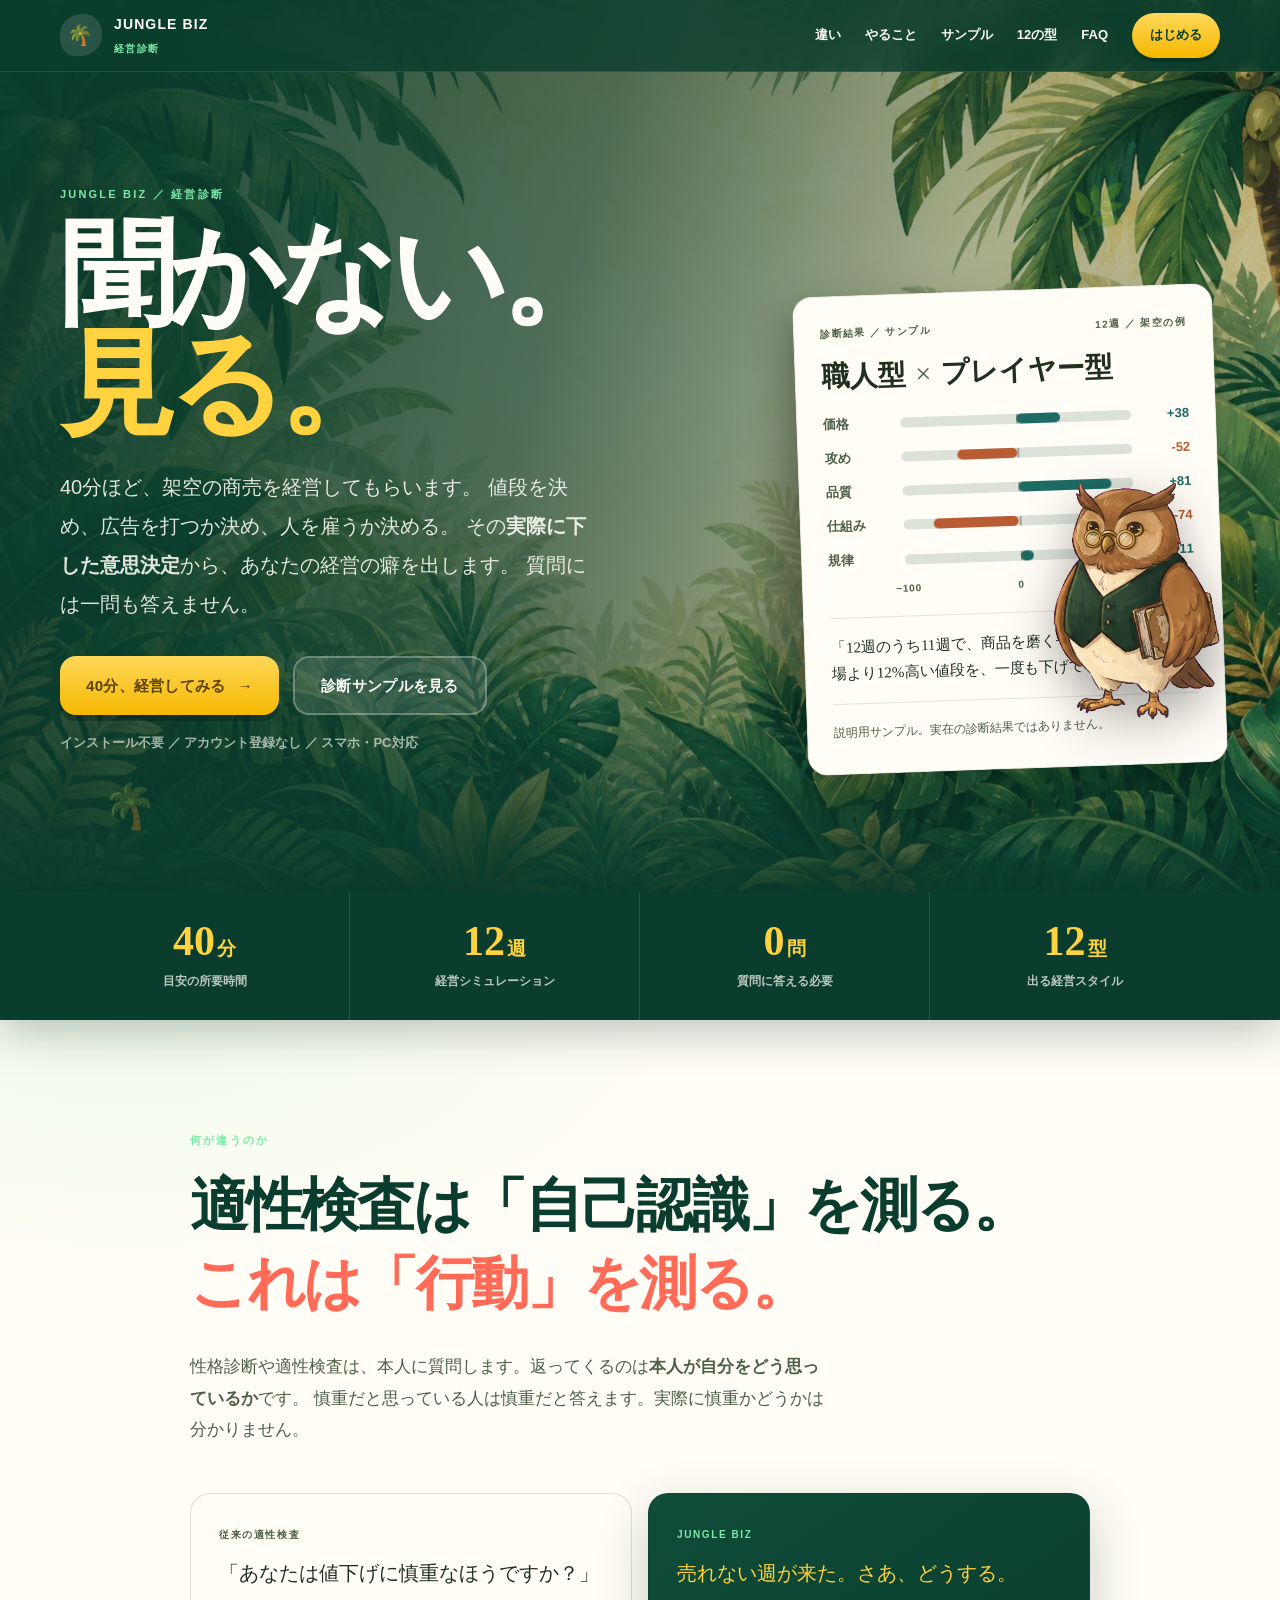
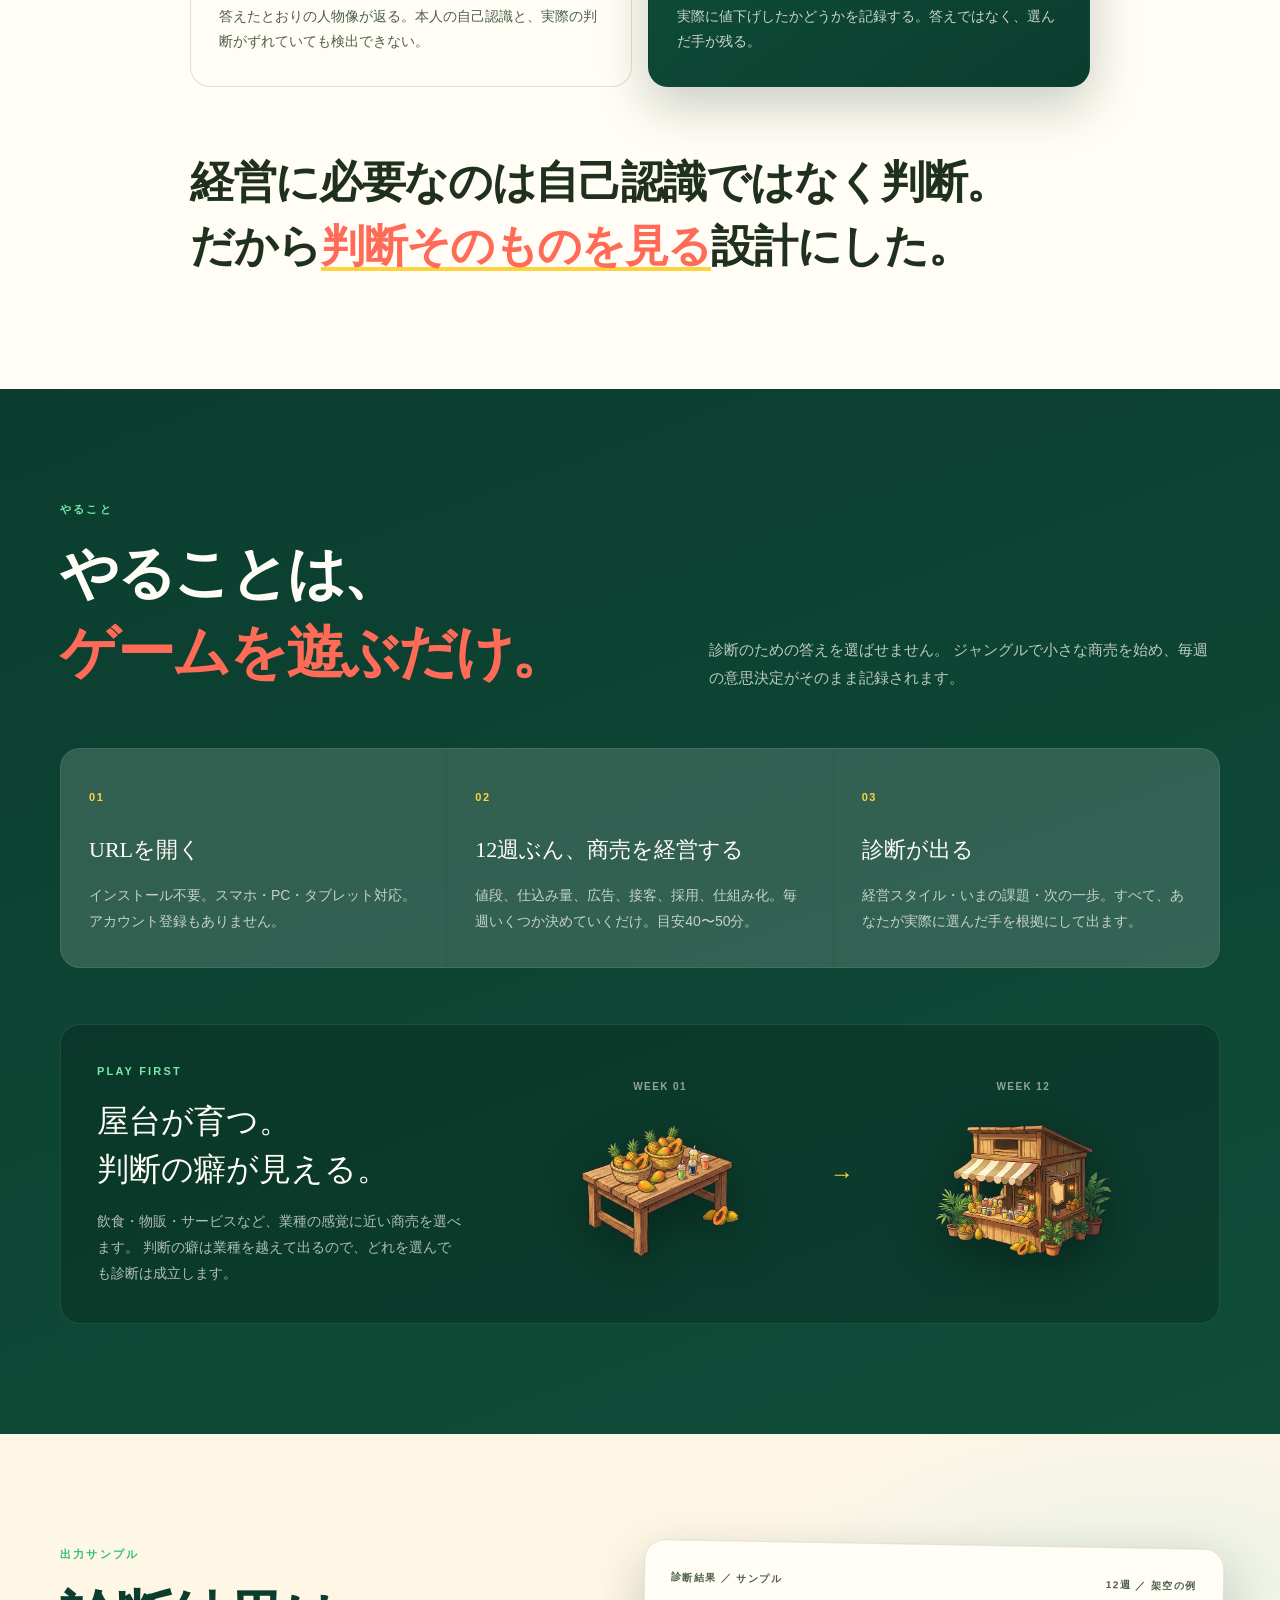
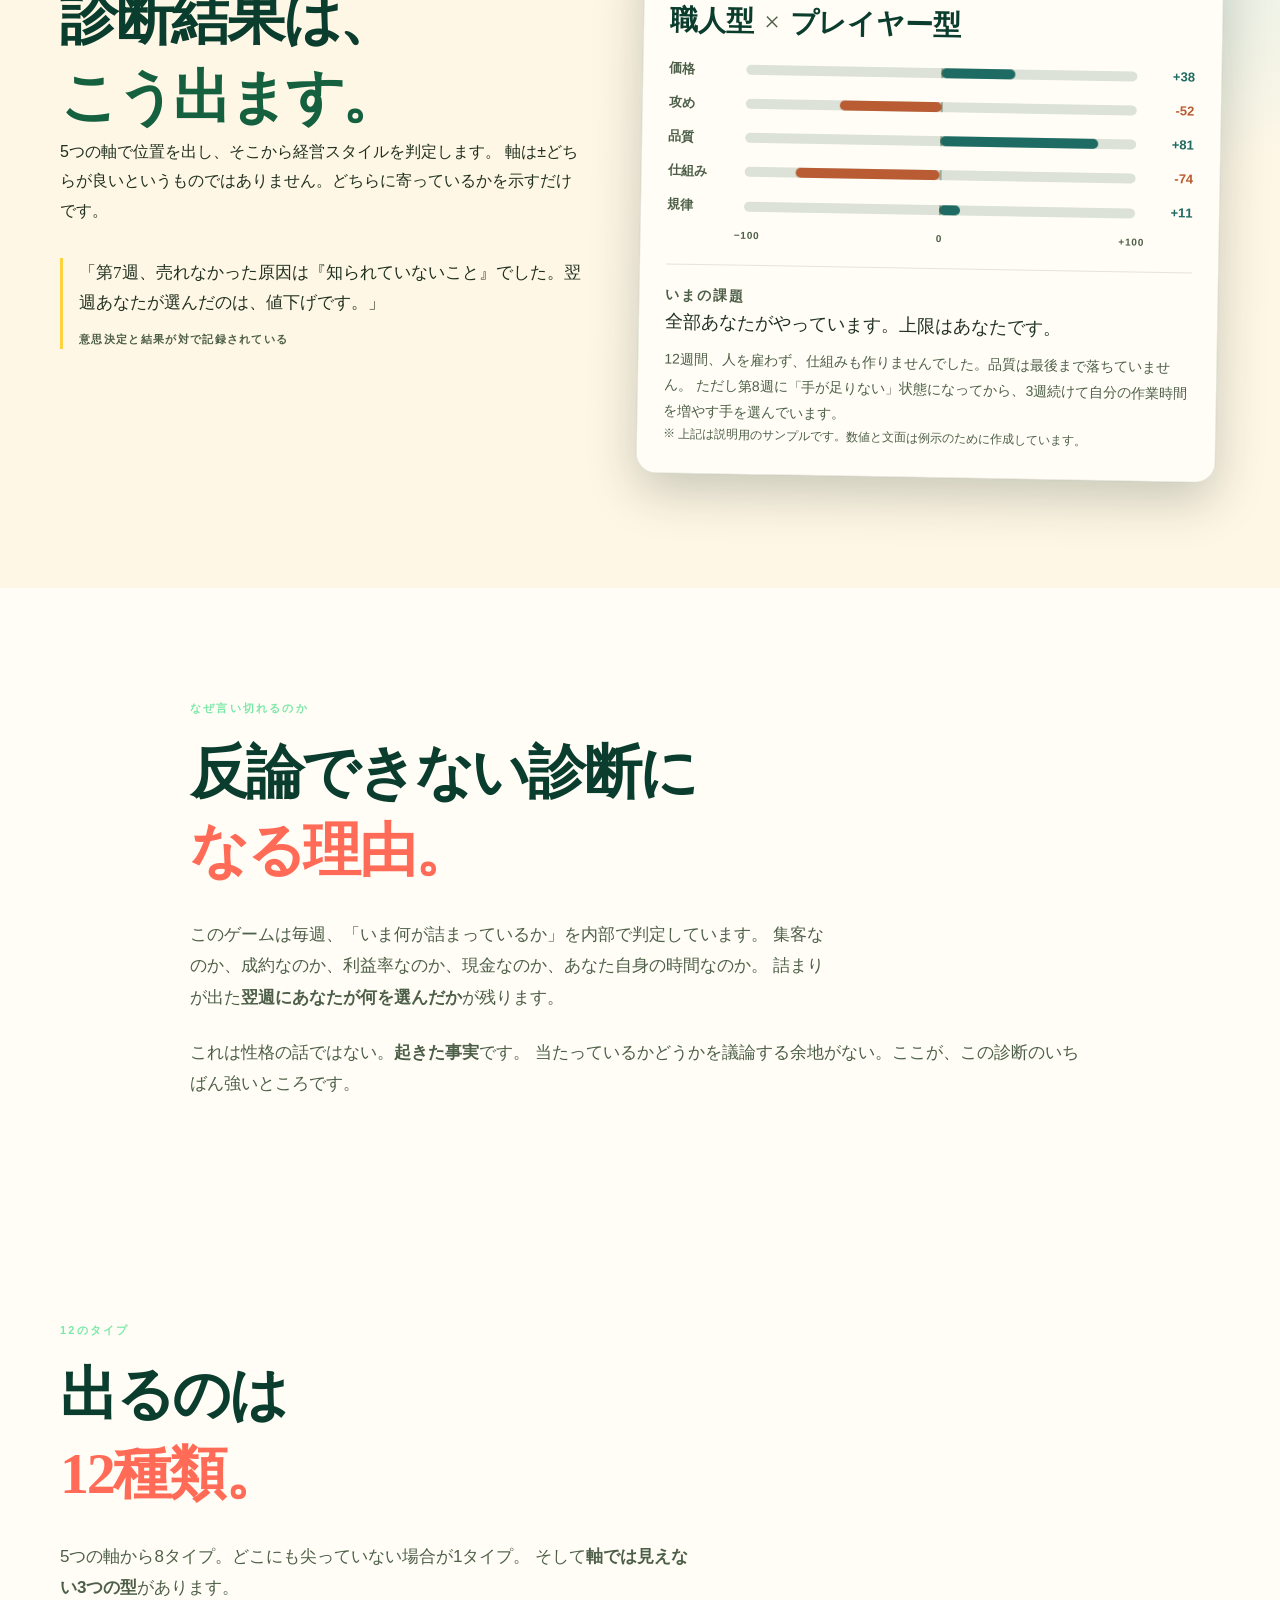
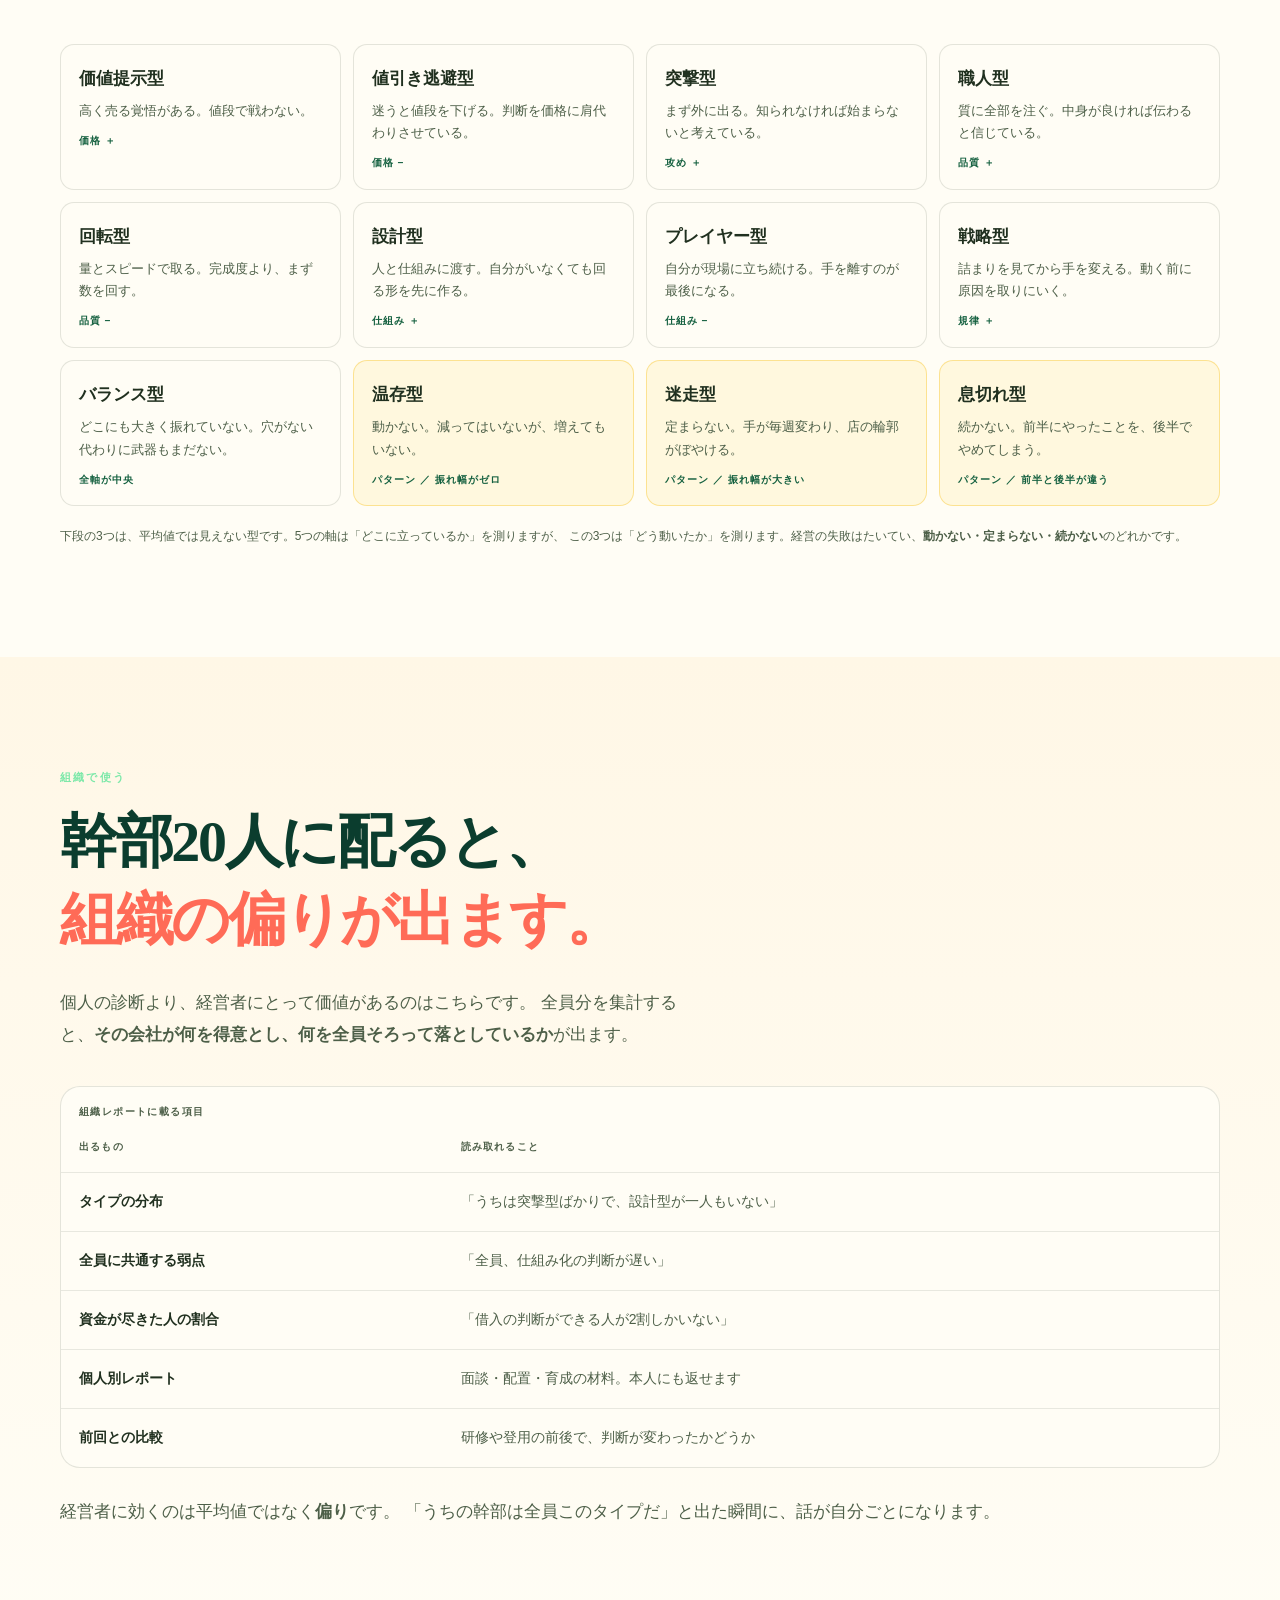
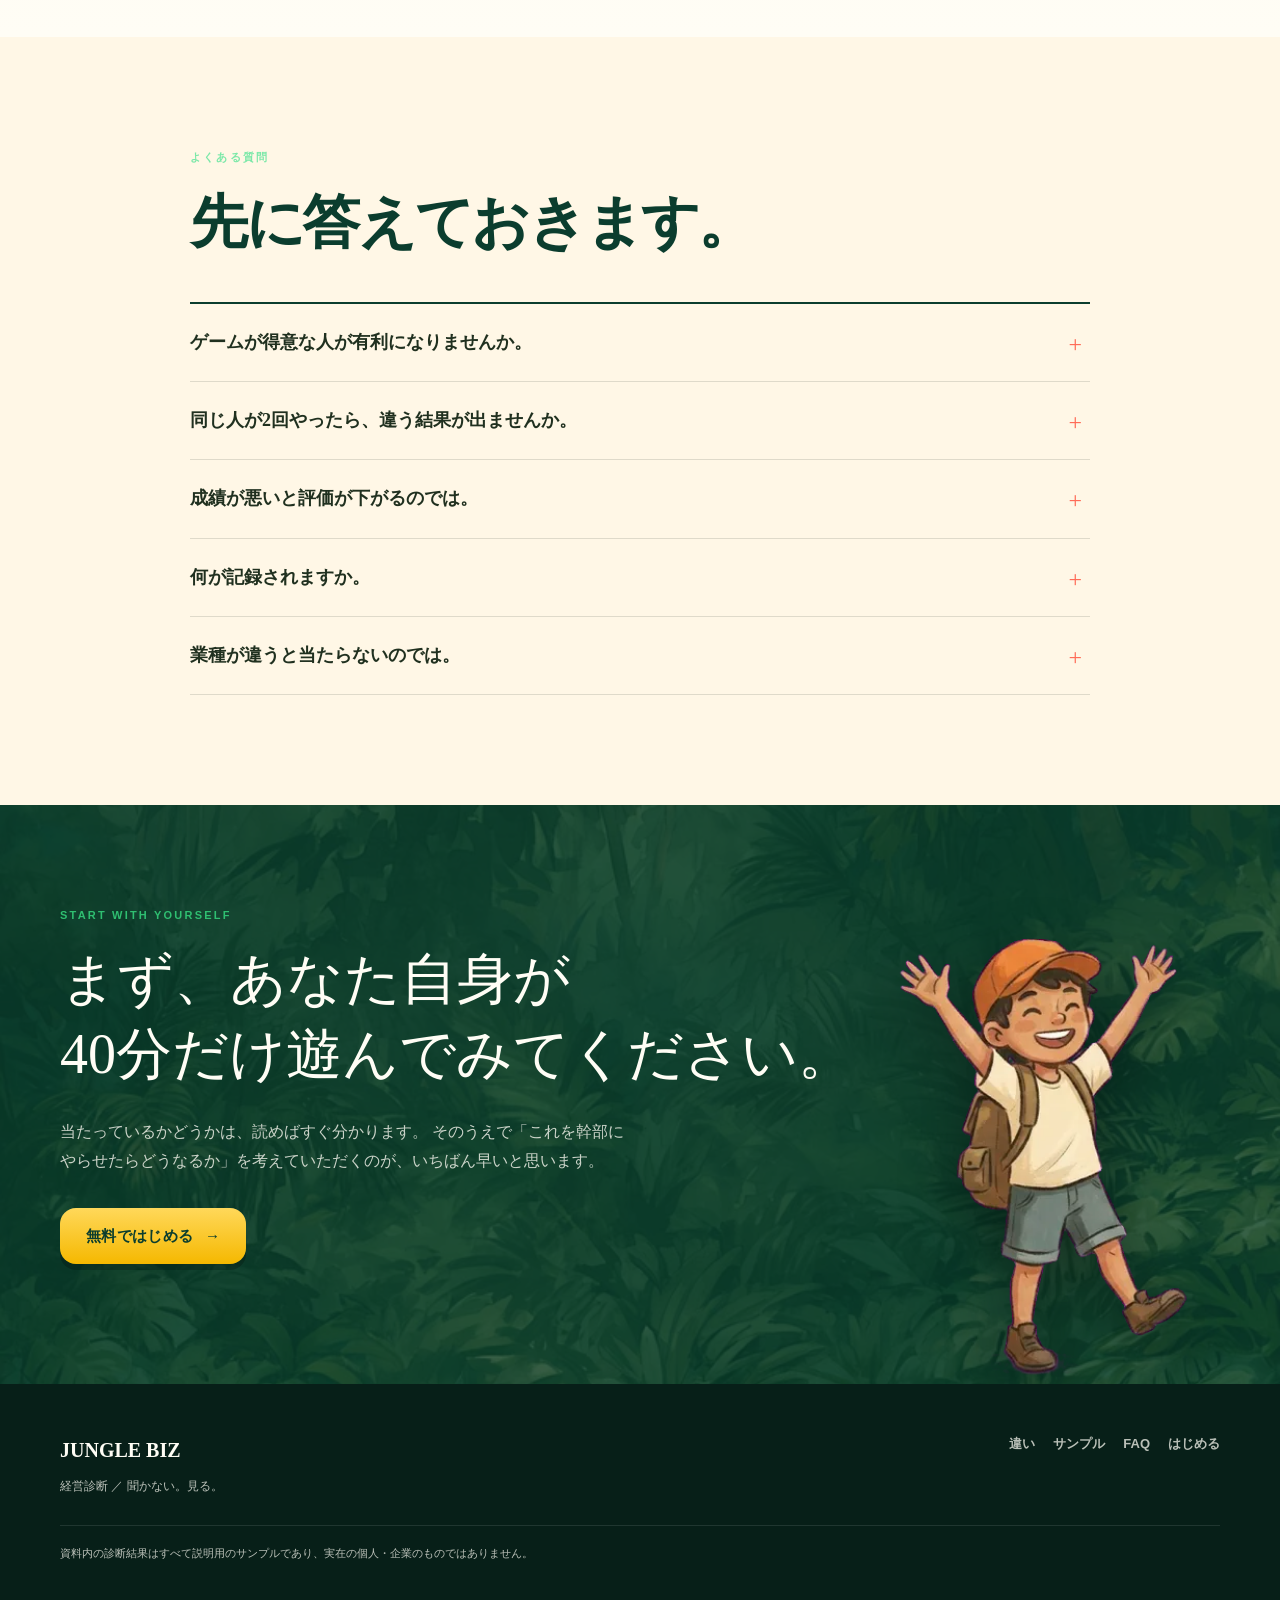
<file: index.html>
<!DOCTYPE html><html lang="ja"><head><meta charSet="utf-8"/><meta name="viewport" content="width=device-width, initial-scale=1"/><link rel="preload" href="./jungle/owl.webp" as="image"/><link rel="preload" href="./jungle/juice-s0.webp" as="image"/><link rel="preload" href="./jungle/juice-s3.webp" as="image"/><link rel="preload" href="./jungle/player-celebrate.webp" as="image"/><link rel="stylesheet" href="./landing.css" data-rsc-css-href="/_next/static/css/index.WfmlkJHw.css" data-precedence="vite-rsc/importer-resources"/><title>JUNGLE BIZ 経営診断 — 聞かない。見る。</title><meta name="description" content="40分、架空の商売を経営するだけ。質問に答えず、実際に選んだ意思決定から経営の癖を可視化する経営診断ゲーム。"/><meta property="og:title" content="JUNGLE BIZ 経営診断 — 聞かない。見る。"/><meta property="og:description" content="適性検査は自己認識を測る。これは行動を測る。"/><meta property="og:type" content="website"/><meta property="og:locale" content="ja_JP"/><meta property="og:image" content="https://tommy0369.github.io/jungle-biz/jungle/title-bg.webp"/><meta name="twitter:card" content="summary_large_image"/><meta name="twitter:title" content="JUNGLE BIZ 経営診断 — 聞かない。見る。"/><meta name="twitter:description" content="適性検査は自己認識を測る。これは行動を測る。"/><meta name="twitter:image" content="https://tommy0369.github.io/jungle-biz/jungle/title-bg.webp"/><link rel="icon" href="./jungle/owl.webp"/>
</head><body><a class="skip-link" href="#main-content">本文へ移動</a><header class="site-header"><a class="brand" href="#main-content" aria-label="JUNGLE BIZ トップへ"><span class="brand-mark" aria-hidden="true">🌴</span><span>JUNGLE BIZ<small>経営診断</small></span></a><nav aria-label="ページ内ナビゲーション"><a href="#difference">違い</a><a href="#flow">やること</a><a href="#sample">サンプル</a><a href="#types">12の型</a><a href="#faq">FAQ</a><a class="nav-cta" href="./play.html">はじめる</a></nav></header><main id="main-content"><section class="hero" aria-labelledby="hero-title"><div class="hero-bg" aria-hidden="true"><img src="./jungle/title-bg.webp" alt="" class="hero-bg-img" fetchPriority="high" decoding="async"/><div class="hero-bg-shade"></div><div class="hero-leaf hero-leaf-a">🌿</div><div class="hero-leaf hero-leaf-b">🍃</div><div class="hero-leaf hero-leaf-c">🌴</div></div><div class="hero-inner wrap"><div class="hero-copy"><p class="eyebrow">JUNGLE BIZ ／ 経営診断</p><h1 id="hero-title"><span class="ln">聞かない。</span><em class="ln accent">見る。</em></h1><p class="hero-lead">40分ほど、架空の商売を経営してもらいます。 値段を決め、広告を打つか決め、人を雇うか決める。 その<strong>実際に下した意思決定</strong>から、あなたの経営の癖を出します。 質問には一問も答えません。</p><div class="hero-actions"><a class="button primary" href="./play.html">40分、経営してみる<span aria-hidden="true">→</span></a><a class="button ghost" href="#sample">診断サンプルを見る</a></div><p class="microcopy">インストール不要 ／ アカウント登録なし ／ スマホ・PC対応</p></div><div class="hero-visual" aria-hidden="true"><div class="ticket-shadow"></div><article class="diagnosis-ticket"><div class="ticket-head"><span>診断結果 ／ サンプル</span><span>12週 ／ 架空の例</span></div><p class="ticket-verdict"><span>職人型</span><span class="x">×</span><span>プレイヤー型</span></p><div class="axes"><div class="axis"><div class="axis-name">価格</div><div class="axis-track"><div class="axis-fill p" style="left:50%;width:19%;transform-origin:left center"></div><div class="axis-zero"></div></div><div class="axis-val p">+38</div></div><div class="axis"><div class="axis-name">攻め</div><div class="axis-track"><div class="axis-fill n" style="right:50%;width:26%;transform-origin:right center"></div><div class="axis-zero"></div></div><div class="axis-val n">-52</div></div><div class="axis"><div class="axis-name">品質</div><div class="axis-track"><div class="axis-fill p" style="left:50%;width:40.5%;transform-origin:left center"></div><div class="axis-zero"></div></div><div class="axis-val p">+81</div></div><div class="axis"><div class="axis-name">仕組み</div><div class="axis-track"><div class="axis-fill n" style="right:50%;width:37%;transform-origin:right center"></div><div class="axis-zero"></div></div><div class="axis-val n">-74</div></div><div class="axis"><div class="axis-name">規律</div><div class="axis-track"><div class="axis-fill p" style="left:50%;width:5.5%;transform-origin:left center"></div><div class="axis-zero"></div></div><div class="axis-val p">+11</div></div></div><div class="poles" aria-hidden="true"><span>−100</span><span>0</span><span>+100</span></div><blockquote>「12週のうち11週で、商品を磨く手を選びました。相場より12%高い値段を、一度も下げていません。」</blockquote><small>説明用サンプル。実在の診断結果ではありません。</small></article><img class="owl" src="./jungle/owl.webp" width="338" height="454" alt=""/></div></div></section><section class="proof-bar" aria-label="概要"><div class="wrap proof-grid"><div><strong>40<small>分</small></strong><span>目安の所要時間</span></div><div><strong>12<small>週</small></strong><span>経営シミュレーション</span></div><div><strong>0<small>問</small></strong><span>質問に答える必要</span></div><div><strong>12<small>型</small></strong><span>出る経営スタイル</span></div></div></section><section class="section difference-section" id="difference"><div class="wrap narrow"><p class="section-label">何が違うのか</p><h2>適性検査は「自己認識」を測る。<br/><span>これは「行動」を測る。</span></h2><p class="section-lead left-lead">性格診断や適性検査は、本人に質問します。返ってくるのは<strong>本人が自分をどう思っているか</strong>です。 慎重だと思っている人は慎重だと答えます。実際に慎重かどうかは分かりません。</p><div class="versus"><article><p class="who">従来の適性検査</p><p class="quote">「あなたは値下げに慎重なほうですか？」</p><p class="note">答えたとおりの人物像が返る。本人の自己認識と、実際の判断がずれていても検出できない。</p></article><article class="this"><p class="who">JUNGLE BIZ</p><p class="quote">売れない週が来た。さあ、どうする。</p><p class="note">実際に値下げしたかどうかを記録する。答えではなく、選んだ手が残る。</p></article></div><p class="big-idea">経営に必要なのは自己認識ではなく判断。<br/>だから<span>判断そのものを見る</span>設計にした。</p></div></section><section class="section flow-section" id="flow"><div class="wrap"><div class="split-heading"><div><p class="section-label">やること</p><h2>やることは、<br/><span>ゲームを遊ぶだけ。</span></h2></div><p class="split-note">診断のための答えを選ばせません。 ジャングルで小さな商売を始め、毎週の意思決定がそのまま記録されます。</p></div><div class="steps"><article><span>01</span><h3>URLを開く</h3><p>インストール不要。スマホ・PC・タブレット対応。アカウント登録もありません。</p></article><article><span>02</span><h3>12週ぶん、商売を経営する</h3><p>値段、仕込み量、広告、接客、採用、仕組み化。毎週いくつか決めていくだけ。目安40〜50分。</p></article><article><span>03</span><h3>診断が出る</h3><p>経営スタイル・いまの課題・次の一歩。すべて、あなたが実際に選んだ手を根拠にして出ます。</p></article></div><div class="growth-panel"><div class="growth-copy"><p class="mini-label">PLAY FIRST</p><h3>屋台が育つ。<br/>判断の癖が見える。</h3><p>飲食・物販・サービスなど、業種の感覚に近い商売を選べます。 判断の癖は業種を越えて出るので、どれを選んでも診断は成立します。</p></div><div class="stall-stage"><div><span>WEEK 01</span><img src="./jungle/juice-s0.webp" width="1024" height="559" alt="小さなジュース屋台"/></div><b aria-hidden="true">→</b><div><span>WEEK 12</span><img src="./jungle/juice-s3.webp" width="1024" height="559" alt="成長したジュース店舗"/></div></div></div></div></section><section class="section sample-section" id="sample"><div class="wrap sample-layout"><div class="sample-copy"><p class="section-label light">出力サンプル</p><h2>診断結果は、<br/><span>こう出ます。</span></h2><p>5つの軸で位置を出し、そこから経営スタイルを判定します。 軸は±どちらが良いというものではありません。どちらに寄っているかを示すだけです。</p><div class="evidence"><p>「第7週、売れなかった原因は『知られていないこと』でした。翌週あなたが選んだのは、値下げです。」</p><span class="src">意思決定と結果が対で記録されている</span></div></div><article class="sample-card"><div class="ticket-head"><span>診断結果 ／ サンプル</span><span>12週 ／ 架空の例</span></div><p class="ticket-verdict dark"><span>職人型</span><span class="x">×</span><span>プレイヤー型</span></p><div class="axes"><div class="axis"><div class="axis-name">価格</div><div class="axis-track"><div class="axis-fill p" style="left:50%;width:19%;transform-origin:left center"></div><div class="axis-zero"></div></div><div class="axis-val p">+38</div></div><div class="axis"><div class="axis-name">攻め</div><div class="axis-track"><div class="axis-fill n" style="right:50%;width:26%;transform-origin:right center"></div><div class="axis-zero"></div></div><div class="axis-val n">-52</div></div><div class="axis"><div class="axis-name">品質</div><div class="axis-track"><div class="axis-fill p" style="left:50%;width:40.5%;transform-origin:left center"></div><div class="axis-zero"></div></div><div class="axis-val p">+81</div></div><div class="axis"><div class="axis-name">仕組み</div><div class="axis-track"><div class="axis-fill n" style="right:50%;width:37%;transform-origin:right center"></div><div class="axis-zero"></div></div><div class="axis-val n">-74</div></div><div class="axis"><div class="axis-name">規律</div><div class="axis-track"><div class="axis-fill p" style="left:50%;width:5.5%;transform-origin:left center"></div><div class="axis-zero"></div></div><div class="axis-val p">+11</div></div></div><div class="poles" aria-hidden="true"><span>−100</span><span>0</span><span>+100</span></div><div class="finding"><p class="finding-label">いまの課題</p><h4>全部あなたがやっています。上限はあなたです。</h4><p>12週間、人を雇わず、仕組みも作りませんでした。品質は最後まで落ちていません。 ただし第8週に「手が足りない」状態になってから、3週続けて自分の作業時間を増やす手を選んでいます。</p></div><p class="fine">※ 上記は説明用のサンプルです。数値と文面は例示のために作成しています。</p></article></div></section><section class="section evidence-section"><div class="wrap narrow"><p class="section-label">なぜ言い切れるのか</p><h2>反論できない診断に<br/><span>なる理由。</span></h2><p class="section-lead left-lead">このゲームは毎週、「いま何が詰まっているか」を内部で判定しています。 集客なのか、成約なのか、利益率なのか、現金なのか、あなた自身の時間なのか。 詰まりが出た<strong>翌週にあなたが何を選んだか</strong>が残ります。</p><p class="closing-line">これは性格の話ではない。<strong>起きた事実</strong>です。 当たっているかどうかを議論する余地がない。ここが、この診断のいちばん強いところです。</p></div></section><section class="section types-section" id="types"><div class="wrap"><p class="section-label">12のタイプ</p><h2>出るのは<br/><span>12種類。</span></h2><p class="section-lead left-lead">5つの軸から8タイプ。どこにも尖っていない場合が1タイプ。 そして<strong>軸では見えない3つの型</strong>があります。</p><div class="types-grid"><article><p class="type-name">価値提示型</p><p class="type-desc">高く売る覚悟がある。値段で戦わない。</p><p class="type-axis">価格 ＋</p></article><article><p class="type-name">値引き逃避型</p><p class="type-desc">迷うと値段を下げる。判断を価格に肩代わりさせている。</p><p class="type-axis">価格 −</p></article><article><p class="type-name">突撃型</p><p class="type-desc">まず外に出る。知られなければ始まらないと考えている。</p><p class="type-axis">攻め ＋</p></article><article><p class="type-name">職人型</p><p class="type-desc">質に全部を注ぐ。中身が良ければ伝わると信じている。</p><p class="type-axis">品質 ＋</p></article><article><p class="type-name">回転型</p><p class="type-desc">量とスピードで取る。完成度より、まず数を回す。</p><p class="type-axis">品質 −</p></article><article><p class="type-name">設計型</p><p class="type-desc">人と仕組みに渡す。自分がいなくても回る形を先に作る。</p><p class="type-axis">仕組み ＋</p></article><article><p class="type-name">プレイヤー型</p><p class="type-desc">自分が現場に立ち続ける。手を離すのが最後になる。</p><p class="type-axis">仕組み −</p></article><article><p class="type-name">戦略型</p><p class="type-desc">詰まりを見てから手を変える。動く前に原因を取りにいく。</p><p class="type-axis">規律 ＋</p></article><article><p class="type-name">バランス型</p><p class="type-desc">どこにも大きく振れていない。穴がない代わりに武器もまだない。</p><p class="type-axis">全軸が中央</p></article><article class="pattern"><p class="type-name">温存型</p><p class="type-desc">動かない。減ってはいないが、増えてもいない。</p><p class="type-axis">パターン ／ 振れ幅がゼロ</p></article><article class="pattern"><p class="type-name">迷走型</p><p class="type-desc">定まらない。手が毎週変わり、店の輪郭がぼやける。</p><p class="type-axis">パターン ／ 振れ幅が大きい</p></article><article class="pattern"><p class="type-name">息切れ型</p><p class="type-desc">続かない。前半にやったことを、後半でやめてしまう。</p><p class="type-axis">パターン ／ 前半と後半が違う</p></article></div><p class="fine types-note">下段の3つは、平均値では見えない型です。5つの軸は「どこに立っているか」を測りますが、 この3つは「どう動いたか」を測ります。経営の失敗はたいてい、<strong>動かない・定まらない・続かない</strong>のどれかです。</p></div></section><section class="section org-section"><div class="wrap"><p class="section-label">組織で使う</p><h2>幹部20人に配ると、<br/><span>組織の偏りが出ます。</span></h2><p class="section-lead left-lead">個人の診断より、経営者にとって価値があるのはこちらです。 全員分を集計すると、<strong>その会社が何を得意とし、何を全員そろって落としているか</strong>が出ます。</p><div class="table-wrap"><table><caption>組織レポートに載る項目</caption><thead><tr><th>出るもの</th><th>読み取れること</th></tr></thead><tbody><tr><td>タイプの分布</td><td>「うちは突撃型ばかりで、設計型が一人もいない」</td></tr><tr><td>全員に共通する弱点</td><td>「全員、仕組み化の判断が遅い」</td></tr><tr><td>資金が尽きた人の割合</td><td>「借入の判断ができる人が2割しかいない」</td></tr><tr><td>個人別レポート</td><td>面談・配置・育成の材料。本人にも返せます</td></tr><tr><td>前回との比較</td><td>研修や登用の前後で、判断が変わったかどうか</td></tr></tbody></table></div><p class="org-closer">経営者に効くのは平均値ではなく<strong>偏り</strong>です。 「うちの幹部は全員このタイプだ」と出た瞬間に、話が自分ごとになります。</p></div></section><section class="section faq-section" id="faq"><div class="wrap narrow"><p class="section-label">よくある質問</p><h2>先に答えておきます。</h2><div class="faq-list"><details><summary>ゲームが得意な人が有利になりませんか。</summary><p>操作の速さや反射神経は一切関係ありません。毎週いくつか選ぶだけで、時間制限もありません。測っているのは上手さではなく、選び方の偏りです。</p></details><details><summary>同じ人が2回やったら、違う結果が出ませんか。</summary><p>そこは重視して作っています。12種類の戦略パターンを機械で何百回も走らせ、同じ戦略なら同じタイプが出るかを毎回測りながら調整しています。ぶれる軸は出さない方針です。</p></details><details><summary>成績が悪いと評価が下がるのでは。</summary><p>これは優劣をつける道具ではありません。軸に良い側・悪い側はなく、職人型が設計型より優れているということもありません。人事評価そのものに直結させることは想定していません。</p></details><details><summary>何が記録されますか。</summary><p>毎週の意思決定（値段・仕込み・広告・選んだ行動）と、その結果です。個人を特定する情報は、法人としてお使いいただく場合に、企業側と本人へ用途を明示したうえでのみ結びつけます。個人でお試しの場合は、既定で記録は共有されません。</p></details><details><summary>業種が違うと当たらないのでは。</summary><p>判断の癖は業種を越えます。値段を下げて逃げるか、人に任せられるか、詰まりを見てから動くか。どの商売でも同じことを問われます。業種に合わせた専用版の制作も可能です。</p></details></div></div></section><section class="final-cta"><img src="./jungle/player-celebrate.webp" width="308" height="454" alt="" aria-hidden="true" class="final-char"/><div class="wrap final-inner"><p class="section-label light">START WITH YOURSELF</p><h2>まず、あなた自身が<br/>40分だけ遊んでみてください。</h2><p>当たっているかどうかは、読めばすぐ分かります。 そのうえで「これを幹部にやらせたらどうなるか」を考えていただくのが、いちばん早いと思います。</p><a class="button primary bright" href="./play.html">無料ではじめる<span aria-hidden="true">→</span></a></div></section></main><footer><div class="wrap footer-grid"><div><strong>JUNGLE BIZ</strong><p>経営診断 ／ 聞かない。見る。</p></div><div class="footer-links"><a href="#difference">違い</a><a href="#sample">サンプル</a><a href="#faq">FAQ</a><a href="./play.html">はじめる</a></div></div><div class="wrap footer-note">資料内の診断結果はすべて説明用のサンプルであり、実在の個人・企業のものではありません。</div></footer><div class="mobile-sticky" aria-label="クイックアクション"><a class="button primary bright" href="./play.html">40分、経営してみる</a></div></body></html>
</file>
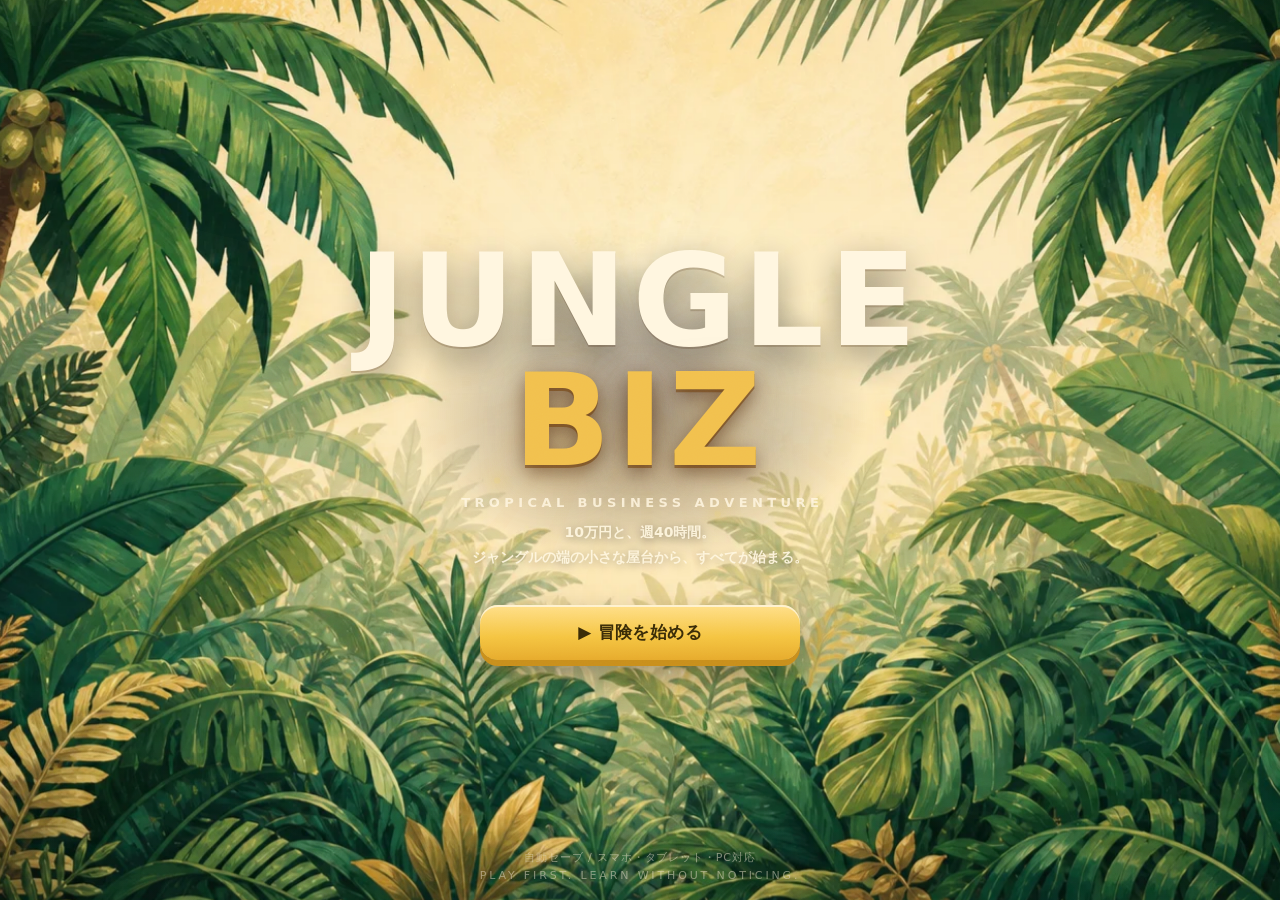
<file: game.html>
<!DOCTYPE html>
<html lang="ja">
<head>
<meta charset="UTF-8" />
<!-- viewport-fit=cover が無いと env(safe-area-inset-*) が常に 0 になり、
     セーフエリアを避けている13箇所の指定がすべて無効化される（ホームインジケータや
     ノッチに下部UIが潜り込む）。cover を付けて初めてそれらが機能する。 -->
<meta name="viewport" content="width=device-width, initial-scale=1.0, viewport-fit=cover" />
<meta name="theme-color" content="#0b3d2e" />
<title>🌴 JUNGLE BIZ — ゼロから始めるジャングル経営サバイバル</title>
<style>
/* =========================================================================
   JUNGLE BIZ — スタイル
   デザイン方針: Tropical / Casual / Playful / Premium。
   「難しい経営シミュレーター」ではなく「かわいいジャングルゲーム」に見せる。
   ========================================================================= */
:root{
  --leaf-900:#0b3d2e; --leaf-800:#0f4d39; --leaf-700:#14603f;
  --leaf-500:#2fbf71; --leaf-400:#3ddc84; --leaf-300:#7be8a8;
  --banana:#ffd23f; --banana-600:#f5b800;
  --coral:#ff6b57; --coral-600:#e6503c;
  --sky:#4cc9f0; --sky-600:#2aa9d6;
  --grape:#9d7bff;
  --cream:#fffdf5; --cream-2:#fff7e6;
  --ink:#20301f; --ink-soft:#4d5f48;
  --card-shadow:0 10px 26px rgba(3,30,18,.28);
  --radius:20px;
  --good:#2fbf71; --warn:#f5a623; --danger:#ff5252;
  --font: -apple-system, BlinkMacSystemFont, "Hiragino Sans", "Hiragino Kaku Gothic ProN", "Noto Sans JP", "Yu Gothic", Meiryo, sans-serif;
}
*{box-sizing:border-box; -webkit-tap-highlight-color:transparent;}
html,body{margin:0; padding:0;}
body{
  font-family:var(--font);
  color:var(--ink);
  background:
    radial-gradient(1200px 600px at 15% -10%, rgba(61,220,132,.18), transparent 60%),
    radial-gradient(900px 500px at 110% 10%, rgba(76,201,240,.12), transparent 55%),
    linear-gradient(160deg, var(--leaf-900), var(--leaf-800) 55%, #0a2c22);
  min-height:100vh;
  -webkit-font-smoothing:antialiased;
  overflow-x:hidden;
}
/* うっすら葉っぱ模様 */
body::before{
  content:""; position:fixed; inset:0; pointer-events:none; opacity:.06; z-index:0;
  background-image:radial-gradient(circle at 20% 30%, #fff 2px, transparent 3px),
    radial-gradient(circle at 70% 60%, #fff 2px, transparent 3px),
    radial-gradient(circle at 45% 85%, #fff 2px, transparent 3px);
  background-size:180px 180px, 220px 220px, 260px 260px;
}
#app,#modal-root{position:relative; z-index:1;}
.wrap{max-width:720px; margin:0 auto; padding:16px 14px 120px;}
.hidden{display:none !important;}

/* ---- 汎用 ---- */
.card{background:var(--cream); border-radius:var(--radius); box-shadow:var(--card-shadow); padding:16px;}
.btn{
  appearance:none; border:none; cursor:pointer; font-family:var(--font);
  font-weight:800; border-radius:16px; padding:14px 18px; font-size:16px;
  background:var(--leaf-500); color:#fff; box-shadow:0 5px 0 rgba(0,0,0,.18); transition:transform .08s, box-shadow .08s, filter .1s;
  touch-action:manipulation;
}
.btn:active{transform:translateY(3px); box-shadow:0 2px 0 rgba(0,0,0,.18);}
.btn:disabled{filter:grayscale(.6) brightness(.9); opacity:.6; cursor:not-allowed;}
.btn.big{width:100%; padding:18px; font-size:19px; border-radius:20px;}
.btn.banana{background:linear-gradient(180deg,#ffd85a,#f5b800); color:#5b4200; box-shadow:0 5px 0 #cf9b00;}
.btn.coral{background:linear-gradient(180deg,#ff7d6b,#e6503c); box-shadow:0 5px 0 #b83a29;}
/* B-3 水色は明るいので白文字だとコントラスト1.66。banana と同じく濃い文字を載せる（最悪5.47） */
.btn.sky{background:linear-gradient(180deg,#6fd6f5,#2aa9d6); color:#052b3c; box-shadow:0 5px 0 #1f86ab;}
/* .ghost は「暗い背景の上」専用。明るいカードに置くと白文字が消える（B-4 の原因） */
.btn.ghost{background:rgba(255,255,255,.14); color:#fff; box-shadow:none; border:2px solid rgba(255,255,255,.25);}
/* B-4 明るいカードの上に置く控えめボタン。.ghost の明背景版（比14.1） */
.btn.outline{background:#fff; color:var(--ink); box-shadow:0 3px 0 rgba(0,0,0,.10);
  border:2px solid rgba(32,48,31,.22);}
/* モーダルの地は cream。この中の .ghost は白文字が消える（比1.02＝「閉じる」が見えない）。
   個別に張り替えるのではなく、明るい地の側で面倒を見る。 */
.modal .btn.ghost, .card .btn.ghost{
  background:#fff; color:var(--ink); border-color:rgba(32,48,31,.22);
  box-shadow:0 3px 0 rgba(0,0,0,.10);}
.btn.small{padding:9px 12px; font-size:14px; border-radius:12px; box-shadow:0 3px 0 rgba(0,0,0,.18);}
.btn.small:active{transform:translateY(2px); box-shadow:0 1px 0 rgba(0,0,0,.18);}
.row{display:flex; gap:10px;} .row.wrap{flex-wrap:wrap;}
.center{text-align:center;}
.muted{color:var(--ink-soft);}
.pill{display:inline-flex; align-items:center; gap:6px; padding:5px 11px; border-radius:999px; font-weight:800; font-size:12px; background:var(--cream-2); color:var(--ink-soft);}
h1,h2,h3{margin:0;}
.tabnum{font-variant-numeric:tabular-nums; font-feature-settings:"tnum";}

/* ---- タイトル ---- */
.title-screen{min-height:100vh; display:flex; flex-direction:column; justify-content:center; align-items:center; text-align:center; padding:24px 18px 60px;}
.logo{font-size:clamp(44px,13vw,88px); font-weight:900; letter-spacing:-2px; color:#fff; line-height:.95;
  text-shadow:0 4px 0 rgba(0,0,0,.25), 0 0 30px rgba(61,220,132,.5);}
.logo .biz{color:var(--banana);}
.sub{color:var(--leaf-300); font-weight:800; margin-top:10px; font-size:clamp(14px,4vw,19px);}
.tagline{color:#e9fff2; opacity:.85; margin:22px auto 0; max-width:420px; line-height:1.7; font-size:15px;}
.float-emoji{position:absolute; font-size:34px; opacity:.5; animation:floaty 6s ease-in-out infinite;}
@keyframes floaty{0%,100%{transform:translateY(0) rotate(-6deg)} 50%{transform:translateY(-18px) rotate(6deg)}}

/* ---- KPIグリッド ---- */
.kpi-grid{display:grid; grid-template-columns:repeat(3,1fr); gap:10px;}
.kpi{background:var(--cream); border-radius:16px; padding:12px 10px; text-align:center; box-shadow:var(--card-shadow); position:relative; overflow:hidden;}
.kpi .lbl{font-size:11px; font-weight:800; color:var(--ink-soft); letter-spacing:.04em; display:flex; gap:4px; justify-content:center; align-items:center;}
.kpi .val{font-size:clamp(18px,5.4vw,24px); font-weight:900; margin-top:3px; line-height:1;}
.kpi .val small{font-size:13px; font-weight:800;}
.kpi .trend{font-size:11px; font-weight:800; margin-top:3px;}
.up{color:var(--good);} .down{color:var(--danger);} .flat{color:var(--ink-soft);}
.kpi.hero{grid-column:span 3; display:flex; justify-content:space-around; align-items:center; background:linear-gradient(120deg,#12603f,#0f4d39); color:#fff;}
.kpi.hero .val{color:#fff;} .kpi.hero .lbl{color:var(--leaf-300);}
.kpi.hero .sep{width:1px; align-self:stretch; background:rgba(255,255,255,.15);}

/* ---- ヘッダーバー ---- */
.topbar{display:flex; align-items:center; justify-content:space-between; margin-bottom:12px; color:#fff;}
.week-badge{font-weight:900; font-size:20px; display:flex; align-items:center; gap:8px;}
.week-badge .area{font-size:11px; font-weight:800; color:var(--leaf-300); display:block; margin-top:-2px;}
.lvl-chip{background:var(--banana); color:#5b4200; font-weight:900; padding:5px 11px; border-radius:999px; font-size:12px;}
.xpbar{height:7px; background:rgba(255,255,255,.16); border-radius:99px; overflow:hidden; margin-top:6px;}
.xpbar>i{display:block; height:100%; background:linear-gradient(90deg,var(--banana),var(--leaf-400)); border-radius:99px; transition:width .5s;}

/* ---- セクション見出し ---- */
.sec-h{color:#fff; font-weight:900; font-size:15px; margin:18px 4px 8px; display:flex; align-items:center; gap:7px;}
.sec-h .hint{font-size:11px; font-weight:800; color:var(--leaf-300); margin-left:auto;}

/* ---- 時間バジェット ---- */
.time-wrap{background:linear-gradient(120deg,#173d2c,#12331f); border-radius:16px; padding:12px 14px; color:#fff; box-shadow:var(--card-shadow);}
.time-top{display:flex; justify-content:space-between; align-items:baseline; font-weight:900;}
.time-top b{font-size:22px;} .time-top small{color:var(--leaf-300); font-weight:800;}
.time-bar{height:14px; background:rgba(0,0,0,.3); border-radius:99px; overflow:hidden; margin-top:8px; display:flex;}
.time-bar>i{height:100%; transition:width .3s;}
.time-bar>i.used{background:repeating-linear-gradient(45deg,var(--banana),var(--banana) 8px,#f5b800 8px,#f5b800 16px);}
.time-bar>i.over{background:var(--danger);}

/* ---- アクションカード ---- */
.act-grid{display:grid; grid-template-columns:repeat(2,1fr); gap:10px;}
.act{background:var(--cream); border-radius:16px; padding:12px; box-shadow:var(--card-shadow); text-align:left; position:relative; border:3px solid transparent; transition:border-color .12s, transform .08s;}
.act .emo{font-size:26px;}
.act .nm{font-weight:900; font-size:15px; margin-top:2px;}
.act .ds{font-size:11px; color:var(--ink-soft); line-height:1.35; margin-top:2px; min-height:29px;}
.act .cost{display:inline-block; margin-top:6px; font-size:11px; font-weight:900; color:var(--leaf-700); background:var(--cream-2); padding:3px 8px; border-radius:8px;}
.act.on{border-color:var(--leaf-400); background:#f2fff7;}
.act.on::after{content:"✓"; position:absolute; top:8px; right:10px; background:var(--leaf-500); color:#fff; width:24px; height:24px; border-radius:50%; display:grid; place-items:center; font-weight:900; font-size:14px;}
.act.locked{opacity:.5; filter:grayscale(.7);}
.act .stepper{display:flex; align-items:center; gap:8px; margin-top:8px;}
/* B-1 仕込み回数の増減は最頻操作。タップ下限44pxを満たす（Fitts's Law）。
      flex で潰されると 44 を割るので、縮まないよう固定する。 */
.act .stepper button{flex:0 0 44px; width:44px; height:44px; border-radius:13px; border:none; font-weight:900; font-size:20px; background:var(--leaf-500); color:#fff;}
.act .stepper .cnt{flex:1 1 auto; min-width:0; font-weight:900; text-align:center; font-size:13px; line-height:1.2;}

/* 価格・広告コントロール */
.ctrl{background:var(--cream); border-radius:16px; padding:14px; box-shadow:var(--card-shadow); margin-bottom:10px;}
.ctrl .hd{display:flex; justify-content:space-between; align-items:center; font-weight:900;}
.ctrl .hd .big{font-size:22px; color:var(--leaf-700);}
/* 価格の直接入力。スライダーで大づかみ、ここで詰める */
.price-edit{display:inline-flex; align-items:baseline; gap:2px; font-size:18px;
  font-weight:900; color:var(--leaf-700);}
.pinput{
  width:5.2em; min-height:44px;          /* B-2と同じくタップ下限44pxを満たす */
  font:inherit; font-size:22px; font-weight:900; color:var(--leaf-700);
  text-align:right; background:#fff; border:2px solid var(--leaf-300); border-radius:10px;
  padding:2px 8px; -moz-appearance:textfield;
}
.pinput:focus{outline:none; border-color:var(--leaf-700); box-shadow:0 0 0 3px rgba(47,158,95,.18);}
.pinput::-webkit-outer-spin-button, .pinput::-webkit-inner-spin-button{
  -webkit-appearance:none; margin:0;
}
/* B-2 見た目の帯は10pxのまま、当たり判定だけ44pxに広げる。
      トラックは擬似要素で描くので、input 自身の高さは触れる面積として使える。 */
.slider{width:100%; margin-top:6px; -webkit-appearance:none; height:44px;
  background:transparent; outline:none; cursor:pointer;}
.slider::-webkit-slider-runnable-track{height:10px; border-radius:99px;
  background:linear-gradient(90deg,var(--sky),var(--banana),var(--coral));}
.slider::-moz-range-track{height:10px; border-radius:99px;
  background:linear-gradient(90deg,var(--sky),var(--banana),var(--coral));}
.slider::-webkit-slider-thumb{-webkit-appearance:none; width:30px; height:30px; border-radius:50%; background:#fff; border:4px solid var(--leaf-500); box-shadow:0 3px 8px rgba(0,0,0,.3); cursor:pointer; margin-top:-10px;}
.slider::-moz-range-thumb{width:26px; height:26px; border-radius:50%; background:#fff; border:4px solid var(--leaf-500);}
.slider:focus-visible::-webkit-slider-thumb{outline:3px solid var(--leaf-700); outline-offset:2px;}
.tiers{display:grid; grid-template-columns:repeat(4,1fr); gap:8px; margin-top:10px;}
.tier{padding:12px 4px; border-radius:12px; border:3px solid #e7e0cf; background:#fff; font-weight:900; font-size:13px; text-align:center; cursor:pointer;}
.tier small{display:block; font-size:10px; color:var(--ink-soft); font-weight:800;}
.tier.on{border-color:var(--coral); background:#fff2ef; color:var(--coral-600);}

/* ---- キャラ吹き出し ---- */
.speech{display:flex; gap:10px; align-items:flex-start; background:var(--cream); border-radius:16px; padding:12px 14px; box-shadow:var(--card-shadow); animation:pop .3s ease;}
.speech .ava{font-size:34px; flex:0 0 auto; line-height:1;}
/* OWL は絵文字ではなく立ち絵で出す。決算のように感情が動く場面に絵文字が座っていると、
   プレイヤーはそこへ感情を預けられない。素材は正規化済みで表情を変えても位置がズレない。
   ——立ち絵側は width:100% を持つので、寸法はこのラッパーで決める（!important を使わない）。 */
.speech .ava .avaimg{display:block; width:54px; margin:-8px -2px -6px;
  filter:drop-shadow(1px 4px 6px rgba(40,28,12,.28));
  /* 立ち絵が完全に止まっていると人形に見える。呼吸だけ入れる（足元を軸にして浮かせない）。
     CHARACTER_PACK：プレイヤーが見ている時間の8割はアイドル。 */
  transform-origin:50% 94%; animation:jzBreath 3.4s ease-in-out infinite;}
@media (prefers-reduced-motion: reduce){ .speech .ava .avaimg{animation:none;} }
.speech .bub{font-size:13.5px; line-height:1.55;}
.speech .bub b{color:var(--leaf-700);}

/* ---- モーダル ---- */
.overlay{position:fixed; inset:0; background:rgba(4,20,12,.62); backdrop-filter:blur(3px); display:flex; align-items:center; justify-content:center; padding:16px; z-index:50;}
.modal{background:var(--cream); border-radius:26px; width:100%; max-width:460px; max-height:92vh; overflow-y:auto; box-shadow:0 20px 60px rgba(0,0,0,.5); animation:pop .28s cubic-bezier(.2,1.2,.4,1);}
.modal .mhead{padding:20px 20px 6px; text-align:center;}
.modal .mbig{font-size:44px; line-height:1; margin-bottom:6px;}
.modal .mtit{font-size:20px; font-weight:900;}
.modal .mbody{padding:8px 20px 20px;}
@keyframes pop{from{transform:scale(.9); opacity:0} to{transform:scale(1); opacity:1}}

/* イベント選択肢 */
.choice{width:100%; text-align:left; background:#fff; border:3px solid #e7e0cf; border-radius:14px; padding:13px 14px; margin-top:9px; font-weight:800; font-size:14.5px; cursor:pointer; transition:border-color .1s, transform .06s;}
.choice:active{transform:scale(.99);}
.choice:hover{border-color:var(--leaf-400);}
.choice .cd{font-size:12px; font-weight:700; color:var(--ink-soft); margin-top:3px;}
.choice .k{display:inline-block; background:var(--leaf-500); color:#fff; width:22px; height:22px; border-radius:7px; text-align:center; line-height:22px; margin-right:8px; font-weight:900;}

/* 決算表 */
.pl{margin-top:6px;}
.pl .r{display:flex; justify-content:space-between; padding:8px 2px; border-bottom:1px dashed #e6dfce; font-size:15px;}
.pl .r b{font-weight:900;} .pl .r .tabnum{font-weight:800;}
.pl .r.total{border-bottom:none; border-top:3px solid var(--ink); margin-top:4px; padding-top:11px; font-size:18px;}
.pl .r.sub{color:var(--ink-soft); font-size:13.5px;}
.deltapill{font-size:12px; font-weight:900; padding:2px 7px; border-radius:8px; margin-left:6px;}
.deltapill.up{background:#e4f8ed; color:var(--good);} .deltapill.down{background:#ffe9e9; color:var(--danger);}

/* バッジ */
.badge-pop{font-size:64px; animation:badgepop .6s cubic-bezier(.2,1.4,.4,1);}
@keyframes badgepop{0%{transform:scale(0) rotate(-30deg)}70%{transform:scale(1.25) rotate(8deg)}100%{transform:scale(1) rotate(0)}}

/* レーダーチャート最終画面 */
.final-score{display:grid; grid-template-columns:repeat(3,1fr); gap:8px; margin-top:14px;}
.fs{background:#fff; border-radius:12px; padding:10px 6px; text-align:center; box-shadow:0 4px 10px rgba(0,0,0,.08);}
.fs .n{font-size:11px; font-weight:800; color:var(--ink-soft);}
.fs .v{font-size:22px; font-weight:900;}

/* 小さなラインチャート */
.chart{width:100%; height:120px; display:block; background:#fff; border-radius:12px; margin-top:6px;}

/* フローティング下部バー */
.gobar{position:fixed; left:0; right:0; bottom:0; z-index:30; padding:12px 14px calc(12px + var(--sab)); background:linear-gradient(180deg, rgba(11,61,46,0), #0b3d2e 40%);}
.gobar .inner{max-width:720px; margin:0 auto;}

/* コイン演出 */
.coin{position:fixed; z-index:60; font-size:26px; pointer-events:none; animation:coinfly 1s ease forwards;}
@keyframes coinfly{0%{transform:translateY(0) scale(.6); opacity:0}20%{opacity:1}100%{transform:translateY(-120px) scale(1.2); opacity:0}}

/* トースト */
.toast{position:fixed; left:50%; top:16px; transform:translateX(-50%); background:#20301f; color:#fff; padding:11px 18px; border-radius:14px; font-weight:800; font-size:14px; z-index:70; box-shadow:0 8px 24px rgba(0,0,0,.4); animation:toastin .3s ease;}
@keyframes toastin{from{transform:translate(-50%,-14px); opacity:0}to{transform:translate(-50%,0); opacity:1}}

/* 事業選択カード */
/* ---- 市場・競合バー（§19 §47）---- */
.marketbar{background:var(--cream); border-radius:14px; padding:9px 11px; margin-bottom:10px;
  box-shadow:var(--card-shadow); font-size:12px; color:var(--ink);}
.marketbar .mb-row{display:flex; align-items:center; gap:7px; flex-wrap:wrap;}
.marketbar .mb-tag{font-weight:900; font-size:10.5px; letter-spacing:.03em;
  background:var(--leaf-900); color:var(--cream); border-radius:7px; padding:2px 7px;}
.marketbar .mb-reg{font-weight:900; font-size:12.5px;}
.marketbar .mb-fc{margin-left:auto; font-size:11.5px; color:var(--ink-soft);}
.marketbar .mb-sub{font-size:11px; color:var(--ink-soft); margin-top:4px; line-height:1.45;}
.marketbar .mb-warn{font-size:11px; font-weight:800; color:var(--coral-600); margin-top:4px;}
/* ---- 難易度選択（§4 難易度は「世界の違い」）---- */
.sec-label{font-weight:900; font-size:14px; color:var(--cream); margin:0 2px 8px; letter-spacing:.02em;
  text-shadow:0 2px 8px rgba(0,0,0,.45);}
.diff-grid{display:grid; grid-template-columns:repeat(2,minmax(0,1fr)); gap:10px; margin-bottom:6px;}
@media (max-width:400px){ .diff-grid{grid-template-columns:1fr;} }
.diff-card{text-align:left; background:var(--cream); border-radius:16px; padding:12px;
  box-shadow:var(--card-shadow); border:3px solid transparent; cursor:pointer;
  transition:border-color .12s, transform .08s;}
.diff-card:active{transform:scale(.99);}
.diff-card.on{border-color:var(--banana);}
.diff-card .dhead{display:flex; align-items:center; gap:8px;}
.diff-card .de{font-size:26px;}
.diff-card .dn{font-weight:900; font-size:15px; line-height:1.15; display:flex; flex-direction:column;}
.diff-card .dn em{font-style:normal; font-weight:800; font-size:10.5px; color:var(--ink-soft); letter-spacing:.04em;}
.diff-card .dcon{font-weight:800; font-size:12.5px; color:var(--leaf-700); margin:6px 0 3px;}
.diff-card .dtx{font-size:11.5px; line-height:1.5; color:var(--ink-soft);}
.diff-card .daxes{margin-top:8px; display:grid; gap:3px;}
.diff-card .dax{display:flex; align-items:center; gap:6px; font-size:10px; color:var(--ink-soft);}
.diff-card .dax span{flex:0 0 74px;}
.diff-card .dax i{flex:1; height:5px; border-radius:3px; background:rgba(0,0,0,.09); overflow:hidden;}
.diff-card .dax b{display:block; height:100%; border-radius:3px;
  background:linear-gradient(90deg, var(--leaf-500), var(--banana-600));}
.biz-card{width:100%; text-align:left; background:var(--cream); border-radius:18px; padding:15px; box-shadow:var(--card-shadow); border:4px solid transparent; margin-bottom:12px; cursor:pointer; display:flex; gap:13px; align-items:center; transition:border-color .12s, transform .08s;}
.biz-card:active{transform:scale(.99);}
.biz-card.on{border-color:var(--banana);}
.biz-card .be{font-size:40px; flex:0 0 auto;}
.biz-card .bn{font-weight:900; font-size:17px;}
.biz-card .bt{font-size:12px; color:var(--ink-soft); line-height:1.4; margin-top:2px;}
.biz-card .bstats{display:flex; gap:6px; flex-wrap:wrap; margin-top:7px;}
.mini{font-size:10.5px; font-weight:800; background:var(--cream-2); color:var(--ink-soft); padding:3px 7px; border-radius:7px;}

/* スタッフ */
.staff-card{display:flex; gap:12px; align-items:center; background:#fff; border-radius:14px; padding:12px; margin-top:10px; border:3px solid #eee5d3;}
.staff-card .se{font-size:36px;}
.staff-card .sn{font-weight:900;}
.staff-card .sd{font-size:11.5px; color:var(--ink-soft); line-height:1.4;}

.helpline{font-size:12px; color:var(--leaf-300); text-align:center; margin-top:8px; line-height:1.5;}
.footer-note{color:rgba(255,255,255,.4); font-size:11px; text-align:center; margin-top:28px; line-height:1.6;}
a.link{color:var(--sky); font-weight:800;}

/* ===== 診断カード（Lite完走） ===== */
.dg{ text-align:left; }
.dg-tag{ font-size:11px; font-weight:900; letter-spacing:.2em; color:#8a7b4f; }
.dg-type{ font-size:22px; font-weight:900; margin:4px 0 14px; line-height:1.35; }
.dg-type .dg-x{ color:#9aa39c; font-weight:600; padding:0 4px; }
.dg-axes{ display:grid; gap:8px; }
.dg-ax{ display:grid; grid-template-columns:52px 1fr 46px; align-items:center; gap:8px; }
.dg-nm{ font-size:12px; color:#5d6b62; }
.dg-tr{ position:relative; display:block; height:10px; border-radius:2px;
        background:rgba(20,32,26,.10); overflow:hidden; }
.dg-tr i{ position:absolute; top:0; bottom:0; border-radius:2px; }
.dg-tr u{ position:absolute; left:50%; top:0; bottom:0; width:1px;
          background:rgba(20,32,26,.35); }
.dg-v{ font-size:12px; font-weight:800; text-align:right; }
.dg-poles{ display:flex; justify-content:space-between; font-size:10px; color:#9aa39c;
           padding:6px 46px 0 52px; letter-spacing:.08em; }
.dg-body{ margin-top:14px; padding-top:12px; border-top:1px solid rgba(20,32,26,.10); }
.dg-h{ font-weight:900; font-size:14px; margin-top:12px; line-height:1.6; }
.dg-h:first-child{ margin-top:0; }
.dg-ev{ font-size:12.5px; line-height:1.75; color:#5d6b62; margin-top:5px;
        padding-left:10px; border-left:2px solid #cbb98a; }
.dg-note{ margin-top:14px; font-size:11px; color:#9aa39c; }
@media (prefers-reduced-motion:no-preference){
  .dg-tr i{ animation:dgGrow .7s cubic-bezier(.22,.7,.3,1) both; }
  @keyframes dgGrow{ from{ transform:scaleX(0); } to{ transform:scaleX(1); } }
}
</style>
<link rel="stylesheet" href="scenes.css">
</head>
<body>
<div id="app"></div>
<div id="modal-root"></div>

<script src="scenes.js"></script>
<script>
/* =========================================================================
   JUNGLE BIZ — ゲーム本体（単一ファイル / ビルド不要 / vanilla JS）
   -------------------------------------------------------------------------
   構成（論理的にレイヤー分離）:
     CONFIG   … ゲームバランスの定数（ここを触ればバランス調整できる）
     DATA     … 事業・イベント・スタッフ・バッジ・レベル・キャラ定義
     Economy  … 純粋関数の経済エンジン（1週間の計算。UIに依存しない）
     Engine   … ゲーム状態・セーブ/ロード・進行
     UI       … 画面描画（状態→HTML）
   設計思想: プレイヤーの経営判断 → KPI変化 → 売上 → 利益 → キャッシュ、
   という因果を必ず通す。乱数は「市場の不確実性」だけに使う。
   ========================================================================= */
(function(){
"use strict";

/* ========================= CONFIG ========================= */
const CONFIG = {
  /* 自己資金。日本政策金融公庫「2025年度新規開業実態調査」では、開業時の資金調達額に
     占める自己資金は平均 24.5%（金融機関からの借入が 65.2%）。
     ＝ 手持ちだけで始める人はほとんどいない。ここもその比率に寄せる。 */
  startCash: 28000,
  mode: "full",            // "full" | "lite"
  lite: {
    totalWeeks: 12,
    unlock: { sns:2, sales:3, improve:4, account:5, research:6, recruit:6, manual:8 },
    autoUnlockWeek: 8,
    /* 6.6 実測で最適点を確定（12ペルソナ×5事業×10seed）。
       38k: clear 55.4% / 一致10 / 安定77.6   ← 資金が薄く仕組み化が不安定
       50k: clear 49.7% / 一致10 / 安定78.8   ← 採用
       62k: clear 47.0% / 一致 8 / 安定82.3   ← 資金が潤沢すぎて全ペルソナが仕組み化し、
       78k: clear 43.1% / 一致 8 / 安定84.8      SYSTEM 軸で差がつかなくなる
       安定率と一致率は逆相関する。一致率を優先して 50k。 */
    startCash: 50000,
    /* 融資は不可。small/full だと返済でクリア率が 18.4% / 6.1% まで落ちる（実測）。 */
    financePlan: "none",
  },
  totalWeeks: 24,        // STARTUP ERA の週数（旧「ゲーム全体の長さ」。§1 24週は終了ではなく節目）
  baseHours: 40,
  saveKey: "junglebiz_save_v2",
  // ---- 事業ライフサイクル v0.3（§2 §76）----
  startupWeeks: 24,      // W1-24    STARTUP ERA
  survivalWeeks: 48,     // W25-48   SURVIVAL & SCALE ERA / W49- OWNER・INVESTOR
  saveVersion: 4,        // セーブ構造のバージョン（旧 v2/v3 セーブは load 時に移行する）
  severancePerStaff: 50000,   // §13 1人あたりの退職金
};

/* ===== 経済エンジン設定 v0.1（数値はロジックに直書きせずここで管理 §103）===== */
const ECON = {
  // 認知（§8）
  awarenessDecay: 0.03,        // 毎週3%忘れられる
  /* §24 開店前に声をかけた知り合い。W1の固定費のこの割合ぶんだけ、最初から客がいる。
     ——認知ゼロから始めると序盤が構造的に最も苦しくなり、テンション曲線が設計と逆行する。
     ただし彼らは「普通のリピート客」として扱う。満足させられなければ、そのまま消えていく。 */
  openingSupportRatio: 1.95,
  openingAwareMult: 1.6,       // 開店を知らせた分だけ、初期認知も少し高い
  priceTrustBrand: 55,         // このブランドに届けば「高くても納得」される（§8 値上げ耐性）
  /* §7 固定費の内訳（表示専用の配分比。実在する小規模店舗の構成比に寄せた。
     合計は必ず実費 res.fixed と一致させる——端数は「雑費」で吸収するので計算に影響しない）。
     家賃50%・光熱22%・通信10%・残り（保険/消耗品等）＝雑費。設備維持費は別枠で足す。 */
  fixedSplit: { rent:0.50, utility:0.22, comm:0.10 },
  /* ===== 創業融資 =====
     出典: 日本政策金融公庫「2025年度新規開業実態調査」／新規開業・スタートアップ支援資金
     ・資金調達に占める自己資金は 24.5%、金融機関からの借入が 65.2%
     ・無担保の基準利率は年 3.25〜4.65%（創業期の引き下げで2%台になることもある）
     ・据置期間あり（現実は1〜5年。ここでは24週スケールに畳んで4週）
     教材としての要点は金利ではなく「元金返済はコストではないのに現金が出ていく」こと。
     利益（PL）には出ないのに現金（CF）が減る——§30 §31 の核心をここで体験させる。 */
  loanGraceWeeks: 4,           // 据置。この間は利息だけ払う
  loanTermWeeks: 20,           // 据置後、この週数で元金を返しきる
  loanRateBase: 0.050,         // 年利の上限側（信用が低いとこちら）
  loanRateBest: 0.030,         // 年利の下限側（信用を積むとここまで下がる）
  bankTrustStart: 50,          // 銀行との関係。実績で育ち、延滞で壊れる
  bankTrustRepay: 0.5,         // きちんと返した週に積む
  bankTrustProfit: 0.25,       // 黒字を続けても少し積む
  bankTrustLate: -15,          // 返せなかった週の傷は深い
  bankTrustDone: 20,           // 完済したときの信頼
  bankTrustCrisis: -6,         // 資金ショートを起こすと下がる
  salesAwareGain: 8,           // 営業はSNSに頼らない集客経路（§43 単一経路に依存させない）
  wordOfMouthFloor: 62,        // この満足度を超えて初めて口コミが起きる（普通は語られない §36）
  wordOfMouthGain: 9.0,        // 超えた分に対する認知の伸び
  systemAwareGain: 1.5,        // 仕組み化そのものが生む認知はごく小さい
  brandDecayShield: 0.00015,   // ブランド1につき減衰-0.015%（brand100で約1.5%）
  // 市場（§6 §69）
  seasonAmplitude: 0.12,
  marketVariance: 0.10,        // 乱数の影響は±10%に限定（判断で説明できる範囲を残す）
  // 広告（§10 §11）
  baseCPC: 200,                // 1アクセスの基本単価
  adFatiguePerUse: 10,         // 連続出稿で疲労蓄積
  adFatigueRecover: 14,        // 休むと回復
  adImproveRelief: 30,         // 広告改善(商品改善)で回復
  // SNSの飽き（§5 無料の手にも逓減がある。連打を支配戦略にしないため）
  snsFatiguePerUse: 7,        // 毎週投稿すると飽きられていく
  snsFatigueRecover: 13,       // 間を空けると戻る
  snsFatigueDiv: 260,          // 疲労がこの値に近づくほど効きが落ちる
  snsFatigueFloor: 0.55,       // 連打しても最低これだけは効く
  // 価値・成約（§13〜§18）
  pvBaseline: 80,              // 知覚価値の基準値（ここで成約倍率1.0）
  // 満足度（§33〜§35）
  expectationBase: 50,
  brandExpectation: 0.30,      // ブランドが上がると期待値も上がる
  waitPenaltyPerLoad: 15,      // 供給不足1.0超過あたりの満足度ペナルティ
  // 口コミ・リピート（§36〜§39）
  baseReviewRate: 0.10,
  purchaseFrequency: 0.45,     // リピートプールの週次購入率
  poolRetention: 0.86,         // プールの週次維持率
  // 疲労・仕組み（§46 §55 §72）
  fatigueThreshold: 70,
  complexityPerStaff: 9,
  complexityPerSalesStep: 0.00006, // 売上規模による複雑性
  // 規模の経済（§24）
  scaleTiers: [ {upTo:30, mult:1.00}, {upTo:100, mult:0.95}, {upTo:Infinity, mult:0.90} ],
  bankruptcyThreshold: 0,
  // 商圏の拡大（24週で事業規模そのものが変わる / バランス設計書§7）
  reputationBaseline: 50,     // 世間並みの評判。ここを超えた分だけ商圏が広がる（§7）
  reachExpansionDiv: 26,      // (ブランド+評判超過分) をこの値で割って倍率に加算
  systemExpansionDiv: 35,     // 仕組み化による拡大
  staffExpansion: 0.38,       // 仲間1人あたりの商圏拡大
  staffSystemLeverage: 1.10,  // 仕組み化はスタッフ1人の捌ける量も増やす
};

/* ===== 難易度 v0.4（§57）=====
   Difficulty = Decision Complexity × Economic Pressure × Uncertainty × Adaptive Competition
   単一倍率で「同じ坂を急にする」のではなく、世界そのものを変える。
   axes は表示用の6軸。実際に効くのはその下の派生パラメータ。 */
const DIFFICULTY = {
  EASY: {
    id:"EASY", name:"GROWING MARKET", emoji:"🌱", jp:"成長する市場",
    concept:"失敗しながら学ぶ",
    desc:"市場が伸びている。2〜3回つまずいても立て直せる。まず商売の基本を体で覚える難易度。",
    axes:{ resourcePressure:20, marketUncertainty:15, competitorIntelligence:10,
           executionFriction:15, informationOpacity:10, recoveryHarshness:15 },
    demandVolatility:0.60,   demandDrift:+0.011,  regimeStickiness:0.86,
    cpcBase:0.85,            cpcVolatility:0.12,  adSaturation:0.55,
    priceElasticityMultiplier:0.80,
    fixedCostMultiplier:1.28, startCashMultiplier:1.25,
    competitorReactionSpeed:0.25, competitorAggression:0.30, competitorMemory:2,
    staffTurnoverMultiplier:0.40, eventSeverity:0.70,
    forecastAccuracy:0.92,   creditAvailability:1.30, emergencySupport:1.00,
    recoverySpeed:1.30,      awarenessDecayMult:0.85,
    loanGrace:3, loanTerm:18,          // 支援は手厚いが、返済は早く始まる（赤字の実感を残す）
    clearTarget:[75,90],
  },
  NORMAL: {
    id:"NORMAL", name:"COMPETITIVE MARKET", emoji:"⚖️", jp:"競争のある市場",
    concept:"数字を見ないと勝てない",
    desc:"需要は動き、広告は飽和し、価格には反応がある。数字を読んでバランスを取る難易度。",
    axes:{ resourcePressure:45, marketUncertainty:40, competitorIntelligence:40,
           executionFriction:40, informationOpacity:35, recoveryHarshness:40 },
    demandVolatility:1.00,   demandDrift:+0.002,  regimeStickiness:0.74,
    cpcBase:1.00,            cpcVolatility:0.25,  adSaturation:1.00,
    priceElasticityMultiplier:1.00,
    fixedCostMultiplier:1.62, startCashMultiplier:1.00,
    competitorReactionSpeed:0.55, competitorAggression:0.55, competitorMemory:4,
    staffTurnoverMultiplier:1.00, eventSeverity:1.00,
    forecastAccuracy:0.75,   creditAvailability:1.00, emergencySupport:0.70,
    recoverySpeed:1.00,      awarenessDecayMult:1.00,
    loanGrace:4, loanTerm:20,
    clearTarget:[50,70],
  },
  HARD: {
    id:"HARD", name:"VOLATILE MARKET", emoji:"🌊", jp:"荒れる市場",
    concept:"正しい戦略を続けるだけでは勝てない",
    desc:"需要もCPCも揺れる。競合はこちらの弱点を突く。昨日の正解が来週の正解とは限らない。",
    axes:{ resourcePressure:70, marketUncertainty:75, competitorIntelligence:65,
           executionFriction:65, informationOpacity:60, recoveryHarshness:70 },
    demandVolatility:1.70,   demandDrift:-0.004,  regimeStickiness:0.62,
    cpcBase:1.20,            cpcVolatility:0.45,  adSaturation:1.45,
    priceElasticityMultiplier:1.25,
    fixedCostMultiplier:1.88, startCashMultiplier:0.85,
    competitorReactionSpeed:0.80, competitorAggression:0.80, competitorMemory:6,
    staffTurnoverMultiplier:1.60, eventSeverity:1.40,
    forecastAccuracy:0.55,   creditAvailability:0.70, emergencySupport:0.35,
    recoverySpeed:0.75,      awarenessDecayMult:1.20,
    loanGrace:4, loanTerm:19,
    clearTarget:[25,45],
  },
  EXPERT: {
    id:"EXPERT", name:"ADAPTIVE MARKET", emoji:"🧠", jp:"適応する市場",
    concept:"市場がこちらの戦略を学習する",
    desc:"競合が過去の行動から戦略を推定して先回りする。同じ手を繰り返すほど market が対策してくる。",
    axes:{ resourcePressure:88, marketUncertainty:90, competitorIntelligence:95,
           executionFriction:80, informationOpacity:85, recoveryHarshness:88 },
    demandVolatility:2.20,   demandDrift:-0.005,  regimeStickiness:0.52,
    cpcBase:1.40,            cpcVolatility:0.60,  adSaturation:1.90,
    priceElasticityMultiplier:1.45,
    fixedCostMultiplier:1.86, startCashMultiplier:0.90,
    competitorReactionSpeed:1.00, competitorAggression:1.00, competitorMemory:8,
    staffTurnoverMultiplier:2.10, eventSeverity:1.75,
    forecastAccuracy:0.30,   creditAvailability:0.62, emergencySupport:0.10,
    recoverySpeed:0.60,      awarenessDecayMult:1.40,
    loanGrace:5, loanTerm:24,          // 返済は軽い。EXPERTの厳しさは市場と競合で作る
    clearTarget:[8,20],
  },
};
const DIFF_ORDER = ["EASY","NORMAL","HARD","EXPERT"];
// 6軸の表示名（§2 難易度は「罰の大きさ」ではなく環境の違い）
const DIFF_AXIS_LABEL = {
  resourcePressure:"資金圧力", marketUncertainty:"市場の不確実性",
  competitorIntelligence:"競合の賢さ", executionFriction:"実行の摩擦",
  informationOpacity:"情報の見えにくさ", recoveryHarshness:"失敗の重さ",
};

/* ========================= DATA ========================= */
// --- 事業（週単位の経済パラメータ） ---
// price=基準価格 / cost=基本原価 / market=週の基本市場需要 / baseConv=基本成約率
// capPerBlock=仕込み10hあたりの供給能力 / elas=価格感応度(§17) / repeat=基本リピート率
// spoil=廃棄率(§25) / sns=SNS効果係数 / fixed=週の固定費
const BUSINESSES = {
  juice: { id:"juice", name:"ジャングルジュース", emoji:"🍹",
    tagline:"南国フルーツの絞りたてジュース",
    desc:"原価ふつう・利益率ふつう。まず商売の基本を体験したい人へ。",
    difficulty:"かんたん",
    price:1000, minP:400, maxP:2500, cost:350,
    market:150, baseConv:0.20, capPerBlock:26, aware:10, fixed:8000,
    sns:1.1, repeat:0.25, elas:1.40, spoil:0.20 },
  coco: { id:"coco", name:"ココスイーツ", emoji:"🥥",
    tagline:"SNS映えするココナッツスイーツ",
    desc:"原価低め・SNSに強い。ただし流行の波が大きい。",
    difficulty:"ふつう",
    price:900, minP:350, maxP:2400, cost:280,
    market:135, baseConv:0.19, capPerBlock:21, aware:9, fixed:8500,
    sns:1.45, repeat:0.22, elas:1.25, spoil:0.25 },
  photo: { id:"photo", name:"サファリフォト", emoji:"📸",
    tagline:"観光客向け記念写真サービス",
    desc:"原価が低く利益率が高い。ただし自分の時間を大量に使う。",
    difficulty:"ふつう",
    price:3500, minP:1200, maxP:9000, cost:400,
    market:52, baseConv:0.18, capPerBlock:9, aware:8, fixed:13000,
    sns:1.2, repeat:0.16, elas:0.95, spoil:0 },
  guide: { id:"guide", name:"ジャングルガイド", emoji:"🗺️",
    tagline:"高単価のジャングルツアー",
    desc:"1回の単価が高い。でも1週間に対応できる人数が少ない。満足度が命。",
    difficulty:"むずかしい",
    price:9000, minP:3000, maxP:22000, cost:1800,
    market:24, baseConv:0.17, capPerBlock:4.5, aware:7, fixed:14000,
    sns:1.1, repeat:0.14, elas:0.70, spoil:0 },
  brand: { id:"brand", name:"ジャングルブランド", emoji:"🧢",
    tagline:"オリジナルグッズ（EC相性◎）",
    desc:"在庫リスクあり。でもブランド化できればリピートが強い。",
    difficulty:"むずかしい",
    price:2800, minP:1000, maxP:7000, cost:1000,
    market:90, baseConv:0.16, capPerBlock:16, aware:8, fixed:15000,
    sns:1.35, repeat:0.30, elas:1.05, spoil:0.05 },
};

// --- キャラクター ---
const CHARS = {
  owl:  { name:"OWL",     emoji:"🦉", role:"財務・会計", color:"#7a4f2b" },
  mark: { name:"MARK",    emoji:"🐒", role:"マーケティング", color:"#e6503c" },
  tiger:{ name:"TIGER",   emoji:"🐯", role:"営業", color:"#f5b800" },
  pchan:{ name:"P-CHAN",  emoji:"🦜", role:"SNS", color:"#2aa9d6" },
  ele:  { name:"ELEPHANT",emoji:"🐘", role:"オペレーション", color:"#6b7280" },
};

/* キャラの顔。立ち絵があればそれを、無ければ絵文字を返す。
   ——OWL は char/owl_* の画像を持っているのに、本編UIでは全て絵文字だった。
   感情が動く場面（決算・助言・正誤）に絵文字が座っていると、そこへ感情を預けられない。
   MARK/TIGER/P-CHAN/ELEPHANT はまだ画像が無いので、自動的に絵文字へ落ちる。 */
function ava(who, mood){
  try{
    if(window.Scenes && Scenes.actorArt){
      const html = Scenes.actorArt(who, mood || "normal");
      if(html) return `<span class="avaimg">${html}</span>`;
    }
  }catch(e){}
  return (CHARS[who] && CHARS[who].emoji) || "🦉";
}

// --- アクション定義（時間を消費する行動） ---
// unlock: このレベル以上で解放
// unlockWeek: この週から選べるようになる（§15 理解の順番を崩さない）
const ACTIONS = {
  operate:{ id:"operate", emoji:"🍳", name:"仕込み・営業", hours:10, unlockWeek:1, repeatable:3,
    desc:"商品を作って売る土台。対応できるお客さんの数（生産能力）が増える。" },
  service:{ id:"service", emoji:"🙋", name:"接客に力を入れる", hours:10, unlockWeek:1,
    desc:"丁寧な接客で顧客満足がぐっと上がる。リピートの源。" },
  sns:{ id:"sns", emoji:"📱", name:"SNS投稿", hours:5, unlockWeek:2,
    desc:"お金をかけずに認知を広げる。コツコツ効く。" },
  sales:{ id:"sales", emoji:"🤝", name:"営業する", hours:8, unlockWeek:3,
    desc:"直接お客さんに価値を伝える。今週の成約率と認知が上がる。" },
  improve:{ id:"improve", emoji:"🛠", name:"商品改善", hours:10, unlockWeek:6,
    desc:"商品の質を上げる。成約率・満足度・つけられる価格が上がる。" },
  account:{ id:"account", emoji:"🧾", name:"経理を整える", hours:3, unlockWeek:7,
    desc:"数字を正確に把握。固定費のムダに気づきやすくなる。" },
  research:{ id:"research", emoji:"🔍", name:"市場調査", hours:5, unlockWeek:10,
    desc:"市場を調べて次の一手の精度を上げる。成約率が少し上がる。" },
  recruit:{ id:"recruit", emoji:"🧑‍🤝‍🧑", name:"採用活動", hours:8, unlockWeek:17,
    desc:"仲間を探す。人を雇えば自分の手が空く（＝時間という資源が増える）。" },
  manual:{ id:"manual", emoji:"📋", name:"マニュアル作成", hours:10, unlockWeek:20,
    desc:"仕組み化。自分がいなくても回る度合いが上がり、同じ時間で回せる量が増える。" },
};
function unlockOf(actionId){
  if(CONFIG.mode==="lite" && CONFIG.lite.unlock[actionId]!=null) return CONFIG.lite.unlock[actionId];
  return ACTIONS[actionId].unlockWeek;
}
function autoUnlockWeek(){
  return CONFIG.mode==="lite" ? CONFIG.lite.autoUnlockWeek : 21;
}
/* URL で Lite を起動できるようにする（?lite または ?mode=lite）。
   既定は従来どおりフル版。URLに何も付けなければ挙動は一切変わらない。 */
(function applyModeFromURL(){
  try{
    const q=new URLSearchParams(location.search);
    if(q.has("lite") || q.get("mode")==="lite") CONFIG.mode="lite";
    if(q.get("mode")==="full") CONFIG.mode="full";
  }catch(e){}
})();
function totalWeeks(){
  return CONFIG.mode==="lite" ? CONFIG.lite.totalWeeks : CONFIG.totalWeeks;
}
function gameStartCash(){
  return (CONFIG.mode==="lite" && CONFIG.lite.startCash!=null) ? CONFIG.lite.startCash : CONFIG.startCash;
}

// --- スタッフ候補 ---
// 給与は「増える粗利で回収できるかギリギリ」に設定する。
// 需要があれば投資になり、無ければただの固定費になる——これが人件費の本質（§13）。
const STAFF = [
  { id:"ele", name:"ELEPHANT", emoji:"🐘", salary:18000, cap:30, sysUp:2,
    desc:"生産力おばけ。給与は高いが、対応できる客数を大きく増やす。" },
  { id:"cheetah", name:"CHEETAH", emoji:"🐆", salary:13000, cap:16, conv:0.03, sysUp:1,
    desc:"接客・営業が速い。客数増＋成約率も少し上げる。" },
  { id:"beaver", name:"BEAVER", emoji:"🦫", salary:10000, cap:10, sysUp:4,
    desc:"まじめで仕組み化が得意。安めの給与で自動化を進めてくれる。" },
  // §47-48 GORI：生産のスペシャリスト。作る力は最強だが、接客は得意ではない
  { id:"gorilla", name:"GORI", emoji:"🦍", salary:22000, cap:38, sysUp:1,
    conv:-0.015, role:"production", fatigueRelief:6,
    desc:"生産の専門家。圧倒的に作れるが接客は不得手（成約率−1.5%）。給与も相応で、需要がなければただの固定費。" },
  { id:"parrot", name:"PARROT", emoji:"🦜", salary:11000, cap:8, conv:0.04, aware:2.2, sysUp:1,
    desc:"発信が得意。認知と成約をじわじわ底上げする。" },
  { id:"ant", name:"ANT", emoji:"🐜", salary:8000, cap:9, sysUp:3,
    desc:"コツコツ堅実。安い給与で、着実に現場を回してくれる。" },
];

// --- 自動化・設備（§21 W21解放／§23 投資先）---
// 初期費用(cash)と毎週の固定費(fixed)を払い、能力・リピート・認知・仕組みを買う。
// ただし入れすぎると「人の手ざわり」が減る（§57 自動化の罠）。
const AUTOMATIONS = [
  { id:"pos", emoji:"🧾", name:"POSレジ", cost:60000, fixed:2000, cap:0.10, sys:8,
    desc:"会計が速くなる。同じ時間で捌ける数が増える。" },
  { id:"booking", emoji:"📅", name:"予約システム", cost:90000, fixed:3000, cap:0.15, sys:10, sat:3,
    desc:"待ち時間が減り、取りこぼしも減る。満足度にも効く。" },
  { id:"mail", emoji:"✉️", name:"自動フォロー", cost:70000, fixed:2500, repeat:0.05, sys:6,
    desc:"買ってくれた人へ自動で連絡。リピートが積み上がる。" },
  { id:"snsauto", emoji:"🤖", name:"SNS予約投稿", cost:50000, fixed:1500, aware:2.5, sys:5,
    desc:"投稿を自動化。あなたが寝ていても認知が増える。" },
  { id:"ai", emoji:"🧠", name:"AIサポート", cost:150000, fixed:6000, cap:0.25, sys:15,
    desc:"問い合わせ対応を任せる。強力だが、月額も重い。" },
];

// --- 6つのフェーズ（24週を「同じことの繰り返し」にしない）---
const PHASES = [
  { no:1, from:1,  to:4,  title:"商売を知る",           emoji:"🌱", bottleneck:"TRAFFIC",
    sub:"商品を売るという体験" },
  { no:2, from:5,  to:8,  title:"利益を知る",           emoji:"💰", bottleneck:"MARGIN",
    sub:"売れてるのに儲からない" },
  { no:3, from:9,  to:12, title:"マーケティングを知る", emoji:"📣", bottleneck:"CONVERSION",
    sub:"集客 ≠ 売上" },
  { no:4, from:13, to:16, title:"成長の壁を知る",       emoji:"🧱", bottleneck:"CAPACITY",
    sub:"売れ始めると別の問題が起きる" },
  { no:5, from:17, to:20, title:"人と仕組みを知る",     emoji:"🏔", bottleneck:"PEOPLE",
    sub:"自分でやる人から、経営する人へ" },
  { no:6, from:21, to:24, title:"経営者になる",         emoji:"👑", bottleneck:"CAPITAL",
    sub:"経営者の仕事とは何か" },
  // --- v0.3 STARTUP を越えた先（§39 経営者の役割そのものが変わっていく）---
  { no:7, from:25, to:32, title:"市場を知る",           emoji:"🌊", bottleneck:"MARKET",
    sub:"自分は正しい。それでも売れなくなる時がある" },
  { no:8, from:33, to:40, title:"事業を選ぶ",           emoji:"🔀", bottleneck:"MODEL",
    sub:"守るか、変えるか、手放すか" },
  { no:9, from:41, to:48, title:"事業を育て直す",       emoji:"🌳", bottleneck:"REBUILD",
    sub:"一度壊れた商売を、もう一度立てる" },
  { no:10, from:49, to:9999, title:"資本を配る",        emoji:"🏛", bottleneck:"ALLOCATION",
    sub:"どの事業に、自分の資本を置くか" },
];
function phaseOf(week){ return PHASES.find(p=> week>=p.from && week<=p.to) || PHASES[PHASES.length-1]; }

// --- 週ごとの解放スケジュール（§6）。必要になった瞬間に、必要な数字だけ渡す ---
// lv はアクション解放の目安（体験→理論の順を崩さない）
const WEEK_UNLOCKS = {
  1:  { lv:1, reveal:["CASH","SALES","CUSTOMERS","FREE"], title:"商売を知る", emoji:"🌱",
        lesson:"まずは売ってみよう。売上 = 客数 × 客単価。この一番シンプルな式から始まる。" },
  2:  { lv:1, reveal:["AWARE"], title:"認知", emoji:"📣",
        lesson:"良い商品でも、知られていなければ存在していないのと同じ。まず「知ってもらう」ことから商売は始まる。" },
  3:  { lv:2, reveal:["PRICE"], title:"価格", emoji:"🏷",
        lesson:"値段は自分で決められる。下げれば買う人は増え、1個あたりの儲けは減る。上げればその逆。さて、どうする？" },
  5:  { lv:3, reveal:["COST","GROSS"], title:"原価と粗利", emoji:"💰",
        lesson:"売れた金額が全部あなたのお金ではない。材料費を引いて残るのが粗利益だ。" },
  6:  { lv:3, reveal:["MARGIN"], title:"利益率", emoji:"📐",
        lesson:"「売れる商品」と「儲かる商品」は違う。原価を下げれば品質も落ちる。そのバランスを決めるのが経営だ。" },
  7:  { lv:4, reveal:["FIXED"], title:"固定費", emoji:"🏠",
        lesson:"売れなくても毎週出ていくお金がある。固定費は、売上が小さい時ほど牙をむく。" },
  8:  { lv:4, reveal:["PROFIT"], title:"利益", emoji:"🧮",
        lesson:"売上から原価も経費も引いて、最後に残るのが利益。売上記録を更新しても、利益が減ることがある。" },
  9:  { lv:5, reveal:["ADS"], title:"広告", emoji:"📢",
        lesson:"お金を払って客を集められる。ただし払った以上に返ってくるかは、別の話だ。" },
  10: { lv:5, reveal:["TRAFFIC","FUNNEL"], title:"アクセスと成約率", emoji:"🎯",
        lesson:"来た人のうち何人が買ったか——それが成約率。客を集める前に、買ってもらえる状態を作る必要があるかもしれない。" },
  12: { lv:5, reveal:["NEWREPEAT"], title:"新規とリピート", emoji:"🔁",
        lesson:"新規客の獲得にはお金がかかる。もう一度来てくれる客は、広告費ゼロで売上を作ってくれる。" },
  13: { lv:6, reveal:["SATISFACTION"], title:"顧客満足", emoji:"❤️",
        lesson:"売った後が商売の始まり。満足した客だけが、もう一度来て、誰かを連れてくる。" },
  14: { lv:6, reveal:["REPUTATION"], title:"口コミ・評判", emoji:"🗣",
        lesson:"顧客が次の顧客を連れてくる。マーケティングは、広告だけではない。" },
  15: { lv:6, reveal:["CAPACITY","LOST"], title:"供給能力", emoji:"📦",
        lesson:"需要が供給を超えると、売れずに逃げた客が生まれる。「売れれば売れるほど良い」ではない。" },
  16: { lv:6, reveal:["FATIGUE"], title:"オーナーの限界", emoji:"😵",
        lesson:"最大のボトルネックは競合ではない。自分自身が、事業の上限になっていることだ。" },
  17: { lv:7, reveal:["SALARY","STAFF"], title:"採用", emoji:"🧑‍🤝‍🧑",
        lesson:"人件費はコストか、投資か。答えは「その人が生む粗利が給与を超えるか」で決まる。" },
  20: { lv:8, reveal:["SYSTEM","DEPENDENCY"], title:"仕組み化", emoji:"⚙️",
        lesson:"あなたがいなくても回る形にすること。マニュアルと標準化が、時間と再現性を生む。" },
  21: { lv:8, reveal:["AUTOMATION"], title:"自動化", emoji:"🤖",
        lesson:"人がやらなくていい仕事は、機械に渡せる。ただし初期費用と毎週の固定費がついてくる。何でも自動化すればいい、わけじゃない。" },
  22: { lv:8, reveal:["CASHFLOW"], title:"キャッシュフロー", emoji:"🌊",
        lesson:"利益が出ていても、現金が尽きれば終わる。利益とキャッシュは、別物だ。" },
  23: { lv:8, reveal:["ROI"], title:"投資・資本配分", emoji:"🏝",
        lesson:"余ったお金を何に使うか。正解は「今のボトルネック」によって変わる。" },
};
// その週までに解放されているレベル
function levelForWeek(week){
  let lv=1; Object.keys(WEEK_UNLOCKS).forEach(w=>{ if(+w<=week) lv=Math.max(lv, WEEK_UNLOCKS[w].lv); });
  return lv;
}

// --- エリア（RPG的な進行の演出） ---
const AREAS = [
  {w:1,name:"START CAMP",emoji:"🏕"},{w:3,name:"SALES JUNGLE",emoji:"🌿"},
  {w:6,name:"MARKETING FOREST",emoji:"📣"},{w:9,name:"PROFIT VALLEY",emoji:"💰"},
  {w:12,name:"CASHFLOW RIVER",emoji:"🌊"},{w:15,name:"TEAM MOUNTAIN",emoji:"🏔"},
  {w:18,name:"SYSTEM TEMPLE",emoji:"⚙️"},{w:21,name:"INVESTMENT ISLAND",emoji:"🏝"},
  // v0.3 STARTUP の外側
  {w:25,name:"OPEN SEA",emoji:"🌊"},{w:33,name:"CROSSROADS",emoji:"🔀"},
  {w:41,name:"SECOND GROWTH",emoji:"🌳"},{w:49,name:"CAPITAL HARBOR",emoji:"🏛"},
];

// --- バッジ（称号） ---
const BADGES = {
  first_sale:{emoji:"🏅",name:"初売上",desc:"はじめて商品が売れた"},
  first_profit:{emoji:"💰",name:"初利益",desc:"はじめて黒字を出した"},
  margin_master:{emoji:"📈",name:"粗利マスター",desc:"粗利率60%超えの週を達成"},
  ad_king:{emoji:"📣",name:"広告王",desc:"広告費を上回る利益を広告週に達成"},
  repeat50:{emoji:"🔁",name:"リピーター軍団",desc:"リピート客が1週で40人超"},
  first_hire:{emoji:"🐘",name:"初採用",desc:"はじめて仲間を雇った"},
  system_up:{emoji:"⚙️",name:"仕組み化",desc:"自動化レベル50到達"},
  cash_mil:{emoji:"💵",name:"100万キャッシュ",desc:"現金100万円を突破"},
  freedom:{emoji:"⏰",name:"自由人",desc:"労働10時間以下で黒字の週を達成"},
  survivor:{emoji:"🏆",name:"完走",desc:"24週間を走り切った"},
};

// --- ランダムイベント（30種以上。effectで状態に因果を返す） ---
// choices[].apply(ctx) は「今週の計算に効く一時効果」を ctx に載せる。
// ctx フィールド: reachMult, convMult, costMult, capMult, marketMult,
//   priceOverride, awareBonus, satBonus, brandBonus, cashIn, cashOut, note, char
// §44 カテゴリの色分け（一瞬で「何の話か」を伝える）
const EVENT_CATS = {
  market:    { label:"外部環境", emoji:"🌪", color:"#6b7280" },
  marketing: { label:"集客",     emoji:"📣", color:"#e6503c" },
  customer:  { label:"顧客",     emoji:"❤️", color:"#ff6b57" },
  money:     { label:"お金",     emoji:"💰", color:"#d99b00" },
  finance:   { label:"資金",     emoji:"🌊", color:"#2aa9d6" },
  operations:{ label:"現場",     emoji:"📦", color:"#8a6d3b" },
  staff:     { label:"チーム",   emoji:"👥", color:"#7a5cc0" },
  growth:    { label:"仕組み",   emoji:"⚙️", color:"#2f9e5f" },
};
const RARITY_LABEL = { common:"", uncommon:"◆ UNCOMMON", rare:"★ RARE", boss:"⚔️ BOSS" };

const EVENTS = [
  { id:"monkey_ad", emoji:"🐒", title:"モンキー広告代理店",
    text:"「2万円で広告出したら100人来るぜ！集客は正義だろ？」とMARKが勧めてくる。",
    cat:"marketing", minWeek:9, rarity:"common", weight:10,
    choices:[
      {label:"広告を出す（−¥20,000）", detail:"リーチは増える。でも成約率が低いと赤字になる。",
        apply:(c)=>{ c.cashOut+=20000; c.reachBonus=(c.reachBonus||0)+62; c.note="広告で約62人にリーチ。買うかは成約率しだい。"; c.char="mark"; }},
      {label:"今回はやめる", detail:"まず自分の商品と成約率を見直す。",
        apply:(c)=>{ c.note="集客を増やす前に、来た人が買う状態か？を考えた。"; c.char="owl"; }},
      {label:"先に商品ページを改善（+質）", detail:"集客より前に成約率を上げにいく。",
        apply:(c)=>{ c.qualityBonus=(c.qualityBonus||0)+6; c.note="成約率を上げてから集客する作戦。順番が大事。"; c.char="tiger"; }},
    ],
    insight:"集客だけ増やしても、商品や成約率が悪ければ儲からない。ファネルの下から直すのが定石。" },

  { id:"half_sale", emoji:"🐯", title:"半額SALEしようぜ！",
    text:"「安くすれば人が殺到する！今週だけ半額でいこう！」熱くなるTIGER。",
    cat:"money", minWeek:5, rarity:"common", weight:8,
    choices:[
      {label:"今週だけ半額にする", detail:"客数は増える。でも1個あたりの粗利は激減する。",
        apply:(c)=>{ c.priceMult=0.5; c.note="半額で客数は増えた。さて、利益は増えた？減った？"; c.char="tiger"; }},
      {label:"やめて価値を伝える", detail:"値下げの前に、なぜ高くても買う価値があるかを伝える。",
        apply:(c)=>{ c.convMult=(c.convMult||1)*1.08; c.note="価格を下げる前に、価値を伝えた。TIGERの本来の得意技。"; c.char="tiger"; }},
    ],
    insight:"値下げは客数を増やすが粗利を削る。売上が増えても利益が減ることは普通に起きる。" },

  { id:"rival", emoji:"🐍", title:"ライバル出現！",
    text:"となりに競合が現れ、20%安い価格で売り始めた。お客さんが少し流れていく…。",
    cat:"market", minWeek:4, rarity:"common", weight:9,
    choices:[
      {label:"品質で勝負する（+質）", detail:"安さではなく良さで選ばれる道。",
        apply:(c)=>{ c.qualityBonus=(c.qualityBonus||0)+8; c.convMult=(c.convMult||1)*0.95; c.note="安売り合戦を避け、品質で差別化した。"; c.char="tiger"; }},
      {label:"ブランドを強くする（+ブランド）", detail:"時間はかかるが価格競争から抜けられる。",
        apply:(c)=>{ c.brandBonus=(c.brandBonus||0)+7; c.convMult=(c.convMult||1)*0.95; c.note="ブランドで選ばれれば、価格を下げなくていい。"; c.char="pchan"; }},
      {label:"つられて値下げする", detail:"客数は守れるが利益を削る。",
        apply:(c)=>{ c.priceMult=0.85; c.note="値下げで対抗。客数は守れたが、粗利は？"; c.char="mark"; }},
    ],
    insight:"競合が来たとき、安易な値下げは体力勝負。品質やブランドで戦う道もある。正解は状況次第。" },

  { id:"squall", emoji:"🌧️", title:"スコール発生！",
    text:"突然の大雨。屋台の前を通る人がぐっと減ってしまった。",
    cat:"market", minWeek:2, rarity:"common", weight:7,
    choices:[
      {label:"仕方ない、耐える", detail:"今週の来店（リーチ）が40%減。天候は経営リスク。",
        apply:(c)=>{ c.reachMult=(c.reachMult||1)*0.6; c.note="外的要因で客足が減少。コントロールできない変数もある。"; c.char="owl"; }},
    ],
    insight:"天候のような外部要因は避けられない。だからこそ複数の集客経路や固定客が効いてくる。" },

  { id:"influencer", emoji:"🤳", title:"インフルエンサー来店！",
    text:"フォロワー10万人のインフルエンサーが来た。「無料でくれたら紹介するよ！」",
    cat:"marketing", minWeek:3, rarity:"uncommon", weight:6,
    choices:[
      {label:"無料提供する（原価1個ぶん）", detail:"高確率でSNSがバズり、認知が大きく伸びる。",
        apply:(c)=>{ c.cashOut+=1000; if(Math.random()<0.7){ c.awareBonus=(c.awareBonus||0)+22; c.note="バズった！認知が一気に拡大。少しの投資が大きな認知に。"; } else { c.awareBonus=(c.awareBonus||0)+5; c.note="そこそこの反応。マーケは確率のゲームでもある。"; } c.char="pchan"; }},
      {label:"丁重にお断りする", detail:"確実だが、伸びるチャンスも逃す。",
        apply:(c)=>{ c.note="堅実にいった。機会損失も一つの判断。"; c.char="owl"; }},
    ],
    insight:"少額の投資が大きな認知を生むことがある。ただし確実ではない。マーケは確率で考える。" },

  { id:"viral", emoji:"🔥", title:"SNSで大バズり！",
    text:"投稿が爆発的に拡散！注文が殺到している。でも…作る手が足りるか？",
    cat:"customer", minWeek:6, rarity:"rare", weight:4,
    choices:[
      {label:"できる限りさばく", detail:"リーチ激増。ただし生産能力を超えた分は逃す＆疲弊する。",
        apply:(c)=>{ c.reachMult=(c.reachMult||1)*3.0; c.note="需要は3倍。でも能力を超えたら？売れ「すぎ」もリスク。"; c.char="ele"; }},
    ],
    insight:"売れすぎも経営リスク。生産能力・在庫・人手が追いつかないと、機会損失と信頼低下が起きる。" },

  { id:"bad_review", emoji:"🦜", title:"悪い口コミ！",
    text:"「対応が雑だった」とネガティブな口コミが。放っておくと満足度が下がる。",
    cat:"customer", minWeek:13, rarity:"common", weight:9,
    choices:[
      {label:"すぐ謝罪し原因を改善（+質）", detail:"時間はかかるが信頼を取り戻す。",
        apply:(c)=>{ c.qualityBonus=(c.qualityBonus||0)+5; c.satBonus=(c.satBonus||0)+6; c.note="誠実な対応で信頼を回復。満足度は未来の売上。"; c.char="ele"; }},
      {label:"返金で対応（−¥5,000）", detail:"お金で素早く火消し。",
        apply:(c)=>{ c.cashOut+=5000; c.satBonus=(c.satBonus||0)+3; c.note="返金で沈静化。コストはかかるが炎上は防いだ。"; c.char="owl"; }},
      {label:"無視する", detail:"今は楽だが、満足度とリピートに響く。",
        apply:(c)=>{ c.satBonus=(c.satBonus||0)-12; c.note="放置した。目先は楽でも、満足度が落ちリピートが減る。"; c.char="owl"; }},
    ],
    insight:"顧客満足は未来のリピート＝LTVに直結する。目先の手間を惜しむと長期で損をする。" },

  { id:"vip", emoji:"🦁", title:"超VIP来店！",
    text:"大口の注文をしたいという上客が現れた。ただ、対応に時間を取られ通常客が減りそう。",
    cat:"customer", minWeek:13, rarity:"uncommon", weight:6,
    choices:[
      {label:"VIP対応を優先（+現金 −通常客）", detail:"大きな売上。ただし今週の生産能力が少し削られる。",
        apply:(c)=>{ c.cashIn+=(c.avgPrice*6)||18000; c.capMult=(c.capMult||1)*0.85; c.note="大口を取った。ただし通常客への対応力は落ちた。トレードオフ。"; c.char="tiger"; }},
      {label:"通常営業を優先", detail:"日々の客を大事にする。",
        apply:(c)=>{ c.note="目の前の常連を優先。安定を選んだ。"; c.char="ele"; }},
    ],
    insight:"限られた生産能力をどの客に配分するか。大口も、時間という資源を消費する。" },

  { id:"cost_up", emoji:"💸", title:"仕入れ値が高騰",
    text:"材料の値段が急に上がった。今週の原価が2割アップ。",
    cat:"money", minWeek:5, rarity:"common", weight:8,
    choices:[
      {label:"耐える", detail:"今週の原価が+20%。粗利が圧迫される。",
        apply:(c)=>{ c.costMult=(c.costMult||1)*1.2; c.note="原価高騰。変動費は利益を静かに削る。原価管理は経営の基本。"; c.char="owl"; }},
    ],
    insight:"原価（変動費）は売上に比例して増える。仕入れの変動は粗利に直撃する。" },

  { id:"harvest", emoji:"🍋", title:"フルーツ豊作！",
    text:"今年は豊作で仕入れが安い。今週の原価が2割ダウン。",
    cat:"money", minWeek:3, rarity:"common", weight:7,
    choices:[
      {label:"ラッキー！", detail:"今週の原価が−20%。粗利が改善。",
        apply:(c)=>{ c.costMult=(c.costMult||1)*0.8; c.note="原価が下がった週。粗利が伸びる。追い風は活かす。"; c.char="owl"; }},
    ],
    insight:"原価が下がれば粗利は増える。売上を変えずに利益を増やす道もある。" },

  { id:"season_up", emoji:"🎪", title:"観光シーズン到来",
    text:"大型連休でジャングルに観光客が押し寄せている！",
    cat:"market", minWeek:3, rarity:"common", weight:7,
    choices:[
      {label:"チャンスを活かす", detail:"今週の市場（見込み客）が大きく増える。生産能力があれば売上増。",
        apply:(c)=>{ c.marketMult=(c.marketMult||1)*1.5; c.note="市場が拡大。ただし作れる量がなければ取りこぼす。"; c.char="mark"; }},
    ],
    insight:"追い風（市場拡大）が来ても、生産能力が伴わなければ機会を逃す。準備が結果を分ける。" },

  { id:"season_down", emoji:"📉", title:"オフシーズン",
    text:"観光客が減る時期に入った。人通りが少ない。",
    cat:"market", minWeek:5, rarity:"common", weight:7,
    choices:[
      {label:"耐える", detail:"今週の市場が縮小。固定客の大切さが分かる。",
        apply:(c)=>{ c.marketMult=(c.marketMult||1)*0.7; c.note="市場縮小。こういう時こそリピーターが支えになる。"; c.char="owl"; }},
    ],
    insight:"市場は増減する。新規に頼りすぎず、リピーターという安定収益を育てておくと波に強い。" },

  { id:"owner_sick", emoji:"🤒", title:"オーナー体調不良",
    text:"あなたが熱を出してしまった。今週使える時間が10時間減る。",
    cat:"operations", minWeek:6, rarity:"uncommon", weight:5,
    choices:[
      {label:"無理せず休む", detail:"今週の生産能力が少し落ちる。自分依存のリスクが露呈。",
        apply:(c)=>{ c.capMult=(c.capMult||1)*0.8; c.note="自分が倒れると回らない。これが「オーナー依存」のリスク。"; c.char="ele"; }},
    ],
    insight:"自分しかできない状態は事業の弱点。仕組み化と仲間で、自分が抜けても回る形を作る。" },

  { id:"tax", emoji:"🧾", title:"税金・支払いの通知",
    text:"まとまった支払いの通知が届いた。利益ではなく現金が出ていく。",
    cat:"finance", minWeek:17, rarity:"common", weight:7,
    choices:[
      {label:"支払う（−¥30,000）", detail:"利益が出ていても現金は減る。キャッシュ管理の現実。",
        apply:(c)=>{ c.cashOut+=30000; c.note="利益＝現金ではない。支払いのタイミングで手元は減る。"; c.char="owl"; }},
    ],
    insight:"利益とキャッシュは別物。黒字でも支払いが重なれば現金は減る。手元資金を切らさないこと。" },

  { id:"referral", emoji:"🌟", title:"常連さんの紹介",
    text:"満足してくれた常連が友達を連れてきてくれた！",
    cat:"customer", minWeek:5, rarity:"common", weight:8, cond:(s)=> s.satisfaction>=60,
    choices:[
      {label:"ありがとう！", detail:"満足度が高いほど、紹介という無料の集客が生まれる。",
        apply:(c)=>{ c.reachBonus=(c.reachBonus||0)+14; c.awareBonus=(c.awareBonus||0)+4; c.note="満足が紹介を生んだ。広告費ゼロの集客。これが理想形。"; c.char="pchan"; }},
    ],
    insight:"満足した顧客は無料で人を連れてくる。満足度への投資は、集客コストを下げる。" },

  { id:"bulk", emoji:"🛒", title:"まとめ買いの相談",
    text:"「たくさん買うから安くして」と交渉された。数は出るが単価は下がる。",
    cat:"money", minWeek:7, rarity:"common", weight:7,
    choices:[
      {label:"値引きして受ける", detail:"客数増・単価減。粗利率は下がるが数量は稼げる。",
        apply:(c)=>{ c.priceMult=0.8; c.reachBonus=(c.reachBonus||0)+10; c.note="薄利多売の判断。総額の利益で見て、得か損か。"; c.char="tiger"; }},
      {label:"定価を守る", detail:"単価は守るが、この商談は逃す。",
        apply:(c)=>{ c.note="値引き要求を断り、価格の一貫性を守った。"; c.char="owl"; }},
    ],
    insight:"数量が増えても単価が下がれば、総利益は増えるとは限らない。金額ベースで判断する。" },

  { id:"seminar", emoji:"🎓", title:"経営セミナーの誘い",
    text:"ジャングル商工会の勉強会。時間とお金はかかるが、学びが力になる。",
    cat:"growth", minWeek:9, rarity:"uncommon", weight:5,
    choices:[
      {label:"参加する（−¥8,000）", detail:"成約率が恒久的に少し上がる。学びは投資。",
        apply:(c)=>{ c.cashOut+=8000; c.convPermanent=(c.convPermanent||0)+0.03; c.xp=(c.xp||0)+30; c.note="学びに投資した。効果はすぐには見えにくいが、じわじわ効く。"; c.char="owl"; }},
      {label:"今は目の前の仕事", detail:"時間を守る判断。",
        apply:(c)=>{ c.note="今は現場を優先。学びの時間は後で作る。"; c.char="ele"; }},
    ],
    insight:"自己投資は効果が見えにくいが、長期で成約率や判断力に効く。短期と長期のバランス。" },

  { id:"equip_break", emoji:"🧊", title:"冷蔵設備が故障",
    text:"設備が壊れた。修理にお金がかかるが、直さないと今週の能力が落ちる。",
    cat:"operations", minWeek:7, rarity:"common", weight:7,
    choices:[
      {label:"修理する（−¥15,000）", detail:"現金は減るが能力を維持。",
        apply:(c)=>{ c.cashOut+=15000; c.note="設備投資は現金を減らすが、生産能力を守る。"; c.char="owl"; }},
      {label:"だましだまし使う", detail:"現金は守るが今週の能力ダウン。",
        apply:(c)=>{ c.capMult=(c.capMult||1)*0.7; c.note="出費は抑えたが能力ダウン。ケチって機会損失、もありうる。"; c.char="ele"; }},
    ],
    insight:"設備＝固定資産への支出は現金を減らすが、能力を生む。どちらが得かは状況で変わる。" },

  { id:"pchan_followers", emoji:"📈", title:"フォロワー急増！",
    text:"P-CHANが「フォロワー1000人超えたー！！」と大はしゃぎ。でも…売上は？",
    cat:"marketing", minWeek:9, rarity:"common", weight:8,
    choices:[
      {label:"認知として活かす", detail:"認知は少し上がる。でもフォロワー＝売上ではない。",
        apply:(c)=>{ c.awareBonus=(c.awareBonus||0)+8; c.note="フォロワーは認知の一部。でも「買う」まで繋げないと売上にならない。"; c.char="pchan"; }},
    ],
    insight:"フォロワー数と売上は必ずしも比例しない。認知は入口。成約と客単価まで設計してはじめて売上になる。" },

  { id:"loyal_request", emoji:"💡", title:"常連さんの要望",
    text:"「こんな商品もあったら嬉しい」と常連が教えてくれた。改善のヒントだ。",
    cat:"customer", minWeek:5, rarity:"common", weight:8,
    choices:[
      {label:"要望を反映する（+質）", detail:"顧客の声で商品が良くなる。満足度も上がる。",
        apply:(c)=>{ c.qualityBonus=(c.qualityBonus||0)+6; c.satBonus=(c.satBonus||0)+4; c.note="顧客の声は最高の改善ネタ。満足度も質も上がる。"; c.char="ele"; }},
      {label:"今のやり方を貫く", detail:"軸は守るが、改善機会は見送る。",
        apply:(c)=>{ c.note="現状維持を選んだ。時に一貫性も価値になる。"; c.char="tiger"; }},
    ],
    insight:"改善のヒントは顧客が持っている。声を聞ける関係そのものが資産になる。" },

  { id:"festival", emoji:"🎡", title:"お祭り出店のチャンス",
    text:"大きなお祭りに出店できる枠が出た。出店料はかかるが、爆発的なリーチが狙える。",
    cat:"marketing", minWeek:7, rarity:"uncommon", weight:5,
    choices:[
      {label:"出店する（−¥25,000）", detail:"大量リーチ。ただし生産能力がないと取りこぼす。",
        apply:(c)=>{ c.cashOut+=25000; c.reachBonus=(c.reachBonus||0)+80; c.awareBonus=(c.awareBonus||0)+10; c.note="祭りで大量リーチ。作れる量があれば大きな売上に。"; c.char="mark"; }},
      {label:"見送る", detail:"堅実に日常営業。",
        apply:(c)=>{ c.note="投資リスクを取らず日常を選んだ。"; c.char="owl"; }},
    ],
    insight:"大きな集客投資は、受け皿（生産能力）とセットで初めて回収できる。片方だけでは損になる。" },

  { id:"copycat", emoji:"🙈", title:"パクリ商品が登場",
    text:"あなたの商品をマネした店が現れた。ブランドの強さが試される。",
    cat:"market", minWeek:9, rarity:"common", weight:6, cond:(s)=> s.brand<50,
    choices:[
      {label:"独自性を磨く（+ブランド+質）", detail:"マネできない価値を作る。",
        apply:(c)=>{ c.brandBonus=(c.brandBonus||0)+6; c.qualityBonus=(c.qualityBonus||0)+4; c.note="マネされたら、マネできない所で戦う。ブランドは堀になる。"; c.char="pchan"; }},
      {label:"気にしない", detail:"影響を受け流す。",
        apply:(c)=>{ c.convMult=(c.convMult||1)*0.95; c.note="静観。ブランドが弱いと、少し客を持っていかれる。"; c.char="owl"; }},
    ],
    insight:"ブランドは模倣に対する防御壁。弱いと価格やアイデアを簡単にマネされる。" },

  { id:"staff_morale", emoji:"😮‍💨", title:"スタッフが疲れ気味",
    text:"忙しさが続き、雇っている仲間に疲れが見える。",
    cat:"staff", minWeek:17, rarity:"common", weight:8, cond:(s)=> s.staff.length>0,
    choices:[
      {label:"休みと感謝を（−¥5,000）", detail:"少し出費するが、生産性と定着を守る。",
        apply:(c)=>{ c.cashOut+=5000; c.satBonus=(c.satBonus||0)+3; c.note="仲間を大事にした。人は数字じゃない。定着は最強のコスト削減。"; c.char="ele"; }},
      {label:"もっと働いてもらう", detail:"目先は稼げるが、離職リスク。",
        apply:(c)=>{ c.capMult=(c.capMult||1)*1.05; c.note="無理をさせた。短期は増えても、辞められたら痛い。"; c.char="ele"; }},
    ],
    insight:"人件費はコストだが、人は投資対象。疲弊させて辞められると採用コストがまた掛かる。" },

  { id:"auto_win", emoji:"🤖", title:"仕組みが効いてきた",
    text:"作ったマニュアルのおかげで、あなたがいなくても現場が回り始めた。",
    cat:"growth", minWeek:20, rarity:"uncommon", weight:5, cond:(s)=> s.systemLevel>=30,
    choices:[
      {label:"いいぞ、任せよう", detail:"自動化が進み、認知が自然に維持される。",
        apply:(c)=>{ c.awareBonus=(c.awareBonus||0)+6; c.satBonus=(c.satBonus||0)+2; c.note="仕組みが働き始めた。オーナーが手を動かさなくても回る、が近づく。"; c.char="ele"; }},
    ],
    insight:"仕組み化が進むと、あなたの時間を使わずに事業が回る。これが「自由」の正体。" },

  /* ===== 追加カード（設計書テーマの穴埋め・§49 §50 状態依存の結果）===== */

  // §50 の目玉：同じカードでも Cash によって正解が真逆になる
  { id:"talent", emoji:"🐘", title:"優秀な人材が現れた", cat:"staff", minWeek:9, rarity:"uncommon", weight:6,
    cond:(s)=> s.staff.length<3,
    text:"「ここで働きたい」と、明らかに腕のいい人物が訪ねてきた。即戦力。ただし給与は月8万円と高い。",
    choices:[
      {label:"採用する（週¥22,000の固定費が続く）", detail:"能力は大きい。ただし需要と現金がなければ、ただの重い固定費になる。",
        apply:(c)=>{ const s=Engine.state;
          s.staff.push({id:"gorilla", weeks:1, motivation:90});   // 本物の継続雇用（給与は毎週かかる）
          markExp("hire");
          // 状態依存の結果テキスト（§49 §50）
          if(s.cash<80000) c.note="現金が薄いのに高給を抱えた。この週¥22,000が、これから毎週のしかかる。売上が続かなければ資金繰りを直撃する。";
          else if(s.awareness<35) c.note="能力は増えた。でもまだ客が少ない。空いたままの生産能力に、毎週の給与だけが出ていくかもしれない。";
          else c.note="需要のある今、増えた生産能力がそのまま売上に変わる。人件費が投資になる好例だ。";
          c.char="ele"; }},
      {label:"今は見送る", detail:"チャンスは逃すが、身軽さと現金を守る。",
        apply:(c)=>{ c.note="採用を見送った。人は資源だが、抱えるには体力（現金と需要）がいる。"; c.char="owl"; }},
    ],
    insight:"「人を雇う」に絶対の正解はない。需要と現金があれば投資、なければ倒産の入口。今の会社の状態が正解を決める。" },

  { id:"big_order", emoji:"📦", title:"大口注文が舞い込んだ", cat:"customer", minWeek:13, rarity:"uncommon", weight:6,
    text:"企業から「通常の3倍まとめて欲しい」と打診。大きな売上。ただし今週の生産能力を大量に食う。",
    choices:[
      {label:"全部受ける", detail:"大きな現金。ただし通常客をさばく力がごっそり削られる。",
        apply:(c)=>{ const s=Engine.state, price=BUSINESSES[s.bizId].price;
          c.cashIn+=price*10; c.capMult=(c.capMult||1)*0.55;
          c.note="大口を優先した。売上は大きい。でも普段の客を待たせたなら、それは未来の損かもしれない。"; c.char="tiger"; }},
      {label:"納期を分けて受ける", detail:"売上は少し減るが、通常営業も守る。バランス型。",
        apply:(c)=>{ const s=Engine.state, price=BUSINESSES[s.bizId].price;
          c.cashIn+=price*5; c.capMult=(c.capMult||1)*0.85; c.satBonus=(c.satBonus||0)+2;
          c.note="納期を交渉して両立させた。全部受けるのが正解とは限らない。"; c.char="ele"; }},
      {label:"断る", detail:"日常の顧客に集中する。",
        apply:(c)=>{ c.note="大口を断り、普段の客を大切にした。すべての売上を受ける必要はない。"; c.char="owl"; }},
    ],
    insight:"すべての売上を受ける必要はない。大口も「時間と生産能力」という有限の資源を消費する。" },

  { id:"cheap_material", emoji:"🥭", title:"激安仕入れ発見！", cat:"money", minWeek:5, rarity:"common", weight:7,
    text:"知り合いの業者が「大量に買うなら破格でいいよ」と。原価は下がる。でも現金が一気に出ていく。",
    choices:[
      {label:"大量に仕入れる", detail:"原価−25%。ただし現金が減り、使い切れなければ廃棄リスク。",
        apply:(c)=>{ const s=Engine.state; c.costMult=(c.costMult||1)*0.75; c.cashOut+=Math.round(Math.min(s.cash*0.4,60000));
          c.note= s.cash<60000 ? "現金が薄い中で仕入れに突っ込んだ。安さは、現金を失うリスクと裏表だ。"
                               : "まとめ買いで原価を下げた。売り切れれば得。売れ残れば、廃棄と資金繰りの二重苦。";
          c.char="owl"; }},
      {label:"少しだけ買う", detail:"原価−8%。堅実に。",
        apply:(c)=>{ c.costMult=(c.costMult||1)*0.92; c.cashOut+=12000; c.note="必要な分だけ。安さより、現金と在庫の健全さを優先した。"; c.char="ele"; }},
      {label:"買わない", detail:"今のやり方を続ける。",
        apply:(c)=>{ c.note="見送り。安さは魅力だが、それだけで飛びつかなかった。"; c.char="owl"; }},
    ],
    insight:"安く仕入れることと、キャッシュを守ることは別問題。安さの裏に、現金流出と在庫リスクがある。" },

  { id:"coupon", emoji:"🎟", title:"初回クーポンを配る？", cat:"marketing", minWeek:9, rarity:"common", weight:6,
    text:"新規客を呼ぶために、初回割引を配る案。集客は増える。ただし利益は削れる。",
    choices:[
      {label:"20%OFFクーポン", detail:"新規は増える。でも1人あたりの利益は薄くなる。",
        apply:(c)=>{ c.reachBonus=(c.reachBonus||0)+30; c.priceMult=0.8; c.note="割引で新規を集めた。この客がリピートしてくれて、はじめて元が取れる。"; c.char="mark"; }},
      {label:"割引でなく特典をつける", detail:"価格は守りつつ、価値で惹く。",
        apply:(c)=>{ c.convMult=(c.convMult||1)*1.12; c.costMult=(c.costMult||1)*1.03; c.note="値引きせず、おまけで魅力を足した。価格を守るオファー設計。"; c.char="tiger"; }},
      {label:"やらない", detail:"通常営業。",
        apply:(c)=>{ c.note="安売りに頼らない判断。"; c.char="owl"; }},
    ],
    insight:"割引は集客の手段のひとつ。でも「割引以外のオファー」で価格を守る道もある。" },

  { id:"loan_offer", emoji:"🏦", title:"銀行から融資の提案", cat:"finance", minWeek:17, rarity:"uncommon", weight:5,
    text:"「事業拡大に、いかがですか」と融資の案内。現金は増える。ただし、借金と利息もついてくる。",
    choices:[
      {label:"借りて成長に使う（+¥150,000・負債+）", detail:"利益を生む使い道があるなら、借金は加速装置になる。",
        apply:(c)=>{ const s=Engine.state; c.cashIn+=150000; s.debt=(s.debt||0)+150000;
          c.note= (s.awareness>50||s.systemLevel>30) ? "伸びる余地のある今、資金を入れた。良い借金は成長を前倒しする。"
                                                      : "まだ土台が固まらぬうちに借りた。使い道を誤れば、利息だけが残る。";
          c.char="owl"; }},
      {label:"断る", detail:"借金を負わない。堅実だが、成長は自己資金の速度に。",
        apply:(c)=>{ c.note="融資を断った。無借金の安心。ただし成長のスピードは、手元資金しだいになる。"; c.char="owl"; }},
    ],
    insight:"借金は善でも悪でもない。問題は使い道。利益を生む投資に使えば加速し、穴埋めに使えば重しになる。" },

  { id:"system_sales", emoji:"💻", title:"高額システムの営業", cat:"growth", minWeek:21, rarity:"uncommon", weight:5,
    text:"「これさえ入れれば全部自動化できます！」——威勢のいい営業。値段は10万円。本当に必要だろうか？",
    choices:[
      {label:"高機能版を買う（−¥100,000）", detail:"仕組みは大きく進む。でも高機能＝高ROIとは限らない。",
        apply:(c)=>{ const s=Engine.state; c.cashOut+=100000; s.systemLevel=Economy.clamp(s.systemLevel+15,0,100);
          c.note= s.systemLevel>50 ? "元々仕組みが整っていた所に重ねた。効果は限定的。高機能は、使いこなせて初めて価値になる。"
                                    : "一気に仕組みが進んだ。ただし、この金額に見合う使い方ができるかは、これから次第。";
          c.char="ele"; }},
      {label:"安いツールで十分（−¥20,000）", detail:"身の丈に合った投資。",
        apply:(c)=>{ const s=Engine.state; c.cashOut+=20000; s.systemLevel=Economy.clamp(s.systemLevel+5,0,100);
          c.note="背伸びせず、必要な分だけ。多くの場合、これで足りる。"; c.char="owl"; }},
      {label:"買わない", detail:"営業トークに乗らない。",
        apply:(c)=>{ c.note="立ち止まった。本当に必要か？を問えるのは、経営者の力だ。"; c.char="owl"; }},
    ],
    insight:"高機能なツールが、いつも高いROIを生むわけではない。必要なのは機能ではなく、解きたい課題。" },

  /* ===== 隠しイベント（§48）＝ 一定条件を満たすと現れる特別カード ===== */
  { id:"legendary_review", emoji:"🏆", title:"伝説のレビュー", cat:"customer", minWeek:10, rarity:"rare", weight:20, hidden:true,
    cond:(s)=> s.satisfaction>90 && s.brand>60,
    text:"影響力のある評論家が、最高評価をつけて記事にした。「ジャングル一の体験」と。",
    choices:[
      {label:"この波に乗る", detail:"認知・ブランド・成約が同時に跳ねる。積み上げた品質の、ごほうび。",
        apply:(c)=>{ c.awareBonus=(c.awareBonus||0)+18; c.brandBonus=(c.brandBonus||0)+8; c.convMult=(c.convMult||1)*1.15;
          c.note="満足度とブランドを積み上げた者だけが手にする、無料で最強の宣伝。"; c.char="pchan"; }},
    ],
    insight:"最高の顧客体験は、どんな広告より強い。これは運ではなく、積み上げた品質の必然だ。" },

  { id:"cult_brand", emoji:"❤️", title:"熱狂的なファンダム", cat:"customer", minWeek:14, rarity:"rare", weight:20, hidden:true,
    cond:(s)=> s.brand>75 && s.satisfaction>80,
    text:"あなたの商品に、熱狂的なファンがついた。彼らは値段では動かない。ただ「好き」で買い続ける。",
    choices:[
      {label:"ファンを大切にする", detail:"リピートが強化され、値上げにも強くなる。ブランドが堀になる。",
        apply:(c)=>{ c.brandBonus=(c.brandBonus||0)+6; c.satBonus=(c.satBonus||0)+5; c.convPermanent=(c.convPermanent||0)+0.04;
          c.note="価格ではなく「好き」で選ばれる状態。これがブランドの到達点だ。"; c.char="ele"; }},
    ],
    insight:"最強の参入障壁は、安さでも機能でもなく「好き」。ファンは、あなたを価格競争から解放する。" },

  { id:"owner_free", emoji:"⚙️", title:"あなたがいなくても回る日", cat:"growth", minWeek:20, rarity:"rare", weight:20, hidden:true,
    cond:(s)=> s.ownerDependency<30 && s.systemLevel>50,
    text:"ふと気づく。今週、あなたはほとんど現場にいなかった。それでも、店は回っていた。",
    choices:[
      {label:"その意味をかみしめる", detail:"仕組みと仲間が、あなたの代わりに価値を生んでいる。これが目的地だった。",
        apply:(c)=>{ c.awareBonus=(c.awareBonus||0)+5; c.satBonus=(c.satBonus||0)+3;
          c.note="「自分が働く」から「仕組みが働く」へ。あなたはもう、労働者ではなく経営者だ。"; c.char="owl"; }},
    ],
    insight:"経営者の完成形は、自分がいなくても回る事業。オーナー依存度を下げた先に、本当の自由がある。" },
];

/* ========================= Economy（純粋な計算エンジン） ========================= */
/* ===== 24週で必ず通したい20の体験（§26 最終完成条件）===== */
const EXPERIENCES = {
  sales_up:    "売上が増えた",      first_loss:   "赤字を経験した",
  discount:    "値下げをした",      ads:          "広告を出した",
  ads_fail:    "広告で損をした",    conv_up:      "成約率を改善した",
  repeat:      "リピーターがついた", good_review:  "良い口コミが出た",
  bad_review:  "悪い口コミが出た",  oversell:     "売れすぎで捌けなかった",
  stockout:    "供給が足りなくなった", no_time:    "時間が足りなくなった",
  fatigue:     "疲労を抱えた",      hire:         "人を採用した",
  training:    "新人を育てた",      staff_issue:  "スタッフの問題に直面した",
  system:      "仕組み化した",      automation:   "自動化を導入した",
  cash_crisis: "資金危機を経験した", investment:   "投資判断をした",
};
// 体験を記録する。初回のみ 🎓 BUSINESS LESSON を出す（§9 失敗は罰ではなく学習イベント）
function markExp(key){
  const s=Engine.state; if(!s) return;
  s.exp = s.exp || {};
  if(s.exp[key]) return;
  s.exp[key]=true;
  if(LESSONS[key]) pendingLessons.push(key);
}
// 20体験の判定を一箇所に集約（§26）。本番(resolveWeek)もテスト(checkExperiences)もこれを呼ぶ。
// 判定を二重に書くと「テストは通るのに本番で立たない」順序バグが生まれるため、必ずここに集約する。
// 呼び出し規約：状態を今週ぶん更新し、今週の履歴を push した「後」に呼ぶ。
//   m = { prevRep, hadTrainee, prevSales, prevConv, eventId }（前4つは更新前の値。eventId は今週遭遇したイベントの id / なければ null）
function detectExperiences(s, res, m){
  const B=BUSINESSES[s.bizId];
  if(m.prevSales!=null && res.sales>m.prevSales) markExp("sales_up");
  if(res.opProfit<0) markExp("first_loss");
  if(res.price < B.price*0.9) markExp("discount");
  if(res.adCost>0){ markExp("ads");
    if(res.adReach*res.conversion*res.price < res.adCost || res.lost>0) markExp("ads_fail"); }
  if(m.prevConv!=null && res.conversion > m.prevConv*1.08) markExp("conv_up");
  if(res.repeatCustomers>=5) markExp("repeat");
  if(res.next.reputation > m.prevRep) markExp("good_review");     // 更新前の評判と比較
  if(res.next.reputation < m.prevRep-1.5) markExp("bad_review");
  if(res.lost>0){ markExp("stockout"); if(res.loadRatio>1.3) markExp("oversell"); }
  if(res.freeHours<=2) markExp("no_time");
  if(res.next.ownerFatigue>=60) markExp("fatigue");
  if((s.staff||[]).length>0){ markExp("hire"); if(m.hadTrainee) markExp("training"); }
  // スタッフ問題は状態からは検出できず、staff_morale イベント遭遇でのみ起きる
  // （同じ cat:"staff" でも talent は「チャンス」なので含めない）
  if(m.eventId==="staff_morale") markExp("staff_issue");
  if(res.next.systemLevel>=25) markExp("system");
  if((s.autos||[]).length>0) markExp("automation");
  // §31 資金の危うさは2つの形：①あと3週で尽きる ②黒字なのに現金が大きく減る
  if(s.cash < (res.fixed + res.salaries)*3
     || (res.opProfit>0 && res.cashDelta < -res.opProfit*0.5)) markExp("cash_crisis");
}
let pendingLessons=[];
// §9 失敗した瞬間に、その概念を言葉にして渡す
const LESSONS = {
  first_loss:  { emoji:"📕", title:"売上と利益", body:"売上があっても、原価と経費を引いたら手元に残らないことがある。<b>売上は「通過したお金」、利益は「残ったお金」</b>だ。" },
  ads_fail:    { emoji:"📕", title:"広告は投資であって魔法ではない", body:"広告は客を「連れてくる」だけ。<b>買うかどうかは商品と価格が決める。</b>1人あたりの獲得コストが、1人が生む利益を超えたら赤字だ。" },
  oversell:    { emoji:"📕", title:"売れすぎも経営リスク", body:"需要が供給を超えると、待たされた客は<b>「二度と来ない客」</b>に変わる。売れることと、売れ続けることは違う。" },
  cash_crisis: { emoji:"📕", title:"在庫は現金が姿を変えたもの", body:"帳簿が黒字でも、現金が尽きれば事業は止まる。<b>利益 ≠ キャッシュ。</b>会社は赤字では死なない。現金が尽きた時に死ぬ。" },
  bad_review:  { emoji:"📕", title:"顧客満足は未来の売上", body:"悪い評判は、これから来るはずだった客を静かに減らす。<b>満足度は「今週の数字」ではなく「来月の集客費」</b>だ。" },
  no_time:     { emoji:"📕", title:"時間は最も希少な経営資源", body:"お金は借りられる。人も雇える。<b>だが1週間は40時間しかない。</b>あなたの時間の使い道が、事業の形を決める。" },
  discount:    { emoji:"📕", title:"値下げの本当のコスト", body:"1割の値下げを埋めるには、たいてい<b>3割以上の客数増</b>が必要になる。安くするのは一瞬、利益を戻すのは何ヶ月だ。" },
  system:      { emoji:"📕", title:"仕組み化とは、人が欠けても回ること", body:"あなたの頭の中にしかない手順は、事業ではなく<b>属人技</b>だ。書き出した瞬間、それは資産に変わる。" },
};

/* ===== PHASE BOSS（§13）＝ 4週ごとに確定発生し、プレイヤーの常識を壊す =====
   ランダムイベントとは別枠。必ずこの週に出る。 */
const PHASE_BOSSES = {
  4: { id:"boss_rival", boss:true, emoji:"🐗", title:"WILD BOAR、現る",
    text:"向かいに競合が店を出した。「うちは20%安いよ！」——客が、少しずつ流れはじめている。",
    choices:[
      {label:"こちらも値下げする", detail:"客は戻るかもしれない。ただし1個あたりの利益は削れる。",
        apply:(c)=>{ c.priceMult=0.8; c.note="値下げで対抗した。客数は守れた。粗利は、薄くなった。"; c.char="tiger"; }},
      {label:"商品の質を上げて戦う", detail:"すぐには効かない。でも「安さ以外の理由」を作れる。",
        apply:(c)=>{ c.qualityBonus=(c.qualityBonus||0)+9; c.reachMult=0.85; c.note="安さでは勝負しない。選ばれる理由を作りにいった。"; c.char="ele"; }},
      {label:"営業して価値を伝える", detail:"今週の成約率が上がる。ただし時間を食う。",
        apply:(c)=>{ c.convMult=(c.convMult||1)*1.20; c.reachMult=0.90; c.note="価格を下げる前に、価値を伝えにいった。"; c.char="tiger"; }},
      {label:"何もしない", detail:"様子を見る。客はそれなりに減る。",
        apply:(c)=>{ c.reachMult=0.72; c.note="静観した。競合に客が流れ、来店は減った。"; c.char="owl"; }},
    ],
    insight:"競合が来たとき、値下げは一番かんたんで一番危ない手。価格以外で選ばれる理由が、あなたにあるか？" },

  8: { id:"boss_sale", boss:true, emoji:"🐯", title:"大セール、やるぞ！",
    text:"「今週は勝負だ。50%OFFで一気に売り切る！」止まらないTIGER。たしかに、売上記録は更新できそうだ。",
    choices:[
      {label:"全力で半額SALE", detail:"総動員で捌く。客数は跳ねる。売上記録も出る。ただ——利益は？",
        apply:(c)=>{ c.priceMult=0.5; c.capMult=1.6; c.fatigueBonus=12;
          c.note="売上は伸びた。過去最高かもしれない。でも1個あたりの粗利は、半分以下になった。"; c.char="tiger"; }},
      {label:"20%OFFに抑える", detail:"ほどほどに集めて、利益も少しは守る。",
        apply:(c)=>{ c.priceMult=0.8; c.note="値引きは最小限に。売上と利益のバランスを取りにいった。"; c.char="owl"; }},
      {label:"値下げせず、価値で売る", detail:"客数は伸びない。でも1人あたりの利益は守れる。",
        apply:(c)=>{ c.convMult=(c.convMult||1)*0.85; c.brandBonus=(c.brandBonus||0)+3; c.note="安売りしなかった。客数は伸びない。ブランドは守った。"; c.char="tiger"; }},
    ],
    insight:"売上と利益は別物だ。値引きは売上を作るが、利益はその何倍もの速さで消えていく。" },

  12:{ id:"boss_newrepeat", boss:true, emoji:"⚖️", title:"新規か、常連か",
    text:"🐒MARK「新しい客を取りにいこうぜ！」／🦉OWL「もう買ってくれた人を、大事にしなくていいのか？」——予算は、片方にしか使えない。",
    choices:[
      {label:"広告で新規を取る（−¥30,000）", detail:"認知は伸びる。ただし1人あたりの獲得コストは高い。",
        apply:(c)=>{ c.cashOut+=30000; c.reachBonus=(c.reachBonus||0)+110; c.awareBonus=(c.awareBonus||0)+5; c.note="新規を取りにいった。コストに見合ったかは、次週の数字が答える。"; c.char="mark"; }},
      {label:"常連にお礼をする（−¥8,000）", detail:"派手さはない。でもリピートは積み上がる。",
        apply:(c)=>{ c.cashOut+=8000; c.satBonus=(c.satBonus||0)+10; c.repBonus=(c.repBonus||0)+4; c.note="既存客を大事にした。広告費ゼロで来てくれる人が、増えていく。"; c.char="owl"; }},
      {label:"半々にする（−¥19,000）", detail:"どちらも中途半端になる可能性はある。",
        apply:(c)=>{ c.cashOut+=19000; c.reachBonus=(c.reachBonus||0)+50; c.satBonus=(c.satBonus||0)+4; c.note="両取りを狙った。状況によっては、集中したほうが効く。"; c.char="ele"; }},
    ],
    insight:"新規獲得にはお金がかかる。既存客の再購入は、ほぼ無料。どちらが効くかは今の満足度と認知しだいだ。" },

  16:{ id:"boss_limit", boss:true, emoji:"😵", title:"オーナーの限界",
    text:"注文は増えている。でも、あなたの1週間は40時間のままだ。手が回らない。眠い。ミスも出はじめた。",
    choices:[
      {label:"気合で全部やりきる", detail:"今週は乗り切れる。ただし疲労は必ず残る。",
        apply:(c)=>{ c.capMult=1.15; c.satBonus=(c.satBonus||0)-6; c.fatigueBonus=25; c.note="根性で回した。回った。そしてあなたの消耗だけが残った。"; c.char="tiger"; }},
      {label:"受ける仕事を絞る", detail:"売上は落ちる。でも品質と自分を守れる。",
        apply:(c)=>{ c.capMult=0.85; c.satBonus=(c.satBonus||0)+5; c.fatigueBonus=-15; c.note="断る勇気。売上は落ちたが、品質と自分は守れた。"; c.char="owl"; }},
      {label:"人に任せる準備を始める", detail:"今週は何も解決しない。でも、来月が変わる。",
        apply:(c)=>{ c.capMult=0.92; c.systemBonus=7; c.note="仕組みと仲間の準備を始めた。今週は苦しい。それでいい。"; c.char="ele"; }},
    ],
    insight:"最大のボトルネックは競合ではない。あなた自身が、事業の上限になっていることだ。" },

  20:{ id:"boss_absence", boss:true, emoji:"🤒", title:"仲間が倒れた",
    text:"朝、連絡が入った。「すみません、しばらく休みます」——さて、あなたの店は、回るだろうか。",
    choices:[
      {label:"自分が代わりに入る", detail:"回る。ただし自分の時間と体力を差し出すことになる。",
        apply:(c)=>{ const sys=(Engine.state.systemLevel||0);
          c.capMult = 0.75 + sys/400; c.fatigueBonus = 20 - Math.round(sys/10);
          c.note = sys>=40 ? "マニュアルがあった。穴は、思ったより早く埋まった。"
                           : "全部あなたの頭の中にあった。埋めるのに、丸ごと時間を持っていかれた。"; c.char="ele"; }},
      {label:"今週は縮小して回す", detail:"客は逃す。でも無理はしない。",
        apply:(c)=>{ const sys=(Engine.state.systemLevel||0);
          c.capMult = 0.55 + sys/300; c.satBonus=(c.satBonus||0)-4;
          c.note = sys>=40 ? "仕組みが効いて、縮小幅は小さく済んだ。"
                           : "属人的な現場は、1人抜けるだけで大きく崩れる。"; c.char="owl"; }},
    ],
    insight:"1人抜けただけで崩れる事業は、まだ「仕組み」になっていない。仕組み化とは、人が欠けても回ることだ。" },

  24:{ id:"boss_final", boss:true, emoji:"👑", title:"最終週：全部が同時に来た",
    text:"注文は過去最高。仲間は疲れている。広告の効きは落ちた。現金は薄い。そしてあなたの時間は、やっぱり40時間。——全部はできない。何を捨てる？",
    choices:[
      {label:"注文をさばききる", detail:"売上は最大化。ただし人も自分も削れる。",
        apply:(c)=>{ c.capMult=1.25; c.fatigueBonus=25; c.satBonus=(c.satBonus||0)-5; c.note="売上を取りにいった。数字は残った。消耗も残った。"; c.char="tiger"; }},
      {label:"現金を守る", detail:"支出を止める。成長は鈍るが、生き残る。",
        apply:(c)=>{ c.cashIn+=20000; c.reachMult=0.8; c.note="攻めるより、生き残ることを選んだ。現金は経営の酸素だ。"; c.char="owl"; }},
      {label:"顧客を守る", detail:"1人あたりに時間をかける。客数は減る。",
        apply:(c)=>{ c.capMult=0.8; c.satBonus=(c.satBonus||0)+14; c.repBonus=(c.repBonus||0)+6; c.note="目先の数より、来年も来てくれる人を選んだ。"; c.char="ele"; }},
      {label:"仲間を守る", detail:"休ませる。今週は落ちるが、組織は続く。",
        apply:(c)=>{ c.capMult=0.85; c.fatigueBonus=-25; c.satBonus=(c.satBonus||0)+4; c.note="人を守った。事業は、人が続けてこそ続く。"; c.char="ele"; }},
    ],
    insight:"経営とは、何をやるかより「何をやらないか」を決め続けること。最後の資源配分が、あなたの経営を表す。" },
};

/* ===== 強制失敗イベント（§10）＝ 体験しないと理解できない概念を必ず通す ===== */
const FORCED_EVENTS = {
  15:{ id:"forced_buzz", boss:true, emoji:"🔥", title:"SNSで大バズり！",
    text:"深夜、投稿が跳ねた。通知が止まらない。朝には行列ができている。——嬉しい。けれど、あなたが作れる数は決まっている。",
    choices:[
      {label:"全部受ける！", detail:"できるだけ捌く。捌けなかった分は、そのまま不満になる。",
        apply:(c)=>{ c.reachMult=3.4; c.capMult=1.1; c.fatigueBonus=20; c.note="来られるだけ受けた。それでも捌ききれず、待たせてしまった。"; c.char="pchan"; }},
      {label:"整理券で人数を絞る", detail:"逃す客は増える。でも来た人の体験は守れる。",
        apply:(c)=>{ c.reachMult=2.6; c.satBonus=(c.satBonus||0)+8; c.note="数を絞って、来てくれた人の満足を守った。"; c.char="ele"; }},
      {label:"値上げして需要を調整する", detail:"高くても買う人だけが来る。粗利は守れる。",
        apply:(c)=>{ c.reachMult=3.0; c.priceMult=1.3; c.note="需要が供給を超えたときの値上げは、正当な調整だ。"; c.char="owl"; }},
    ],
    insight:"売れすぎも経営リスク。供給が追いつかないと、せっかく来た客が「二度と来ない客」に変わる。" },

  22:{ id:"forced_cash", boss:true, emoji:"🌊", title:"支払いの波が来た",
    text:"仕入れの請求、設備の更新——まとめて期日が来た。帳簿は黒字だ。それなのに、財布が軽い。",
    choices:[
      // 支出は今の手元現金に比例させる。誰がプレイしても「黒字なのに現金が薄い」を必ず通る（§10）
      // 事業が大きいほど支払いも大きい。手元にどれだけ運転資金を残すかで選択が分かれる。
      {label:"まとめて仕入れる（手元はほぼ空になる）", detail:"単価は下がる。でも現金はほぼ全部、在庫に変わる。",
        apply:(c)=>{ const s=Engine.state, w=weeklyBurn(s);
          c.cashOut += Math.max(130000, Math.round(s.cash - w*0.5)); c.costMult=0.85;
          c.note="安く仕入れられた。ただし現金は在庫に姿を変えた。帳簿は黒字。財布は、空だ。"; c.char="owl"; }},
      {label:"必要な分だけ買う（5週分は残す）", detail:"単価は高い。でも運転資金は守れる。",
        apply:(c)=>{ const s=Engine.state, w=weeklyBurn(s);
          c.cashOut += Math.max(45000, Math.round(s.cash - w*5)); c.costMult=1.06;
          c.note="割高でも、手元の現金を優先した。堅い判断だ。"; c.char="ele"; }},
      {label:"支払いを待ってもらう（信用−）", detail:"今は楽になる。ただし評判に傷がつく。",
        apply:(c)=>{ const s=Engine.state, w=weeklyBurn(s);
          c.cashOut += Math.max(60000, Math.round(s.cash - w*4)); c.repBonus=(c.repBonus||0)-8;
          c.note="支払いを遅らせた。現金は守れたが、信用は減った。"; c.char="owl"; }},
    ],
    insight:"利益とキャッシュは別物。在庫は「現金が姿を変えたもの」。黒字でも、現金が尽きれば終わる。" },
};
function bossFor(week){ return PHASE_BOSSES[week] || FORCED_EVENTS[week] || null; }
// 週あたりの固定的な出費（固定費＋人件費＋自動化）。資金危機の規模を事業サイズに合わせる。
function weeklyBurn(s){
  const b=BUSINESSES[s.bizId];
  let salary=0; (s.staff||[]).forEach(e=>{ const id=(typeof e==="string")?e:e.id;
    const st=STAFF.find(x=>x.id===id); if(st) salary+=st.salary; });
  return b.fixed + salary + Economy.autoEffect(s).fixed;
}

/* 乱数（テスト再現性のためシード可能 §106）。乱数は不確実性の演出に限定する。 */
let _rndSeed = null;
function setSeed(s){ _rndSeed = (s===null||s===undefined) ? null : (s>>>0); }
function rnd(){
  if(_rndSeed===null) return Math.random();
  _rndSeed = (_rndSeed*1664525 + 1013904223) >>> 0;
  return _rndSeed / 4294967296;
}

const Economy = {
  clamp(v,min,max){ return Math.max(min, Math.min(max, v)); },

  // 季節係数（1年≒26週の緩やかな波）
  season(week){ return 1 + Math.sin((week/26)*Math.PI*2)*ECON.seasonAmplitude; },

  // スタッフの合計効果（§50 生産性 / §53 採用直後は戦力にならない）
  staffEffect(state){
    let cap=0, salary=0, conv=0, sys=0, aware=0, count=0, relief=0;
    (state.staff||[]).forEach(entry=>{
      const id = (typeof entry==="string") ? entry : entry.id;
      const weeks = (typeof entry==="string") ? 9 : (entry.weeks||1);
      const s = STAFF.find(x=>x.id===id); if(!s) return;
      const ramp = weeks<=1 ? 0.5 : weeks===2 ? 0.7 : weeks===3 ? 0.9 : 1.0; // §53 教育カーブ
      const motivation = (typeof entry==="object" && entry.motivation!=null) ? entry.motivation : 85;
      const prod = ramp * (0.70 + motivation/100*0.35);
      cap += s.cap*prod; conv += (s.conv||0)*prod; sys += (s.sysUp||0)*ramp;
      aware += (s.aware||0)*ramp;
      relief += (s.fatigueRelief||0)*ramp;   // §48 力仕事を代わってくれる＝オーナーの消耗が減る
      salary += s.salary; count++;
    });
    return {cap,salary,conv,sys,aware,count,relief};
  },

  // 自動化・設備の合計効果（§21）。入れすぎると人の手ざわりが減る（§57）
  autoEffect(state){
    let cap=0, fixed=0, repeat=0, aware=0, sat=0, count=0;
    (state.autos||[]).forEach(id=>{ const a=AUTOMATIONS.find(x=>x.id===id); if(!a) return;
      cap+=(a.cap||0); fixed+=a.fixed; repeat+=(a.repeat||0); aware+=(a.aware||0); sat+=(a.sat||0); count++; });
    // §57 自動化の罠：3つを超えると、機械的すぎて顧客体験が落ちる
    const overload = Math.max(0, count-3) * 4;
    return { cap, fixed, repeat, aware, sat: sat - overload, count, overload };
  },
  /* §7 固定費の内訳（表示専用）。実際に引かれた総額 res.fixed を、実費と1円もズレないように分解する。
     店舗固定費（家賃/光熱/通信/雑費）＋ 設備維持費。倍率は総額から逆算して内訳にも同じだけ効かせる。
     合計は必ず res.fixed に一致（端数は雑費で吸収）——だから計算・バランスには一切影響しない。 */
  fixedBreakdown(res, state){
    const b = BUSINESSES[state.bizId] || {};
    const autoFixed = this.autoEffect(state).fixed || 0;
    const baseSum = (b.fixed||0) + autoFixed;
    const M = baseSum>0 ? res.fixed/baseSum : 1;   // 実際にかかった総合倍率（難易度×テンション×縮小）
    const equip = Math.round(autoFixed * M);       // 設備維持費（導入した自動化の維持）
    const shop  = res.fixed - equip;               // 店舗の固定費（残り全部）
    const sp = ECON.fixedSplit;
    const rent    = Math.round(shop * sp.rent);
    const utility = Math.round(shop * sp.utility);
    const comm    = Math.round(shop * sp.comm);
    const misc    = shop - rent - utility - comm;  // 端数は雑費で吸収（合計＝res.fixed を保証）
    return { rent, utility, comm, misc, equip, total: res.fixed };
  },

  // §24 規模の経済（数が出るほど仕入単価が下がる）
  scaleCostMult(units){ for(const t of ECON.scaleTiers){ if(units<=t.upTo) return t.mult; } return 1; },

  // §14 顧客が感じる価値（価格だけで買わせない）
  perceivedValue(state, quality, serviceQuality){
    return quality + state.brand*0.4 + state.reputation*0.3 + serviceQuality*0.3;
  },

  // §58 §59 限界効用逓減（質を上げるほど、上げにくくなる）
  improveGain(q){ return Math.max(1.5, 9*(1 - q/115)); },

  // §76 いま一番の詰まりはどこか（OWLの問いかけの根拠になる）
  /* 資金繰りは「あと何週もつか」で重みを決める。固定の最強重みにすると、
     24週すべてが CASH になり、フェーズごとに用意した6つの学びが表に出てこない。
     薄いだけの週に、他の詰まりを全部持っていかせないこと。 */
  evaluateBottleneck(r, state){
    const list = [];
    const cashAfter = state.cash + r.cashDelta;
    const burn = Math.max(1, r.fixed + r.salaries);      // 給与も含めた本当の燃焼
    const weeksLeft = cashAfter / burn;
    // 6週分を切ってから効き始め、尽きるほど支配的になる（6週:0.5 → 2週:2.3 → 0週:3.6）
    if(weeksLeft < 6){
      const t = this.clamp((6 - this.clamp(weeksLeft, 0, 6)) / 6, 0, 1);
      list.push({code:"CASH", label:"資金繰り", w: 0.5 + Math.pow(t, 1.4) * 3.1});
    }
    if(r.capacity>0 && r.demandCustomers > r.capacity*1.05) list.push({code:"CAPACITY", label:"供給能力", w:1.2+r.demandCustomers/Math.max(1,r.capacity)});
    if(r.totalProspects < 25) list.push({code:"TRAFFIC", label:"集客", w:2.2 - r.totalProspects/25});
    if(r.conversion < 0.18) list.push({code:"CONVERSION", label:"成約率", w:1.9 - r.conversion*5});
    if(r.sales>0 && r.grossMargin < 0.45) list.push({code:"MARGIN", label:"利益率", w:1.6 - r.grossMargin});
    if(r.freeHours <= 2) list.push({code:"TIME", label:"自分の時間", w:1.7});
    /* §PEOPLE 自分自身が上限になっている。手は足りないのに、任せる先が育っていない。
       PHASES は PEOPLE を宣言しているのに、評価器に存在せず一度も出せなかった。
       ただし「まだ人を雇えない週」に言っても手の打ちようがないので、解放後に限る。 */
    const dep = r.next ? r.next.ownerDependency : (state.ownerDependency||100);
    const canAct = (typeof recruitGate==="function") ? recruitGate(state).ok : (state.week>=unlockOf("recruit"));
    if(canAct && r.freeHours <= 8 && dep >= 70 && r.loadRatio > 0.80)
      list.push({code:"PEOPLE", label:"人と仕組み", w: Math.min(1.6, 1.25 + (dep-70)/75)});
    /* §CAPITAL 現金は足りているのに、次の成長へ配分できていない。
       経営者の仕事＝資源配分そのものが、詰まりとして一度も出てこなかった。 */
    if(state.week >= unlockOf("recruit") && weeksLeft >= 10 && (state.systemLevel||0) < 40
       && (state.autos||[]).length === 0)
      list.push({code:"CAPITAL", label:"資本の配分", w:1.5});
    if(!list.length) return {code:"NONE", label:"大きな詰まりなし"};
    // いまのフェーズが教えようとしている詰まりは、実際に起きているときだけ少し前に出す
    const want = (typeof phaseOf==="function") ? (phaseOf(state.week)||{}).bottleneck : null;
    if(want) list.forEach(x=>{ if(x.code===want) x.w *= 1.25; });
    list.sort((a,b)=>b.w-a.w);
    return list[0];
  },

  // 1週間を計算する。state は変更せず結果を返す（因果の透明性）。順序は設計書 §101。
  computeWeek(state, plan, ctx){
    ctx = ctx||{};
    const b = BUSINESSES[state.bizId];
    const staff = this.staffEffect(state);
    const auto  = this.autoEffect(state);

    /* ── 1. calculateMarket（§6）市場需要 ──
       事業が育つと「届く範囲」そのものが広がる。ブランド・評判・仕組み・仲間が
       商圏を押し広げる（＝24週で規模が変わる）。*/
    const season = this.season(state.week);
    // §11 乱数の配分：序盤ほど「判断が結果を決める」。終盤は不確実性を上げる。
    const varScale = state.week<=8 ? 1.0 : state.week<=16 ? 1.7 : 2.4;
    // §21 難易度は「ブレ幅」そのものを変える（volMult）。1.0で従来と同一。
    const variance = 1 + (rnd()*2-1)*ECON.marketVariance*varScale*(ctx.volMult||1);
    // 商圏が広がるのは「平均より良い」からであって、普通にやっているからではない。
    // 評判50は世間並み＝商圏は広がらない。そこを超えた分だけ届く範囲が増える。
    const marketExpansion = 1
      + (state.brand + Math.max(0, state.reputation - ECON.reputationBaseline))/ECON.reachExpansionDiv
      + (state.systemLevel||0)/ECON.systemExpansionDiv
      + staff.count*ECON.staffExpansion;
    const marketDemand = b.market * marketExpansion * season * variance * (ctx.marketMult||1);

    /* ── 2. 今週の実効パラメータ ── */
    const quality = this.clamp(state.quality + (ctx.qualityBonus||0), 0, 100);
    const price = Math.round(plan.price * (ctx.priceMult||1));
    const fatigued = (state.ownerFatigue||0) > ECON.fatigueThreshold;   // §46
    const serviceQuality = this.clamp(
      (state.serviceQuality!=null?state.serviceQuality:50)
      + (plan.actions.includes("service") ? 18 : 0)
      - (fatigued ? 15 : 0), 0, 100);

    /* ── 3. calculateOrganicTraffic（§7）認知が生む見込み客 ── */
    const organicReach = marketDemand * (state.awareness/100);

    /* ── 4. calculatePaidTraffic（§10 §11）広告は疲労で効率が落ちる ── */
    // §6 広告オークション：競合が同じ枠を買うとCPCが上がる（cpcMult）。
    //    §6 オーディエンス飽和：出稿を続けるほど1円あたりの到達が痩せる（adSatMult）。
    const adEfficiency = Math.max(0.25, 1 - (state.adFatigue||0)/150) * (ctx.adSatMult||1);
    const effCPC = ECON.baseCPC * (1 + (state.complexity||0)/300) * (ctx.cpcMult||1);
    const adCost = plan.adBudget||0;
    const adReach = adCost>0 ? (adCost/effCPC)*adEfficiency : 0;

    /* ── 5. calculateRepeatTraffic（§39）リピートプールから戻ってくる客 ── */
    const returningCustomers = (state.repeatPool||0) * ECON.purchaseFrequency;

    /* ── 6. calculateTotalProspects ── */
    const totalProspects = Math.max(0,
      (organicReach + adReach + (ctx.reachBonus||0)) * (ctx.reachMult||1));

    /* ── 7. calculatePerceivedValue（§14） ── */
    const pv = this.perceivedValue(state, quality, serviceQuality);

    /* ── 8. calculateConversion（§13 §15 §17 §18） ── */
    const valueModifier = 0.55 + (pv/ECON.pvBaseline)*0.50;
    const trustModifier = 0.80 + state.reputation/100*0.40;
    const brandModifier = 1 + state.brand/100*0.25;
    // §18 ブランドは値上げ耐性になる。§7 難易度が上がるほど価格への反応そのものが鋭くなる。
    const effElas = b.elas * (1 - state.brand*0.004) * (ctx.elasMult||1);
    // §7 §8 相場は競合が作る。競合が値下げすれば、同じ価格でも「高い」になる。
    //    値上げに耐えられるかはブランド次第（effElas が下がる）＝価格戦略に対抗策が生まれる。
    const refPrice = b.price * (ctx.marketPriceMult||1);
    const priceRatio = price / refPrice;
    const priceModifier = Math.pow(priceRatio, -effElas);  // 値上げは成約率を下げる（§17）
    const salesBoost = plan.actions.includes("sales") ? 1.18 : 1;
    const researchBoost = plan.actions.includes("research") ? 1.07 : 1;
    let conversion = b.baseConv * valueModifier * trustModifier * brandModifier
                     * priceModifier * salesBoost * researchBoost * (ctx.convMult||1)
                     + staff.conv + (state.convPermanent||0);
    conversion = this.clamp(conversion, 0.01, 0.95);

    /* ── 9. calculateDemand ── */
    const newDemand = totalProspects * conversion;
    const demandCustomers = newDemand + returningCustomers;

    /* ── 10-11. calculateCapacity / ActualCustomers（§19 §20 売り切れ） ── */
    const produceBlocks = plan.produce||0;
    // §55 仕組み化は同じ時間で回せる量を増やす（＝自分の時間を空ける）
    // 仕組みが整った現場では、スタッフ1人が捌ける量も増える
    const systemBoost = 1 + (state.systemLevel||0)/150;
    const staffLeverage = 1 + (state.systemLevel||0)/100*ECON.staffSystemLeverage;
    // §12 営業を絞ると、同じ人数でも捌ける量が落ちる（capPenalty）
    const capacity = Math.floor(
      (produceBlocks * b.capPerBlock * (1 + quality/400) * systemBoost
       + staff.cap * staffLeverage) * (1 + auto.cap) * (ctx.capMult||1)
      * (1 - (state.capPenalty||0)));
    const actual = Math.floor(Math.min(demandCustomers, capacity));
    const lost = Math.max(0, Math.round(demandCustomers - actual));
    const loadRatio = capacity>0 ? demandCustomers/capacity : (demandCustomers>0 ? 9 : 0);

    /* ── 12. calculateSales（§21） ── */
    const sales = Math.round(actual * price);

    /* ── 13. calculateCOGS（§23 §24 §25） ── */
    const scaleMult = this.scaleCostMult(actual);                       // 規模の経済
    const unitCost = Math.round(b.cost * scaleMult * (ctx.costMult||1) * (1 + (quality-50)/500));
    const cogs = Math.round(actual * unitCost);
    const overProduced = Math.max(0, capacity - actual);
    const spoilLoss = Math.round(overProduced * unitCost * (b.spoil||0) * 0.5); // 作りすぎは廃棄

    /* ── 14. calculateCustomerSatisfaction（§33 §34 期待値 §35 待ち時間） ── */
    const expected  = ECON.expectationBase + state.brand*ECON.brandExpectation; // ブランドは期待も上げる
    const delivered = quality*0.7 + serviceQuality*0.3;
    // 係数1.1：質と接客を磨けば満足度90台に届く。手を抜けば一気に落ちる。
    const expectationGap = (delivered - expected)*1.10;
    const waitPenalty = loadRatio>1 ? Math.min(30, (loadRatio-1)*ECON.waitPenaltyPerLoad) : 0;
    const targetSat = this.clamp(50 + expectationGap - waitPenalty + auto.sat + (ctx.satBonus||0), 0, 100);
    const newSat = this.clamp(state.satisfaction + (targetSat - state.satisfaction)*0.40, 0, 100);

    /* ── 15. calculateReviews（§36 §37 §61） ──
       評判は「最近の体験」を映す遅行指標。満足度へ寄っていき、待たせると下がる。
       ブランド（長期資産）と違って、良くも悪くも動きが速い。 */
    const targetRep = this.clamp(
      newSat + (newSat>=85 ? 8 : 0)
      - (lost>0 ? Math.min(12, lost/Math.max(1,demandCustomers)*16) : 0), 0, 100);
    const newRep = this.clamp(
      state.reputation + (targetRep - state.reputation)*0.25 + (ctx.repBonus||0), 0, 100);

    /* ── 16. calculateRepeatCustomers（§38 §39 リピートプール） ── */
    // 満足度がリピートを大きく左右する（低いと毎週ゼロから集客することになる）
    const repeatRate = this.clamp(b.repeat*(0.30 + newSat/100*1.40)*(1 + state.brand/300) + auto.repeat, 0, 0.85);
    // §48 取りこぼした客・不満な客は競合へ流れる（poolDrain）。放置した供給不足は資産を削る。
    const newPool = Math.max(0,
      ((state.repeatPool||0)*ECON.poolRetention - returningCustomers*0.15 + actual*repeatRate)
      * (1 - (ctx.poolDrain||0)));

    /* ── 17. calculateMarketingMetrics（§40 §41 §42 §43） ── */
    const newCustomers = Math.max(0, Math.round(actual - Math.min(actual, returningCustomers)));
    const cac = newCustomers>0 && adCost>0 ? Math.round(adCost/newCustomers) : null;
    const contributionMargin = price - unitCost;                        // §43
    const grossMarginRate = sales>0 ? (sales-cogs)/sales : 0;
    const ltv = Math.round(price * (grossMarginRate||0.5) * (1/(1-Math.min(0.8, repeatRate))));
    const roas = adCost>0 ? (adReach*conversion*price)/adCost : null;
    const breakEvenCAC = Math.round(contributionMargin * (1/(1-Math.min(0.8, repeatRate))));

    /* ── 18-20. コスト・利益（§27 §28 §29） ── */
    const salaries = staff.salary;
    // 自動化は毎週の固定費として効き続ける。§12 縮小すると固定費そのものが下がる
    // §3 固定費は難易度で変わる（diffFixedMult）。state.fixedMult は縮小オペ（§12）の分。
    const fixed = Math.round((b.fixed + auto.fixed)
      * (state.fixedMult!=null ? state.fixedMult : 1) * (ctx.fixedMult||1));
    /* 利息は費用。利益から引かれる（元金の返済は費用ではないので、ここには出さない）。
       週0.3%（年15.6%）は消費者金融の水準で、創業融資（年3.25〜4.65%）とは別物だった。
       信用に応じた実勢の年利を週割りする。 */
    const annual = (typeof Finance!=="undefined" && Finance.rate) ? Finance.rate(state) : 0.04;
    const interest = Math.round(((state.debt||0)+(state.loan||0)) * annual/52);
    const otherOut = (ctx.cashOut||0), otherIn = (ctx.cashIn||0);
    const gross = sales - cogs;
    const opProfit = gross - adCost - salaries - fixed - spoilLoss - interest;

    /* ── 21. calculateCashFlow（§30 §31 利益とキャッシュは別物） ── */
    const cashDelta = opProfit - otherOut + otherIn;

    /* ── 22. calculateFatigue（§45 §46） ── */
    const over = Math.max(0, plan.hoursUsed - CONFIG.baseHours);
    const newFatigue = this.clamp((state.ownerFatigue||0) + over*2
      + (plan.hoursUsed>=38 ? 6 : 0) - (plan.hoursUsed<=25 ? 10 : 2)
      - (staff.relief||0)                      // §48 力仕事を担ってくれる仲間がいると消耗が減る
      + (ctx.fatigueBonus||0), 0, 100);

    /* ── 23. calculateBrand（§60 §61 ブランドはゆっくり動く） ── */
    /* §5 §43 SNSも「打ち続ければ効く」わけではない。同じ発信を毎週続けると飽きられる。
       休めば戻る。無料だからと連打するのではなく、いつ出すかを選ぶ行動にする。 */
    const snsEfficiency = Math.max(ECON.snsFatigueFloor, 1 - (state.snsFatigue||0)/ECON.snsFatigueDiv);
    const snsUsed = plan.actions.includes("sns");
    const snsGain = snsUsed ? 6*b.sns*snsEfficiency : 0;
    const newSnsFatigue = this.clamp((state.snsFatigue||0)
      + (snsUsed ? ECON.snsFatiguePerUse : -ECON.snsFatigueRecover), 0, 100);
    const newBrand = this.clamp(state.brand + snsGain*0.16 + (newSat>75?1.4:0)
      + (ctx.brandBonus||0) - 0.25, 0, 100);

    /* ── 認知の更新（§8 ブランドが高いほど忘れられにくい） ── */
    const decay = Math.max(0.005,
      (ECON.awarenessDecay - state.brand*ECON.brandDecayShield) * (ctx.decayMult||1));
    const adAwareGain = adCost>0 ? Math.min(7, adCost/7000) : 0;
    const newAware = this.clamp(
      state.awareness*(1-decay) + snsGain
      + (plan.actions.includes("sales") ? ECON.salesAwareGain : 0)
      + adAwareGain
      // 普通のサービスは口コミされない。期待を超えたぶんだけ人は人に話す（§36）。
      + (actual>0 ? Math.max(0, (newSat - ECON.wordOfMouthFloor)/100) * ECON.wordOfMouthGain : 0)
      + (state.systemLevel/100)*ECON.systemAwareGain
      + auto.aware + staff.aware + (ctx.awareBonus||0), 0, 100);

    /* ── 広告疲労の更新（§11） ── */
    let newAdFatigue = (state.adFatigue||0)
      + (adCost>0 ? ECON.adFatiguePerUse : -ECON.adFatigueRecover)
      - (plan.actions.includes("improve") ? ECON.adImproveRelief : 0);
    newAdFatigue = this.clamp(newAdFatigue, 0, 100);

    /* ── 品質・サービス・仕組み・複雑性・オーナー依存度 ── */
    const newQuality = this.clamp(
      quality + (plan.actions.includes("improve") ? this.improveGain(quality) : 0) - 0.4, 0, 100);
    const newServiceQ = this.clamp(serviceQuality + (plan.actions.includes("service") ? 3 : -1.5), 0, 100);
    const newSystem = this.clamp(state.systemLevel + (plan.actions.includes("manual")?8:0)
      + staff.sys + (ctx.systemBonus||0), 0, 100);
    const newComplexity = this.clamp(                                    // §71 §72 雪だるま防止
      staff.count*ECON.complexityPerStaff + sales*ECON.complexityPerSalesStep - newSystem*0.5, 0, 100);
    const ownerDependency = this.clamp(100 - newSystem*0.6 - staff.count*12, 0, 100); // §48

    const r = {
      // 今週の結果
      week:state.week, price, unitCost, capacity, conversion,
      marketDemand:Math.round(marketDemand),
      organicReach:Math.round(organicReach), adReach:Math.round(adReach),
      totalProspects:Math.round(totalProspects), totalReach:Math.round(totalProspects),
      newInterested:Math.round(newDemand), repeatCustomers:Math.round(returningCustomers),
      demandCustomers:Math.round(demandCustomers), potential:Math.round(demandCustomers),
      actual, lost, loadRatio, newCustomers,
      sales, cogs, gross, adCost, salaries, fixed, spoilLoss, interest, otherOut, otherIn,
      opProfit, cashDelta, grossMargin:grossMarginRate, avgPrice:price,
      perceivedValue:Math.round(pv), priceModifier, repeatRate,
      cac, ltv, roas, contributionMargin, breakEvenCAC,
      hoursUsed:plan.hoursUsed, freeHours:Math.max(0, CONFIG.baseHours - plan.hoursUsed),
      // 次週へ持ち越す状態
      next:{ awareness:newAware, quality:newQuality, satisfaction:newSat, brand:newBrand,
             reputation:newRep, serviceQuality:newServiceQ, systemLevel:newSystem,
             repeatPool:newPool, activeCustomers:Math.round(newPool),
             adFatigue:newAdFatigue, snsFatigue:newSnsFatigue, ownerFatigue:newFatigue,
             complexity:newComplexity, ownerDependency,
             convPermanent:(state.convPermanent||0)+(ctx.convPermanent||0) },
      ctxNote: ctx.note, ctxChar: ctx.char, ctxXp: ctx.xp||0,
    };
    r.bottleneck = this.evaluateBottleneck(r, state);   // §76
    return r;
  },
};

/* ========================= 市場レジーム（§21〜§23） =========================
   市場は毎週ランダムに変わるのではなく「流れ」を持つ。Markov連鎖で状態遷移し、
   難易度が高いほど転換が増える。ただし転換前には必ず予兆（news）を出す（§23）。 */
const REGIMES = {
  BOOM:      { id:"BOOM",      name:"好況",  emoji:"🔥", demand:1.32, cpc:1.22, elas:0.90,
               news:"街に人が増えている。財布のひもがゆるい。" },
  GROWTH:    { id:"GROWTH",    name:"成長",  emoji:"📈", demand:1.13, cpc:1.07, elas:0.96,
               news:"客足が伸びてきた。市場そのものが広がっている。" },
  NORMAL:    { id:"NORMAL",    name:"平常",  emoji:"☀️", demand:1.00, cpc:1.00, elas:1.00,
               news:"特に大きな動きはない。いつも通りの週。" },
  SLOWDOWN:  { id:"SLOWDOWN",  name:"減速",  emoji:"🌥", demand:0.85, cpc:0.95, elas:1.08,
               news:"客の動きが鈍い。みんな財布を見ている。" },
  RECESSION: { id:"RECESSION", name:"不況",  emoji:"🌧", demand:0.66, cpc:0.88, elas:1.20,
               news:"街から人が消えた。値段を見てから買う人が増えた。" },
};
// 遷移確率（§22 NORMALからの分岐は仕様の値をそのまま使う）
const REGIME_MATRIX = {
  BOOM:      { BOOM:0.45, GROWTH:0.30, NORMAL:0.18, SLOWDOWN:0.05, RECESSION:0.02 },
  GROWTH:    { BOOM:0.08, GROWTH:0.50, NORMAL:0.30, SLOWDOWN:0.10, RECESSION:0.02 },
  NORMAL:    { BOOM:0.03, GROWTH:0.15, NORMAL:0.60, SLOWDOWN:0.20, RECESSION:0.02 },
  SLOWDOWN:  { BOOM:0.01, GROWTH:0.10, NORMAL:0.32, SLOWDOWN:0.42, RECESSION:0.15 },
  RECESSION: { BOOM:0.01, GROWTH:0.06, NORMAL:0.22, SLOWDOWN:0.35, RECESSION:0.36 },
};
const MarketRegime = {
  def(s){ return REGIMES[(s.regime&&s.regime.id)||"NORMAL"]; },

  // 難易度の「粘り」で自己遷移確率を調整してから抽選する
  next(s){
    const p = Difficulty.profile(s);
    const cur = (s.regime&&s.regime.id)||"NORMAL";
    const row = REGIME_MATRIX[cur];
    const w = {}; let sum=0;
    // stickiness 0.74（NORMAL）を中立として、自己遷移の重みを増減する
    Object.keys(row).forEach(k=>{
      w[k] = row[k] * (k===cur ? (p.regimeStickiness/0.74) : 1);
      sum += w[k];
    });
    let r = rnd()*sum, pick = cur;
    for(const k of Object.keys(w)){ r -= w[k]; if(r<=0){ pick=k; break; } }
    return pick;
  },

  // §23 予兆：次に「下」へ向かう確率が高いときだけニュースを出す
  omen(s){
    const cur = (s.regime&&s.regime.id)||"NORMAL";
    const row = REGIME_MATRIX[cur];
    const down = row.SLOWDOWN + row.RECESSION, up = row.BOOM + row.GROWTH;
    if(down>=0.30) return { dir:"down", text:"来週にかけて客足が落ちる兆しがある。" };
    if(up>=0.30)   return { dir:"up",   text:"来週にかけて市場が伸びる兆しがある。" };
    return null;
  },

  tick(s){
    if(!s.regime) s.regime = { id:"NORMAL", weeks:0 };
    const nx = this.next(s);
    const changed = nx !== s.regime.id;
    s.regime = { id:nx, weeks: changed ? 1 : (s.regime.weeks||0)+1, changed };
    return s.regime;
  },
};

/* ========================= 競合AI（§11〜§14 §46〜§49） =========================
   競合は背景の数字ではなく、プレイヤーとの反復ゲーム（repeated game）の相手。
   直近の価格・広告・シェアを記憶し、アーキタイプごとに違う反応を返す。
   HARD は「弱点を突く」、EXPERT は「過去から戦略を推定して先回りする」。 */
const COMPETITOR_TYPES = {
  price_hunter: { id:"price_hunter", name:"安売りハイエナ", emoji:"🏷",
    desc:"こちらが値下げすると、さらに下を取ってくる。価格戦争を仕掛ける相手。",
    counters:"price" },
  brand_builder:{ id:"brand_builder", name:"ブランド志向の老舗", emoji:"💎",
    desc:"価格競争を避け、品質とブランドに投資する。こちらの値上げに耐性を作ってくる。",
    counters:"quality" },
  growth_attacker:{ id:"growth_attacker", name:"攻めの新興", emoji:"🚀",
    desc:"こちらが捌けなかった客を広告で刈り取る。供給不足を放置すると奪われる。",
    counters:"capacity" },
};
const Competitor = {
  init(s){
    const ids = Object.keys(COMPETITOR_TYPES);
    return ids.map(id=>({
      id, price:1.00, ad:0.30, brand:20, share:0.20, aggression:0,
      memory:{ prices:[], ads:[], shares:[], lost:[] },
    }));
  },

  // §47 直近 memory 週ぶんのプレイヤー行動を記録する
  remember(s, r, plan){
    const p = Difficulty.profile(s), keep = p.competitorMemory;
    const b = BUSINESSES[s.bizId];
    const share = r.marketDemand>0 ? Math.min(1, r.actual/Math.max(1,r.marketDemand)) : 0;
    // §14 「今週の打ち手」を1つの指紋にする。これが同じまま続けば、相手に読まれる。
    const sig = [plan.produce, Math.round((plan.price||b.price)/b.price*20),
                 Math.min(5, Math.round((plan.adBudget||0)/10000)),
                 (plan.actions||[]).slice().sort().join("+")].join("/");
    (s.competitors||[]).forEach(c=>{
      const m=c.memory;
      m.prices.push((plan.price||b.price)/b.price);
      m.ads.push(plan.adBudget||0);
      m.shares.push(share);
      m.lost.push(r.lost||0);
      if(!m.sigs) m.sigs=[];
      m.sigs.push(sig);
      ["prices","ads","shares","lost","sigs"].forEach(k=>{ while(m[k].length>keep) m[k].shift(); });
    });
  },

  /* §14 §49 読まれやすさ。直近の打ち手がどれだけ同じかを 0〜1 で返す。
     EASY の競合はこれを見抜けない。EXPERT の競合はここから先回りしてくる。 */
  predictability(s, c){
    const m=c.memory, sg=m.sigs||[];
    if(sg.length<3) return 0;
    const lastSig=sg[sg.length-1];
    let same=0; for(let i=sg.length-1;i>=0 && sg[i]===lastSig;i--) same++;
    return Math.min(1, (same-1)/Math.max(2, sg.length-1));
  },

  // §14 §49 EXPERT はパターンを推定する。「同じ手の連打」を検出して先回りする。
  exploit(s, c){
    const p = Difficulty.profile(s);
    const m = c.memory, n = m.prices.length;
    if(n<3) return null;
    const intel = p.axes.competitorIntelligence/100;      // 0.10〜0.95
    if(intel < 0.55) return null;                         // EASY/NORMAL は見抜けない
    const avgP = m.prices.reduce((a,x)=>a+x,0)/n;
    const avgA = m.ads.reduce((a,x)=>a+x,0)/n;
    const avgL = m.lost.reduce((a,x)=>a+x,0)/n;
    // 連打しているほど exploit が強くなる（同じ戦略の繰り返しが危険 §14）
    const varP = m.prices.reduce((a,x)=>a+Math.abs(x-avgP),0)/n;
    const streak = varP<0.05 ? 1 : 0.4;                   // 価格を動かしていない＝読まれる
    if(avgP<0.88 && c.id==="price_hunter")
      return { kind:"price_war", power:streak*intel, note:"値下げの連打を読まれた" };
    if(avgA>18000 && (c.id==="growth_attacker"||c.id==="price_hunter"))
      return { kind:"ad_auction", power:streak*intel*Math.min(1.6, avgA/30000), note:"広告の連打で入札が競り上がった" };
    if(avgP>1.12 && c.id==="brand_builder")
      return { kind:"undercut_premium", power:intel, note:"高値を続けたので中価格帯を取られた" };
    if(avgL>8 && c.id==="growth_attacker")
      return { kind:"steal_lost", power:intel*Math.min(1.5, avgL/15), note:"取りこぼした客を狙われた" };
    return null;
  },

  // §12 §13 §48 アーキタイプごとの反応。難易度で反応速度と精度が変わる。
  tick(s){
    const p = Difficulty.profile(s);
    const speed = p.competitorReactionSpeed, aggr = p.competitorAggression;
    const notes = [];
    (s.competitors||[]).forEach(c=>{
      const m = c.memory, n = m.prices.length;
      const lastP = n ? m.prices[n-1] : 1;
      const lastA = n ? m.ads[n-1] : 0;
      const lastL = n ? m.lost[n-1] : 0;
      // EASY は判断を間違える（§13 反応遅い・判断ミスあり）
      const mistake = rnd() < (1-p.axes.competitorIntelligence/100)*0.5;
      let tp = c.price, ta = c.ad;

      if(c.id==="price_hunter"){
        // §7 こちらが下げれば、さらに下を取る
        tp = mistake ? c.price : Math.max(0.62, lastP - 0.04*aggr);
        ta = 0.25 + aggr*0.25;
      } else if(c.id==="brand_builder"){
        // §8 価格競争を避け品質へ。こちらの値上げには中価格帯で応じる
        tp = mistake ? c.price : (lastP>1.10 ? 0.98 : 1.06);
        c.brand = Economy.clamp(c.brand + 1.4*aggr, 0, 100);
        ta = 0.20 + aggr*0.15;
      } else {
        // §48 供給不足・シェア急増に反応して広告を増やす
        const hungry = (lastL>5?1:0) + (n>1 && m.shares[n-1]>m.shares[0]+0.05 ? 1:0);
        ta = mistake ? c.ad : Math.min(1.8, 0.25 + aggr*(0.35 + hungry*0.45));
        tp = 0.96;
      }
      // 反応速度ぶんだけ目標へ近づく（EASY は遅い＝すぐには追随してこない）
      c.price += (tp - c.price) * speed;
      c.ad    += (ta - c.ad)    * speed;

      const ex = this.exploit(s, c);
      c.exploit = ex;
      if(ex){
        notes.push({ by:c.id, ...ex });
        if(ex.kind==="price_war")       c.price = Math.max(0.58, c.price - 0.05*ex.power);
        if(ex.kind==="ad_auction")      c.ad    = Math.min(2.2, c.ad + 0.45*ex.power);
        if(ex.kind==="undercut_premium")c.price = Math.min(c.price, 0.95);
        if(ex.kind==="steal_lost")      c.ad    = Math.min(2.2, c.ad + 0.35*ex.power);
      }
      c.aggression = aggr;
    });
    s.competitorNotes = notes;
    return notes;
  },

  // 競合の状態を「世界の係数」に翻訳する
  pressure(s){
    const cs = s.competitors||[];
    if(!cs.length) return { priceLevel:1, adPressure:0, drain:0, reachLoss:0, notes:[] };
    const p = Difficulty.profile(s);
    const B = BUSINESSES[s.bizId];
    const priceLevel = cs.reduce((a,c)=>a+c.price,0)/cs.length;
    const adPressure = cs.reduce((a,c)=>a+c.ad,0)/cs.length;
    const attacker = cs.find(c=>c.id==="growth_attacker");
    // §48 攻めの新興が広告を張っているほど、こちらのリピート資産が削られる
    const drain = Math.min(0.22, (attacker? attacker.ad:0) * 0.09
      + (cs.some(c=>c.exploit&&c.exploit.kind==="steal_lost") ? 0.05 : 0));
    /* §8 値上げへの対抗。相場より高く売るなら、その理由がブランドで説明できなければ
       客は競合へ流れる（＝届く範囲そのものが痩せる）。ブランドが立てば完全に無効化できる。
       「小さく作って高く売るだけ」を最適解にしないための対抗策。 */
    const myRatio = (s.price||B.price)/B.price;
    const gap = Math.max(0, myRatio - priceLevel);
    const brandShield = Math.min(1, (s.brand||0)/ECON.priceTrustBrand);
    const priceLoss = Math.min(0.45, gap * 0.95 * (1-brandShield) * (0.5+p.competitorAggression*0.7));
    /* §14 §49 同じ打ち手の連打は読まれる。読まれた分だけ先回りされ、客を持っていかれる。
       EASY の競合は見抜けない（intel 0.10）。EXPERT はほぼ確実に見抜く（intel 0.95）。
       これが HARD「世界が厳しい」と EXPERT「世界がこちらに適応する」の差になる。 */
    const intel = p.axes.competitorIntelligence/100;
    const pred = cs.reduce((a,c)=>a+this.predictability(s,c),0)/cs.length;
    const readLoss  = pred * intel * 0.30;
    const readDrain = pred * intel * 0.09;
    const reachLoss = Math.min(0.60, priceLoss + readLoss);
    return { priceLevel, adPressure, drain: Math.min(0.30, drain+readDrain),
             reachLoss, priceLoss, readLoss, predictability:pred, gap, brandShield,
             notes:s.competitorNotes||[] };
  },
};

/* ========================= 難易度エンジン（§3〜§5 §24〜§26） ========================= */
// §25 テンション曲線。24週を単調に厳しくせず、4週ごとに山と谷を作る。
const DIFFICULTY_PULSE = [
  0.50,0.60,0.75,1.00,  0.75,0.90,1.05,1.25,  0.85,1.05,1.20,1.40,
  1.00,1.20,1.40,1.60,  1.10,1.35,1.55,1.75,  1.30,1.55,1.75,2.00,
];
// §26 Difficulty Budget の配分先。毎週同じ問題を出さないためのローテーション。
const PRESSURE_KINDS = ["market","competitor","cash","supply","staff"];
const PRESSURE_LABEL = { market:"市場変動", competitor:"競合圧力", cash:"資金圧力",
                         supply:"供給リスク", staff:"人の問題" };
const Difficulty = {
  profile(s){ return DIFFICULTY[(s&&s.difficulty)||"NORMAL"] || DIFFICULTY.NORMAL; },

  // §25 週ごとの圧力の強さ（24週以降は最大値で頭打ち＋わずかに上げ続ける）
  pulse(week){
    const w = Math.max(1, week|0);
    if(w<=24) return DIFFICULTY_PULSE[w-1];
    return Math.min(2.6, 2.00 + (w-24)*0.012);
  },
  // 24週の平均パルス。これで割ると「平常が1.0」になる（総量を変えずに配分だけ変えるため）
  pulseMean: DIFFICULTY_PULSE.reduce((a,b)=>a+b,0) / DIFFICULTY_PULSE.length,

  /* §24 §25 テンション曲線を固定費に効かせる。
     序盤は認知が低く固定費だけが出ていくので、放っておくと「最初の8週が一番苦しい」
     という設計と逆の形になる（実測で赤字率 W1-8 が 76〜98%、相関 −0.94）。
     24週の総額は保ったまま、序盤を軽く・終盤を重くして山と谷を作る。 */
  loadCurve(week){
    const t = this.pulse(week) / this.pulseMean;      // 平常=1.0
    return 0.35 + 0.65 * t;                           // W1≒0.62 → W24≒1.44
  },

  // §26 100点を配分する。どの圧力を高めるかを週ごとに変える。
  budget(s){
    const total = 100 * this.pulse(s.week);
    const i = (s.week-1) % PRESSURE_KINDS.length;
    const primary = PRESSURE_KINDS[i], secondary = PRESSURE_KINDS[(i+2)%PRESSURE_KINDS.length];
    const alloc = {};
    PRESSURE_KINDS.forEach(k=> alloc[k] = total*0.10);
    alloc[primary]   += total*0.30;
    alloc[secondary] += total*0.20;
    return { total, primary, secondary, alloc };
  },

  // 世界の状態（難易度 × レジーム × 競合 × パルス）を computeWeek 用の ctx に翻訳する
  ctx(s){
    const p = this.profile(s);
    const R = MarketRegime.def(s);
    const cp = Competitor.pressure(s);
    const bg = this.budget(s);
    const A = bg.alloc;
    // 市場：レジーム × 難易度ドリフト（EASYは伸び、EXPERTは縮む）
    const drift = Math.pow(1 + p.demandDrift, Math.max(0, s.week-1));
    return {
      marketMult: R.demand * drift,
      volMult:    p.demandVolatility * (0.70 + A.market/50),
      // §6 広告：レジーム × 競合の入札 × 難易度の基準CPC
      cpcMult:    p.cpcBase * R.cpc * (1 + cp.adPressure*0.45*(0.7+A.competitor/60))
                  * (1 + (rnd()*2-1)*p.cpcVolatility),
      // §6 オーディエンス飽和：出稿を続けるほど効率が落ちる
      adSatMult:  1 / (1 + (s.adFatigue||0)/100 * p.adSaturation),
      // §7 §8 相場は競合が作る
      marketPriceMult: cp.priceLevel,
      // §8 ブランドなき高値は、客が競合へ流れて届く範囲が痩せる
      reachMult:  1 - cp.reachLoss,
      elasMult:   p.priceElasticityMultiplier * R.elas,
      // §3 固定費と資金圧力
      fixedMult:  p.fixedCostMultiplier * (1 + (A.cash-10)/400) * this.loadCurve(s.week),
      // §48 競合に奪われるリピート資産
      poolDrain:  cp.drain * (0.7 + A.competitor/60),
      decayMult:  p.awarenessDecayMult,
      _diff:{ regime:R, pressure:cp, budget:bg, profile:p },
    };
  },

  // §19 §20 需要予測。難易度が上がるほどレンジが広く、EXPERTは定性表現だけになる。
  forecast(s, lastDemand){
    const p = this.profile(s);
    const base = lastDemand || 0;
    const acc = p.forecastAccuracy;
    if(acc < 0.40){
      // EXPERT：数字を出さない。ただし推測材料（レジーム予兆）は必ず残す（§20）
      const om = MarketRegime.omen(s);
      return { mode:"qualitative",
        text: om ? om.text : "市場の方向感ははっきりしない。過去データと競合の動きから読むしかない。" };
    }
    const spread = (1-acc) * 1.6;                       // EASY≒0.13 / NORMAL≒0.40 / HARD≒0.72
    return { mode:"range",
      low: Math.max(0, Math.round(base*(1-spread))),
      high: Math.round(base*(1+spread)), acc };
  },

  // 世界を1週ぶん進める（レジーム遷移 → 競合の反応）
  tick(s){
    MarketRegime.tick(s);
    Competitor.tick(s);
  },
};

/* ========================= プレイデータ（教育・分析用） =========================
   何のために records するか：「どんな判断をしたら、何が起きたか」を後から辿れるようにする。
   意思決定と結果を必ず対で持つ。片方だけでは教材にならない。

   設計方針（他人のデータを預かる以上、ここは緩めない）
   - 個人を特定する情報は一切持たない。runId は端末内で生成する乱数のみ。
   - 既定は「端末の中だけ」。外部へ送るのは、プレイヤーが明示的に同意したときに限る。
   - プレイヤーは、いつでも中身を見られる／書き出せる／消せる。
*/
/* 収集先の設定。ここが空のあいだは、データは端末から一歩も出ない。
   Google スプレッドシートに集めるには、docs/DATA_COLLECTION_SETUP.md の手順で
   Apps Script を公開し、その URL をここに貼る。 */
const SHARE = {
  endpoint: "https://script.google.com/macros/s/AKfycbydreDAudP9wcwd_0NtTpco6rVZztro5IUcTED8o94nCrB5wiCN7dgNsABTTY_Ptas6VQ/exec",
  classId: "",                        // 任意。研修・授業を分けたいときのラベル（個人名は入れない）
  configured(){ return !!this.endpoint; },
};

const PLAYLOG_KEY = "junglebiz_playlog_v1";
const PLAYLOG_CONSENT_KEY = "junglebiz_share_consent_v1";
const PlayLog = {
  MAX_RUNS: 60,                       // 端末に貯めすぎない（古いものから捨てる）

  /* ---- 同意の状態。既定は「共有しない」 ---- */
  consent(){ try{ return localStorage.getItem(PLAYLOG_CONSENT_KEY)==="yes"; }catch(e){ return false; } },
  setConsent(yes){ try{ localStorage.setItem(PLAYLOG_CONSENT_KEY, yes?"yes":"no"); }catch(e){} },
  consentAnswered(){ try{ return localStorage.getItem(PLAYLOG_CONSENT_KEY)!=null; }catch(e){ return false; } },

  /* ---- 保存領域 ---- */
  load(){ try{ const s=localStorage.getItem(PLAYLOG_KEY); return s?JSON.parse(s):{runs:[]}; }
          catch(e){ return {runs:[]}; } },
  save(db){ try{ localStorage.setItem(PLAYLOG_KEY, JSON.stringify(db)); }catch(e){} },
  clear(){ try{ localStorage.removeItem(PLAYLOG_KEY); }catch(e){} return "プレイ記録を削除しました"; },

  newId(){ return "r" + Date.now().toString(36) + Math.random().toString(36).slice(2,8); },

  /* ---- 1ラン開始 ---- */
  start(s){
    const db=this.load();
    const run={
      id:this.newId(), v:CONFIG.saveVersion, at:new Date().toISOString().slice(0,10),
      biz:s.bizId, diff:s.difficulty, startCash:s.cash, seedPool:s.repeatPool,
      weeks:[], outcome:null
    };
    db.runs.push(run);
    while(db.runs.length>this.MAX_RUNS) db.runs.shift();
    this.save(db);
    s._runId=run.id;
    return run.id;
  },

  /* ---- 1週ぶんを記録。plan=その週に決めたこと / res=その結果 ---- */
  week(s, plan, res, meta){
    const db=this.load();
    const run=db.runs.find(r=>r.id===s._runId);
    if(!run) return;
    run.weeks.push({
      w:s.week,
      // 決めたこと
      produce:plan.produce, price:plan.price, ad:plan.adBudget||0,
      acts:(plan.actions||[]).slice(), hours:plan.hoursUsed,
      staff:(s.staff||[]).length, autos:(s.autos||[]).length,
      // 起きたこと
      sales:Math.round(res.sales), profit:Math.round(res.opProfit), cash:Math.round(s.cash),
      cust:res.actual, lost:res.lost, conv:+(res.conversion*100).toFixed(1),
      aware:Math.round(s.awareness), sat:Math.round(s.satisfaction),
      brand:Math.round(s.brand), sys:Math.round(s.systemLevel),
      // 世界の状態（同じ判断でも結果が変わる理由）
      bn:res.bottleneck?res.bottleneck.code:null,
      regime:(s.regime&&s.regime.id)||null,
      macro:(s.macro&&s.macro.id)||null,
      ev:(meta&&meta.eventId)||null
    });
    this.save(db);
  },

  /* ---- 終了（クリア/破綻/売却/撤退） ---- */
  end(s, outcome){
    const db=this.load();
    const run=db.runs.find(r=>r.id===s._runId);
    if(!run) return;
    run.outcome={
      type:outcome, week:s.week,
      cash:Math.round(s.cash), loan:Math.round(s.loan||0),
      net:Math.round((s.cash||0)-(s.loan||0)),
      crises:s.crisisCount||0, staff:(s.staff||[]).length, autos:(s.autos||[]).length,
      sat:Math.round(s.satisfaction), brand:Math.round(s.brand), sys:Math.round(s.systemLevel)
    };
    this.save(db);
  },

  /* ---- プレイヤー自身が中身を見るための集計 ---- */
  stats(){
    const db=this.load(), runs=db.runs||[];
    const done=runs.filter(r=>r.outcome);
    return {
      記録数:runs.length, 完了:done.length,
      総週数:runs.reduce((a,r)=>a+r.weeks.length,0),
      難易度別:runs.reduce((a,r)=>{ a[r.diff]=(a[r.diff]||0)+1; return a; },{}),
      事業別:runs.reduce((a,r)=>{ a[r.biz]=(a[r.biz]||0)+1; return a; },{}),
      結末:done.reduce((a,r)=>{ a[r.outcome.type]=(a[r.outcome.type]||0)+1; return a; },{}),
      共有同意:this.consent()?"あり":"なし（端末内のみ）"
    };
  },

  /* ---- 書き出し。分析はここから始まる ---- */
  toJSON(){ return JSON.stringify(this.load(), null, 1); },
  toCSV(){
    const db=this.load(), head=["runId","date","biz","diff","week","produce","price","ad",
      "actions","hours","staff","autos","sales","profit","cash","customers","lost","conv",
      "awareness","satisfaction","brand","system","bottleneck","regime","macro","event",
      "outcome","outcomeWeek","netWorth"];
    const rows=[head.join(",")];
    (db.runs||[]).forEach(r=>{
      const o=r.outcome||{};
      r.weeks.forEach(w=>{
        rows.push([r.id,r.at,r.biz,r.diff,w.w,w.produce,w.price,w.ad,
          '"'+(w.acts||[]).join("|")+'"',w.hours,w.staff,w.autos,
          w.sales,w.profit,w.cash,w.cust,w.lost,w.conv,
          w.aware,w.sat,w.brand,w.sys,w.bn||"",w.regime||"",w.macro||"",w.ev||"",
          o.type||"",o.week||"",o.net||""].join(","));
      });
    });
    return rows.join("\n");
  },
  /* ---- 送信（同意がある場合だけ）----
     送るのは「完了したラン1件ぶんの、判断と結果」だけ。名前も端末情報も送らない。
     Apps Script は text/plain で受ける（プリフライトを起こさない）。 */
  submit(runId){
    if(!SHARE.configured() || !this.consent()) return false;
    const db=this.load();
    const run=db.runs.find(r=>r.id===runId);
    if(!run || !run.outcome || run.sent) return false;
    const payload={ v:1, classId:SHARE.classId||"", run:run };
    try{
      fetch(SHARE.endpoint, {
        method:"POST", mode:"no-cors", keepalive:true,
        headers:{"Content-Type":"text/plain;charset=utf-8"},
        body: JSON.stringify(payload)
      }).catch(()=>{});
      run.sent = new Date().toISOString();   // no-cors は結果を読めないので、送った事実だけ残す
      this.save(db);
      return true;
    }catch(e){ return false; }
  },
  /* まだ送っていない完了ランをまとめて送る（同意した直後や、次回起動時の取りこぼし回収） */
  submitPending(){
    if(!SHARE.configured() || !this.consent()) return 0;
    const db=this.load(); let n=0;
    (db.runs||[]).forEach(r=>{ if(r.outcome && !r.sent){ if(this.submit(r.id)) n++; } });
    return n;
  },

  download(kind){
    const csv = kind==="csv";
    const body = csv ? this.toCSV() : this.toJSON();
    const blob = new Blob([body], {type: csv?"text/csv;charset=utf-8":"application/json"});
    const a=document.createElement("a");
    a.href=URL.createObjectURL(blob);
    a.download="junglebiz_playlog_"+new Date().toISOString().slice(0,10)+(csv?".csv":".json");
    document.body.appendChild(a); a.click(); a.remove();
    setTimeout(()=>URL.revokeObjectURL(a.href), 1000);
    return "書き出しました";
  },
};

/* ========================= Engine（状態・進行・セーブ） ========================= */
const Engine = {
  state:null,

  newGame(bizId, difficulty){
    const b = BUSINESSES[bizId];
    // §3 難易度は「持って始められる現金」から違う（資金圧力 v0.4）
    const D = DIFFICULTY[difficulty] || DIFFICULTY.NORMAL;
    /* §24 開店支援。W1の固定費の一部を賄える人数だけ、最初から常連がいる状態にする。
       事業ごとに単価も固定費も違うので、人数ではなく「固定費の何割を賄えるか」で揃える。 */
    // 難易度倍率は掛けない。声をかけられる知人の数は島によらず同じで、
    // 家賃が高い島ほど「同じ人数では足りない」——そこが難易度差になる。
    const w1Fixed = b.fixed * Difficulty.loadCurve(1);
    const unitMargin = Math.max(1, b.price - b.cost);
    const seedPool = Math.round(
      (w1Fixed * ECON.openingSupportRatio / unitMargin) / ECON.purchaseFrequency);
    // 初期値は設計書 §93 に準拠
    this.state = {
      bizId, week:1, cash:Math.round(gameStartCash() * D.startCashMultiplier),
      level:1, xp:0,
      awareness:Math.round(b.aware*ECON.openingAwareMult), quality:50, satisfaction:50, brand:5,
      reputation:50, serviceQuality:50,
      systemLevel:0, ownerDependency:100, complexity:0,
      repeatPool:seedPool, activeCustomers:seedPool, convPermanent:0,
      adFatigue:0, snsFatigue:0, ownerFatigue:0, debt:0,
      price:b.price,
      staff:[], autos:[], exp:{},
      // ---- 創業融資（§実情ベース）----
      loan:0,                      // 元金残高
      loanTotal:0,                 // 借りた総額（実績表示用）
      loanGrace:0,                 // 据置の残り週数
      loanTermLeft:0,              // 返済の残り週数
      lateCount:0,                 // 返せなかった回数
      bankTrust:ECON.bankTrustStart,
      financeChoice:null,          // 開業時に選んだ資金の作り方
      badges:[], history:[], // history: {week,sales,profit,cash,customers}
      reveal:{}, // 解放済み指標
      freeHoursLog:[], // 自由時間の記録（FREEDOMスコア用）
      lastWeek:null,   // 前週の結果（なぜ？判定用）
      seenEvents:[],
      // ---- 事業ライフサイクル v0.3（§72-75）----
      saveVersion: CONFIG.saveVersion,
      era: "STARTUP",              // §2 STARTUP / SURVIVAL_SCALE / OWNER_INVESTOR
      eraDone: {},                 // 通過した ERA レポート（二重表示の防止）
      bizStatus: "ACTIVE",         // §74 ACTIVE/DOWNSIZING/PIVOTING/FOR_SALE/SOLD/CLOSED
      founded: 1,                  // 創業週（§57 事業の履歴に使う）
      macro: null,                 // 進行中のマクロ事象（§7）
      pivot: null,                 // §17 売り方の転換
      portfolio: [],               // §37 人に任せている事業
      _peakStaff: 0,
      macroSchedule: null,         // 予定されているマクロ事象（§43 予兆）
      macroSeen: [],               // 経験したマクロ事象
      fixedMult: 1,                // §12 縮小で固定費が下がる
      capPenalty: 0,               // §13 人を減らすと供給力が落ちる
      recoveryPenalty: 0,          // §14 リストラは回復を遅らせる
      severancePaid: 0,            // 支払った退職金の累計
      // §36 オーナー資産（事業とは別に、人に残るもの）
      owner: { xp:0, level:1, network:0, investorRep:0, knowledge:[], achievements:[], businessesRun:1 },
      bizHistory: [],              // §57-58 過去に営んだ事業の記録
      // ---- 難易度 v0.4（§4 難易度は「世界の違い」）----
      difficulty: D.id,
      crisisCount: 0,                     // §54 資金危機に陥った回数
      regime: { id:"NORMAL", weeks:0 },   // §21 市場レジーム
      competitors: Competitor.init(),     // §11 反復ゲームの相手
      competitorNotes: [],
      diffLog: [],                        // 週ごとの世界の状態（振り返り・レポート用）
    };
    WEEK_UNLOCKS[1].reveal.forEach(r=> this.state.reveal[r]=true);   // 週1で見せるのは4つだけ
    this.save();
    return this.state;
  },

  save(){ try{ localStorage.setItem(CONFIG.saveKey, JSON.stringify(this.state)); }catch(e){} },
  load(){ try{ const s=localStorage.getItem(CONFIG.saveKey); if(s){ this.state=this.migrate(JSON.parse(s)); return true; } }catch(e){} return false; },

  /* §76 旧セーブを壊さない。欠けているフィールドだけ補う（値は上書きしない）。
     v2（24週で終わるゲーム）で保存された途中データも、そのまま続きから遊べる。 */
  migrate(st){
    if(!st || typeof st!=="object") return st;
    const def = (k,v)=>{ if(st[k]===undefined || st[k]===null) st[k]=v; };
    def("saveVersion", 2);
    def("era", (st.week||1) <= CONFIG.startupWeeks ? "STARTUP"
             : (st.week||1) <= CONFIG.survivalWeeks ? "SURVIVAL_SCALE" : "OWNER_INVESTOR");
    def("eraDone", {});
    def("bizStatus", "ACTIVE");
    def("founded", 1);
    def("macro", null);
    def("pivot", null);
    def("portfolio", []);
    def("_peakStaff", (st.staff||[]).length);
    def("macroSchedule", null);
    def("macroSeen", []);
    def("fixedMult", 1);
    def("capPenalty", 0);
    def("recoveryPenalty", 0);
    def("severancePaid", 0);
    def("bizHistory", []);
    // ---- v4 難易度システム（旧セーブは NORMAL 相当として続きから遊べる）----
    def("difficulty", "NORMAL");
    def("snsFatigue", 0);
    def("crisisCount", 0);
    // ---- v5 創業融資（旧セーブは「据置なし・返済なしの借入」として扱う）----
    def("loanTotal", st.loan||0);
    def("loanGrace", 0);
    def("loanTermLeft", (st.loan||0)>0 ? ECON.loanTermWeeks : 0);
    def("lateCount", 0);
    def("bankTrust", ECON.bankTrustStart);
    def("financeChoice", null);
    def("regime", { id:"NORMAL", weeks:0 });
    def("competitorNotes", []);
    def("diffLog", []);
    if(!Array.isArray(st.competitors) || !st.competitors.length) st.competitors = Competitor.init();
    if(!st.owner) st.owner = { xp:st.xp||0, level:st.level||1, network:0, investorRep:0,
                               knowledge:[], achievements:[], businessesRun:1 };
    st.saveVersion = CONFIG.saveVersion;
    return st;
  },
  clear(){ try{ localStorage.removeItem(CONFIG.saveKey); }catch(e){} this.state=null; },
  hasSave(){ try{ return !!localStorage.getItem(CONFIG.saveKey); }catch(e){ return false; } },

  addXp(n){ this.state.xp += n; },

  // レベルの必要XP（表示用）
  xpForLevel(lv){ return lv*100; },

  currentArea(){
    let a = AREAS[0];
    AREAS.forEach(x=>{ if(this.state.week>=x.w) a=x; });
    return a;
  },

  isRevealed(key){ return !!this.state.reveal[key]; },
};

/* ===================== 事業ライフサイクル層 v0.3 =====================
   §1 24週は「終わり」ではなく STARTUP ERA の終わり。事業には
   誕生→成長→成熟→危機→転換→撤退がある（§86）。
   設計方針：Economy.computeWeek（純粋関数）には手を入れず、
   ctx と state の追加フィールドだけで市場ショックを表現する。
   ==================================================================== */

/* ---- ERA（§2）。今は週数で決めるが、判定を1関数に集約しておき
        将来 state（資産・事業数）でも移行できるようにする ---- */
const ERAS = {
  STARTUP:        { id:"STARTUP",        emoji:"🌱", name:"STARTUP ERA",      sub:"商売を立ち上げる" },
  SURVIVAL_SCALE: { id:"SURVIVAL_SCALE", emoji:"🌊", name:"SURVIVAL & SCALE", sub:"市場は動く。耐えるか、変えるか" },
  OWNER_INVESTOR: { id:"OWNER_INVESTOR", emoji:"👑", name:"OWNER / INVESTOR", sub:"どこに資本を配るか" },
};
function eraOf(s){
  const w = (s && s.week) || 1;
  if(w <= CONFIG.startupWeeks)  return "STARTUP";
  if(w <= CONFIG.survivalWeeks) return "SURVIVAL_SCALE";
  return "OWNER_INVESTOR";
}

/* ---- §66 §67 事業ごとの売上チャネル構成。
        同じ危機でも、どのチャネルに寄っているかで打撃が変わる ---- */
const CHANNEL_MIX = {
  juice: { walkIn:0.70, tourist:0.25, online:0.03, delivery:0.02 },
  coco:  { walkIn:0.60, tourist:0.25, online:0.10, delivery:0.05 },
  photo: { walkIn:0.20, tourist:0.75, online:0.05, delivery:0.00 },
  guide: { walkIn:0.10, tourist:0.88, online:0.02, delivery:0.00 },
  brand: { walkIn:0.35, tourist:0.30, online:0.30, delivery:0.05 },
};

/* ---- §7 §8 マクロ事象。通常イベント（1週）とは別系統で、数週〜数十週続く。
        §30 §31 同じ強度で続かない：SHOCK→DEEP→STABILIZE→PARTIAL→NEW NORMAL ---- */
const MACRO_EVENTS = {
  pandemic: {
    id:"pandemic", name:"PANDEMIC", emoji:"🦠",
    headline:"島に、見えない病が広がった",
    lead: 2,   // §43 予兆から発生までの週数
    news: "隣の島で、原因不明の感染症が広がっているらしい。観光船の予約が減り始めた——という噂だ。",
    newsSub: "本当に来るのか、来ないのか。まだ誰にも分からない。",
    desc: "人が集まれなくなった。店の前を歩く人が消え、観光客はもっと減った。<br>だが<b>現金は減っていない</b>。この現金をどう使うかが、これからの経営だ。",
    phases: [
      { id:"SHOCK",      name:"SHOCK",            weeks:3, walkIn:0.30, tourist:0.10, online:1.30, delivery:1.50, cap:0.80, cost:1.05, valuation:0.60 },
      { id:"DEEP",       name:"DEEP CRISIS",      weeks:4, walkIn:0.25, tourist:0.08, online:1.35, delivery:1.60, cap:0.80, cost:1.08, valuation:0.55 },
      { id:"STABILIZE",  name:"STABILIZATION",    weeks:4, walkIn:0.45, tourist:0.20, online:1.30, delivery:1.50, cap:0.90, cost:1.05, valuation:0.70 },
      { id:"PARTIAL",    name:"PARTIAL RECOVERY", weeks:5, walkIn:0.65, tourist:0.40, online:1.20, delivery:1.35, cap:0.95, cost:1.02, valuation:0.85 },
      { id:"NEW_NORMAL", name:"NEW NORMAL",       weeks:0, walkIn:0.85, tourist:0.65, online:1.15, delivery:1.25, cap:1.00, cost:1.00, valuation:0.95 },
    ],
  },

  /* §8 不況：客が減るのではなく「財布が固くなる」。単価が効かなくなる */
  recession: {
    id:"recession", name:"RECESSION", emoji:"📉",
    headline:"島の景気が、冷え込んだ",
    lead: 2,
    news:"島の宿泊予約が3ヶ月連続で減っている。土産物屋の何軒かが店を閉めたらしい。",
    newsSub:"景気は循環する——と言うのは簡単だが、いつ戻るかは誰も知らない。",
    desc:"客が消えたわけではない。<b>財布のひもが固くなった</b>だけだ。<br>高いものが売れなくなり、安いものへ流れる。",
    phases:[
      { id:"SLOWDOWN", name:"SLOWDOWN",       weeks:4, walkIn:0.75, tourist:0.60, online:0.85, delivery:0.90, cap:1.00, cost:1.02, valuation:0.75 },
      { id:"TROUGH",   name:"TROUGH",         weeks:6, walkIn:0.65, tourist:0.50, online:0.80, delivery:0.85, cap:1.00, cost:1.04, valuation:0.65 },
      { id:"RECOVERY", name:"RECOVERY",       weeks:5, walkIn:0.85, tourist:0.75, online:0.95, delivery:0.95, cap:1.00, cost:1.02, valuation:0.85 },
      { id:"NORMAL",   name:"NEW NORMAL",     weeks:0, walkIn:0.95, tourist:0.92, online:1.00, delivery:1.00, cap:1.00, cost:1.00, valuation:0.95 },
    ],
  },

  /* §8 観光ブーム：良い事象。ただし供給が追いつかないと満足度が落ちる（売れすぎもリスク） */
  boom: {
    id:"boom", name:"TOURISM BOOM", emoji:"🎉",
    headline:"島が、見つかってしまった",
    lead: 1,
    news:"大きな旅行雑誌がこの島を特集したらしい。来月から船の便が増えるという話だ。",
    newsSub:"人が増えるのは、いいことばかりとは限らない。",
    desc:"観光客が押し寄せる。<b>売上は伸びる</b>。<br>——ただし、捌ききれなければ「二度と来ない客」を大量に作ることになる。",
    phases:[
      { id:"RUSH",   name:"RUSH",         weeks:4, walkIn:1.45, tourist:2.10, online:1.10, delivery:1.20, cap:1.00, cost:1.06, valuation:1.20 },
      { id:"PEAK",   name:"PEAK",         weeks:5, walkIn:1.60, tourist:2.40, online:1.15, delivery:1.25, cap:1.00, cost:1.10, valuation:1.25 },
      { id:"SETTLE", name:"SETTLING",     weeks:4, walkIn:1.25, tourist:1.60, online:1.10, delivery:1.15, cap:1.00, cost:1.04, valuation:1.10 },
      { id:"NORMAL", name:"NEW NORMAL",   weeks:0, walkIn:1.10, tourist:1.25, online:1.05, delivery:1.05, cap:1.00, cost:1.00, valuation:1.05 },
    ],
  },

  /* §8 原材料高騰：需要は変わらない。効くのは原価。値上げするか、利益を削るか */
  inflation: {
    id:"inflation", name:"RAW MATERIAL INFLATION", emoji:"📦",
    headline:"仕入れ値が、上がり続けている",
    lead: 1,
    news:"本土からの輸送費が上がっている。仕入れ業者から値上げの通知が届き始めた。",
    newsSub:"上がった原価を、価格に乗せるか。自分の利益で吸収するか。",
    desc:"客足は変わらない。変わったのは<b>原価</b>だ。<br>このまま同じ値段で売り続ければ、売れるほど利益が薄くなる。",
    phases:[
      { id:"RISING", name:"RISING",      weeks:5, walkIn:1.00, tourist:1.00, online:1.00, delivery:1.00, cap:1.00, cost:1.30, valuation:0.85 },
      { id:"HIGH",   name:"HIGH PLATEAU",weeks:6, walkIn:0.98, tourist:0.98, online:1.00, delivery:1.00, cap:1.00, cost:1.42, valuation:0.80 },
      { id:"EASING", name:"EASING",      weeks:4, walkIn:1.00, tourist:1.00, online:1.00, delivery:1.00, cap:1.00, cost:1.20, valuation:0.92 },
      { id:"NORMAL", name:"NEW NORMAL",  weeks:0, walkIn:1.00, tourist:1.00, online:1.00, delivery:1.00, cap:1.00, cost:1.10, valuation:1.00 },
    ],
  },

  /* §8 巨大競合：需要は減らない。あなたの取り分が減る */
  competitor: {
    id:"competitor", name:"GIANT COMPETITOR", emoji:"🏬",
    headline:"大きな資本が、隣に店を出した",
    lead: 2,
    news:"本土のチェーンがこの島に出店するという噂がある。場所はまだ分からない。",
    newsSub:"価格でも品揃えでも敵わない相手が来たとき、何で戦うのか。",
    desc:"市場が消えたわけではない。<b>あなたの取り分が削られた</b>。<br>安さで勝てない相手に、何で選ばれるかを決め直す時だ。",
    phases:[
      { id:"OPENING", name:"THEIR OPENING", weeks:4, walkIn:0.55, tourist:0.60, online:0.85, delivery:0.90, cap:1.00, cost:1.00, valuation:0.70 },
      { id:"PRESSURE",name:"PRESSURE",      weeks:6, walkIn:0.50, tourist:0.55, online:0.85, delivery:0.90, cap:1.00, cost:1.00, valuation:0.65 },
      { id:"NICHE",   name:"FINDING NICHE", weeks:5, walkIn:0.70, tourist:0.75, online:0.95, delivery:1.00, cap:1.00, cost:1.00, valuation:0.85 },
      { id:"NORMAL",  name:"NEW NORMAL",    weeks:0, walkIn:0.80, tourist:0.85, online:1.00, delivery:1.05, cap:1.00, cost:1.00, valuation:0.92 },
    ],
  },
};

const Macro = {
  def(s){ return (s && s.macro) ? MACRO_EVENTS[s.macro.id] : null; },
  phase(s){
    const d=this.def(s); if(!d) return null;
    return d.phases[Math.min(s.macro.phase, d.phases.length-1)];
  },
  active(s){ return !!(s && s.macro); },

  /* 発生。現金には一切触れない（§4 §5 破壊するのはビジネスモデル） */
  start(s, id){
    const d = MACRO_EVENTS[id]; if(!d) return null;
    s.macro = { id, phase:0, weekInPhase:0, weeks:0 };
    s.macroSchedule = null;
    if(!s.macroSeen.includes(id)) s.macroSeen.push(id);
    return d;
  },
  /* 週送りのたびに1つ進める。フェーズを渡り終えたら NEW NORMAL に留まる */
  tick(s){
    if(!s.macro) return;
    const d=this.def(s); if(!d){ s.macro=null; return; }
    s.macro.weeks++; s.macro.weekInPhase++;
    const cur = d.phases[s.macro.phase];
    // §14 リストラした事業は回復が遅い（フェーズ進行に必要な週が伸びる）
    const need = cur.weeks + Math.round((s.recoveryPenalty||0) * cur.weeks);
    if(cur.weeks > 0 && s.macro.weekInPhase >= need && s.macro.phase < d.phases.length-1){
      s.macro.phase++; s.macro.weekInPhase = 0;
    }
    // §41 §42 NEW NORMAL が定着したら、その波は終わる。次の波は、しばらく先に来る
    if(s.macro.phase === d.phases.length-1 && s.macro.weekInPhase >= 6){
      s.macro = null;
      s.recoveryPenalty = Math.max(0, (s.recoveryPenalty||0) - 0.2);   // 落ち着けば体力も戻る
      scheduleMacro(s);
    }
  },
  /* §6 チャネル構成に応じた需要倍率。店舗型は弱く、EC/デリバリー型は強い */
  demandMult(s){
    const p=this.phase(s); if(!p) return 1;
    const mix = Pivot.mixOf(s);      // §17 転換していれば、新しいチャネル構成で受ける
    return Math.max(0.05,
      mix.walkIn*p.walkIn + mix.tourist*p.tourist + mix.online*p.online + mix.delivery*p.delivery);
  },
  /* computeWeek へ渡す ctx。イベント由来の ctx とは掛け算で合成する */
  applyCtx(s, ctx){
    ctx = ctx || {};
    if(!this.active(s)) return ctx;
    const p = this.phase(s);
    ctx.marketMult = (ctx.marketMult||1) * this.demandMult(s);
    ctx.capMult    = (ctx.capMult||1)    * p.cap;
    ctx.costMult   = (ctx.costMult||1)   * p.cost;
    return ctx;
  },
  label(s){
    const d=this.def(s), p=this.phase(s);
    return d ? `${d.emoji} ${d.name} — ${p.name}` : "";
  },
  /* §31 需要が戻る見込み（週）。§64 OWLはこれを示して問いを返す */
  recoveryForecast(s){
    const d=this.def(s); if(!d) return null;
    let left=0;
    for(let i=s.macro.phase; i<d.phases.length-1; i++){
      const ph=d.phases[i];
      const need = ph.weeks + Math.round((s.recoveryPenalty||0)*ph.weeks);
      left += (i===s.macro.phase) ? Math.max(0, need - s.macro.weekInPhase) : need;
    }
    return { min:Math.max(1,Math.round(left*0.8)), max:Math.round(left*1.4)+2 };
  },
};

/* ---- §15 §16 CASH RUNWAY。現金 ÷ 週あたりの現金減少。黒字なら STABLE ---- */
const Runway = {
  weeklyBurn(s){
    const h = s.history || [];
    if(h.length < 2){
      const last = h[h.length-1];
      return last ? Math.max(0, -(last.profit||0)) : 0;
    }
    const use = h.slice(-4);           // 直近4週の現金の動きを均す
    let sum=0, n=0;
    for(let i=1;i<use.length;i++){ sum += (use[i-1].cash - use[i].cash); n++; }
    return n ? sum/n : 0;              // 正の値 ＝ 毎週減っている
  },
  weeks(s){
    const b=this.weeklyBurn(s);
    if(b <= 0) return Infinity;        // 現金が増えている
    return Math.max(0, s.cash / b);
  },
  label(s){
    const w=this.weeks(s);
    if(!isFinite(w)) return "STABLE";  // §16 Infinity と出さない
    if(w >= 99) return "99+ 週";
    return Math.floor(w) + " 週";
  },
  danger(s){ const w=this.weeks(s); return isFinite(w) && w < 8; },

  /* §55 借りられる額には限りがある。ここが「無限に延命できる」を止める線。
     固定費の何週ぶんまで銀行が見てくれるか——それが難易度ごとの復帰余地。 */
  creditLimit(s){
    const p = Difficulty.profile(s);
    const weekly = Math.max(3000, weeklyBurn(s));
    return Math.round(weekly * 10 * p.creditAvailability);
  },
  creditLeft(s){ return Math.max(0, this.creditLimit(s) - (s.loan||0)); },
};

/* ========================= 創業融資（§実情ベース） =========================
   現実の創業は、手持ちだけでは始まらない。調達額の 2/3 は借入で、自己資金は 1/4 ほど。
   借りた金は「入ってくる時は嬉しく、返す時は静かに効いてくる」。
   利息は費用（利益から引かれる）。元金の返済は費用ではない（利益からは引かれない）。
   なのに現金は確実に減る——この非対称を、毎週の数字で見せる。 */
const Finance = {
  // 銀行との関係。実績で育ち、延滞で壊れる。金利と枠の両方に効く。
  trust(s){ return Economy.clamp(s.bankTrust!=null ? s.bankTrust : ECON.bankTrustStart, 0, 100); },
  trustLabel(s){
    const t=this.trust(s);
    if(t>=80) return {name:"厚い信頼", emoji:"🤝", tone:"good"};
    if(t>=60) return {name:"良好", emoji:"🙂", tone:"good"};
    if(t>=40) return {name:"ふつう", emoji:"😐", tone:"mid"};
    if(t>=20) return {name:"不安がられている", emoji:"😟", tone:"warn"};
    return {name:"信用を失っている", emoji:"🚫", tone:"bad"};
  },
  // 年利。信用が高いほど下がる（現実でも実績と計画で利率は動く）
  rate(s){
    const t=this.trust(s)/100;
    return ECON.loanRateBase - (ECON.loanRateBase-ECON.loanRateBest)*t;
  },
  // 返済条件は島（難易度）で違う。創業支援の手厚さの差。
  graceWeeks(s){ const p=Difficulty.profile(s); return p.loanGrace || ECON.loanGraceWeeks; },
  termWeeks(s){ const p=Difficulty.profile(s); return p.loanTerm || ECON.loanTermWeeks; },
  weeklyRate(s){ return this.rate(s)/52; },
  interest(s){ return Math.round((s.loan||0) * this.weeklyRate(s)); },

  // 据置が明けたら、残り期間で元金を割って返していく
  inGrace(s){ return (s.loanGrace||0) > 0; },
  principalDue(s){
    if(!(s.loan>0)) return 0;
    if(this.inGrace(s)) return 0;
    const left = Math.max(1, s.loanTermLeft||1);
    return Math.min(s.loan, Math.ceil(s.loan/left));
  },
  dueTotal(s){ return this.principalDue(s) + this.interest(s); },

  // 借りられる上限。事業の体力（固定費）と信用で決まる
  limit(s){
    const p = Difficulty.profile(s);
    const weekly = Math.max(3000, weeklyBurn(s));
    const trustMult = 0.55 + this.trust(s)/100 * 0.9;      // 信用50で1.0倍
    return Math.round(weekly * 14 * p.creditAvailability * trustMult);
  },
  available(s){ return Math.max(0, this.limit(s) - (s.loan||0)); },
  canBorrow(s){ return this.trust(s) >= 15 && this.available(s) >= 10000; },

  /* 借りる。据置と返済期間はここで引き直す（追加借入で期間が延びる） */
  borrow(s, amount){
    const amt = Math.max(0, Math.min(Math.round(amount), this.available(s)));
    if(amt<=0) return 0;
    s.loan = (s.loan||0) + amt;
    s.loanTotal = (s.loanTotal||0) + amt;
    s.cash += amt;
    s.loanGrace = Math.max(s.loanGrace||0, this.graceWeeks(s));
    s.loanTermLeft = Math.max(s.loanTermLeft||0, this.termWeeks(s));
    return amt;
  },

  /* 週次の返済。resolveWeek から呼ぶ。
     返り値の principal は「利益に出ないが現金から消えた額」＝教材の主役。 */
  tick(s){
    const out = { interest:0, principal:0, late:false, cleared:false };
    if(!(s.loan>0)){
      if(s.loanGrace) s.loanGrace=0;
      return out;
    }
    out.interest = this.interest(s);
    if(this.inGrace(s)){
      s.loanGrace--;                                        // 据置中は利息だけ
    } else {
      const due = this.principalDue(s);
      if(s.cash >= due){
        s.loan = Math.max(0, s.loan - due);
        out.principal = due;
        s.bankTrust = Economy.clamp(this.trust(s)+ECON.bankTrustRepay, 0, 100);
        if(s.loan<=0){
          out.cleared = true;
          s.bankTrust = Economy.clamp(this.trust(s)+ECON.bankTrustDone, 0, 100);
          s.loanTermLeft = 0;
        }
      } else {
        out.late = true;                                    // 返せなかった。ここが一番効く
        s.bankTrust = Economy.clamp(this.trust(s)+ECON.bankTrustLate, 0, 100);
        s.lateCount = (s.lateCount||0)+1;
      }
      if(s.loanTermLeft>0) s.loanTermLeft--;
    }
    return out;
  },
};

/* ---- §22 §23 事業価値。利益・ブランド・顧客・設備・仕組みから積み上げ、
        借入とオーナー依存度で引く。市場が悪ければディスカウントされる ---- */
const Valuation = {
  normalizedProfit(s){
    const h=(s.history||[]).slice(-8);
    if(!h.length) return 0;
    return h.reduce((a,x)=>a+(x.profit||0),0)/h.length;
  },
  breakdown(s){
    const wp = this.normalizedProfit(s);
    const profitValue   = Math.max(0, Math.round(wp*52*1.6));               // 年換算利益×1.6
    const brandValue    = Math.round((s.brand||0)*2600 + (s.reputation||0)*900);
    const customerValue = Math.round((s.repeatPool||0)*760);
    const assetValue    = Math.round((s.autos||[]).reduce((a,id)=>{
      const x=AUTOMATIONS.find(y=>y.id===id); return a + (x ? x.cost*0.44 : 0); }, 0));  // §28 買値では売れない
    const systemValue   = Math.round((s.systemLevel||0)*2200);
    const debtAdj       = Math.round((s.loan||0) + (s.debt||0));
    const base = profitValue + brandValue + customerValue + assetValue + systemValue;
    // §22 オーナー依存度が高い事業は「あなたごと」でないと回らない＝買い手には価値が低い
    const depDiscount = Math.round(base * ((s.ownerDependency||0)/100) * 0.30);
    const fair = Math.max(0, base - depDiscount - debtAdj);
    const p = Macro.phase(s);
    const marketMult = p ? p.valuation : 1;                                  // §23 市場ショック中は買い叩かれる
    return { profitValue, brandValue, customerValue, assetValue, systemValue,
             depDiscount, debtAdj, base, fair, marketMult,
             offer: Math.max(0, Math.round(fair*marketMult)) };
  },
  value(s){ return this.breakdown(s).offer; },
};

/* ---- §12 §13 §14 縮小（リストラ）。人を減らせば固定費は下がるが、
        退職金が即座に現金を奪い、供給力と回復力が落ちる ---- */
const Restructuring = {
  layoffCost(n){ return n * CONFIG.severancePerStaff; },
  /* n人を解雇。戻り値は実際に減った人数と支払った退職金 */
  layoff(s, n){
    const staff = s.staff||[];
    const cut = Math.min(n, staff.length);
    if(cut<=0) return { cut:0, cost:0 };
    const cost = this.layoffCost(cut);
    s.staff = staff.slice(0, staff.length-cut);      // 後から入った人から離れる
    s.cash -= cost;
    s.severancePaid = (s.severancePaid||0) + cost;
    s.recoveryPenalty = Math.min(0.8, (s.recoveryPenalty||0) + 0.12*cut);   // §14 回復が遅くなる
    s.reputation = Economy.clamp((s.reputation||50) - 2.5*cut, 0, 100);     // §13 ブランドリスク
    s.bizStatus = "DOWNSIZING";
    return { cut, cost };
  },
  /* 営業を絞る：固定費が下がる代わりに供給力も落ちる */
  shrinkOps(s){
    s.fixedMult = Math.max(0.5, (s.fixedMult||1) - 0.25);
    s.capPenalty = Math.min(0.5, (s.capPenalty||0) + 0.15);
    s.bizStatus = "DOWNSIZING";
    return { fixedMult:s.fixedMult };
  },
};

/* ---- §17-20 PIVOT。売り方そのものを変える。ただしタダではないし、すぐには戻らない ---- */
const PIVOTS = {
  delivery: { id:"delivery", emoji:"🛵", name:"デリバリー中心", cost:200000, learn:0.45,
    mix:{ walkIn:0.25, tourist:0.05, online:0.20, delivery:0.50 },
    desc:"来てもらうのをやめ、こちらから届ける。店の前の人通りに頼らなくなる。" },
  ec: { id:"ec", emoji:"📦", name:"オンライン販売（EC）", cost:300000, learn:0.55,
    mix:{ walkIn:0.15, tourist:0.05, online:0.70, delivery:0.10 },
    desc:"島の外へ売る。作る場所と、売る場所を切り離す。" },
  subscription: { id:"subscription", emoji:"🔁", name:"定期購入（サブスク）", cost:250000, learn:0.50,
    mix:{ walkIn:0.30, tourist:0.10, online:0.50, delivery:0.10 },
    desc:"毎週買ってくれる人を作る。売上が「読める」ようになる。" },
  wholesale: { id:"wholesale", emoji:"🏪", name:"卸・法人向け", cost:180000, learn:0.40,
    mix:{ walkIn:0.20, tourist:0.10, online:0.25, delivery:0.45 },
    desc:"1人ずつではなく、まとめて買う相手に売る。" },
};
const Pivot = {
  /* §20 転換しても、ブランド・顧客・仲間・現金は引き継がれる。ゼロからではない */
  mixOf(s){
    return (s && s.pivot && PIVOTS[s.pivot.id]) ? PIVOTS[s.pivot.id].mix
         : (CHANNEL_MIX[s.bizId] || CHANNEL_MIX.juice);
  },
  apply(s, id){
    const p=PIVOTS[id]; if(!p) return null;
    s.cash -= p.cost;
    s.pivot = { id, week:s.week, learning:p.learn };      // §19 学習曲線
    s.awareness = Economy.clamp(s.awareness*0.55, 0, 100); // 新しい売り方は、まだ知られていない
    s.bizStatus = "PIVOTING";
    markExp("investment");
    return p;
  },
  /* §19 習熟していく。最初は本来の力が出ない */
  tick(s){
    if(!s.pivot) return;
    s.pivot.learning = Math.max(0, +(s.pivot.learning - 0.06).toFixed(3));
    if(s.pivot.learning <= 0 && s.bizStatus === "PIVOTING") s.bizStatus = "ACTIVE";
  },
  ctx(s, ctx){
    ctx = ctx || {};
    if(!s.pivot || s.pivot.learning <= 0) return ctx;
    ctx.convMult = (ctx.convMult||1) * (1 - s.pivot.learning*0.55);
    return ctx;
  },
};

/* ---- §25-28 撤退と売却。どちらも「タダでは終われない」 ---- */
const Exit = {
  breakdown(s){
    const B=BUSINESSES[s.bizId];
    const lease     = Math.round(B.fixed*4);                       // 契約解除（固定費4週ぶん）
    const severance = (s.staff||[]).length * CONFIG.severancePerStaff;
    const disposal  = Math.round(B.fixed*0.8);                     // 在庫処分・設備撤去
    const debt      = Math.round((s.loan||0) + (s.debt||0));
    const assetSale = Math.round((s.autos||[]).reduce((a,id)=>{     // §28 買値では売れない
      const x=AUTOMATIONS.find(y=>y.id===id); return a + (x ? x.cost*0.44 : 0); }, 0));
    const cost = lease + severance + disposal + debt;
    return { lease, severance, disposal, debt, assetSale, cost, net: assetSale - cost };
  },
  /* §27 畳むだけの現金が無ければ、畳むこともできない */
  canClose(s){ const b=this.breakdown(s); return (s.cash + b.assetSale) >= b.cost; },
  close(s){
    const b=this.breakdown(s);
    s.cash += b.assetSale - b.cost;
    s.loan=0; s.debt=0;
    this.archive(s, "CLOSED", 0);
    return b;
  },
  /* §21-24 売却。買い手が引き継ぐので在庫処分・設備撤去はかからない */
  sell(s){
    const v=Valuation.breakdown(s), b=this.breakdown(s);
    const exitCost = b.lease + b.severance;
    const net = v.offer - exitCost - b.debt;
    s.cash += net;
    s.loan=0; s.debt=0;
    this.archive(s, "SOLD", v.offer);
    return { offer:v.offer, exitCost, debt:b.debt, net, marketMult:v.marketMult, fair:v.fair };
  },
  /* §57 §58 事業の一生を記録に残す */
  archive(s, type, price){
    const h=s.history||[];
    s.bizHistory = s.bizHistory || [];
    s.bizHistory.push({
      bizId:s.bizId, name:BUSINESSES[s.bizId].name, emoji:BUSINESSES[s.bizId].emoji,
      founded:s.founded||1, exitWeek:s.week, exitType:type,
      price:Math.round(price||0),
      peakSales:Math.round(h.reduce((a,x)=>Math.max(a,x.sales||0),0)),
      peakStaff:Math.max(s._peakStaff||0, (s.staff||[]).length),
      totalProfit:Math.round(h.reduce((a,x)=>a+(x.profit||0),0)),
      weeks:h.length,
      pivot: s.pivot ? PIVOTS[s.pivot.id].name : null,
    });
    s.bizStatus = type;
  },
};

/* §34-36 事業を手放しても、経営者は残る。現金・XP・学んだことを持って次へ */
function startNewBusiness(bizId, difficulty){
  const s=Engine.state;
  const keep = {
    cash:s.cash, week:s.week, owner:s.owner, bizHistory:s.bizHistory,
    xp:s.xp, level:s.level, badges:s.badges, exp:s.exp, reveal:s.reveal,
    macro:s.macro, macroSeen:s.macroSeen, macroSchedule:s.macroSchedule, eraDone:s.eraDone,
  };
  // §35 次の事業は、別の島（難易度）を選び直せる。指定が無ければ今と同じ島で続ける。
  Engine.newGame(bizId, difficulty || s.difficulty);
  const n=Engine.state;
  n.cash=keep.cash; n.week=keep.week;                    // §35 週は戻らない。人生は続いている
  n.owner=keep.owner; n.bizHistory=keep.bizHistory;
  n.xp=keep.xp; n.level=keep.level; n.badges=keep.badges;
  n.exp=keep.exp; n.reveal=keep.reveal;                  // §36 学んだ指標は忘れない
  n.macro=keep.macro; n.macroSeen=keep.macroSeen; n.macroSchedule=keep.macroSchedule;
  n.eraDone=keep.eraDone;
  n.founded=keep.week; n.era=eraOf(n);
  n.owner.businessesRun=(n.owner.businessesRun||1)+1;
  Engine.save();
  return n;
}

/* §59 オーナーの純資産（現金＋いまの事業価値＋任せている事業−借入）。§60 序盤では見せない */
function ownerNetWorth(s){
  const pf=(s.portfolio||[]).reduce((a,b)=> a + Math.max(0, Portfolio.passiveWeekly(b,s)*52*1.6), 0);
  return Math.round((s.cash||0) + Valuation.value(s) + pf - ((s.loan||0)+(s.debt||0)));
}

/* §84 §85 大きくなるほど、別の難しさが来る。
   任せた事業が増えるほど管理コストがかかり、現金が増え続けるだけの展開にはならない。 */
function overheadOf(s){
  const n=(s.portfolio||[]).length;
  return n<=0 ? 0 : Math.round(n*n*6000);   // 事業2つで¥24,000/週、3つで¥54,000/週
}

/* ========================= UI（描画） ========================= */
const fmt = n => "¥" + Math.round(n).toLocaleString("ja-JP");
const fmtNum = n => Math.round(n).toLocaleString("ja-JP");
const app = document.getElementById("app");
const modalRoot = document.getElementById("modal-root");
const $ = (sel,el)=> (el||document).querySelector(sel);

// 効果音（WebAudio。ファイル不要。ミュート可）
const Sound = {
  ctx:null, muted:false,
  ensure(){ if(!this.ctx){ try{ this.ctx=new (window.AudioContext||window.webkitAudioContext)(); }catch(e){} } },
  beep(freq,dur,type){ if(this.muted)return; this.ensure(); if(!this.ctx)return;
    try{ const o=this.ctx.createOscillator(), g=this.ctx.createGain();
      o.type=type||"sine"; o.frequency.value=freq; o.connect(g); g.connect(this.ctx.destination);
      g.gain.setValueAtTime(0.14,this.ctx.currentTime); g.gain.exponentialRampToValueAtTime(0.001,this.ctx.currentTime+dur);
      o.start(); o.stop(this.ctx.currentTime+dur);
    }catch(e){} },
  coin(){ this.beep(880,0.08,"triangle"); setTimeout(()=>this.beep(1320,0.1,"triangle"),70); },
  level(){ [523,659,784,1047].forEach((f,i)=>setTimeout(()=>this.beep(f,0.16,"triangle"),i*90)); },
  warn(){ this.beep(200,0.25,"sawtooth"); },
  click(){ this.beep(440,0.04,"square"); },
};

// トースト
function toast(msg){
  const t=document.createElement("div"); t.className="toast"; t.textContent=msg;
  document.body.appendChild(t); setTimeout(()=>{ t.style.opacity="0"; t.style.transition="opacity .4s"; setTimeout(()=>t.remove(),400); }, 1800);
}
// コイン演出
function coinBurst(x,y){
  for(let i=0;i<6;i++){ const c=document.createElement("div"); c.className="coin"; c.textContent="🪙";
    c.style.left=(x+(Math.random()*60-30))+"px"; c.style.top=(y+(Math.random()*20-10))+"px";
    c.style.animationDelay=(i*0.05)+"s"; document.body.appendChild(c); setTimeout(()=>c.remove(),1100); }
}

/* ---------- モーダル基盤（順番に出すキュー） ---------- */
let modalQueue=[];
function enqueueModal(spec){ modalQueue.push(spec); }
function runModalQueue(onAllDone){
  if(modalQueue.length===0){ modalRoot.innerHTML=""; if(onAllDone)onAllDone(); return; }
  const spec = modalQueue.shift();
  showModal(spec, ()=> runModalQueue(onAllDone));
}
function showModal(spec, done){
  modalRoot.innerHTML = '<div class="overlay"><div class="modal">'+spec.html+'</div></div>';
  if(spec.wire) spec.wire(modalRoot, done);
}
function closeModals(){ modalRoot.innerHTML=""; modalQueue=[]; }

/* ---------- 画面ルーター ---------- */
const Screen = {
  title(){ renderTitle(); },
  select(){ renderSelect(); },
  play(){ renderPlay(); },
};

/* ---------- タイトル画面 ---------- */
function renderTitle(){
  const has = Engine.hasSave();
  app.innerHTML = `
    <div class="title-screen">
      <div class="float-emoji" style="left:8%;top:12%">🌴</div>
      <div class="float-emoji" style="right:10%;top:18%;animation-delay:1s">🐒</div>
      <div class="float-emoji" style="left:14%;bottom:16%;animation-delay:2s">🍹</div>
      <div class="float-emoji" style="right:12%;bottom:20%;animation-delay:1.5s">🦜</div>
      <div class="logo">JUNGLE<br><span class="biz">BIZ</span></div>
      <div class="sub">ゼロから始めるジャングル経営サバイバル</div>
      <p class="tagline">売上を作れ。利益を残せ。<br>そして、自分が働かなくても回る商売を作れ。</p>
      <div style="width:100%;max-width:340px;margin-top:34px;display:flex;flex-direction:column;gap:12px">
        ${has? `<button class="btn banana big" id="continue">▶ つづきから</button>`:""}
        <button class="btn big ${has?'ghost':'banana'}" id="newgame">${has?'＋ 新しく始める':'▶ ゲームを始める'}</button>
      </div>
      <p class="helpline">10万円だけ持って、ジャングルへ。<br>あなたの経営者としての物語が始まる。</p>
      <p class="footer-note">スマホ・タブレット・PC対応 / 自動セーブ<br>体験して学ぶ、本格ビジネス教育ゲーム</p>
    </div>`;
  const ng = $("#newgame");
  ng.onclick=()=>{ Sound.click();
    if(has){ if(!confirm("新しく始めると今のセーブは消えます。よろしいですか？")) return; Engine.clear(); }
    Screen.select();
  };
  if(has){ $("#continue").onclick=()=>{ Sound.click(); if(Engine.load()){ Screen.play(); } else { Screen.select(); } }; }
}

/* ---------- 事業選択画面 ---------- */
let selectedBiz=null;
let selectedDiff="NORMAL";
let selectCarry=false;   // true のとき、現金と経験を引き継いで次の事業を選ぶ（§35）
function renderSelect(){
  selectedBiz=null;
  // §4 難易度は「世界の違い」。6軸で何がどう変わるかを、選ぶ前に見せる。
  const diffCards = DIFF_ORDER.map(id=>{
    const D=DIFFICULTY[id];
    const axes=Object.keys(DIFF_AXIS_LABEL).map(k=>`
      <div class="dax"><span>${DIFF_AXIS_LABEL[k]}</span>
        <i><b style="width:${D.axes[k]}%"></b></i></div>`).join("");
    return `<button class="diff-card${id===selectedDiff?" on":""}" data-diff="${id}">
      <div class="dhead"><span class="de">${D.emoji}</span>
        <span class="dn">${id}<em>${D.name}</em></span></div>
      <div class="dcon">「${D.concept}」</div>
      <div class="dtx">${D.desc}</div>
      <div class="daxes">${axes}</div>
    </button>`;
  }).join("");
  const cards = Object.values(BUSINESSES).map(b=>`
    <button class="biz-card" data-id="${b.id}">
      <div class="be">${b.emoji}</div>
      <div style="flex:1">
        <div class="bn">${b.name}</div>
        <div class="bt">${b.tagline}<br>${b.desc}</div>
        <div class="bstats">
          <span class="mini">単価 ${fmt(b.price)}</span>
          <span class="mini">原価 ${fmt(b.cost)}</span>
          <span class="mini">難易度 ${b.difficulty}</span>
        </div>
      </div>
    </button>`).join("");
  // §35 事業を手放した後の再スタート。現金と経験を持ったまま、別の島を選び直せる。
  const carry = selectCarry;
  const cs = carry ? Engine.state : null;
  const owl = carry
    ? `<b>OWL：</b>ひとつの事業を終えて、君の手元には <b>${fmt(cs.cash)}</b> と、${(cs.bizHistory||[]).length}回ぶんの経験が残った。<br>
       次はどこで戦う？ <b>島（難易度）も商売も、選び直していい</b>。`
    : `<b>OWL：</b>ようこそジャングルへ。まずは<b>どんな市場で戦うか</b>を決めよう。<br>
       同じ商売でも、市場が違えば正解が変わる。次に、どの商売から始めるかだ。`;
  app.innerHTML = `
    <div class="wrap">
      <div class="topbar"><div class="week-badge">${carry?`🔄 次の事業へ（WEEK ${cs.week}）`:"🌴 事業を選ぼう"}</div></div>
      <div class="speech" style="margin-bottom:14px">
        <div class="ava">${ava("owl")}</div>
        <div class="bub">${owl}</div>
      </div>
      ${carry?`<div class="card" style="margin-bottom:14px;background:#f7f9ff">
        <div style="font-weight:900;font-size:13px">持って行くもの</div>
        <div class="pl" style="margin-top:6px">
          <div class="r"><span>現金</span><b class="tabnum">${fmt(cs.cash)}</b></div>
          <div class="r"><span>これまでの事業</span><b class="tabnum">${(cs.bizHistory||[]).length} 件</b></div>
          <div class="r"><span>覚えた指標</span><b class="tabnum">${Object.keys(cs.reveal||{}).length} 個</b></div>
        </div>
        <div class="muted" style="font-size:12px;margin-top:8px">週は戻らない。事業は変わっても、経営者としての時間は続いている。</div>
      </div>`:""}
      <div class="sec-label">🌍 どんな市場で戦う？</div>
      <div class="diff-grid">${diffCards}</div>
      <div class="sec-label" style="margin-top:18px">🛒 どの商売から始める？</div>
      ${cards}
      <div class="gobar"><div class="inner"><button class="btn banana big" id="startBtn" disabled>事業を選んでスタート</button></div></div>
    </div>`;
  const syncBtn=()=>{ const sb=$("#startBtn");
    if(!selectedBiz){ sb.disabled=true; sb.textContent="事業を選んでスタート"; return; }
    sb.disabled=false;
    sb.textContent=`${DIFFICULTY[selectedDiff].emoji} ${selectedDiff} で ${BUSINESSES[selectedBiz].emoji} ${BUSINESSES[selectedBiz].name} を始める！`;
  };
  app.querySelectorAll(".diff-card").forEach(c=>{
    c.onclick=()=>{ Sound.click();
      app.querySelectorAll(".diff-card").forEach(x=>x.classList.remove("on"));
      c.classList.add("on"); selectedDiff=c.dataset.diff; syncBtn();
    };
  });
  app.querySelectorAll(".biz-card").forEach(c=>{
    c.onclick=()=>{ Sound.click();
      app.querySelectorAll(".biz-card").forEach(x=>x.classList.remove("on"));
      c.classList.add("on"); selectedBiz=c.dataset.id; syncBtn();
    };
  });
  $("#startBtn").onclick=()=>{
    if(!selectedBiz)return; Sound.coin();
    if(carry) startNewBusiness(selectedBiz, selectedDiff);   // 現金・経験を持ったまま次へ
    else Engine.newGame(selectedBiz, selectedDiff);
    selectCarry=false;
    PlayLog.start(Engine.state);   // ここから1ラン分の記録を始める（人が始めた時だけ）
    // 開業資金をどう作るか →（決めてから）オープニング
    openFinanceChoice(()=>{
      enqueueModal(introModal(BUSINESSES[selectedBiz]));
      Screen.play();
      runModalQueue();
    });
  };
}
/* 次の事業を選ばせる（現金・経験を引き継ぐモード） */
function renderSelectCarry(){ selectCarry=true; renderSelect(); }
function introModal(b){
  const s=Engine.state, D=DIFFICULTY[(s&&s.difficulty)||"NORMAL"];
  return { html:`
    <div class="mhead"><div class="mbig">${b.emoji}</div><div class="mtit">${b.name} 開店！</div></div>
    <div class="mbody">
      <div class="card" style="background:#f7f9ff;margin-bottom:10px">
        <div style="font-weight:900">${D.emoji} ${D.id} — ${D.name}</div>
        <div style="font-size:13px;line-height:1.6;margin-top:4px">${D.desc}</div>
      </div>
      <div class="speech" style="box-shadow:none;background:#f2fff7">
        <div class="ava">${ava("owl")}</div>
        <div class="bub">手持ちは <b>${fmt(s?s.cash:CONFIG.startCash)}</b> と、あなたの <b>週40時間</b>。<br>
        まずは <b>「仕込み・営業」</b>で商品を作って売り、<b>「SNS投稿」</b>で知ってもらおう。<br>
        時間は限られている。<b>全部はできない</b>。何にどれだけ使うか——それが経営だ。</div>
      </div>
      <button class="btn banana big" data-next style="margin-top:14px">はじめる！</button>
    </div>`,
    wire:(root,done)=>{ $("[data-next]",root).onclick=()=>{ Sound.click(); done(); }; } };
}

/* ---------- メイン（プレイ）画面 ---------- */
let plan=null; // 今週の計画（transient）
function freshPlan(){ const s=Engine.state; return { produce:1, price:s.price, adBudget:0, actions:[], hoursUsed:0 }; }
function recalcHours(){
  let h = (plan.produce||0)*ACTIONS.operate.hours;
  plan.actions.forEach(id=>{ if(ACTIONS[id]) h+=ACTIONS[id].hours; });
  plan.hoursUsed=h; return h;
}

function renderPlay(){
  // シーン層（scenes.js）がホームを LIVE JUNGLE に差し替える。プラン画面を開く時だけ素通しされる
  if(window.Scenes && Scenes.interceptPlay && Scenes.interceptPlay()) return;
  const s=Engine.state;
  if(!plan) plan=freshPlan();
  plan.price = plan.price||s.price;
  recalcHours(); // 初期表示から使用時間・自由時間を正しく反映する
  const area=Engine.currentArea();
  const ph=phaseOf(s.week);
  const xpNeed=Engine.xpForLevel(s.level);
  const xpPct=Math.min(100,(s.xp % xpNeed)/xpNeed*100);

  app.innerHTML = `
    <div class="wrap">
      <div class="topbar">
        <div class="week-badge">WEEK ${s.week}${s.era==="STARTUP"?`<span style="opacity:.5">/${totalWeeks()}</span>`:''}
          <span class="area">${area.emoji} ${area.name}</span></div>
        <div style="text-align:right">
          <span class="lvl-chip">PHASE ${ph.no} ${ph.emoji} ${ph.title}</span>
          <div class="xpbar" style="width:130px;margin-left:auto"><i style="width:${xpPct}%"></i></div>
        </div>
      </div>

      ${renderMacroBar(s)}
      ${renderFinanceBar(s)}
      ${renderMarketBar(s)}
      ${renderOwnerBar(s)}
      ${renderKPIs(s)}

      <div class="sec-h">⏰ 今週の時間 <span class="hint">40時間しかない</span></div>
      <div id="timeBox">${renderTimeBox()}</div>

      <div class="sec-h">💪 今週は何をする？</div>
      <div id="actGrid" class="act-grid">${renderActions(s)}</div>

      <div class="sec-h">💰 価格を決める ${Engine.isRevealed("GROSS")?'<span class="hint">安すぎ・高すぎに注意</span>':''}</div>
      <div id="priceBox">${renderPriceCtrl(s)}</div>

      ${s.week>=9 ? `<div class="sec-h">📣 広告を出す？ <span class="hint">払った以上に返ってくるか</span></div><div id="adBox">${renderAdCtrl()}</div>`:""}

      ${(recruitGate(s).ok || (s.staff||[]).length) ? `<div class="sec-h">🧑‍🤝‍🧑 チーム</div><div id="teamBox">${renderTeam(s)}</div>`:""}
      ${s.week>=autoUnlockWeek() ? `<div class="sec-h">🏝 投資・自動化 <span class="hint">今のボトルネックはどこ？</span></div>
        <div class="ctrl"><div class="muted" style="font-size:13px">現金 <b>${fmt(s.cash)}</b>／導入済み <b>${(s.autos||[]).length}件</b>・固定費 <b>${fmt(Economy.autoEffect(s).fixed)}/週</b></div>
        <button class="btn sky small" id="investBtn" style="margin-top:10px">🏝 投資先を見る</button></div>`:""}

      <div class="row" style="margin-top:16px;gap:8px">
        <button class="btn ghost small" id="analyticsBtn" style="flex:1">📊 経営数字を見る</button>
        <button class="btn ghost small" id="menuBtn">⚙️</button>
      </div>

      <div class="gobar"><div class="inner">
        <button class="btn banana big" id="passWeek">この1週間を過ごす ▶</button>
      </div></div>
    </div>`;

  wirePlay();
}

/* §39 STARTUP を終えた経営者には、いつでも「事業そのものをどうするか」の選択肢がある */
function renderOwnerBar(s){
  if(s.era==="STARTUP" || Macro.active(s)) return "";
  const nw=ownerNetWorth(s);
  return `<div class="card" style="margin-top:10px">
    <div style="display:flex;align-items:center;gap:10px;flex-wrap:wrap">
      <div style="flex:1;min-width:150px">
        <div class="muted" style="font-size:11px;font-weight:800;letter-spacing:.14em">OWNER NET WORTH</div>
        <div class="tabnum" style="font-size:19px;font-weight:900">${fmt(nw)}</div>
        <div class="muted" style="font-size:11.5px">現金 ${fmt(s.cash)}＋事業価値 ${fmt(Valuation.value(s))}${(s.loan||0)>0?`−借入 ${fmt(s.loan)}`:''}</div>
      </div>
      <button class="btn ghost small" id="ownerPlanBtn">⚖️ 事業の方針</button>
    </div>
    ${(s.portfolio||[]).length?`<div class="muted" style="font-size:12px;margin-top:6px">
      🏛 まかせている事業 <b>${s.portfolio.length}件</b>：<b style="color:${Portfolio.totalWeekly(s)<0?'var(--danger)':'var(--good)'}">${Portfolio.totalWeekly(s)>=0?'+':''}${fmt(Portfolio.totalWeekly(s))}/週</b>
      ${overheadOf(s)>0?`<span class="muted">（管理コスト −${fmt(overheadOf(s))}/週）</span>`:''}</div>`:''}
    <div style="display:flex;gap:8px;flex-wrap:wrap;margin-top:8px">
      ${(s.portfolio||[]).length?`<button class="btn ghost small" id="ownerPfBtn">🏛 PORTFOLIO</button>`:''}
      ${Portfolio.canDelegate(s)?`<button class="btn ghost small" id="ownerDelegateBtn">🤲 人に任せて次へ</button>`:''}
      ${(s.bizHistory||[]).length?`<button class="btn ghost small" id="ownerLegacyBtn">📜 これまでの事業（${s.bizHistory.length}件）</button>`:''}
    </div>
  </div>`;
}

/* §61 危機のあいだは、いつもの数字に加えて「あと何週もつか」を前に出す */
function renderMacroBar(s){
  if(!Macro.active(s)) return "";
  const d=Macro.def(s), p=Macro.phase(s), fc=Macro.recoveryForecast(s);
  const dm=Math.round(Macro.demandMult(s)*100);
  return `<div class="card" style="margin-top:10px;background:#fff5f3;border:2px solid #ffd9d2">
    <div style="display:flex;align-items:center;gap:8px;flex-wrap:wrap">
      <div style="font-size:22px">${d.emoji}</div>
      <div style="flex:1;min-width:150px">
        <div style="font-weight:900;font-size:14px;color:var(--danger)">${d.name}</div>
        <div class="muted" style="font-size:12px">${p.name}／${s.macro.weeks}週目・需要は平常の <b>${dm}%</b></div>
      </div>
      <div style="text-align:right">
        <div class="muted" style="font-size:11px;font-weight:800;letter-spacing:.14em">RUNWAY</div>
        <div class="tabnum" style="font-size:19px;font-weight:900;color:${Runway.danger(s)?'var(--danger)':'inherit'}">${Runway.label(s)}</div>
      </div>
    </div>
    ${fc?`<div class="muted" style="font-size:12px;margin-top:8px">🦉 需要が戻るまで、あと <b>${fc.min}〜${fc.max}週</b> の見込み。<b>いまの現金で、そこまで耐えられるだろうか？</b></div>`:''}
    <button class="btn outline small" id="macroPlanBtn" style="margin-top:10px">⚖️ 事業の方針を選び直す</button>
  </div>`;
}

/* 借入の状態。返済が始まると、毎週いくら現金が出ていくかを常に見せる。
   §30 §31「利益は出ているのに現金が減る」の正体を、数字で名指しする。 */
function renderFinanceBar(s){
  const hasLoan=(s.loan||0)>0;
  const canAsk=Finance.canBorrow(s);
  if(!hasLoan && !canAsk) return "";
  const t=Finance.trustLabel(s);
  const due=Finance.principalDue(s), int=Finance.interest(s);
  const grace=Finance.inGrace(s);
  const color = t.tone==="bad"?"var(--danger)": t.tone==="warn"?"#c98a00":"var(--leaf-700)";
  return `<div class="card" style="margin-top:10px">
    <div style="display:flex;align-items:center;gap:10px;flex-wrap:wrap">
      <div style="font-size:20px">🏦</div>
      <div style="flex:1;min-width:150px">
        ${hasLoan?`<div style="font-weight:900;font-size:14px">借入残高 ${fmt(s.loan)}</div>
          <div class="muted" style="font-size:12px">
            ${grace?`据置中（あと${s.loanGrace}週）・利息 ${fmt(int)}/週`
                   :`毎週 <b style="color:var(--danger)">${fmt(due+int)}</b> の返済（元金 ${fmt(due)}＋利息 ${fmt(int)}）・残り${s.loanTermLeft||0}週`}
          </div>`
          :`<div style="font-weight:900;font-size:14px">借入なし</div>
            <div class="muted" style="font-size:12px">あと ${fmt(Finance.available(s))} まで借りられる</div>`}
      </div>
      <div style="text-align:right">
        <div class="muted" style="font-size:11px;font-weight:800;letter-spacing:.12em">銀行との関係</div>
        <div style="font-size:14px;font-weight:900;color:${color}">${t.emoji} ${t.name}</div>
      </div>
    </div>
    ${hasLoan && !grace?`<div class="muted" style="font-size:11.5px;margin-top:8px;line-height:1.6">
      🦉 元金の返済は<b>費用ではない</b>ので利益には出ない。それでも現金からは毎週 ${fmt(due)} 消えていく。</div>`:''}
    <button class="btn outline small" id="loanDeskBtn" style="margin-top:10px">🏦 銀行に相談する</button>
  </div>`;
}

/* §19 §20 §47〜§49 市場と競合のバー。
   難易度が上がるほど「数字」ではなく「気配」しか出ない。ただし推測材料は必ず残す。 */
function renderMarketBar(s){
  if(!s || s.week<3) return "";                     // 序盤は情報を出しすぎない（§15 理解の順番）
  const D=Difficulty.profile(s), R=MarketRegime.def(s);
  const cp=Competitor.pressure(s);
  const last=s.history[s.history.length-1];
  const fc=Difficulty.forecast(s, last?last.customers*4:null);   // 直近の客数から需要規模を概算
  const fcHtml = fc.mode==="range"
    ? `来週の見込み客 <b>${fmtNum(fc.low)}〜${fmtNum(fc.high)}人</b>`
    : `<b>${fc.text}</b>`;
  // 競合の相場（自分の価格との比較で「高いか安いか」を出す）
  const B=BUSINESSES[s.bizId];
  const myRatio=(s.price||B.price)/B.price;
  const gap=myRatio-cp.priceLevel;
  const priceNote = Math.abs(gap)<0.04 ? "相場どおり"
    : gap>0 ? `相場より <b style="color:var(--warn)">${Math.round(gap*100)}%高い</b>`
            : `相場より <b>${Math.round(-gap*100)}%安い</b>`;
  // §14 読まれているかどうかは、EXPERT ほど強く警告する
  const pred=cp.predictability||0;
  const readNote = (pred>0.45 && D.axes.competitorIntelligence>=60)
    ? `<div class="mb-warn">👁 同じ手を続けている。競合に読まれ始めた。</div>` : "";
  const notes=(cp.notes||[]).slice(0,1).map(n=>
    `<div class="mb-warn">⚔️ ${COMPETITOR_TYPES[n.by].emoji} ${n.note}</div>`).join("");
  return `
    <div class="marketbar">
      <div class="mb-row">
        <span class="mb-tag">${D.emoji} ${D.id}</span>
        <span class="mb-reg">${R.emoji} ${R.name}</span>
        <span class="mb-fc">${fcHtml}</span>
      </div>
      <div class="mb-sub">${R.news} ／ あなたの価格は ${priceNote}</div>
      ${readNote}${notes}
    </div>`;
}

function renderKPIs(s){
  // レベルに応じて出す指標を変える（初心者に情報を出しすぎない）
  const hist=s.history[s.history.length-1];
  const trend=(cur,prev,inv)=>{ if(prev===undefined||prev===null) return `<div class="trend flat">—</div>`;
    const up=cur>prev; const good= inv? !up : up; const same=Math.abs(cur-prev)<0.001;
    if(same) return `<div class="trend flat">→ 横ばい</div>`;
    return `<div class="trend ${good?'up':'down'}">${up?'↑':'↓'} ${good?'GOOD':'WATCH'}</div>`; };
  const prev=s.history[s.history.length-1];

  let heroHtml=`
    <div class="kpi hero">
      <div><div class="lbl">💵 CASH 現金</div><div class="val tabnum">${fmt(s.cash)}</div></div>
      <div class="sep"></div>
      <div><div class="lbl">⏰ FREE TIME</div><div class="val tabnum">${CONFIG.baseHours - plan.hoursUsed}<small>h</small></div></div>
    </div>`;

  let cells=[];
  // SALES / PROFIT は履歴があれば
  cells.push(`<div class="kpi"><div class="lbl">📈 SALES 売上</div><div class="val tabnum">${prev?fmt(prev.sales):'—'}</div>${prev?trend(prev.sales, s.history[s.history.length-2]?.sales):''}</div>`);
  if(Engine.isRevealed("PROFIT"))
    cells.push(`<div class="kpi"><div class="lbl">💰 PROFIT 利益</div><div class="val tabnum" style="color:${prev&&prev.profit<0?'var(--danger)':'inherit'}">${prev?fmt(prev.profit):'—'}</div>${prev?trend(prev.profit, s.history[s.history.length-2]?.profit):''}</div>`);
  cells.push(`<div class="kpi"><div class="lbl">👥 CUSTOMERS</div><div class="val tabnum">${prev?fmtNum(prev.customers):'—'}</div>${prev?trend(prev.customers, s.history[s.history.length-2]?.customers):''}</div>`);
  // §15 §60 CASH RUNWAY は最初から見せない。危機に入るか、現金が細ってきた時だけ前に出す
  if(Macro.active(s) || Runway.danger(s))
    cells.push(`<div class="kpi"><div class="lbl">⏳ RUNWAY 現金の持ち時間</div><div class="val tabnum" style="color:${Runway.danger(s)?'var(--danger)':'inherit'}">${Runway.label(s)}</div></div>`);

  // 追加指標（レベルで解放）
  if(Engine.isRevealed("AWARE"))
    cells.push(`<div class="kpi"><div class="lbl">📣 認知</div><div class="val tabnum">${Math.round(s.awareness)}<small>/100</small></div></div>`);
  if(Engine.isRevealed("SATISFACTION"))
    cells.push(`<div class="kpi"><div class="lbl">❤️ 満足度</div><div class="val tabnum">${Math.round(s.satisfaction)}<small>/100</small></div></div>`);
  if(Engine.isRevealed("REPUTATION"))
    cells.push(`<div class="kpi"><div class="lbl">🗣 評判</div><div class="val tabnum">${Math.round(s.reputation)}<small>/100</small></div></div>`);
  if(Engine.isRevealed("NEWREPEAT"))
    cells.push(`<div class="kpi"><div class="lbl">🔁 リピート力</div><div class="val tabnum">${Math.round(BUSINESSES[s.bizId].repeat*(0.30+s.satisfaction/100*1.40)*(1+s.brand/300)*100)}<small>%</small></div></div>`);
  if(Engine.isRevealed("FATIGUE"))
    cells.push(`<div class="kpi"><div class="lbl">😵 疲労</div><div class="val tabnum" style="color:${s.ownerFatigue>70?'var(--danger)':'inherit'}">${Math.round(s.ownerFatigue||0)}<small>/100</small></div></div>`);
  if(Engine.isRevealed("DEPENDENCY"))
    cells.push(`<div class="kpi"><div class="lbl">🔗 オーナー依存度</div><div class="val tabnum">${Math.round(s.ownerDependency)}<small>/100</small></div></div>`);
  if(Engine.isRevealed("SYSTEM"))
    cells.push(`<div class="kpi"><div class="lbl">⚙️ 仕組み化</div><div class="val tabnum">${Math.round(s.systemLevel)}<small>/100</small></div></div>`);

  return `<div class="kpi-grid">${heroHtml}${cells.join("")}</div>`;
}

function renderTimeBox(){
  const used=plan.hoursUsed, max=CONFIG.baseHours;
  const pct=Math.min(100,used/max*100);
  const over=used>max;
  return `
    <div class="time-wrap">
      <div class="time-top"><span>使った時間 <b class="tabnum">${used}h</b> <small>/ ${max}h</small></span>
        <span style="color:${over?'var(--danger)':'var(--leaf-300)'}">残り ${Math.max(0,max-used)}h</span></div>
      <div class="time-bar"><i class="used ${over?'over':''}" style="width:${pct}%"></i></div>
      ${over?'<div style="color:#ffb3b3;font-size:12px;font-weight:800;margin-top:6px">⚠ 40時間を超えています。減らしてください。</div>':''}
    </div>`;
}

const escapeAttr=(v)=> String(v).replace(/&/g,"&amp;").replace(/"/g,"&quot;").replace(/</g,"&lt;");
function renderActions(s){
  const rg = recruitGate(s);
  return Object.values(ACTIONS).map(a=>{
    // 採用だけは「週」ではなく「状況」で開く（§13）
    const gate = a.id==="recruit" ? rg : null;
    const locked = gate ? !gate.ok : (s.week < unlockOf(a.id));
    const lockTxt = gate ? '🔒 '+gate.reason : '🔒 WEEK '+unlockOf(a.id)+'で解放';
    if(a.id==="operate"){
      // ステッパー式
      return `<div class="act ${plan.produce>0?'on':''}" data-act="operate">
        <div class="emo">${a.emoji}</div><div class="nm">${a.name}</div>
        <div class="ds">${a.desc}</div>
        <div class="stepper">
          <button data-op="minus">−</button>
          <span class="cnt tabnum">${plan.produce}回 (${plan.produce*a.hours}h)</span>
          <button data-op="plus">＋</button>
        </div></div>`;
    }
    const on=plan.actions.includes(a.id);
    return `<div class="act ${on?'on':''} ${locked?'locked':''}" data-act="${a.id}" ${locked?`data-locked="${escapeAttr(lockTxt)}"`:''}>
      <div class="emo">${a.emoji}</div><div class="nm">${a.name}</div>
      <div class="ds">${locked?lockTxt:a.desc}</div>
      <span class="cost">⏰ ${a.hours}h</span>
    </div>`;
  }).join("");
}

/* §13 採用の解放。週が来たから雇えるのではなく、
   「自分の手では捌けない」と数字で分かり、かつ給与を払える現金があるときに解放する。
   ——人を雇う理由が、プレイヤー自身の画面の中にある状態を作る。 */
const RECRUIT_EARLY = { fromWeek:5, lostNeeded:12, lookback:3, salaryWeeks:3 };
function recruitGate(s){
  if(s.week >= unlockOf("recruit")) return { ok:true, by:"week" };
  if(s.week < RECRUIT_EARLY.fromWeek)
    return { ok:false, reason:`WEEK ${RECRUIT_EARLY.fromWeek} から挑戦できる`, lost:0, need:RECRUIT_EARLY.lostNeeded };
  const h=(s.history||[]).slice(-RECRUIT_EARLY.lookback);
  const lost=h.reduce((a,x)=>a+(x.lost||0),0);
  const cheapest=STAFF.reduce((a,x)=>Math.min(a,x.salary), Infinity);
  const cashNeed=cheapest*RECRUIT_EARLY.salaryWeeks;
  if(lost < RECRUIT_EARLY.lostNeeded)
    return { ok:false, lost, need:RECRUIT_EARLY.lostNeeded, cashNeed,
             reason:`直近${RECRUIT_EARLY.lookback}週で ${RECRUIT_EARLY.lostNeeded}人 を取りこぼすと解放（いま ${lost}人）` };
  if(s.cash < cashNeed)
    return { ok:false, lost, need:RECRUIT_EARLY.lostNeeded, cashNeed,
             reason:`給与${RECRUIT_EARLY.salaryWeeks}週ぶん ${fmt(cashNeed)} の現金が要る` };
  return { ok:true, by:"early", lost };
}
/* 採用が解放された週に、給与とスタッフの指標も一緒に開示する */
function syncRecruitReveal(s){
  const g=recruitGate(s);
  if(g.ok && !s.reveal.STAFF){
    s.reveal.STAFF=true; s.reveal.SALARY=true;
    if(g.by==="early") toast("🧑‍🤝‍🧑 取りこぼしが続いた。仲間を探せるようになった");
  }
  return g;
}

function renderPriceCtrl(s){
  const b=BUSINESSES[s.bizId];
  const hint=priceHintHtml(s);
  // 価格は1円単位で決めたいことがある。スライダーは大づかみ、数値入力は詰めるため。
  return `<div class="ctrl">
    <div class="hd"><span>販売価格</span>
      <span class="price-edit">¥<input type="number" id="priceInput" class="pinput tabnum"
        value="${plan.price}" min="${b.minP}" max="${b.maxP}" step="10"
        inputmode="numeric" aria-label="販売価格"></span></div>
    <input type="range" class="slider" id="priceSlider" min="${b.minP}" max="${b.maxP}" step="50" value="${plan.price}">
    <div class="row" style="justify-content:space-between;font-size:11px;color:var(--ink-soft);font-weight:800;margin-top:4px"><span>安い ${fmt(b.minP)}</span><span>${fmt(b.maxP)} 高い</span></div>
    <div id="priceHint">${hint}</div>
  </div>`;
}

/* 価格コントロールの配線。入力中に再描画するとフォーカスが飛ぶので、
   打っている間は plan とスライダーとヒントだけを更新し、確定時に丸める。 */
function wirePriceCtrl(){
  const s=Engine.state, b=BUSINESSES[s.bizId];
  const inp=$("#priceInput"), sl=$("#priceSlider");
  const clamp=(v)=> Math.max(b.minP, Math.min(b.maxP, v));
  const syncHint=()=>{ const h=$("#priceHint"); if(h) h.innerHTML=priceHintHtml(s); };
  if(sl){
    sl.oninput=()=>{ plan.price=parseInt(sl.value,10);
      if(inp) inp.value=plan.price; syncHint(); };
    sl.onchange=()=>Sound.click();
  }
  if(inp){
    inp.oninput=()=>{
      const v=parseInt(inp.value,10);
      if(isNaN(v)) return;                       // 消している途中は触らない
      plan.price=clamp(v);
      if(sl) sl.value=plan.price;
      syncHint();
    };
    // 確定時にだけ範囲へ丸めて、表示を正す
    const settle=()=>{ let v=parseInt(inp.value,10);
      if(isNaN(v)) v=plan.price;
      plan.price=clamp(v); inp.value=plan.price;
      if(sl) sl.value=plan.price; syncHint(); Sound.click(); };
    inp.onblur=settle;
    inp.onkeydown=(e)=>{ if(e.key==="Enter"){ e.preventDefault(); inp.blur(); } };
  }
}
/* 価格ヒント（粗利・妥当ライン）だけを組み立てる */
function priceHintHtml(s){
  const b=BUSINESSES[s.bizId];
  if(!Engine.isRevealed("GROSS")) return "";
  const fair = Math.round(b.price*(0.7+s.quality/100*0.6));
  const margin = plan.price>0 ? Math.round((plan.price-b.cost)/plan.price*100):0;
  const tag = plan.price < fair*0.75 ? '<span class="deltapill down">安すぎ？</span>'
            : (plan.price>fair*1.3?'<span class="deltapill down">高すぎ？</span>'
            : '<span class="deltapill up">妥当ライン</span>');
  return `<div class="muted" style="font-size:12px;margin-top:8px">1個あたり粗利 <b>${fmt(plan.price-b.cost)}</b>（粗利率 ${margin}%）${tag}<br>今の品質での妥当価格の目安：約 ${fmt(fair)}</div>`;
}

function renderAdCtrl(){
  const s=Engine.state;
  const tiers=[{v:0,l:"出さない",s:"¥0"},{v:10000,l:"小",s:"¥10,000"},{v:30000,l:"中",s:"¥30,000"},{v:60000,l:"大",s:"¥60,000"}];
  // 経済エンジン(computeWeek)と同じ実効CPCで見込みリーチを算出し、表示と実結果を一致させる。
  const adEfficiency = Math.max(0.25, 1 - (s.adFatigue||0)/150);
  const effCPC = ECON.baseCPC * (1 + (s.complexity||0)/300);
  const estReach = plan.adBudget>0 ? Math.round(plan.adBudget/effCPC*adEfficiency) : 0;
  const fatigued = (s.adFatigue||0) > 30;
  return `<div class="ctrl">
    <div class="hd"><span>広告予算</span><span class="muted" style="font-size:12px">1アクセス ≒ ¥${Math.round(effCPC)}</span></div>
    <div class="tiers">${tiers.map(t=>`<div class="tier ${plan.adBudget===t.v?'on':''}" data-ad="${t.v}">${t.l}<small>${t.s}</small></div>`).join("")}</div>
    ${plan.adBudget>0?`<div class="muted" style="font-size:12px;margin-top:8px">約 <b>${estReach}人</b>にリーチ見込み${fatigued?'<span style="color:var(--danger)">（広告疲れで効率が落ちています）</span>':''}。<b>成約率が低いと赤字</b>になる点に注意。</div>`:''}
  </div>`;
}

function renderTeam(s){
  if(s.staff.length===0){
    return `<div class="ctrl"><div class="muted" style="font-size:13px">まだ仲間はいない。<b>「採用活動」</b>を選ぶと、候補と面談できる。<br>人を雇うとコスト（給与）は増えるが、対応できる客数が増える。</div>
      <button class="btn sky small" id="recruitNow" style="margin-top:10px">🧑‍🤝‍🧑 仲間を探す</button></div>`;
  }
  const list=s.staff.map(e=>{ const id=(typeof e==="string")?e:e.id; const wk=(typeof e==="string")?9:(e.weeks||1);
    const st=STAFF.find(x=>x.id===id); if(!st) return "";
    // §53 採用直後は戦力にならない。育つまでの期間を明示する。
    const ramp = wk<=1?50 : wk===2?70 : wk===3?90 : 100;
    const rampTxt = ramp<100 ? `<span style="color:#e6503c">研修中 ${ramp}%</span>` : `<span style="color:#2f9e5f">一人前 100%</span>`;
    return `<div class="staff-card"><div class="se">${st.emoji}</div><div style="flex:1"><div class="sn">${st.name}</div><div class="sd">給与 ${fmt(st.salary)}/週・客数+${st.cap}${st.conv?'・成約+'+Math.round(st.conv*100)+'%':''}<br>${rampTxt}</div></div></div>`;}).join("");
  const st2=Economy.staffEffect(s);
  return `<div class="ctrl">${list}<div class="muted" style="font-size:12px;margin-top:8px">合計人件費 <b>${fmt(st2.salary)}/週</b>・客数+${st2.cap}。<br>この固定費を、増えた客数の粗利で回収できているか？が勝負。</div>
    <button class="btn sky small" id="recruitNow" style="margin-top:10px">＋ さらに採用</button></div>`;
}

function wirePlay(){
  const s=Engine.state;
  // アクション
  $("#actGrid").querySelectorAll(".act").forEach(el=>{
    const id=el.dataset.act;
    if(id==="operate"){
      el.querySelector('[data-op="minus"]').onclick=(e)=>{ e.stopPropagation(); if(plan.produce>0){plan.produce--; Sound.click(); refreshDynamic();} };
      el.querySelector('[data-op="plus"]').onclick=(e)=>{ e.stopPropagation(); if(plan.produce<ACTIONS.operate.repeatable && plan.hoursUsed+ACTIONS.operate.hours<=CONFIG.baseHours){plan.produce++; Sound.click(); refreshDynamic();} else toast("時間が足りません"); };
      return;
    }
    el.onclick=()=>{ if(el.dataset.locked){ toast(el.dataset.locked.replace(/^🔒\s*/,"")); return; }
      const i=plan.actions.indexOf(id);
      if(i>=0){ plan.actions.splice(i,1); }
      else { if(plan.hoursUsed+ACTIONS[id].hours>CONFIG.baseHours){ toast("時間が足りません（40h）"); return; } plan.actions.push(id); }
      Sound.click(); refreshDynamic();
    };
  });
  // 価格
  const ld=$("#loanDeskBtn"); if(ld) ld.onclick=()=>{ Sound.click(); openLoanDesk(); };
  wirePriceCtrl();
  // 広告
  const adBox=$("#adBox"); if(adBox){ adBox.querySelectorAll("[data-ad]").forEach(t=>{ t.onclick=()=>{ plan.adBudget=parseInt(t.dataset.ad,10); Sound.click(); $("#adBox").innerHTML=renderAdCtrl(); wireAd(); }; }); }
  // チーム
  const mp=$("#macroPlanBtn"); if(mp) mp.onclick=()=>{ Sound.click(); openStrategy(); };
  const op=$("#ownerPlanBtn"); if(op) op.onclick=()=>{ Sound.click(); openStrategy(); };
  const ol=$("#ownerLegacyBtn"); if(ol) ol.onclick=()=>{ Sound.click(); openLegacy(); };
  const opf=$("#ownerPfBtn"); if(opf) opf.onclick=()=>{ Sound.click(); openPortfolio(); };
  const odg=$("#ownerDelegateBtn"); if(odg) odg.onclick=()=>{ Sound.click(); openDelegate(); };
  const rn=$("#recruitNow"); if(rn) rn.onclick=()=>openRecruit();
  const ib=$("#investBtn"); if(ib) ib.onclick=()=>openInvest();
  // 下部・メニュー
  $("#analyticsBtn").onclick=()=>openAnalytics();
  $("#menuBtn").onclick=()=>openMenu();
  $("#passWeek").onclick=()=>passWeek();
  wireAd();
}
function wireAd(){ const adBox=$("#adBox"); if(!adBox)return; adBox.querySelectorAll("[data-ad]").forEach(t=>{ t.onclick=()=>{ plan.adBudget=parseInt(t.dataset.ad,10); Sound.click(); adBox.innerHTML=renderAdCtrl(); wireAd(); }; }); }

// アクション/ステッパー変更時は素直に全体を再描画（状態はplanに保持されるので安全）
function refreshDynamic(){ renderPlay(); }
function refreshPriceOnly(){ $("#priceBox").innerHTML=renderPriceCtrl(Engine.state); wirePriceCtrl(); }

/* ---------- 投資・自動化モーダル（§21 §23） ---------- */
function renderInvest(s){
  const auto=Economy.autoEffect(s);
  const owned=(s.autos||[]);
  const list=AUTOMATIONS.map(a=>{
    const has=owned.includes(a.id);
    const gain=[a.cap?`能力+${Math.round(a.cap*100)}%`:null, a.repeat?`リピート+${Math.round(a.repeat*100)}%`:null,
                a.aware?`認知+${a.aware}/週`:null, a.sat?`満足+${a.sat}`:null, a.sys?`仕組み+${a.sys}`:null]
               .filter(Boolean).join("・");
    return `<div class="staff-card"${has?' style="opacity:.55"':''}>
      <div class="se">${a.emoji}</div>
      <div style="flex:1"><div class="sn">${a.name}</div>
        <div class="sd">${a.desc}<br>導入 <b>${fmt(a.cost)}</b>／毎週 <b>${fmt(a.fixed)}</b>・${gain}</div></div>
      ${has?'<span class="cost">導入済</span>':`<button class="btn sky small" data-buy="${a.id}">導入</button>`}
    </div>`;}).join("");
  const warn = auto.count>=3
    ? `<div class="speech" style="box-shadow:none;background:#fff4f2"><div class="ava">${ava("owl")}</div><div class="bub">
       <b>入れすぎに注意だ。</b>自動化は便利だが、増やすほど毎週の固定費が積み上がり、
       人の手ざわりも減っていく（現在 満足度 −${auto.overload}）。何でも自動化すればいい、わけじゃない。</div></div>` : "";
  return `<div class="ctrl">
    <div class="muted" style="font-size:13px;margin-bottom:8px">
      余ったお金を、どこへ配るか。<b>正解は「今のボトルネック」によって変わる。</b><br>
      現金 <b>${fmt(s.cash)}</b>／自動化の固定費 合計 <b>${fmt(auto.fixed)}/週</b></div>
    ${warn}${list}
    <div class="muted center" style="font-size:12px;margin-top:10px">— 何も買わず、現金を厚く持つのも立派な投資判断 —</div>
  </div>`;
}
function openInvest(){
  const s=Engine.state;
  modalRoot.innerHTML=`<div class="overlay"><div class="modal">
    <div class="mhead"><div class="mbig">🏝</div><div class="mtit">投資・自動化</div></div>
    <div class="mbody">${renderInvest(s)}
      <button class="btn ghost big" data-close style="margin-top:14px">閉じる</button>
    </div></div></div>`;
  modalRoot.querySelectorAll("[data-buy]").forEach(b=>{ b.onclick=()=>{
    const a=AUTOMATIONS.find(x=>x.id===b.dataset.buy);
    if(s.cash < a.cost){ toast("現金が足りません"); return; }
    s.cash -= a.cost;                      // 現金が設備に姿を変える（§31）
    s.autos=(s.autos||[]).concat([a.id]);
    s.systemLevel = Economy.clamp(s.systemLevel + (a.sys||0), 0, 100);
    Sound.coin(); Engine.addXp(25);
    if(!s.badges.includes("system_up") && s.systemLevel>=50) awardBadgeLater("system_up");
    markExp("investment"); markExp("automation");
    Engine.save(); openInvest(); renderPlay(); runBadgeQueueIfAny();
  };});
  modalRoot.querySelector("[data-close]").onclick=()=>{ modalRoot.innerHTML=""; };
}

/* ---------- 採用モーダル ---------- */
function openRecruit(){
  const s=Engine.state;
  const hiredIds=s.staff.map(e=> (typeof e==="string")?e:e.id);
  const avail=STAFF.filter(st=>!hiredIds.includes(st.id));
  const cards=avail.map(st=>`
    <div class="staff-card"><div class="se">${st.emoji}</div>
      <div style="flex:1"><div class="sn">${st.name}</div><div class="sd">${st.desc}<br>給与 <b>${fmt(st.salary)}/週</b>・客数+${st.cap}${st.conv?'・成約+'+Math.round(st.conv*100)+'%':''}${st.sysUp?'・仕組み+'+st.sysUp:''}</div></div>
      <button class="btn sky small" data-hire="${st.id}">雇う</button>
    </div>`).join("") || `<div class="muted center" style="padding:20px">もう雇える仲間はいません。</div>`;
  modalRoot.innerHTML=`<div class="overlay"><div class="modal">
    <div class="mhead"><div class="mbig">🧑‍🤝‍🧑</div><div class="mtit">仲間を探す</div></div>
    <div class="mbody">
      <div class="speech" style="box-shadow:none;background:#f2fff7"><div class="ava">${ava("ele")}</div><div class="bub"><b>ELEPHANT：</b>全部、自分でやる必要ある？<br>人を雇うと給与という固定費は増える。でもその分、時間と客数が増える。<b>人件費は投資</b>にもなるんだ。</div></div>
      ${cards}
      <button class="btn ghost big" data-close style="margin-top:14px">閉じる</button>
    </div></div></div>`;
  modalRoot.querySelectorAll("[data-hire]").forEach(b=>{ b.onclick=()=>{
    const st=STAFF.find(x=>x.id===b.dataset.hire);
    if(s.cash < st.salary){ toast("採用は今週の給与が必要。現金が足りません"); return; }
    // §53 採用直後は50%の戦力。育つまで数週かかる。
    s.staff.push({id:st.id, weeks:1, motivation:85}); Sound.coin();
    if(!s.badges.includes("first_hire")){ awardBadgeLater("first_hire"); }
    Engine.addXp(20); Engine.save();
    modalRoot.innerHTML=""; renderPlay(); runBadgeQueueIfAny();
    toast(st.name+" が仲間になった！");
  };});
  modalRoot.querySelector("[data-close]").onclick=()=>{ modalRoot.innerHTML=""; };
}

/* ---------- 経営数字（アナリティクス）モーダル ---------- */
function openAnalytics(){
  const s=Engine.state;
  if(s.history.length===0){ toast("まだデータがありません。1週間過ごしてみよう"); return; }
  const h=s.history;
  const last=h[h.length-1];
  const cum=h.reduce((a,x)=>({sales:a.sales+x.sales, profit:a.profit+x.profit}),{sales:0,profit:0});
  modalRoot.innerHTML=`<div class="overlay"><div class="modal">
    <div class="mhead"><div class="mbig">📊</div><div class="mtit">経営ダッシュボード</div></div>
    <div class="mbody">
      <div class="pl">
        <div class="r"><span>累計売上</span><b class="tabnum">${fmt(cum.sales)}</b></div>
        <div class="r"><span>累計利益</span><b class="tabnum" style="color:${cum.profit<0?'var(--danger)':'var(--good)'}">${fmt(cum.profit)}</b></div>
        <div class="r"><span>現在の現金</span><b class="tabnum">${fmt(s.cash)}</b></div>
        <div class="r sub"><span>認知 / 満足 / ブランド</span><span class="tabnum">${Math.round(s.awareness)} / ${Math.round(s.satisfaction)} / ${Math.round(s.brand)}</span></div>
        ${Engine.isRevealed("FUNNEL")?`<div class="r sub"><span>先週リーチ / 成約率 / 客単価</span><span class="tabnum">${last.reach} / ${Math.round(last.conv*100)}% / ${fmt(last.price)}</span></div>`:''}
      </div>
      <div style="font-weight:900;margin:14px 2px 2px">売上の推移</div>
      ${lineChart(h.map(x=>x.sales), "#2fbf71")}
      <div style="font-weight:900;margin:14px 2px 2px">利益の推移</div>
      ${lineChart(h.map(x=>x.profit), "#ff6b57", true)}
      <div style="font-weight:900;margin:14px 2px 2px">現金の推移</div>
      ${lineChart(h.map(x=>x.cash), "#4cc9f0")}
      <button class="btn ghost big" data-close style="margin-top:16px">閉じる</button>
    </div></div></div>`;
  modalRoot.querySelector("[data-close]").onclick=()=>{ modalRoot.innerHTML=""; };
}
// 簡易ラインチャート（SVG。外部ライブラリ不要）
function lineChart(data, color, allowNeg){
  if(data.length<2){ return `<svg class="chart" viewBox="0 0 300 120"><text x="150" y="64" text-anchor="middle" fill="#aaa" font-size="12">データがたまると表示されます</text></svg>`; }
  const w=300,h=120,pad=8;
  const min=Math.min(...data, allowNeg?0:Math.min(...data));
  const max=Math.max(...data,1);
  const range=(max-min)||1;
  const pts=data.map((v,i)=>{ const x=pad+i/(data.length-1)*(w-pad*2); const y=h-pad-((v-min)/range)*(h-pad*2); return [x,y]; });
  const path=pts.map((p,i)=>(i?'L':'M')+p[0].toFixed(1)+' '+p[1].toFixed(1)).join(' ');
  const area=`M${pts[0][0]},${h-pad} `+pts.map(p=>'L'+p[0].toFixed(1)+' '+p[1].toFixed(1)).join(' ')+` L${pts[pts.length-1][0]},${h-pad} Z`;
  const zeroY = allowNeg ? (h-pad-((0-min)/range)*(h-pad*2)) : null;
  return `<svg class="chart" viewBox="0 0 ${w} ${h}" preserveAspectRatio="none">
    ${zeroY!==null?`<line x1="0" y1="${zeroY.toFixed(1)}" x2="${w}" y2="${zeroY.toFixed(1)}" stroke="#e0d9c8" stroke-dasharray="3 3"/>`:''}
    <path d="${area}" fill="${color}" opacity="0.12"/>
    <path d="${path}" fill="none" stroke="${color}" stroke-width="3" stroke-linejoin="round" stroke-linecap="round"/>
    ${pts.map(p=>`<circle cx="${p[0].toFixed(1)}" cy="${p[1].toFixed(1)}" r="2.5" fill="${color}"/>`).join('')}
  </svg>`;
}

/* ---------- メニューモーダル ---------- */
function openMenu(){
  modalRoot.innerHTML=`<div class="overlay"><div class="modal">
    <div class="mhead"><div class="mbig">⚙️</div><div class="mtit">メニュー</div></div>
    <div class="mbody">
      <button class="btn ghost big" id="mMute" style="margin-bottom:10px">${Sound.muted?'🔇 サウンド：OFF':'🔊 サウンド：ON'}</button>
      <button class="btn ghost big" id="mTitle" style="margin-bottom:10px">🏠 タイトルへ戻る（セーブ済み）</button>
      <button class="btn ghost big" id="mData" style="margin-bottom:10px">📊 プレイの記録</button>
      <button class="btn coral big" id="mReset" style="margin-bottom:10px">🗑 最初からやり直す</button>
      <button class="btn banana big" data-close>閉じる</button>
    </div></div></div>`;
  $("#mData").onclick=()=>{ Sound.click(); openDataMenu(); };
  $("#mMute").onclick=()=>{ Sound.muted=!Sound.muted; openMenu(); };
  $("#mTitle").onclick=()=>{ Engine.save(); modalRoot.innerHTML=""; plan=null; renderTitle(); };
  $("#mReset").onclick=()=>{ if(confirm("本当に最初からやり直しますか？（セーブは消えます）")){ Engine.clear(); modalRoot.innerHTML=""; plan=null; renderTitle(); } };
  modalRoot.querySelector("[data-close]").onclick=()=>{ modalRoot.innerHTML=""; };
}

/* ========================= 週の実行フロー ========================= */
let pendingBadges=[];
function awardBadgeLater(id){ if(!Engine.state.badges.includes(id)){ Engine.state.badges.push(id); pendingBadges.push(id); } }
function runBadgeQueueIfAny(){
  if(pendingBadges.length===0) return;
  pendingBadges.forEach(id=> enqueueModal(badgeModal(id)));
  pendingBadges=[];
  runModalQueue(()=>{});
}

function passWeek(){
  const s=Engine.state;
  recalcHours();
  if(plan.hoursUsed>CONFIG.baseHours){ toast("40時間を超えています"); return; }
  if(plan.produce===0 && !plan.actions.includes("operate")){
    if(!confirm("今週は仕込み・営業をしません（生産能力がほぼ0になります）。それでも進めますか？")) return;
  }
  // 広告費が現金を超える場合。※現金がマイナスでも「広告費0」なら週は進める
  //   （ここを adBudget>cash だけで見ると、0 > 負の数 が真になり資金ショート時に詰む）
  if(plan.adBudget>0 && plan.adBudget>s.cash){ toast("広告予算が現金を超えています"); return; }

  Sound.click();
  // イベント抽選 → あれば選択させてから計算
  const ev=drawEvent(s);
  if(ev){ openEventModal(ev, (ctx)=> resolveWeek(ctx)); }
  else resolveWeek({});
}

// §43 状態依存の重み付け。今の会社の状況に合ったカードを出やすくする。
function eventWeight(e, s){
  let w = e.weight || 5;
  // レア度で基本の出やすさを調整
  w *= (e.rarity==="rare" ? 0.5 : e.rarity==="uncommon" ? 0.8 : 1);
  // フェーズのボトルネックに合ったカテゴリを厚めに（§14 の流れに沿わせる）
  const bnCat = { TRAFFIC:"marketing", MARGIN:"money", CONVERSION:"marketing",
                  CAPACITY:"operations", PEOPLE:"staff", CAPITAL:"finance" }[phaseOf(s.week).bottleneck];
  if(e.cat===bnCat) w *= 1.8;
  // 状態が合致したカードの重みを増やす（§43）
  if(e.cat==="customer" && s.satisfaction>85) w *= 1.8;   // 高満足 → ファン/口コミ系
  if(e.cat==="staff" && (s.staff||[]).length>0) w *= 1.6;
  if(e.cat==="finance" && s.cash < (BUSINESSES[s.bizId].fixed)*4) w *= 2.2; // 現金薄い → 資金系
  if(e.id==="viral" && (s.awareness>40 || s.brand>30)) w *= 2.0;
  if(e.hidden) w *= 1.4;   // 条件を満たした隠しカードは、出たら嬉しいので厚め
  return Math.max(0.2, w);
}

function drawEvent(s){
  // PHASE BOSS / 強制失敗は抽選より先。必ずこの週に出る（§13 §10）
  const boss = bossFor(s.week);
  if(boss){ if(!s.seenEvents.includes(boss.id)) s.seenEvents.push(boss.id); return boss; }
  if(s.week<=1) return null;                 // 最初の週は静かに
  const phaseRate = phaseOf(s.week).no>=4 ? 0.7 : 0.6;  // 後半ほどイベントが増える（§12）
  if(rnd()>phaseRate) return null;
  // §42 候補 = 週条件 + 状態条件（完全ランダムにしない）
  const pool=EVENTS.filter(e=> (e.minWeek||1)<=s.week && (!e.maxWeek || s.week<=e.maxWeek)
                            && (!e.cond || e.cond(s)) );
  // 直近で出たものは避ける（隠しイベントは条件が貴重なので除外しない）
  const fresh=pool.filter(e=> e.hidden || !s.seenEvents.slice(-5).includes(e.id));
  const use=(fresh.length?fresh:pool);
  if(use.length===0) return null;
  // §42 重み付きランダム抽選
  const weights=use.map(e=> eventWeight(e,s));
  let total=weights.reduce((a,b)=>a+b,0), r=rnd()*total, ev=use[use.length-1];
  for(let i=0;i<use.length;i++){ r-=weights[i]; if(r<=0){ ev=use[i]; break; } }
  s.seenEvents.push(ev.id);
  return ev;
}

function openEventModal(ev, cb){
  const choices=ev.choices.map((c,i)=>`
    <button class="choice" data-i="${i}"><span class="k">${String.fromCharCode(65+i)}</span>${c.label}
      <div class="cd">${c.detail}</div></button>`).join("");
  const isBoss = !!ev.boss;
  const ph = phaseOf(Engine.state.week);
  // §44 カテゴリタグ ＋ レア度
  const cat = EVENT_CATS[ev.cat];
  let tag;
  if(isBoss){
    tag = `<div class="center" style="font-size:11px;font-weight:900;letter-spacing:.12em;color:var(--danger);margin-bottom:4px">
             ⚔️ PHASE ${ph.no} BOSS ・ WEEK ${Engine.state.week}</div>`;
  } else if(cat){
    const rar = RARITY_LABEL[ev.rarity]||"";
    tag = `<div class="center" style="margin-bottom:4px">
      <span style="font-size:11px;font-weight:900;letter-spacing:.08em;color:#fff;background:${cat.color};padding:3px 10px;border-radius:99px">${cat.emoji} ${cat.label}</span>
      ${rar?`<span style="font-size:10px;font-weight:900;letter-spacing:.1em;color:${ev.rarity==='rare'?'#d99b00':'#7a5cc0'};margin-left:6px">${rar}</span>`:''}
      ${ev.hidden?`<span style="font-size:10px;font-weight:900;color:#d99b00;margin-left:6px">🔓 隠しイベント</span>`:''}
    </div>`;
  } else { tag=""; }
  // §49 「今の会社なら、どれを選ぶべき？」と考えさせる一言（正解は言わない）
  const hint = (!isBoss && ev.choices.length>1)
    ? `<div class="muted center" style="font-size:11.5px;margin-top:8px;font-weight:700">🦉 正解は状況しだい。今のあなたの数字を見て決めよう。</div>` : "";
  modalRoot.innerHTML=`<div class="overlay"><div class="modal"${isBoss?' style="border:3px solid var(--danger)"':''}>
    <div class="mhead">${tag}<div class="mbig">${ev.emoji}</div><div class="mtit">${ev.title}</div></div>
    <div class="mbody">
      <div class="muted" style="font-size:14px;line-height:1.6;margin-bottom:6px">${ev.text}</div>
      ${choices}${hint}
    </div></div></div>`;
  modalRoot.querySelectorAll(".choice").forEach(b=>{ b.onclick=()=>{
    const c=ev.choices[parseInt(b.dataset.i,10)];
    const ctx={cashIn:0,cashOut:0};
    ctx.avgPrice=plan.price;
    c.apply(ctx);
    ctx._event=ev; ctx._choiceLabel=c.label;
    Sound.click();
    modalRoot.innerHTML="";
    cb(ctx);
  };});
}

function resolveWeek(ctx){
  const s=Engine.state;
  /* §4 世界が先に動く：市場レジームが遷移し、競合が先週のこちらの手に反応する。
     その結果を ctx に載せてから今週を計算する（＝プレイヤーは動いた世界の中で判断する）。 */
  const evCtx = ctx || {};
  Difficulty.tick(s);
  const dctx = Difficulty.ctx(s);
  // 難易度側とイベント側で同じ係数が来たら掛け合わせる（どちらかが消えないように）
  const merged = Object.assign({}, dctx, evCtx);
  ["marketMult","capMult","convMult","costMult","reachMult","priceMult","fixedMult"]
    .forEach(k=>{ if(dctx[k]!=null && evCtx[k]!=null) merged[k] = dctx[k]*evCtx[k]; });
  ctx = Macro.applyCtx(s, merged);
  ctx = Pivot.ctx(s, ctx);            // §19 転換直後は、まだ本来の力が出ない
  const res=Economy.computeWeek(s, plan, ctx);
  Competitor.remember(s, res, plan);  // §47 相手はこちらの打ち手を記憶する
  // 今週の世界の状態を残す（振り返り・レポート用）
  (s.diffLog=s.diffLog||[]).push({ week:s.week, regime:s.regime.id,
    predictability:+(dctx._diff.pressure.predictability||0).toFixed(2),
    cpc:+(dctx.cpcMult||1).toFixed(2), refPrice:+(dctx.marketPriceMult||1).toFixed(3),
    primary:dctx._diff.budget.primary });
  if(s.diffLog.length>60) s.diffLog.shift();
  // 状態を書き換える前に旧値を退避（20体験の「変化」判定に使う）。
  // これを怠ると、更新後の値どうしを比較して good/bad_review が永久に立たない。
  const prevRep = s.reputation;
  const hadTrainee = (s.staff||[]).some(e=> typeof e==="object" && (e.weeks||1)<=3);

  // --- 状態を更新 ---
  s.cash += res.cashDelta;
  const n=res.next;
  s.awareness=n.awareness; s.quality=n.quality; s.satisfaction=n.satisfaction;
  s.brand=n.brand; s.reputation=n.reputation; s.serviceQuality=n.serviceQuality;
  s.systemLevel=n.systemLevel; s.repeatPool=n.repeatPool; s.activeCustomers=n.activeCustomers;
  s.adFatigue=n.adFatigue; s.ownerFatigue=n.ownerFatigue;
  s.complexity=n.complexity; s.ownerDependency=n.ownerDependency;
  s.convPermanent=n.convPermanent;
  s.price=plan.price;
  // §53 スタッフは在籍が進むほど戦力になる
  s.staff=(s.staff||[]).map(e=> (typeof e==="string") ? e : Object.assign({}, e, {weeks:(e.weeks||1)+1}));

  // 履歴
  const profit=res.opProfit + (res.otherIn - res.otherOut); // 実質の週次利益（一時収支込み）
  s.history.push({ week:s.week, sales:res.sales, profit:res.opProfit, cash:s.cash,
    customers:res.actual, reach:res.totalReach, conv:res.conversion, price:res.price,
    lost:res.lost });   // §13 取りこぼしは「人手が足りない」証拠。採用の解放条件に使う
  /* 借入の返済。利息はすでに利益から引かれている（res.interest）。
     元金はここで現金からだけ引く——利益には出ないのに現金が減る。§30 §31 の実体。 */
  const repay = Finance.tick(s);
  if(repay.principal>0){ s.cash -= repay.principal; }
  s._lastRepay = repay;
  if(repay.late) toast("⚠️ 返済ができなかった。銀行の信用が下がった");
  else if(repay.cleared) toast("🤝 完済した。銀行の信頼が厚くなった");

  s.freeHoursLog.push(Math.max(0, CONFIG.baseHours - plan.hoursUsed));
  syncRecruitReveal(s);   // §13 取りこぼしが続いたなら、採用と給与の指標を開く
  // 教育・分析用の記録（端末内。ここは本番の週送りだけを通る＝シミュレーションは記録しない）
  PlayLog.week(s, plan, res, { eventId:(ctx && ctx._event)?ctx._event.id:null });

  // XP
  Engine.addXp(10 + plan.actions.length*3 + (res.ctxXp||0));

  // --- 20体験の記録（§26）。判定は detectExperiences に集約（本番もテストも同じ関数）---
  const prevH=s.history[s.history.length-2];
  detectExperiences(s, res, { prevRep, hadTrainee,
    eventId: (ctx && ctx._event) ? ctx._event.id : null,
    prevSales: prevH?prevH.sales:null, prevConv: prevH?prevH.conv:null });

  // バッジ判定
  checkBadges(res);

  // 決算モーダル → なぜ？ → レベルアップ → バッジ → 危機 → 次週
  // シーン層があれば段階演出版の決算モーダル（§22-23）。無ければ従来版
  enqueueModal((window.Scenes && Scenes.buildResultModal)
    ? Scenes.buildResultModal(res, ctx, { owlCheck, isRevealed:(k)=>Engine.isRevealed(k) })
    : resultModal(res, ctx));
  const why=maybeWhy(res, s);
  if(why) enqueueModal(why);
  // 🎓 BUSINESS LESSON（§9 失敗は罰ではなく学習イベント）
  pendingLessons.forEach(k=> enqueueModal(lessonModal(k))); pendingLessons=[];
  // レベルアップ
  const lvUp=checkLevelUp();
  if(lvUp) enqueueModal(lvUp);
  // バッジ
  pendingBadges.forEach(id=> enqueueModal(badgeModal(id))); pendingBadges=[];

  Sound.coin();
  s.lastWeek={sales:res.sales, profit:res.opProfit};
  Engine.save();

  runModalQueue(()=> afterWeek(res));
}

function afterWeek(res){
  const s=Engine.state;
  // 現金危機
  if(s.cash<0){ openCrisis(); return; }
  advanceWeek();
}

/* §1 §40 週送りの中心。ここで「24週で終わる」のをやめ、
   ERAの節目とマクロ事象（予兆→発生）を裁く。以降、週は無限に進む。 */
function advanceWeek(){
  const s=Engine.state;
  s.week++;
  Macro.tick(s);                         // §30 危機は同じ強度のまま続かない
  Pivot.tick(s);                         // §19 新しい売り方に、少しずつ慣れていく
  const passive = Portfolio.tick(s);     // §37 任せた事業が、あなたが居なくても稼ぐ（または損を出す）
  if(passive) s._lastPassive = passive;
  s._peakStaff = Math.max(s._peakStaff||0, (s.staff||[]).length);   // §57 記録用
  const era = eraOf(s);
  const eraChanged = (era !== s.era);
  s.era = era;
  plan = freshPlan();
  Engine.save();

  // Lite：今回のランは totalWeeks() 週で終了（ERA構造はフル版のまま）
  if(CONFIG.mode==="lite" && s.week > totalWeeks()){
    openLiteComplete();
    return;
  }

  // §3 §77 §78 STARTUP ERA 完了（かつての「ゲーム終了」地点）
  if(eraChanged && era === "SURVIVAL_SCALE" && !s.eraDone.STARTUP){
    s.eraDone.STARTUP = true;
    scheduleMacro(s);                    // §4 次の時代では市場そのものが動く
    Engine.save();
    openEraComplete("STARTUP");
    return;
  }
  // §43 §44 予兆（完全な予言ではない）→ 発生
  if(s.macroSchedule){
    if(s.week === s.macroSchedule.newsWeek){ Engine.save(); openMacroNews(); return; }
    if(s.week >= s.macroSchedule.startWeek){ Engine.save(); openMacroStart(); return; }
  }
  renderPlay();
}

/* §42 マクロ事象の予定を組む。毎週危機だらけにはしない（大波は12〜30週おき） */
function scheduleMacro(s, opts){
  if(s.macro || s.macroSchedule) return;
  const seen = s.macroSeen || [];
  let id, gap;
  if(!seen.length){
    // 最初の1つは PANDEMIC。STARTUP を終えた直後に来る（学びの順序を設計する）
    id = "pandemic"; gap = 2;
  } else {
    const pool = Object.keys(MACRO_EVENTS);
    let cands = pool.filter(k=> !seen.includes(k));          // まだ見ていないものを優先
    if(!cands.length) cands = pool.filter(k=> k !== seen[seen.length-1]);
    if(!cands.length) cands = pool;
    id = cands[Math.floor(rnd()*cands.length)];
    gap = Math.round(12 + rnd()*18);                          // §42 12〜30週
  }
  const d = MACRO_EVENTS[id];
  const startWeek = s.week + gap;
  s.macroSchedule = { id, startWeek, newsWeek: Math.max(s.week+1, startWeek - (d.lead||1)) };
}

/* ===== §37 §38 複数事業（PORTFOLIO） =====
   §39 仕組み化した事業だけが「手を離せる」。自分が居ないと回らない事業は任せられない。 */
const Portfolio = {
  /* 手を離せる条件（§48 オーナー依存度が低いこと） */
  canDelegate(s){ return (s.systemLevel||0) >= 40 && (s.ownerDependency||100) <= 60; },
  reason(s){
    if((s.systemLevel||0) < 40) return "仕組み化が足りない（40以上でまかせられる）";
    if((s.ownerDependency||100) > 60) return "あなたへの依存が高すぎる（60以下にする）";
    return "";
  },
  /* 任せた事業の週次利益。仕組みが強いほど、あなたが居なくても稼ぐ */
  passiveWeekly(b, s){
    const quality = (b.systemLevel/100) * (1 - (b.ownerDependency||0)/160);
    const base = b.baseProfit * Math.max(0.15, quality);
    const macroMult = Macro.active(s)
      ? Math.max(0.2, Macro.demandMult({ bizId:b.bizId, macro:s.macro, pivot:b.pivot })) : 1;
    return Math.round(base * macroMult - b.managerCost);
  },
  totalWeekly(s){
    return (s.portfolio||[]).reduce((a,b)=> a + this.passiveWeekly(b, s), 0);
  },
  /* いま経営している事業を、人に任せる（自分は次の事業へ） */
  delegate(s){
    const h=(s.history||[]).slice(-8);
    const avgProfit = h.length ? h.reduce((a,x)=>a+(x.profit||0),0)/h.length : 0;
    const B=BUSINESSES[s.bizId];
    const managerCost = Math.round(22000 + (s.staff||[]).length*3000);   // 任せる＝店長を置く
    const rec = {
      bizId:s.bizId, name:B.name, emoji:B.emoji,
      founded:s.founded||1, delegatedWeek:s.week,
      brand:Math.round(s.brand), systemLevel:Math.round(s.systemLevel),
      ownerDependency:Math.round(s.ownerDependency),
      staff:(s.staff||[]).length, pivot:s.pivot||null,
      baseProfit: Math.max(0, Math.round(avgProfit)),
      managerCost,
    };
    s.portfolio = s.portfolio || [];
    s.portfolio.push(rec);
    return rec;
  },
  /* §38 任せた事業を、あとから売る */
  sellOne(s, idx){
    const b=(s.portfolio||[])[idx]; if(!b) return null;
    const yearly = this.passiveWeekly(b, s)*52;
    const p=Macro.phase(s);
    const offer = Math.max(0, Math.round(yearly*1.6 * (p ? p.valuation : 1)));
    s.cash += offer;
    s.bizHistory = s.bizHistory || [];
    s.bizHistory.push({
      bizId:b.bizId, name:b.name, emoji:b.emoji, founded:b.founded,
      exitWeek:s.week, exitType:"SOLD", price:offer,
      peakSales:0, peakStaff:b.staff, totalProfit:0, weeks:s.week-b.founded,
      pivot: b.pivot ? PIVOTS[b.pivot.id].name : null, delegated:true,
    });
    s.portfolio.splice(idx,1);
    return { offer };
  },
  /* 毎週の収益を現金に入れる */
  tick(s){
    if(!(s.portfolio||[]).length) return 0;
    const sum = this.totalWeekly(s) - overheadOf(s);   // §84 規模が増えれば管理コストも増える
    s.cash += sum;
    return sum;
  },
};

/* ---------- 決算モーダル ---------- */
function resultModal(res, ctx){
  const s=Engine.state;
  const prev=s.history[s.history.length-2];
  const dp=(cur,pv)=>{ if(pv===undefined)return""; const d=cur-pv; if(Math.abs(d)<1)return""; return `<span class="deltapill ${d>0?'up':'down'}">${d>0?'+':''}${fmtNum(d)}</span>`; };
  const eventLine = ctx && ctx._event ? `<div class="speech" style="box-shadow:none;background:#fff7e6;margin-bottom:10px"><div class="ava">${ava(res.ctxChar||'owl')}</div><div class="bub">${ctx.note||''}</div></div>` : "";
  // レベルに応じて損益の粒度を変える
  const showProfit=Engine.isRevealed("PROFIT");
  const showCost=Engine.isRevealed("COST");
  let rows=`<div class="r"><span>売上 SALES</span><b class="tabnum">${fmt(res.sales)} ${prev?dp(res.sales,prev.sales):''}</b></div>`;
  rows+=`<div class="r sub"><span>　客数 × 客単価</span><span class="tabnum">${fmtNum(res.actual)}人 × ${fmt(res.price)}</span></div>`;
  if(res.lost>0) rows+=`<div class="r sub"><span>　⚠ 対応しきれず逃した客</span><span class="tabnum" style="color:var(--danger)">${fmtNum(res.lost)}人</span></div>`;
  if(showCost){
    rows+=`<div class="r"><span>原価 COST</span><span class="tabnum">−${fmt(res.cogs)}</span></div>`;
    rows+=`<div class="r"><span>粗利益 GROSS</span><b class="tabnum">${fmt(res.gross)}</b></div>`;
  }
  if(res.adCost>0) rows+=`<div class="r"><span>広告費</span><span class="tabnum">−${fmt(res.adCost)}</span></div>`;
  if(res.salaries>0) rows+=`<div class="r"><span>人件費</span><span class="tabnum">−${fmt(res.salaries)}</span></div>`;
  if(Engine.isRevealed("FIXED")){
    rows+=`<div class="r"><span>固定費</span><span class="tabnum">−${fmt(res.fixed)}</span></div>`;
    const fb=Economy.fixedBreakdown(res,Engine.state);
    rows+=`<div class="r sub"><span>　家賃 ${fmt(fb.rent)}・光熱 ${fmt(fb.utility)}・通信 ${fmt(fb.comm)}・雑費 ${fmt(fb.misc)}</span></div>`;
    if(fb.equip>0) rows+=`<div class="r sub"><span>　設備維持 ${fmt(fb.equip)}（自動化）</span></div>`;
  }
  if(res.otherOut>0) rows+=`<div class="r"><span>その他の支出</span><span class="tabnum">−${fmt(res.otherOut)}</span></div>`;
  if(res.otherIn>0) rows+=`<div class="r"><span>その他の収入</span><span class="tabnum">+${fmt(res.otherIn)}</span></div>`;
  if(showProfit) rows+=`<div class="r total"><span>利益 PROFIT</span><b class="tabnum" style="color:${res.opProfit<0?'var(--danger)':'var(--good)'}">${fmt(res.opProfit)} ${prev?dp(res.opProfit,prev.profit):''}</b></div>`;
  rows+=`<div class="r ${showProfit?'':'total'}"><span>💵 現金 CASH</span><b class="tabnum" style="color:${s.cash<30000?'var(--danger)':'inherit'}">${fmt(s.cash)}</b></div>`;

  // OWLの一言（ルールベースのコーチング）
  const owl=owlCheck(res, s);

  return { html:`
    <div class="mhead"><div class="mbig">📋</div><div class="mtit">WEEK ${res.week} 決算</div></div>
    <div class="mbody">
      ${eventLine}
      <div class="pl card" style="box-shadow:none;background:#fffdf5;border:2px solid #f0e9d6">${rows}</div>
      <div class="speech" style="margin-top:12px"><div class="ava">${ava("owl")}</div><div class="bub"><b>OWL CHECK：</b>${owl}</div></div>
      <button class="btn banana big" data-next style="margin-top:14px">次へ ▶</button>
    </div>`,
    wire:(root,done)=>{ $("[data-next]",root).onclick=()=>{ Sound.click(); done(); }; } };
}

// OWLのルールベース経営アドバイス（数字を見て最も重要な指摘を1つ）
// §77 OWLは答えを言い切らない。事実（数字）を見せて、問いを返す。
// §16 §17 さらに、進むほど説明を減らし、最後は問いだけにする。
function owlCheck(res, s){
  const bn = res.bottleneck || {code:"NONE"};
  const conv = Math.round(res.conversion*100);
  const ph = phaseOf(s.week).no;

  /* §51 §52 §53 難易度は「経営結果」ではなく学習支援の側で適応させる。
     高難易度ほど答えを渡さず、複数の数字を並べて「最大要因と次の一手」まで問う。
     経済ロジックは一切いじらない（§50 露骨なラバーバンディングはしない）。 */
  const D = Difficulty.profile(s);
  const opacity = D.axes.informationOpacity;
  if(opacity>=60 && s.week>=6){
    const cp = Competitor.pressure(s);
    const load = res.capacity>0 ? (res.demandCustomers/res.capacity) : 0;
    const facts = [
      `売上 <b>${fmt(res.sales)}</b>`,
      `利益 <b>${fmt(Math.round(res.opProfit))}</b>`,
      `成約率 <b>${conv}%</b>`,
      `供給の埋まり具合 <b>${Math.round(load*100)}%</b>`,
      res.adCost>0 ? `広告 <b>${fmt(res.adCost)}</b>` : `リピート <b>${res.repeatCustomers}人</b>`,
      `相場との差 <b>${Math.round(((s.price/BUSINESSES[s.bizId].price)-cp.priceLevel)*100)}%</b>`,
    ];
    // EXPERT は「最大要因＋次に打つべき施策」まで聞く（§53）
    const tail = opacity>=80
      ? `——<b>いちばんの制約はどれか</b>。そして<b>来週いちばん期待値が高い一手は何か</b>。両方を言えるだろうか。`
      : `——この中で、<b>いちばんの制約はどれ</b>だと思う？`;
    return facts.join(" ／ ") + "。<br>" + tail;
  }

  // PHASE 5以降は、答えを渡さず問いだけを置く（チュートリアルの減衰）
  if(ph>=6){
    const q=[
      `売上は <b>${fmt(res.sales)}</b>、自由時間は <b>${res.freeHours}h</b>。——これは、あなたが望んだ成長だろうか？`,
      `いま一番詰まっている数字は、何だと思う？　わたしはもう答えを言わない。`,
      `何を伸ばすかではなく、<b>何を捨てるか</b>を決める時だ。今週、捨てたものは何だった？`,
      `この事業は、あなたが1週間いなくても回るだろうか。（オーナー依存度 <b>${Math.round(s.ownerDependency)}</b>）`,
    ];
    return q[s.week % q.length];
  }
  if(ph===5){
    if(res.freeHours<=4) return `売上は伸びている。<b>${fmt(res.sales)}</b>だ。しかし自由時間は <b>${res.freeHours}h</b>。この伸ばし方を、来年も続けられるか？`;
    if((s.staff||[]).length>0) return `仲間が増えた。人件費は <b>${fmt(res.salaries)}/週</b>。<br>この固定費を、増えた粗利で回収できているだろうか？　数字はどう言っている？`;
  }

  // 広告を出した週は、まずROIの事実を突きつける（§10 §42 §43）
  if(res.adCost>0){
    const adRevenue = Math.round(res.adReach*res.conversion*res.price);
    if(adRevenue < res.adCost){
      return `広告に <b>${fmt(res.adCost)}</b> 使って <b>${res.adReach}人</b> に届いた。
        でも買ったのは約 <b>${Math.round(res.adReach*res.conversion)}人</b>（成約率 ${conv}%）、広告からの売上は <b>${fmt(adRevenue)}</b>。
        次に手を入れるのは、広告の「量」だろうか？　それとも「買う割合」だろうか？`;
    }
    if(res.cac && res.breakEvenCAC && res.cac > res.breakEvenCAC){
      return `広告で1人集めるのに <b>${fmt(res.cac)}</b> かかった。
        でも1人が生む利益は約 <b>${fmt(res.breakEvenCAC)}</b> まで。
        これは「広告が悪い」のか、「1人あたりの利益が薄い」のか。どちらを直す？`;
    }
  }

  switch(bn.code){
    case "CASH":
      return `⚠ 現金は <b>${fmt(s.cash)}</b>。固定費は毎週 <b>${fmt(res.fixed)}</b> 出ていく。
        利益が出ていても、現金が尽きれば商売は終わる。今止めるべき支出はどれだろう？`;
    case "CAPACITY":
      return `需要は <b>${res.demandCustomers}人</b>、でも対応できたのは <b>${res.actual}人</b>。<b>${res.lost}人</b>を逃した。
        これは「集客が足りない」問題ではないな。増やすべきは客か、それとも<b>供給する力</b>か？`;
    case "TRAFFIC":
      return `今週あなたを知って来た人は <b>${res.totalProspects}人</b>。認知度は <b>${Math.round(s.awareness)}</b>。
        商品は悪くないのに、そもそも知られていない。お金をかけずに認知を増やす手はないだろうか？`;
    case "CONVERSION":
      return `<b>${res.totalProspects}人</b>が来て、買ったのは <b>${res.actual}人</b>（成約率 ${conv}%）。
        人を増やしても、この割合のままなら結果は変わらない。なぜ買わなかったと思う？　価格か、価値の伝え方か。`;
    case "MARGIN":
      return `売上 <b>${fmt(res.sales)}</b> のうち、手元に残る粗利は <b>${Math.round(res.grossMargin*100)}%</b>。
        1個売って残るのは <b>${fmt(res.contributionMargin)}</b> だ。
        売る数を増やすのと、1個あたりを増やすの——今のあなたに効くのはどっちだ？`;
    case "TIME":
      return `今週の自由時間は <b>${res.freeHours}h</b>。ほぼ全部を自分で回している。
        売上は伸ばせても、あなたの時間は増えない。この仕事、<b>自分がやる必要がある</b>だろうか？`;
  }

  if(res.opProfit>0 && res.repeatCustomers>res.newInterested){
    return `いい流れだ。新規 <b>${res.newInterested}人</b> に対してリピーターが <b>${res.repeatCustomers}人</b>。
      広告費ゼロで来てくれる客が売上を支えはじめた。この人たちを、どう大事にする？`;
  }
  if(res.opProfit>0){
    return `黒字。<b>${fmt(res.opProfit)}</b> 残った。
      経営の本番はここからだ。この利益を——商品・集客・人・自分の時間——どこへ配る？`;
  }
  return `まだ固定費 <b>${fmt(res.fixed)}</b> を粗利が超えられていない。立ち上げ期はこうだ。
    今週の粗利は <b>${fmt(res.gross)}</b>。あと何人来れば、この線を超える？`;
}

/* ---------- 「なぜ？」振り返りモーダル ---------- */
function maybeWhy(res, s){
  const prev=s.history[s.history.length-2];
  if(!prev) return null;
  // 売上が増えたのに利益が減った → 学びの瞬間
  if(res.sales>prev.sales*1.05 && res.opProfit<prev.profit-1000){
    // 正解を推定
    let correct, opts;
    const adUp = res.adCost>0;
    const priceDown = res.price<prev.price;
    const costHeavy = res.grossMargin<0.4;
    if(priceDown){ correct=2; }
    else if(adUp){ correct=1; }
    else if(costHeavy){ correct=3; }
    else { correct=1; }
    opts=[
      "客数が減ったから",
      "広告など経費が増えたから",
      "価格を下げて1個あたりの利益が減ったから",
      "原価の割合が高かったから",
    ];
    return { html:`
      <div class="mhead"><div class="mbig">🤔</div><div class="mtit">なぜ？を考えよう</div></div>
      <div class="mbody">
        <div class="muted" style="font-size:14px;line-height:1.6;margin-bottom:8px">
          今週は <b>売上が増えた</b>のに、<b>利益は減りました</b>。<br>いちばんの原因はどれだと思いますか？</div>
        ${opts.map((o,i)=>`<button class="choice" data-i="${i}"><span class="k">${String.fromCharCode(65+i)}</span>${o}</button>`).join("")}
      </div>`,
      wire:(root,done)=>{ root.querySelectorAll(".choice").forEach(b=>{ b.onclick=()=>{
        const i=parseInt(b.dataset.i,10); const ok=(i===correct);
        Sound[ok?'coin':'warn']();
        let expl;
        if(correct===2) expl="価格を下げると客数は増えても、1個あたりの粗利が減る。売上が増えても利益が減るのはこのパターン。<b>売上 ≠ 利益</b>。";
        else if(correct===1) expl="広告などの経費が売上の伸び以上に増えると、利益は減る。集客コストが見合っているか（ROI）を常に見よう。";
        else expl="原価（変動費）の割合が高いと、売れば売るほど粗利が薄い。原価率のコントロールが効いてくる。";
        b.parentNode.innerHTML=`<div class="speech" style="box-shadow:none;background:${ok?'#f2fff7':'#fff7e6'}"><div class="ava">${ava("owl", ok?"happy":"normal")}</div><div class="bub"><b>${ok?'正解！':'惜しい。'}</b><br>${expl}</div></div><button class="btn banana big" data-next style="margin-top:14px">なるほど！ ▶</button>`;
        $("[data-next]",b.parentNode).onclick=()=>{ Sound.click(); done(); };
      };});} };
  }
  return null;
}

/* ---------- バッジ判定・モーダル ---------- */
function checkBadges(res){
  const s=Engine.state;
  const add=(id)=>{ if(!s.badges.includes(id)){ s.badges.push(id); pendingBadges.push(id); } };
  if(res.sales>0) add("first_sale");
  if(res.opProfit>0) add("first_profit");
  if(res.grossMargin>=0.6 && res.sales>0) add("margin_master");
  if(res.adCost>=30000 && res.opProfit>0) add("ad_king");
  if(res.repeatCustomers>=40) add("repeat50");
  if(s.systemLevel>=50) add("system_up");
  if(s.cash>=1000000) add("cash_mil");
  if(plan.hoursUsed<=10 && res.opProfit>0) add("freedom");
}
function badgeModal(id){
  const b=BADGES[id];
  return { html:`
    <div class="mhead"><div class="badge-pop">${b.emoji}</div><div class="mtit" style="margin-top:8px">バッジ獲得！</div></div>
    <div class="mbody center">
      <div style="font-size:20px;font-weight:900;color:var(--leaf-700)">${b.name}</div>
      <div class="muted" style="margin:6px 0 4px">${b.desc}</div>
      <button class="btn banana big" data-next style="margin-top:14px">やった！ ▶</button>
    </div>`,
    wire:(root,done)=>{ Sound.level(); $("[data-next]",root).onclick=()=>{ Sound.click(); done(); }; } };
}

/* ---------- レベルアップ ---------- */
function checkLevelUp(){
  const s=Engine.state;
  // 次に始まる週の解放を渡す（体験してから、理論を渡す §24-原則2）
  const nw = s.week + 1;
  const u = WEEK_UNLOCKS[nw];
  if(!u) return null;
  s.level = Math.max(s.level, u.lv);
  u.reveal.forEach(r=> s.reveal[r]=true);
  const ph = phaseOf(nw);
  const newPhase = ph.from===nw;   // フェーズの切り替わりか
  return { html:`
    <div class="mhead"><div class="mbig">${u.emoji}</div>
      <div class="mtit">${newPhase ? `PHASE ${ph.no}　${ph.title}` : `WEEK ${nw} で解放`}</div>
      <div style="font-weight:900;color:var(--leaf-700);margin-top:2px">${newPhase ? ph.sub : u.title}</div></div>
    <div class="mbody">
      <div class="speech" style="box-shadow:none;background:#f2fff7"><div class="ava">${ava("owl")}</div><div class="bub">${u.lesson}</div></div>
      <div class="muted center" style="font-size:12px;margin-top:10px">新しい数字が見えるようになりました</div>
      <button class="btn banana big" data-next style="margin-top:12px">次の週へ ▶</button>
    </div>`,
    wire:(root,done)=>{ Sound.level(); $("[data-next]",root).onclick=()=>{ Sound.click(); done(); }; } };
}

/* ---------- 🎓 BUSINESS LESSON（§9） ---------- */
function lessonModal(key){
  const L=LESSONS[key];
  return { html:`
    <div class="mhead">
      <div class="center" style="font-size:11px;font-weight:900;letter-spacing:.12em;color:var(--leaf-700)">🎓 BUSINESS LESSON UNLOCKED</div>
      <div class="mbig">${L.emoji}</div><div class="mtit">${L.title}</div></div>
    <div class="mbody">
      <div class="speech" style="box-shadow:none;background:#f2fff7"><div class="ava">${ava("owl")}</div><div class="bub">${L.body}</div></div>
      <div class="muted center" style="font-size:12px;margin-top:10px">失敗は、いちばん記憶に残る授業だ</div>
      <button class="btn banana big" data-next style="margin-top:12px">なるほど ▶</button>
    </div>`,
    wire:(root,done)=>{ Sound.level(); $("[data-next]",root).onclick=()=>{ Sound.click(); done(); }; } };
}

/* ---------- 現金危機（倒産の一歩手前） ----------
   §54 §55 ここは「無限に延命できる部屋」ではない。
   借りられる額には枠があり、売れる設備には限りがあり、減らせる人にも限りがある。
   手が尽きたら事業は終わる——それを体験させるための分岐。 */
function creditTopUp(s){                      // 現金がまだマイナスなら、残枠のぶんだけ借りて埋める
  if(s.cash>=0) return 0;
  const take=Math.min(-s.cash, Runway.creditLeft(s));
  if(take<=0) return 0;
  s.loan=(s.loan||0)+take; s.cash+=take;
  return take;
}
function openCrisis(){
  const s=Engine.state;
  s.crisisCount=(s.crisisCount||0)+1;
  const left=Runway.creditLeft(s);
  const loanAmt=Math.min(200000, left);
  const assets=(s.autos||[]).reduce((a,id)=>{ const x=AUTOMATIONS.find(y=>y.id===id);
    return a+(x?Math.round(x.cost*0.44):0); },0);
  const sev=(s.staff||[]).length*CONFIG.severancePerStaff;
  const canLoan  = loanAmt>=30000;
  const canSell  = assets>0;
  const canCut   = (s.staff||[]).length>0 && (s.cash+left)>=sev;

  // §54 打つ手が無くなったら、そこが終わり
  if(!canLoan && !canSell && !canCut){ openBankrupt(); return; }

  const nth=s.crisisCount;
  const warn = nth>=3 ? "これで3度目だ。同じことを繰り返すなら、結果も同じになる。"
             : nth===2 ? "2度目だ。今度こそ、出ていく金そのものを見直す番かもしれない。"
             : "だが、まだ終わりじゃない。経営再建も経営のうちだ。";
  modalRoot.innerHTML=`<div class="overlay"><div class="modal">
    <div class="mhead"><div class="mbig">🚨</div><div class="mtit" style="color:var(--danger)">CASH CRISIS</div></div>
    <div class="mbody">
      <div class="muted" style="font-size:14px;line-height:1.6">現金が <b style="color:var(--danger)">${fmt(s.cash)}</b> に。このままでは事業が続けられない。<br>${warn}どうする？</div>
      <div class="muted" style="font-size:12px;margin:8px 0 2px">借入 ${fmt(s.loan||0)} ／ 枠の残り <b>${fmt(left)}</b></div>
      ${canLoan?`<button class="choice" data-c="loan"><span class="k">A</span>銀行に融資を頼む（+${fmt(loanAmt)}）<div class="cd">借りられる額には限りがある。返す前提のお金だ。</div></button>`:
                `<div class="choice" style="opacity:.45"><span class="k">A</span>銀行に融資を頼む<div class="cd">断られた。これ以上は貸してもらえない。</div></div>`}
      ${canSell?`<button class="choice" data-c="sell"><span class="k">B</span>設備を売って現金を作る（+${fmt(assets)}）<div class="cd">買値では売れない。だが毎週の固定費は軽くなる。</div></button>`:''}
      ${canCut?`<button class="choice" data-c="cut"><span class="k">C</span>人を減らして固定費を下げる（−${fmt(sev)}）<div class="cd">退職金がいま出ていく。それでも来週からの給与は止まる。</div></button>`:''}
    </div></div></div>`;
  modalRoot.querySelectorAll("button.choice").forEach(b=>{ b.onclick=()=>{
    const c=b.dataset.c;
    if(c==="loan"){ s.loan=(s.loan||0)+loanAmt; s.cash+=loanAmt;
      toast("融資を受けた。ここから立て直そう"); }
    else if(c==="sell"){ s.cash+=assets; s.autos=[]; creditTopUp(s);
      toast("設備を手放した。身軽になった"); }
    else { s.cash-=sev; s.severancePaid=(s.severancePaid||0)+sev; s.staff=[];
      s.capPenalty=Math.min(0.5,(s.capPenalty||0)+0.15); creditTopUp(s);
      toast("仲間に事情を話した。固定費は軽くなる"); }
    Sound.coin(); Engine.save(); modalRoot.innerHTML="";
    if(s.cash<0){ openCrisis(); return; }      // まだ足りなければ、次の手を選ぶ
    advanceWeek();
  };});
}

/* ---------- 開業資金をどう作るか（最初の意思決定） ----------
   実情では、開業資金の 65.2% が金融機関からの借入、自己資金は 24.5%（公庫2025年度調査）。
   手持ちだけで始めるのは「安全だが、動けない」。借りれば動けるが、返済が毎週効いてくる。
   どちらが正解でもない——それを最初に体験させる。 */
const FINANCE_PLANS = [
  { id:"none",  emoji:"🪙", name:"自己資金だけで始める", mult:0,
    desc:"借金はしない。返済もない。ただし打てる手が少なく、最初の数週は本当に苦しい。" },
  { id:"small", emoji:"🏦", name:"少しだけ借りる",      mult:1.4,
    desc:"最低限の余裕を作る。返済は軽いが、大きくは動けない。" },
  { id:"full",  emoji:"🏛", name:"しっかり借りる",       mult:2.6,
    desc:"実際の創業に一番近い形。動ける代わりに、毎週の返済が重くのしかかる。" },
];
function openFinanceChoice(after){
  const s=Engine.state, B=BUSINESSES[s.bizId];
  const own=s.cash;
  const rate=Finance.rate(s);
  const cards=FINANCE_PLANS.map(p=>{
    const amt=Math.round(own*p.mult/1000)*1000;
    const total=own+amt;
    const weekly=amt>0 ? Math.ceil(amt/ECON.loanTermWeeks) : 0;
    return `<button class="choice" data-p="${p.id}" data-amt="${amt}">
      <span class="k">${p.emoji}</span>${p.name}
      <div class="cd">${p.desc}<br>
      <b>開業資金 ${fmt(total)}</b>${amt>0?`（自己資金 ${fmt(own)} ＋ 融資 ${fmt(amt)}）
      <br>据置${ECON.loanGraceWeeks}週のあと、毎週 <b style="color:var(--danger)">${fmt(weekly)}</b> の元金返済（${ECON.loanTermWeeks}週）`
      :`（借入なし・返済なし）`}</div></button>`;
  }).join("");
  modalRoot.innerHTML=`<div class="overlay"><div class="modal">
    <div class="mhead"><div class="mbig">🏦</div><div class="mtit">開業資金を、どう作る？</div></div>
    <div class="mbody">
      <div class="speech" style="box-shadow:none;background:#f2fff7">
        <div class="ava">${ava("owl")}</div>
        <div class="bub"><b>OWL：</b>手持ちは <b>${fmt(own)}</b>。正直、これだけで商売を始めるのは厳しい。<br>
        実際、開業した人の資金は<b>3分の2が借入</b>で、自己資金は4分の1ほどだ。<br>
        借りるのは悪いことじゃない。<b>返せる範囲で借りて、返しきる</b>——それも経営の腕だ。</div>
      </div>
      <div class="muted" style="font-size:12px;margin:10px 0 6px">
        年利 ${(rate*100).toFixed(2)}%（信用が上がると下がる）／ 据置 ${ECON.loanGraceWeeks}週 ／ 返済 ${ECON.loanTermWeeks}週
      </div>
      ${cards}
      <div class="muted" style="font-size:11.5px;margin-top:10px;line-height:1.6">
        ※ 元金の返済は「費用」ではないので、利益には出ない。<b>それでも現金は毎週減る</b>。
      </div>
    </div></div></div>`;
  modalRoot.querySelectorAll("button.choice").forEach(b=>{ b.onclick=()=>{
    const amt=parseInt(b.dataset.amt,10)||0;
    s.financeChoice=b.dataset.p;
    if(amt>0){ Finance.borrow(s, amt); Sound.coin(); }
    else Sound.click();
    Engine.save(); modalRoot.innerHTML="";
    if(amt>0) toast(`${fmt(amt)} を借りた。据置${ECON.loanGraceWeeks}週のあと返済が始まる`);
    else toast("自己資金だけで始める");
    after && after();
  };});
}

/* ---------- 融資の相談（いつでも） ---------- */
function openLoanDesk(){
  const s=Engine.state;
  const t=Finance.trustLabel(s), trust=Finance.trust(s);
  const avail=Finance.available(s), rate=Finance.rate(s);
  const due=Finance.principalDue(s), int=Finance.interest(s);
  const canB=Finance.canBorrow(s);
  const tiers=[0.35,0.7,1.0].map(f=>Math.round(avail*f/1000)*1000).filter((v,i,a)=>v>=10000 && a.indexOf(v)===i);
  modalRoot.innerHTML=`<div class="overlay"><div class="modal">
    <div class="mhead"><div class="mbig">🏦</div><div class="mtit">銀行に相談する</div></div>
    <div class="mbody">
      <div class="pl">
        <div class="r"><span>いまの借入残高</span><b class="tabnum">${fmt(s.loan||0)}</b></div>
        ${(s.loan>0)?`<div class="r sub"><span>　毎週の元金返済</span><span class="tabnum">${Finance.inGrace(s)?`据置中（あと${s.loanGrace}週）`:fmt(due)}</span></div>
        <div class="r sub"><span>　毎週の利息</span><span class="tabnum">${fmt(int)}</span></div>
        <div class="r sub"><span>　返済の残り</span><span class="tabnum">${s.loanTermLeft||0} 週</span></div>`:''}
        <div class="r"><span>${t.emoji} 銀行との関係</span><b>${t.name}<span class="muted" style="font-size:12px"> ${Math.round(trust)}/100</span></b></div>
        <div class="r"><span>いまの年利</span><b class="tabnum">${(rate*100).toFixed(2)}%</b></div>
        <div class="r total"><span>あと借りられる額</span><b class="tabnum">${fmt(avail)}</b></div>
      </div>
      <div class="muted" style="font-size:12px;margin-top:10px;line-height:1.65">
        ${trust>=60?"返済の実績が効いている。枠も金利も、いい条件だ。"
         :trust>=40?"可もなく不可もなく。返済を続ければ条件は良くなる。"
         :"信用が下がっている。返済を延滞すると、次は借りられなくなる。"}
      </div>
      ${canB?tiers.map(v=>`<button class="choice" data-b="${v}"><span class="k">＋</span>${fmt(v)} 借りる
        <div class="cd">据置${ECON.loanGraceWeeks}週ののち、毎週 ${fmt(Math.ceil(((s.loan||0)+v)/ECON.loanTermWeeks))} の元金返済になる</div></button>`).join("")
        :`<div class="choice" style="opacity:.5"><span class="k">✕</span>いまは借りられない
          <div class="cd">${trust<15?"信用を失っている。まず今の借入を返すこと。":"枠がもう残っていない。"}</div></div>`}
      ${(s.loan>0 && s.cash>s.loan)?`<button class="btn ghost big" id="lPayoff" style="margin-top:10px">💴 いま一括で返す（${fmt(s.loan)}）</button>`:''}
      <button class="btn banana big" data-close style="margin-top:10px">閉じる</button>
    </div></div></div>`;
  modalRoot.querySelectorAll("button.choice").forEach(b=>{ b.onclick=()=>{
    const v=parseInt(b.dataset.b,10);
    const got=Finance.borrow(s,v); Sound.coin(); Engine.save();
    modalRoot.innerHTML=""; toast(`${fmt(got)} を借りた`); renderPlay();
  };});
  const po=$("#lPayoff");
  if(po) po.onclick=()=>{ const amt=s.loan;
    s.cash-=amt; s.loan=0; s.loanTermLeft=0; s.loanGrace=0;
    s.bankTrust=Economy.clamp(Finance.trust(s)+ECON.bankTrustDone,0,100);
    Sound.coin(); Engine.save(); modalRoot.innerHTML="";
    toast(`${fmt(amt)} を完済した。信頼が厚くなった`); renderPlay(); };
  modalRoot.querySelector("[data-close]").onclick=()=>{ modalRoot.innerHTML=""; };
}

/* ---------- 自分の記録を、自分で確認・書き出し・削除できる画面 ----------
   預かる以上、本人がいつでも中身を見て、持ち出して、消せること。 */
function openDataMenu(){
  const st=PlayLog.stats();
  const rows=Object.keys(st.難易度別||{}).map(k=>`${k} ${st.難易度別[k]}件`).join("／")||"—";
  const ends=Object.keys(st.結末||{}).map(k=>`${k} ${st.結末[k]}`).join("／")||"—";
  modalRoot.innerHTML=`<div class="overlay"><div class="modal">
    <div class="mhead"><div class="mbig">📊</div><div class="mtit">プレイの記録</div></div>
    <div class="mbody">
      <div class="pl">
        <div class="r"><span>記録したプレイ</span><b class="tabnum">${st.記録数} 件</b></div>
        <div class="r"><span>うち完了</span><b class="tabnum">${st.完了} 件</b></div>
        <div class="r"><span>記録した週数</span><b class="tabnum">${st.総週数} 週</b></div>
        <div class="r sub"><span>　難易度</span><span style="font-size:12px">${rows}</span></div>
        <div class="r sub"><span>　結末</span><span style="font-size:12px">${ends}</span></div>
        <div class="r"><span>外部への共有</span><b>${st.共有同意}</b></div>
      </div>
      <div class="muted" style="font-size:12px;margin-top:10px;line-height:1.65">
        記録はこの端末の中に保存されています。名前や連絡先は含まれていません。
      </div>
      <button class="btn ghost big" id="dCsv" style="margin-top:12px">⬇️ CSVで書き出す</button>
      <button class="btn ghost big" id="dJson" style="margin-top:8px">⬇️ JSONで書き出す</button>
      ${SHARE.configured()?`<button class="btn ghost big" id="dShare" style="margin-top:8px">
        ${PlayLog.consent()?"🔕 共有をやめる":"🤝 記録の共有に協力する"}</button>`:""}
      <button class="btn coral big" id="dClear" style="margin-top:8px">🗑 記録を削除する</button>
      <button class="btn banana big" data-close style="margin-top:10px">閉じる</button>
    </div></div></div>`;
  $("#dCsv").onclick=()=>{ Sound.click(); PlayLog.download("csv"); };
  $("#dJson").onclick=()=>{ Sound.click(); PlayLog.download("json"); };
  const sh=$("#dShare");
  if(sh) sh.onclick=()=>{ Sound.click();
    const now=!PlayLog.consent(); PlayLog.setConsent(now);
    if(now){ const n=PlayLog.submitPending(); toast(n?`${n}件を送りました`:"共有をオンにしました"); }
    else toast("共有をやめました。記録は端末内に残ります");
    openDataMenu(); };
  $("#dClear").onclick=()=>{ if(confirm("この端末に保存したプレイの記録を、すべて削除しますか？")){
    Sound.click(); PlayLog.clear(); toast("記録を削除しました"); openDataMenu(); } };
  modalRoot.querySelector("[data-close]").onclick=()=>{ modalRoot.innerHTML=""; };
}

/* ---------- プレイ記録の共有について聞く（1回だけ） ----------
   §プレイを止めてまで聞かない。1ラン終わったあと、結果を見せてから一度だけ尋ねる。
   断ってもゲームは何も変わらない。あとから設定で変えられる。 */
function maybeAskShareConsent(after){
  const done = ()=> after && after();
  if(!SHARE.configured() || PlayLog.consentAnswered()) return done();
  modalRoot.innerHTML=`<div class="overlay"><div class="modal">
    <div class="mhead"><div class="mbig">📊</div><div class="mtit">プレイの記録を、教材づくりに使わせてもらえますか</div></div>
    <div class="mbody">
      <div class="muted" style="font-size:13.5px;line-height:1.7">
        このゲームを良くするために、<b>どんな判断をしたら何が起きたか</b>を集めています。<br>
        協力してもらえると、詰まりやすい場所を直したり、教材として使えるようになります。
      </div>
      <div class="card" style="margin-top:10px;background:#f2fff7">
        <div style="font-weight:900;font-size:13px">送るもの</div>
        <div class="muted" style="font-size:12.5px;line-height:1.7;margin-top:4px">
          選んだ島と商売／週ごとの生産量・価格・広告費・行動／その結果の売上・利益・現金・客数／最後にどうなったか
        </div>
        <div style="font-weight:900;font-size:13px;margin-top:10px">送らないもの</div>
        <div class="muted" style="font-size:12.5px;line-height:1.7;margin-top:4px">
          名前・メールアドレス・店主名・端末の情報・位置情報——<b>あなたを特定できるものは一切送りません</b>。
          記録には端末内で作ったランダムな番号だけが付きます。
        </div>
      </div>
      <div class="muted" style="font-size:12px;margin-top:10px">
        断っても、ゲームの内容は何も変わりません。あとから ⚙️ の設定でいつでも変えられます。
      </div>
      <button class="btn banana big" data-c="yes" style="margin-top:14px">協力する</button>
      <button class="btn ghost big" data-c="no" style="margin-top:10px">送らない</button>
    </div></div></div>`;
  modalRoot.querySelector("[data-c=yes]").onclick=()=>{
    Sound.click(); PlayLog.setConsent(true); PlayLog.submitPending();
    modalRoot.innerHTML=""; toast("ありがとう。記録を送りました"); done();
  };
  modalRoot.querySelector("[data-c=no]").onclick=()=>{
    Sound.click(); PlayLog.setConsent(false);
    modalRoot.innerHTML=""; toast("記録はこの端末の中だけに残ります"); done();
  };
}

/* §54 破綻。ここで終わりではなく、経営者としての一生は続く（§34-36） */
function openBankrupt(){
  const s=Engine.state;
  const h=s.history||[];
  const totalProfit=Math.round(h.reduce((a,x)=>a+(x.profit||0),0));
  const peakSales=Math.round(h.reduce((a,x)=>Math.max(a,x.sales||0),0));
  PlayLog.end(s, "BANKRUPT"); PlayLog.submit(s._runId);
  Exit.archive(s, "BANKRUPT", 0);
  s.bizStatus="BANKRUPT"; s.loan=0; s.debt=0; s.cash=0;
  s.owner=s.owner||{}; s.owner.knowledge=s.owner.knowledge||[];
  if(!s.owner.knowledge.includes("bankruptcy")) s.owner.knowledge.push("bankruptcy");
  Engine.save();
  modalRoot.innerHTML=`<div class="overlay"><div class="modal">
    <div class="mhead"><div class="mbig">🕯</div><div class="mtit" style="color:var(--danger)">BANKRUPT</div></div>
    <div class="mbody">
      <div class="muted" style="font-size:14px;line-height:1.7">
        現金が尽き、借りる先も、売る設備も、減らせる人も無くなった。<br>
        <b>${BUSINESSES[s.bizId].emoji} ${BUSINESSES[s.bizId].name}</b> は W${s.week} で終わった。</div>
      <div class="pl" style="margin-top:10px">
        <div class="r"><span>続いた期間</span><b class="tabnum">${h.length} 週</b></div>
        <div class="r"><span>最高の週商</span><b class="tabnum">${fmt(peakSales)}</b></div>
        <div class="r"><span>累計利益</span><b class="tabnum" style="color:var(--danger)">${fmt(totalProfit)}</b></div>
        <div class="r"><span>資金危機の回数</span><b class="tabnum">${s.crisisCount||0} 回</b></div>
      </div>
      <div class="card" style="margin-top:12px;background:#fff7f5">
        <div style="font-weight:900">🦉 OWLから</div>
        <div style="font-size:13.5px;line-height:1.65;margin-top:6px">
          潰れた理由は「売れなかった」ことじゃない。<b>出ていく金が、入ってくる金を上回り続けた</b>ことだ。
          利益が黒字でも現金は尽きる。次は RUNWAY——あと何週もつか——を、毎週見てくれ。</div>
      </div>
      <button class="btn banana big" data-c="next" style="margin-top:12px">🔄 次の事業を始める</button>
    </div></div></div>`;
  modalRoot.querySelector("[data-c=next]").onclick=()=>{
    Sound.click(); modalRoot.innerHTML="";
    renderSelect();                            // §34-36 現金は失っても、経験は残る
  };
}

/* ============ ERA / マクロ事象の画面（事業ライフサイクル v0.3） ============ */

/* ===== 診断カード（Lite完走画面に出す） =====
   ±の軸に良い/悪いの色を使わない。職人型が回転型より優れているわけではないので、
   緑=良い/赤=悪い に見せると診断そのものを誤解させる。＋はティール、−は黄土。 */
function diagnosisCard(runId){
  let d=null, rep=null;
  try{
    const db=PlayLog.load(), run=(db.runs||[]).find(r=>r.id===runId);
    if(!run) return "";
    d=Diagnose.fromPlayLog(runId);   // ← runId を渡す（run オブジェクトではない）
    rep=Diagnose.report(runId);
  }catch(e){ return ""; }
  // 軸が空なら描かない（0が5本並んだカードを出すくらいなら出さないほうがいい）
  if(!d || !d.axes || !Object.keys(d.axes).length || d.error) return "";
  if(!rep || rep.error) return "";

  const LBL={PRICE:"価格",OFFENSE:"攻め",CRAFT:"品質",SYSTEM:"仕組み",DISCIPLINE:"規律"};
  const bar=k=>{
    const v=Math.max(-100,Math.min(100, d.axes[k]||0));
    const w=Math.abs(v)/2;                       // 半幅(0〜50%)
    const left=v>=0 ? 50 : 50-w;
    const col=v>=0 ? "#2f8f7d" : "#b8843c";
    /* 伸びる向きを明示する。transform-origin を省くと既定の center になり、
       scaleX(0) が中心に潰れてバーが出ない（幅0のまま止まる）。 */
    const org=v>=0 ? "left center" : "right center";
    return `<div class="dg-ax">
      <span class="dg-nm">${LBL[k]}</span>
      <span class="dg-tr"><i style="left:${left}%;width:${w}%;background:${col};transform-origin:${org}"></i><u></u></span>
      <span class="dg-v tabnum" style="color:${col}">${v>=0?"+":"−"}${Math.abs(Math.round(v))}</span>
    </div>`;
  };
  const esc=s=>String(s).replace(/[&<>]/g,c=>({"&":"&amp;","<":"&lt;",">":"&gt;"}[c]));
  // 3点セットを見出し / 根拠 に分けて組む
  const blocks=[];
  (rep.text||"").split("\n").forEach(line=>{
    if(!line.trim()) return;
    if(line.indexOf("　根拠：")===0) blocks.push(`<div class="dg-ev">${esc(line.replace("　根拠：",""))}</div>`);
    else blocks.push(`<div class="dg-h">${esc(line)}</div>`);
  });

  return `<div class="card dg" style="margin-top:12px">
    <div class="dg-tag">経営診断</div>
    <div class="dg-type">${esc(d.main?d.main.type:"—")}${d.sub?` <span class="dg-x">×</span> ${esc(d.sub.type)}`:""}</div>
    <div class="dg-axes">${DIAG_AXES.map(bar).join("")}</div>
    <div class="dg-poles"><span>−100</span><span>0</span><span>+100</span></div>
    <div class="dg-body">${blocks.join("")}</div>
    <div class="dg-note">この診断は、あなたが実際に選んだ手だけから作られています。</div>
  </div>`;
}

/* Lite 12週完走画面（診断を表示する） */
function openLiteComplete(){
  const s=Engine.state, sc=computeFinalScores();
  PlayLog.end(s, "LITE_COMPLETE");
  PlayLog.submit(s._runId);
  setTimeout(()=>maybeAskShareConsent(), 900);
  const back=document.getElementById("jzBack"); if(back) back.remove();
  const totalSales=s.history.reduce((a,x)=>a+x.sales,0);
  const B=BUSINESSES[s.bizId];
  app.innerHTML=`<div class="wrap">
    <div class="center" style="color:#fff;margin-top:10px">
      <div style="font-size:58px" class="badge-pop">⚡</div>
      <div style="font-size:12px;font-weight:800;color:var(--leaf-300);margin-top:6px;letter-spacing:.22em">JUNGLE BIZ LITE</div>
      <div style="font-size:24px;font-weight:900;margin-top:2px">${totalWeeks()}週を、走り切った</div>
      <div class="muted" style="color:var(--leaf-300);font-size:13px;margin-top:6px">${B.emoji} ${B.name}／創業から ${s.week-1} 週</div>
    </div>
    <div class="card" style="margin-top:16px">
      <div class="center" style="font-weight:900;font-size:15px;margin-bottom:2px">経営者スコア
        <span style="color:var(--leaf-700);font-size:22px">${Math.round((sc.PROFIT+sc.CASH+sc.CUSTOMER+sc.MARKETING+sc.SYSTEM+sc.FREEDOM)/6)}</span>/100</div>
      ${radarChart(sc)}
    </div>
    <div class="card" style="margin-top:12px">
      <div style="font-weight:900;margin-bottom:6px">📋 ${totalWeeks()}週の成績</div>
      <div class="pl">
        <div class="r"><span>累計売上</span><b class="tabnum">${fmt(totalSales)}</b></div>
        <div class="r"><span>累計利益</span><b class="tabnum" style="color:${sc.cumProfit<0?'var(--danger)':'var(--good)'}">${fmt(sc.cumProfit)}</b></div>
        <div class="r"><span>現金 CASH</span><b class="tabnum">${fmt(s.cash)}</b></div>
        <div class="r"><span>仲間</span><b class="tabnum">${(s.staff||[]).length}人</b></div>
        <div class="r"><span>仕組み化</span><b class="tabnum">${Math.round(s.systemLevel)}</b></div>
      </div>
    </div>
    ${diagnosisCard(s._runId)}
    ${expReport()}
    <div class="row" style="margin-top:16px;gap:8px">
      <button class="btn banana big" id="liteRestart">もう一度 ▶</button>
      <button class="btn ghost" id="liteMenu">タイトルへ</button>
    </div>
  </div>`;
  $("#liteRestart").onclick=()=>{ Engine.newGame(s.bizId, s.difficulty); plan=freshPlan(); renderPlay(); };
  $("#liteMenu").onclick=()=>openTitle();
}

/* §3 §78 STARTUP ERA COMPLETE。ここで終わらせない。「区切り」であって「終わり」ではない */
function openEraComplete(eraId){
  const s=Engine.state, E=ERAS[eraId], sc=computeFinalScores();
  PlayLog.end(s, "ERA_COMPLETE");   // 24週を走り切った（続けるか売るかは、この後の選択）
  PlayLog.submit(s._runId);
  setTimeout(()=>maybeAskShareConsent(), 900);   // 結果を見せてから、一度だけ尋ねる
  // 全画面レポート中はシーン層の「ジャングルへ」チップを片付ける
  const back=document.getElementById("jzBack"); if(back) back.remove();
  const val=Valuation.breakdown(s);
  const totalSales=s.history.reduce((a,x)=>a+x.sales,0);
  const B=BUSINESSES[s.bizId];
  app.innerHTML=`<div class="wrap">
    <div class="center" style="color:#fff;margin-top:10px">
      <div style="font-size:58px" class="badge-pop">${E.emoji}</div>
      <div style="font-size:12px;font-weight:800;color:var(--leaf-300);margin-top:6px;letter-spacing:.22em">${E.name} COMPLETE</div>
      <div style="font-size:24px;font-weight:900;margin-top:2px">最初の24週を、走り切った</div>
      <div class="muted" style="color:var(--leaf-300);font-size:13px;margin-top:6px">${B.emoji} ${B.name}／創業から ${s.week-1} 週</div>
    </div>

    <div class="card" style="margin-top:16px">
      <div class="center" style="font-weight:900;font-size:15px;margin-bottom:2px">経営者スコア
        <span style="color:var(--leaf-700);font-size:22px">${Math.round((sc.PROFIT+sc.CASH+sc.CUSTOMER+sc.MARKETING+sc.SYSTEM+sc.FREEDOM)/6)}</span>/100</div>
      ${radarChart(sc)}
    </div>

    <div class="card" style="margin-top:12px">
      <div style="font-weight:900;margin-bottom:6px">📋 STARTUP ERA の成績</div>
      <div class="pl">
        <div class="r"><span>累計売上</span><b class="tabnum">${fmt(totalSales)}</b></div>
        <div class="r"><span>累計利益</span><b class="tabnum" style="color:${sc.cumProfit<0?'var(--danger)':'var(--good)'}">${fmt(sc.cumProfit)}</b></div>
        <div class="r"><span>現金 CASH</span><b class="tabnum">${fmt(s.cash)}</b>${s.loan>0?`<span class="muted"> (借入 ${fmt(s.loan)})</span>`:''}</div>
        <div class="r"><span>リピート顧客</span><b class="tabnum">${fmtNum(Math.round(s.repeatPool||0))}人</b></div>
        <div class="r"><span>ブランド</span><b class="tabnum">${Math.round(s.brand)}</b></div>
        <div class="r"><span>仲間</span><b class="tabnum">${(s.staff||[]).length}人</b></div>
        <div class="r"><span>仕組み化</span><b class="tabnum">${Math.round(s.systemLevel)}</b></div>
        <div class="r"><span>平均の自由時間</span><b class="tabnum">${Math.round(sc.avgFree)}h / 週</b></div>
        <div class="r total"><span>💎 事業価値<small>（今、売るとしたら）</small></span><b class="tabnum">${fmt(val.offer)}</b></div>
      </div>
      <div class="muted" style="font-size:12px;margin-top:8px;line-height:1.6">
        事業価値は、利益・ブランド・顧客・設備・仕組みの合計から、借入と<b>オーナー依存度</b>を引いたもの。<br>
        あなたが居ないと回らない事業は、他人にとっては価値が低い。
      </div>
    </div>

    ${expReport()}

    <div class="card" style="margin-top:12px;background:#f2fff7">
      <div style="font-weight:900">🦉 OWL</div>
      <div style="font-size:13.5px;line-height:1.65;margin-top:6px">
        よくやった。……だが、商売に「上がり」はない。<br>
        24週で終わるのはゲームの区切りであって、<b>事業の一生ではない</b>。<br>
        ここから先、市場のほうが動きだす。君の判断は、もっと重くなる。
      </div>
    </div>

    <div class="card" style="margin-top:12px">
      <div style="font-weight:900;margin-bottom:6px">🔀 ここから、どうする？</div>
      <div class="muted" style="font-size:12.5px;line-height:1.6">
        続けて育てるのも、売って次へ行くのも、どちらも経営の選択だ。<br>
        売れば現金と経験が残り、<b>別の島（難易度）と別の商売</b>で始め直せる。
      </div>
    </div>

    <div style="height:14px"></div>
    <button class="btn banana big" id="continueBiz">▶ この事業を続ける（WEEK ${s.week}へ）</button>
    <button class="btn sky big" id="sellBiz" style="margin-top:10px">💰 この事業を売る（${fmt(val.offer)}）</button>
    <p class="footer-note">つぎは <b>SURVIVAL &amp; SCALE ERA</b>。<br>耐えるか、変えるか、手放すか——選ぶのは君だ。</p>
  </div>`;
  Sound.level();
  $("#continueBiz").onclick=()=>{ Sound.click(); renderPlay(); };
  $("#sellBiz").onclick=()=>{ Sound.click(); openSellConfirm(); };
}

/* §21-24 売却の確認。手取りがいくらになるかを、引かれるものまで見せてから決めさせる */
function openSellConfirm(){
  const s=Engine.state, v=Valuation.breakdown(s), ex=Exit.breakdown(s);
  const exitCost=ex.lease+ex.severance, net=v.offer-exitCost-ex.debt;
  modalRoot.innerHTML=`<div class="overlay"><div class="modal">
    <div class="mhead"><div class="mbig">💰</div><div class="mtit">事業を売る</div></div>
    <div class="mbody">
      <div class="pl">
        <div class="r"><span>買い手の提示額</span><b class="tabnum">${fmt(v.offer)}</b></div>
        <div class="r sub"><span>　契約解除・退職金</span><span class="tabnum" style="color:var(--danger)">−${fmt(exitCost)}</span></div>
        ${ex.debt>0?`<div class="r sub"><span>　借入の返済</span><span class="tabnum" style="color:var(--danger)">−${fmt(ex.debt)}</span></div>`:''}
        <div class="r total"><span>手取り</span><b class="tabnum" style="color:${net<0?'var(--danger)':'var(--good)'}">${fmt(net)}</b></div>
        <div class="r"><span>売却後の現金</span><b class="tabnum">${fmt(s.cash+net)}</b></div>
      </div>
      <div class="muted" style="font-size:12px;margin-top:10px;line-height:1.6">
        ${v.marketMult<1?`いまは市場が悪い。<b>提示額は平常より低い</b>（${Math.round(v.marketMult*100)}%）。待つのも手だ。<br>`:''}
        売ったら、この事業には戻れない。ただし<b>現金と経験は君のものとして残る</b>。
      </div>
      <button class="btn banana big" data-c="sell" style="margin-top:14px">この条件で売る</button>
      <button class="btn ghost big" data-c="no" style="margin-top:10px">やめる</button>
    </div></div></div>`;
  modalRoot.querySelector("[data-c=no]").onclick=()=>{ Sound.click(); modalRoot.innerHTML=""; };
  modalRoot.querySelector("[data-c=sell]").onclick=()=>{
    Sound.coin();
    PlayLog.end(s, "SOLD"); PlayLog.submit(s._runId);
    const r=Exit.sell(s); Engine.save();
    modalRoot.innerHTML="";
    openSellDone(r);
  };
}

/* 売却完了。ここで終わりではなく、次の島を選ぶところへ送る */
function openSellDone(r){
  const s=Engine.state, last=(s.bizHistory||[])[s.bizHistory.length-1]||{};
  const back=document.getElementById("jzBack"); if(back) back.remove();
  app.innerHTML=`<div class="wrap">
    <div class="center" style="color:#fff;margin-top:20px">
      <div style="font-size:58px" class="badge-pop">🤝</div>
      <div style="font-size:12px;font-weight:800;color:var(--leaf-300);margin-top:6px;letter-spacing:.22em">BUSINESS SOLD</div>
      <div style="font-size:24px;font-weight:900;margin-top:2px">${last.emoji||""} ${last.name||""} を手放した</div>
    </div>
    <div class="card" style="margin-top:16px">
      <div class="pl">
        <div class="r"><span>売却額</span><b class="tabnum">${fmt(r.offer)}</b></div>
        <div class="r sub"><span>　契約解除・退職金</span><span class="tabnum" style="color:var(--danger)">−${fmt(r.exitCost)}</span></div>
        ${r.debt>0?`<div class="r sub"><span>　借入の返済</span><span class="tabnum" style="color:var(--danger)">−${fmt(r.debt)}</span></div>`:''}
        <div class="r total"><span>手取り</span><b class="tabnum" style="color:var(--good)">${fmt(r.net)}</b></div>
        <div class="r"><span>いまの現金</span><b class="tabnum">${fmt(s.cash)}</b></div>
        <div class="r"><span>創業から</span><b class="tabnum">${last.weeks||0} 週</b></div>
        <div class="r"><span>この事業の累計利益</span><b class="tabnum" style="color:${(last.totalProfit||0)<0?'var(--danger)':'var(--good)'}">${fmt(last.totalProfit||0)}</b></div>
      </div>
    </div>
    <div class="card" style="margin-top:12px;background:#f2fff7">
      <div style="font-weight:900">🦉 OWL</div>
      <div style="font-size:13.5px;line-height:1.65;margin-top:6px">
        事業は売れた。だが売れたのは<b>「君がいなくても回る仕組み」</b>のほうだ。<br>
        君自身は売っていない。現金と、ここで覚えたことを持って、次の島へ行こう。
      </div>
    </div>
    <div style="height:14px"></div>
    <button class="btn banana big" id="toNext">🌍 次の島と、次の商売を選ぶ</button>
    <p class="footer-note">難易度も事業も、選び直せる。<br>週は戻らない——経営者としての時間は続いている。</p>
  </div>`;
  Sound.level();
  $("#toNext").onclick=()=>{ Sound.click(); renderSelectCarry(); };
}

/* §43 §79 §80 予兆。JUNGLE NEWS は「当たる予言」ではない */
function openMacroNews(){
  const s=Engine.state, d=MACRO_EVENTS[s.macroSchedule.id];
  enqueueModal({ html:`
    <div class="mhead"><div class="mbig">📰</div><div class="mtit">JUNGLE NEWS</div></div>
    <div class="mbody">
      <div class="card" style="box-shadow:none;background:#fffdf5;border:2px solid #f0e9d6">
        <div style="font-size:14px;line-height:1.7">${d.news}</div>
        <div class="muted" style="font-size:12.5px;margin-top:8px">${d.newsSub}</div>
      </div>
      <div class="speech" style="margin-top:12px"><div class="ava">${ava("owl")}</div><div class="bub">
        まだ何も起きていない。起きないかもしれない。<br>
        ——ただ、<b>現金を厚くしておく</b>ことは、いつでも損にはならない。
      </div></div>
      <button class="btn banana big" data-next style="margin-top:14px;width:100%">わかった ▶</button>
    </div>`,
    wire:(root,done)=>{ Sound.warn(); $("[data-next]",root).onclick=()=>{ Sound.click(); done(); }; } });
  runModalQueue(()=> renderPlay());
}

/* §4 §5 §6 マクロ事象の発生。現金は1円も奪わない。壊れるのはビジネスモデル */
function openMacroStart(){
  const s=Engine.state;
  const d=Macro.start(s, s.macroSchedule ? s.macroSchedule.id : "pandemic");
  Engine.save();
  if(!d){ renderPlay(); return; }
  const mix=CHANNEL_MIX[s.bizId]||CHANNEL_MIX.juice;
  const p=Macro.phase(s);
  const pct=(v)=> (v>=1?"+":"") + Math.round((v-1)*100) + "%";
  enqueueModal({ html:`
    <div class="mhead"><div class="mbig">${d.emoji}</div><div class="mtit" style="color:var(--danger)">${d.name}</div></div>
    <div class="mbody">
      <div style="font-weight:900;font-size:16px;margin-bottom:6px">${d.headline}</div>
      <div class="muted" style="font-size:13.5px;line-height:1.7">${d.desc}</div>
      <div class="pl card" style="box-shadow:none;background:#fffdf5;border:2px solid #f0e9d6;margin-top:12px">
        <div class="r"><span>店の前を歩く人</span><b class="tabnum" style="color:var(--danger)">${pct(p.walkIn)}</b></div>
        <div class="r"><span>観光客</span><b class="tabnum" style="color:var(--danger)">${pct(p.tourist)}</b></div>
        <div class="r"><span>オンライン需要</span><b class="tabnum" style="color:var(--good)">${pct(p.online)}</b></div>
        <div class="r"><span>デリバリー需要</span><b class="tabnum" style="color:var(--good)">${pct(p.delivery)}</b></div>
        <div class="r"><span>供給能力</span><b class="tabnum">${pct(p.cap)}</b></div>
        <div class="r sub"><span>　あなたの事業は</span><span class="tabnum">来店${Math.round(mix.walkIn*100)}%・観光${Math.round(mix.tourist*100)}%依存</span></div>
        <div class="r total"><span>💵 現金</span><b class="tabnum">${fmt(s.cash)}<small style="color:var(--good)">（減っていない）</small></b></div>
      </div>
      <div class="speech" style="margin-top:12px"><div class="ava">${ava("owl")}</div><div class="bub">
        奪われたのは金じゃない。<b>「これまでのやり方」</b>だ。<br>
        手元の現金で、どこまで耐えられる？　それとも、やり方を変えるか。
      </div></div>
      <button class="btn banana big" data-next style="margin-top:14px;width:100%">どうするか決める ▶</button>
    </div>`,
    wire:(root,done)=>{ Sound.warn(); $("[data-next]",root).onclick=()=>{ Sound.click(); done(); }; } });
  runModalQueue(()=> openStrategy());
}

/* §29 §65 CONTINUE / DOWNSIZE の比較。「おすすめ」は出さない。正解は状態が決める */
function openStrategy(){
  const s=Engine.state;
  const B=BUSINESSES[s.bizId];
  const staffCost=Economy.staffEffect(s).salary;
  const fixedNow=Math.round((B.fixed + Economy.autoEffect(s).fixed) * (s.fixedMult||1));
  const lastSales=s.history.length ? s.history[s.history.length-1].sales : 0;
  const dm=Macro.demandMult(s);
  const estSales=Math.round(lastSales*dm);
  const contBurn=estSales - Math.round(estSales*0.42) - fixedNow - staffCost;   // 粗い見積り（粗利率58%想定）
  const cutFixed=Math.round(fixedNow*0.75);
  const oneStaff=(s.staff||[]).length ? 1 : 0;
  const dsBurn=Math.round(estSales*0.85) - Math.round(estSales*0.85*0.42) - cutFixed - (staffCost - (oneStaff? Math.round(staffCost/Math.max(1,(s.staff||[]).length)) : 0));
  const runwayOf=(burn)=> burn>=0 ? "STABLE" : Math.max(0,Math.floor(s.cash/Math.abs(burn))) + " 週";
  const fc=Macro.recoveryForecast(s);
  const val=Valuation.breakdown(s), ex=Exit.breakdown(s);   // §22 §26 売る/畳む場合の数字
  modalRoot.innerHTML=`<div class="overlay"><div class="modal">
    <div class="mhead"><div class="mbig">⚖️</div><div class="mtit">この事業を、どうする？</div></div>
    <div class="mbody">
      <div class="pl card" style="box-shadow:none;background:#fffdf5;border:2px solid #f0e9d6">
        <div class="r"><span>💵 いまの現金</span><b class="tabnum">${fmt(s.cash)}</b></div>
        <div class="r"><span>⏳ 現金の持ち時間</span><b class="tabnum" style="color:${Runway.danger(s)?'var(--danger)':'inherit'}">${Runway.label(s)}</b></div>
        ${fc?`<div class="r sub"><span>　需要が戻るまでの見込み</span><span class="tabnum">${fc.min}〜${fc.max}週</span></div>`:''}
      </div>

      <button class="choice" data-c="continue" style="margin-top:12px"><span class="k">A</span>このまま続ける
        <div class="cd">初期費用 ¥0／ブランドも顧客も仲間も失わない。<br>
        見込み週商 <b>${fmt(estSales)}</b>・固定費 <b>${fmt(fixedNow)}</b>・人件費 <b>${fmt(staffCost)}</b><br>
        週の収支 <b style="color:${contBurn<0?'var(--danger)':'var(--good)'}">${contBurn>=0?'+':''}${fmt(contBurn)}</b>／持ち時間 <b>${runwayOf(contBurn)}</b></div></button>

      <button class="choice" data-c="downsize"><span class="k">B</span>縮小して耐える
        <div class="cd">固定費と人件費を削る。ただし<b>退職金が即座に現金を奪い</b>、回復も遅くなる。<br>
        固定費 <b>${fmt(fixedNow)}</b> → <b>${fmt(cutFixed)}</b>／週の収支 <b style="color:${dsBurn<0?'var(--danger)':'var(--good)'}">${dsBurn>=0?'+':''}${fmt(dsBurn)}</b><br>
        <span class="muted">※ 縮小の中身は次の画面で選ぶ</span></div></button>

      <button class="choice" data-c="pivot"><span class="k">C</span>売り方を変える（PIVOT）
        <div class="cd">来店に頼らない売り方へ転換する。投資 <b>${fmt(180000)}〜${fmt(300000)}</b> が必要。<br>
        ブランド・顧客・仲間は引き継げるが、<b>すぐには元の売上に戻らない</b>。</div></button>

      <button class="choice" data-c="exit"><span class="k">D</span>手放す（売却・撤退）
        <div class="cd">いま売るなら <b>${fmt(val.offer)}</b>${val.marketMult<1?`<span style="color:var(--danger)">（市場の落ち込みで ${Math.round((1-val.marketMult)*100)}% 割引）</span>`:''}<br>
        畳む場合の費用 <b style="color:var(--danger)">${fmt(ex.cost)}</b>（契約解除・退職金・処分・借入返済）</div></button>

      <div class="muted" style="font-size:12px;margin-top:10px;line-height:1.6">
        🦉 どれが正解かは、<b>いまの君の現金と、耐える期間</b>で変わる。<br>
        現金が厚いなら耐えるのも戦略。薄いなら、身を軽くするのも、手放すのも戦略だ。
      </div>
    </div></div></div>`;
  modalRoot.querySelectorAll(".choice").forEach(b=>{ b.onclick=()=>{
    Sound.click();
    const c=b.dataset.c;
    if(c==="continue"){ modalRoot.innerHTML=""; toast("この体制のまま、耐える"); Engine.save(); renderPlay(); }
    else if(c==="downsize"){ openDownsize(); }
    else if(c==="pivot"){ openPivot(); }
    else { openExitMenu(); }
  };});
}

/* §17-20 PIVOT。投資して、売り方そのものを変える */
function openPivot(){
  const s=Engine.state;
  const cur=Pivot.mixOf(s);
  const list=Object.values(PIVOTS).map(p=>{
    const afford=s.cash>=p.cost;
    return `<button class="choice" data-p="${p.id}" ${afford?'':'style="opacity:.45"'}>
      <span class="k">${p.emoji}</span>${p.name}
      <div class="cd">${p.desc}<br>
      投資 <b style="color:var(--danger)">−${fmt(p.cost)}</b>${afford?'':' <b style="color:var(--danger)">（現金が足りない）</b>'}<br>
      転換後の構成：来店${Math.round(p.mix.walkIn*100)}%・観光${Math.round(p.mix.tourist*100)}%・オンライン${Math.round(p.mix.online*100)}%・配達${Math.round(p.mix.delivery*100)}%</div></button>`;
  }).join("");
  modalRoot.innerHTML=`<div class="overlay"><div class="modal">
    <div class="mhead"><div class="mbig">🔀</div><div class="mtit">売り方を、変える</div></div>
    <div class="mbody">
      <div class="muted" style="font-size:13px;line-height:1.65">
        いまの構成：来店${Math.round(cur.walkIn*100)}%・観光${Math.round(cur.tourist*100)}%・オンライン${Math.round(cur.online*100)}%・配達${Math.round(cur.delivery*100)}%<br>
        <b>現金 ${fmt(s.cash)}</b>。転換には投資が要る。そして<b>最初は売れない</b>——新しい売り方は、まだ誰にも知られていないからだ。
      </div>
      <div style="margin-top:10px">${list}</div>
      <button class="choice" data-p="back"><span class="k">↩</span>やめる<div class="cd">いまのやり方を続ける</div></button>
    </div></div></div>`;
  modalRoot.querySelectorAll(".choice").forEach(b=>{ b.onclick=()=>{
    const id=b.dataset.p;
    if(id==="back"){ Sound.click(); modalRoot.innerHTML=""; renderPlay(); return; }
    const p=PIVOTS[id];
    if(s.cash < p.cost){ toast("現金が足りない"); Sound.warn(); return; }
    Pivot.apply(s, id);
    Sound.level(); Engine.save(); modalRoot.innerHTML="";
    enqueueModal({ html:`
      <div class="mhead"><div class="mbig">${p.emoji}</div><div class="mtit">${p.name}へ転換した</div></div>
      <div class="mbody">
        <div class="muted" style="font-size:13.5px;line-height:1.7">
          投資 <b style="color:var(--danger)">${fmt(p.cost)}</b> を払った。<br>
          ブランドも、顧客も、仲間も引き継いでいる。<b>ゼロからではない</b>。<br>
          ただし新しい売り方は、まだ知られていない——認知は落ち、しばらく成約率も伸びない。
        </div>
        <div class="speech" style="margin-top:12px"><div class="ava">${ava("owl")}</div><div class="bub">
          転換は「魔法」じゃない。<b>新しい商売を、もう一度覚え直すこと</b>だ。<br>その時間を買えるだけの現金があるか——それが勝負を分ける。
        </div></div>
        <button class="btn banana big" data-next style="margin-top:14px;width:100%">やってみる ▶</button>
      </div>`,
      wire:(root,done)=>{ $("[data-next]",root).onclick=()=>{ Sound.click(); done(); }; } });
    runModalQueue(()=> renderPlay());
  };});
}

/* §21-28 手放す：売るか、畳むか */
function openExitMenu(){
  const s=Engine.state;
  const v=Valuation.breakdown(s), ex=Exit.breakdown(s);
  const canClose=Exit.canClose(s);
  const sellNet=v.offer - (ex.lease+ex.severance) - ex.debt;
  modalRoot.innerHTML=`<div class="overlay"><div class="modal">
    <div class="mhead"><div class="mbig">🚪</div><div class="mtit">この事業を、手放す</div></div>
    <div class="mbody">
      <div class="pl card" style="box-shadow:none;background:#fffdf5;border:2px solid #f0e9d6">
        <div class="r"><span>利益からの価値</span><span class="tabnum">${fmt(v.profitValue)}</span></div>
        <div class="r"><span>ブランド・評判</span><span class="tabnum">${fmt(v.brandValue)}</span></div>
        <div class="r"><span>顧客</span><span class="tabnum">${fmt(v.customerValue)}</span></div>
        <div class="r"><span>設備</span><span class="tabnum">${fmt(v.assetValue)}</span></div>
        <div class="r"><span>仕組み</span><span class="tabnum">${fmt(v.systemValue)}</span></div>
        <div class="r sub"><span>　オーナー依存の割引</span><span class="tabnum" style="color:var(--danger)">−${fmt(v.depDiscount)}</span></div>
        ${v.debtAdj>0?`<div class="r sub"><span>　借入</span><span class="tabnum" style="color:var(--danger)">−${fmt(v.debtAdj)}</span></div>`:''}
        <div class="r"><span>適正価値</span><b class="tabnum">${fmt(v.fair)}</b></div>
        ${v.marketMult<1?`<div class="r sub"><span>　いまの市場（買い叩かれる）</span><span class="tabnum" style="color:var(--danger)">×${v.marketMult}</span></div>`:''}
        <div class="r total"><span>💎 提示額</span><b class="tabnum">${fmt(v.offer)}</b></div>
      </div>

      <button class="choice" data-x="sell" style="margin-top:12px"><span class="k">A</span>売却する
        <div class="cd">提示額 <b>${fmt(v.offer)}</b> − 契約解除・退職金 <b>${fmt(ex.lease+ex.severance)}</b>${ex.debt>0?` − 借入返済 <b>${fmt(ex.debt)}</b>`:''}<br>
        手元に残る <b style="color:${sellNet<0?'var(--danger)':'var(--good)'}">${fmt(sellNet)}</b>／現金は <b>${fmt(s.cash+sellNet)}</b> になる</div></button>

      <button class="choice" data-x="close" ${canClose?'':'style="opacity:.45"'}><span class="k">B</span>閉じる（撤退）
        <div class="cd">契約解除 ${fmt(ex.lease)}／退職金 ${fmt(ex.severance)}／処分 ${fmt(ex.disposal)}${ex.debt>0?`／借入返済 ${fmt(ex.debt)}`:''}<br>
        設備の売却 <b style="color:var(--good)">+${fmt(ex.assetSale)}</b>（買値では売れない）<br>
        合計 <b style="color:${ex.net<0?'var(--danger)':'var(--good)'}">${ex.net>=0?'+':''}${fmt(ex.net)}</b>
        ${canClose?'':'<br><b style="color:var(--danger)">現金が足りず、畳むこともできない</b>'}</div></button>

      <button class="choice" data-x="back"><span class="k">↩</span>やめる<div class="cd">まだ続ける</div></button>
    </div></div></div>`;
  modalRoot.querySelectorAll(".choice").forEach(b=>{ b.onclick=()=>{
    const x=b.dataset.x;
    if(x==="back"){ Sound.click(); modalRoot.innerHTML=""; renderPlay(); return; }
    if(x==="close" && !canClose){
      Sound.warn();
      toast("畳むにも金がいる。現金が足りない");
      return;
    }
    Sound.click();
    const r = (x==="sell") ? Exit.sell(s) : Exit.close(s);
    markExp("investment");
    Engine.save(); modalRoot.innerHTML="";
    openExitResult(x, r);
  };});
}

/* §54 §55 手放したあとの画面。過剰に悲劇にはしない。経営判断として扱う */
function openExitResult(type, r){
  const s=Engine.state;
  const back0=document.getElementById("jzBack"); if(back0) back0.remove();
  const sold = (type==="sell");
  const rec = s.bizHistory[s.bizHistory.length-1];
  app.innerHTML=`<div class="wrap">
    <div class="center" style="color:#fff;margin-top:14px">
      <div style="font-size:58px" class="badge-pop">${sold?'🤝':'🏮'}</div>
      <div style="font-size:12px;font-weight:800;color:var(--leaf-300);margin-top:6px;letter-spacing:.22em">${sold?'BUSINESS SOLD':'BUSINESS CLOSED'}</div>
      <div style="font-size:23px;font-weight:900;margin-top:2px">${sold?'事業を、次の誰かに渡した':'看板を、外した'}</div>
    </div>
    <div class="card" style="margin-top:16px">
      <div style="font-weight:900;margin-bottom:6px">${rec.emoji} ${rec.name} の一生</div>
      <div class="pl">
        <div class="r"><span>創業</span><b class="tabnum">WEEK ${rec.founded}</b></div>
        <div class="r"><span>${sold?'売却':'閉店'}</span><b class="tabnum">WEEK ${rec.exitWeek}</b>（${rec.weeks}週）</div>
        <div class="r"><span>最高の週商</span><b class="tabnum">${fmt(rec.peakSales)}</b></div>
        <div class="r"><span>最大の仲間</span><b class="tabnum">${rec.peakStaff}人</b></div>
        <div class="r"><span>累計利益</span><b class="tabnum" style="color:${rec.totalProfit<0?'var(--danger)':'var(--good)'}">${fmt(rec.totalProfit)}</b></div>
        ${rec.pivot?`<div class="r"><span>転換</span><b class="tabnum">${rec.pivot}</b></div>`:''}
        ${sold?`<div class="r"><span>売却額</span><b class="tabnum">${fmt(r.offer)}</b></div>
        <div class="r sub"><span>　撤退費用</span><span class="tabnum" style="color:var(--danger)">−${fmt(r.exitCost)}</span></div>
        ${r.debt>0?`<div class="r sub"><span>　借入返済</span><span class="tabnum" style="color:var(--danger)">−${fmt(r.debt)}</span></div>`:''}`
        :`<div class="r"><span>設備の売却</span><b class="tabnum" style="color:var(--good)">+${fmt(r.assetSale)}</b></div>
        <div class="r sub"><span>　撤退費用</span><span class="tabnum" style="color:var(--danger)">−${fmt(r.cost)}</span></div>`}
        <div class="r total"><span>💵 いまの現金</span><b class="tabnum">${fmt(s.cash)}</b></div>
      </div>
    </div>
    <div class="card" style="margin-top:12px;background:#f2fff7">
      <div style="font-weight:900">🦉 OWL</div>
      <div style="font-size:13.5px;line-height:1.65;margin-top:6px">
        ${sold
          ? "売れる事業を作った、ということだ。<b>あなたが居なくても回るほど、高く売れる</b>。<br>その現金は、次の何に配る？"
          : "畳むのも経営だ。<b>畳めるだけの現金を残していた</b>——それは、失敗ではなく判断だ。<br>ここで学んだことは、そのまま次に持っていける。"}
      </div>
    </div>
    <div style="height:14px"></div>
    <button class="btn banana big" id="newBiz">▶ 次の事業を始める（現金 ${fmt(s.cash)}）</button>
    <button class="btn ghost big" id="legacyBtn" style="margin-top:10px">📜 これまでの事業を見る</button>
    <p class="footer-note">事業には終わりがある。経営者には、続きがある。</p>
  </div>`;
  Sound.level();
  $("#newBiz").onclick=()=>{ Sound.click(); openNewBusiness(); };
  $("#legacyBtn").onclick=()=>{ Sound.click(); openLegacy(); };
}

/* §34 §56 2回目の起業は1回目と違う。現金も知識も持っている */
function openNewBusiness(){
  const s=Engine.state;
  const back0=document.getElementById("jzBack"); if(back0) back0.remove();
  const cards=Object.values(BUSINESSES).map(b=>`
    <button class="choice" data-b="${b.id}"><span class="k">${b.emoji}</span>${b.name}
      <div class="cd">${b.tagline||''}<br>単価 ${fmt(b.price)}／原価 ${fmt(b.cost)}・${b.difficulty}</div></button>`).join("");
  app.innerHTML=`<div class="wrap">
    <div class="center" style="color:#fff;margin-top:14px">
      <div style="font-size:46px">🧭</div>
      <div style="font-size:22px;font-weight:900;margin-top:6px">次は、何をやる？</div>
      <div class="muted" style="color:var(--leaf-300);font-size:13px;margin-top:6px">
        持っている現金 <b style="color:var(--jzGold,#f2c14e)">${fmt(s.cash)}</b>／経営者レベル <b>${s.level}</b>／${(s.bizHistory||[]).length}件の事業を経験</div>
    </div>
    <div class="card" style="margin-top:14px">
      <div class="muted" style="font-size:13px;line-height:1.65;margin-bottom:8px">
        今度は、ゼロからの上陸じゃない。<b>現金も、経験も、学んだ数字の見方も持っている</b>。<br>
        それでも——商売は、また1週目から積み上げることになる。
      </div>
      ${cards}
    </div>
    <div style="height:14px"></div>
  </div>`;
  app.querySelectorAll(".choice").forEach(b=>{ b.onclick=()=>{
    Sound.level();
    startNewBusiness(b.dataset.b);
    toast("新しい事業を始めた");
    renderPlay();
  };});
}

/* §38 PORTFOLIO — 1店舗の管理から、複数事業の管理へ */
function openPortfolio(){
  const s=Engine.state;
  const back0=document.getElementById("jzBack"); if(back0) back0.remove();
  const B=BUSINESSES[s.bizId];
  const rows=(s.portfolio||[]).map((b,i)=>{
    const w=Portfolio.passiveWeekly(b,s);
    return `<div class="card" style="margin-top:10px">
      <div style="display:flex;align-items:center;gap:8px;flex-wrap:wrap">
        <div style="font-size:22px">${b.emoji}</div>
        <div style="flex:1;min-width:140px">
          <div style="font-weight:900">${b.name} <span class="muted" style="font-size:11.5px;font-weight:700">まかせている</span></div>
          <div class="muted" style="font-size:11.5px">仕組み ${b.systemLevel}／依存度 ${b.ownerDependency}／仲間 ${b.staff}人</div>
        </div>
        <div style="text-align:right">
          <div class="tabnum" style="font-size:17px;font-weight:900;color:${w<0?'var(--danger)':'var(--good)'}">${w>=0?'+':''}${fmt(w)}</div>
          <div class="muted" style="font-size:11px">/週</div>
        </div>
      </div>
      <button class="btn small" data-sell="${i}"
        style="margin-top:8px;background:#fff;border:2px solid #e6ddc6;color:#6b5a3a;box-shadow:none">この事業を売る</button>
    </div>`;
  }).join("");
  const passive=Portfolio.totalWeekly(s), oh=overheadOf(s);
  const lastH=s.history.length? s.history[s.history.length-1] : null;
  app.innerHTML=`<div class="wrap">
    <div class="center" style="color:#fff;margin-top:14px">
      <div style="font-size:46px">🏛</div>
      <div style="font-size:22px;font-weight:900;margin-top:6px">PORTFOLIO</div>
      <div class="muted" style="color:var(--leaf-300);font-size:13px;margin-top:4px">
        あなたが持っている事業：${1+(s.portfolio||[]).length}件</div>
    </div>

    <div class="card" style="margin-top:14px">
      <div style="display:flex;align-items:center;gap:8px;flex-wrap:wrap">
        <div style="font-size:22px">${B.emoji}</div>
        <div style="flex:1;min-width:140px">
          <div style="font-weight:900">${B.name} <span style="font-size:11.5px;font-weight:800;color:var(--leaf-700)">自分で経営中</span></div>
          <div class="muted" style="font-size:11.5px">仕組み ${Math.round(s.systemLevel)}／依存度 ${Math.round(s.ownerDependency)}／仲間 ${(s.staff||[]).length}人</div>
        </div>
        <div style="text-align:right">
          <div class="tabnum" style="font-size:17px;font-weight:900;color:${lastH&&lastH.profit<0?'var(--danger)':'var(--good)'}">${lastH?(lastH.profit>=0?'+':'')+fmt(lastH.profit):'—'}</div>
          <div class="muted" style="font-size:11px">先週の利益</div>
        </div>
      </div>
    </div>
    ${rows}

    <div class="card" style="margin-top:12px">
      <div class="pl">
        <div class="r"><span>まかせた事業の合計</span><b class="tabnum" style="color:${passive<0?'var(--danger)':'var(--good)'}">${passive>=0?'+':''}${fmt(passive)}/週</b></div>
        ${oh>0?`<div class="r sub"><span>　管理コスト（事業が増えるほど重くなる）</span><span class="tabnum" style="color:var(--danger)">−${fmt(oh)}/週</span></div>`:''}
        <div class="r total"><span>💎 OWNER NET WORTH</span><b class="tabnum">${fmt(ownerNetWorth(s))}</b></div>
      </div>
      <div class="muted" style="font-size:12px;margin-top:8px;line-height:1.6">
        🦉 事業を増やすほど、稼ぎも増える。<b>ただし管理の重さも増える</b>。<br>
        持てる数には限りがある——だから「どれに資本を置くか」を選ぶことになる。
      </div>
    </div>

    <div style="height:14px"></div>
    <button class="btn banana big" id="pfBack">▶ 経営に戻る</button>
  </div>`;
  $("#pfBack").onclick=()=>{ Sound.click(); renderPlay(); };
  app.querySelectorAll("[data-sell]").forEach(b=>{ b.onclick=()=>{
    const i=+b.dataset.sell, tgt=(s.portfolio||[])[i];
    if(!confirm(`${tgt.name} を売却しますか？`)) return;
    const r=Portfolio.sellOne(s,i);
    Sound.coin(); toast(`${fmt(r.offer)} で売却した`);
    Engine.save(); openPortfolio();
  };});
}

/* §37 §39 仕組み化できた事業は、人に任せて次へ行ける */
function openDelegate(){
  const s=Engine.state;
  const ok=Portfolio.canDelegate(s), why=Portfolio.reason(s);
  const h=(s.history||[]).slice(-8);
  const avg=h.length? Math.round(h.reduce((a,x)=>a+(x.profit||0),0)/h.length) : 0;
  const managerCost=Math.round(22000+(s.staff||[]).length*3000);
  const est=Math.round(Math.max(0,avg) * ((s.systemLevel/100)*(1-(s.ownerDependency||0)/160)) - managerCost);
  modalRoot.innerHTML=`<div class="overlay"><div class="modal">
    <div class="mhead"><div class="mbig">🤲</div><div class="mtit">この事業を、人に任せる</div></div>
    <div class="mbody">
      <div class="muted" style="font-size:13px;line-height:1.65">
        自分は次の事業へ移り、この店は<b>店長に任せて持ち続ける</b>。<br>
        ——ただし、<b>あなたが居ないと回らない事業は任せられない</b>。
      </div>
      <div class="pl card" style="box-shadow:none;background:#fffdf5;border:2px solid #f0e9d6;margin-top:10px">
        <div class="r"><span>⚙️ 仕組み化</span><b class="tabnum" style="color:${(s.systemLevel||0)>=40?'var(--good)':'var(--danger)'}">${Math.round(s.systemLevel)}</b>（40以上が必要）</div>
        <div class="r"><span>🔗 オーナー依存度</span><b class="tabnum" style="color:${(s.ownerDependency||100)<=60?'var(--good)':'var(--danger)'}">${Math.round(s.ownerDependency)}</b>（60以下が必要）</div>
        <div class="r"><span>店長の給与</span><span class="tabnum">−${fmt(managerCost)}/週</span></div>
        <div class="r total"><span>任せた場合の見込み</span><b class="tabnum" style="color:${est<0?'var(--danger)':'var(--good)'}">${est>=0?'+':''}${fmt(est)}/週</b></div>
      </div>
      ${ok?`<button class="choice" data-d="go" style="margin-top:12px"><span class="k">A</span>店長に任せて、次の事業へ
        <div class="cd">この事業は持ち続ける。毎週の利益が入り、あなたは新しい商売を始められる</div></button>`
       :`<div class="card" style="margin-top:12px;background:#fff5f3;border:2px solid #ffd9d2">
          <div style="font-size:13px;color:var(--danger);font-weight:800">まだ任せられない</div>
          <div class="muted" style="font-size:12.5px;margin-top:4px">${why}<br>
          🦉 「マニュアル化」で仕組みを上げ、仲間を育てると、依存度は下がっていく。</div>
        </div>`}
      <button class="choice" data-d="back"><span class="k">↩</span>やめる<div class="cd">自分で経営を続ける</div></button>
    </div></div></div>`;
  modalRoot.querySelectorAll(".choice").forEach(b=>{ b.onclick=()=>{
    if(b.dataset.d==="back"){ Sound.click(); modalRoot.innerHTML=""; renderPlay(); return; }
    const rec=Portfolio.delegate(s);
    Sound.level(); Engine.save(); modalRoot.innerHTML="";
    toast(`${rec.name} を店長に任せた`);
    openNewBusiness();
  };});
}

/* §58 BUSINESS LEGACY */
function openLegacy(){
  const s=Engine.state;
  const back0=document.getElementById("jzBack"); if(back0) back0.remove();
  const list=(s.bizHistory||[]).map(r=>`
    <div class="card" style="margin-top:10px">
      <div style="font-weight:900">${r.emoji} ${r.name}
        <span class="muted" style="font-size:12px;font-weight:700">
          ${r.exitType==="SOLD"?'🤝 売却':r.exitType==="CLOSED"?'🏮 撤退':r.exitType}</span></div>
      <div class="pl" style="margin-top:6px">
        <div class="r"><span>期間</span><span class="tabnum">WEEK ${r.founded} 〜 ${r.exitWeek}（${r.weeks}週）</span></div>
        <div class="r"><span>最高の週商</span><span class="tabnum">${fmt(r.peakSales)}</span></div>
        <div class="r"><span>累計利益</span><span class="tabnum" style="color:${r.totalProfit<0?'var(--danger)':'var(--good)'}">${fmt(r.totalProfit)}</span></div>
        ${r.price>0?`<div class="r"><span>売却額</span><span class="tabnum">${fmt(r.price)}</span></div>`:''}
      </div>
    </div>`).join("") || `<div class="card" style="margin-top:10px"><div class="muted">まだ手放した事業はない。</div></div>`;
  app.innerHTML=`<div class="wrap">
    <div class="center" style="color:#fff;margin-top:14px">
      <div style="font-size:46px">📜</div>
      <div style="font-size:22px;font-weight:900;margin-top:6px">BUSINESS LEGACY</div>
      <div class="muted" style="color:var(--leaf-300);font-size:13px;margin-top:4px">あなたが通ってきた事業</div>
    </div>
    ${list}
    <div style="height:14px"></div>
    <button class="btn banana big" id="legacyBack">▶ 戻る</button>
  </div>`;
  $("#legacyBack").onclick=()=>{ Sound.click();
    if(Engine.state && Engine.state.bizStatus!=="SOLD" && Engine.state.bizStatus!=="CLOSED") renderPlay();
    else openNewBusiness();
  };
}

/* §12 §13 §14 縮小の中身を選ぶ。ただ人を消すだけにはしない */
function openDownsize(){
  const s=Engine.state;
  const n=(s.staff||[]).length;
  const B=BUSINESSES[s.bizId];
  const fixedNow=Math.round((B.fixed + Economy.autoEffect(s).fixed) * (s.fixedMult||1));
  modalRoot.innerHTML=`<div class="overlay"><div class="modal">
    <div class="mhead"><div class="mbig">✂️</div><div class="mtit">どこを、どれだけ削る？</div></div>
    <div class="mbody">
      <div class="muted" style="font-size:13px;line-height:1.65">削れば毎週の出費は減る。<br>
      だが<b>退職金</b>は今すぐ現金から出ていき、<b>供給力</b>と<b>回復の速さ</b>も落ちる。</div>
      <div class="pl card" style="box-shadow:none;background:#fffdf5;border:2px solid #f0e9d6;margin-top:10px">
        <div class="r"><span>💵 現金</span><b class="tabnum">${fmt(s.cash)}</b></div>
        <div class="r"><span>🧑‍🤝‍🧑 仲間</span><b class="tabnum">${n}人</b>（人件費 ${fmt(Economy.staffEffect(s).salary)}/週）</div>
        <div class="r"><span>🏠 固定費</span><b class="tabnum">${fmt(fixedNow)}/週</b></div>
      </div>
      ${n>0?`<button class="choice" data-c="lay1" style="margin-top:12px"><span class="k">A</span>仲間を1人減らす
        <div class="cd">退職金 <b style="color:var(--danger)">−${fmt(CONFIG.severancePerStaff)}</b>（今すぐ）／人件費と供給力が減り、回復が少し遅くなる</div></button>`:''}
      ${n>1?`<button class="choice" data-c="layAll"><span class="k">B</span>${n}人すべてに辞めてもらう
        <div class="cd">退職金 <b style="color:var(--danger)">−${fmt(CONFIG.severancePerStaff*n)}</b>（今すぐ）／人件費はゼロになるが、独りに戻る</div></button>`:''}
      <button class="choice" data-c="ops"><span class="k">${n>0?'C':'A'}</span>店を小さく回す（営業を絞る）
        <div class="cd">固定費 <b>−25%</b>（${fmt(fixedNow)} → ${fmt(Math.round(fixedNow*0.75))}）／捌ける量が15%落ちる。退職金はかからない</div></button>
      <button class="choice" data-c="back"><span class="k">↩</span>やっぱり、このまま続ける
        <div class="cd">削らない。現金は減らないが、毎週の出費もそのまま</div></button>
    </div></div></div>`;
  modalRoot.querySelectorAll(".choice").forEach(b=>{ b.onclick=()=>{
    const c=b.dataset.c;
    if(c==="back"){ Sound.click(); modalRoot.innerHTML=""; Engine.save(); renderPlay(); return; }
    if(c==="lay1"){ const r=Restructuring.layoff(s,1); toast(`退職金 ${fmt(r.cost)} を支払った`); Sound.warn(); }
    if(c==="layAll"){ const r=Restructuring.layoff(s,(s.staff||[]).length); toast(`退職金 ${fmt(r.cost)} を支払った`); Sound.warn(); }
    if(c==="ops"){ Restructuring.shrinkOps(s); toast("店を小さく回すことにした"); Sound.click(); }
    markExp("cash_crisis");
    Engine.save(); modalRoot.innerHTML=""; renderPlay();
  };});
}

/* ---------- 最終評価 ---------- */
function computeFinalScores(){
  const s=Engine.state;
  const h=s.history;
  const cumProfit=h.reduce((a,x)=>a+x.profit,0);
  const avgSat=h.length?h.reduce((a,x)=>a+ (0),0):0;
  // 各軸 0-100
  const clamp=(v)=>Math.max(0,Math.min(100,Math.round(v)));
  const PROFIT=clamp(cumProfit/1000000*100 + 30);        // 累計利益100万で概ね満点圏
  const CASH=clamp((s.cash-s.loan)/600000*100 + 20);
  const CUSTOMER=clamp(s.satisfaction*0.7 + (s.activeCustomers)/1.2);
  const MARKETING=clamp(s.awareness*0.6 + s.brand*0.4);
  const SYSTEM=clamp(s.systemLevel*0.7 + s.staff.length*12);
  const avgFree=s.freeHoursLog.length? s.freeHoursLog.reduce((a,x)=>a+x,0)/s.freeHoursLog.length:0;
  const FREEDOM=clamp(avgFree/40*100*0.7 + (cumProfit>0? s.systemLevel*0.3:0));
  return {PROFIT,CASH,CUSTOMER,MARKETING,SYSTEM,FREEDOM, cumProfit, avgFree};
}
// §5 経営スタイルで称号が変わる。失敗にも、笑って再挑戦したくなる名前をつける。
function finalTitle(sc){
  const s=Engine.state, h=s.history;
  const totalSales=h.reduce((a,x)=>a+x.sales,0);
  const adHeavy = (s.exp&&s.exp.ads_fail) && sc.MARKETING>=55 && sc.PROFIT<50;
  const avgPrice = h.length ? h.reduce((a,x)=>a+x.price,0)/h.length : 0;
  const discountish = avgPrice < BUSINESSES[s.bizId].price*0.82;

  // 全能力70以上 → 完全体
  const all=[sc.PROFIT,sc.CASH,sc.CUSTOMER,sc.MARKETING,sc.SYSTEM,sc.FREEDOM];
  if(all.every(v=>v>=70)) return {emoji:"👑",title:"JUNGLE OWNER",desc:"利益も、キャッシュも、顧客も、仕組みも、自由も。全部を70以上で揃えた。あなたが働かなくても回る商売を、本当に作り上げた。"};

  if(sc.cumProfit<=0 && totalSales>500000) return {emoji:"💀",title:"SALES ONLY CEO",desc:"売上は作った。でも利益もキャッシュも残らなかった。——売上は「通過したお金」だ。次は、残すことを目標にしてみよう。"};
  if(sc.cumProfit<=0) return {emoji:"🌱",title:"STILL GROWING",desc:"今回は利益を残せなかった。でも24週を走り切った経験は消えない。どの数字で詰まったか、もう分かっているはずだ。"};
  if(discountish) return {emoji:"🏷",title:"DISCOUNT KING",desc:"安さで客を集めた。客数は多い。でも1人あたりの利益は薄かった。——値下げは一瞬、利益を戻すのは何ヶ月だ。"};
  if(adHeavy) return {emoji:"🐒",title:"AD JUNKIE",desc:"広告で人は集めた。でも獲得コストが利益を食っていた。MARKの言うことを、少しだけ疑ってもよかったかもしれない。"};
  if(sc.avgFree<6 && sc.PROFIT>55) return {emoji:"😵",title:"BURNOUT FOUNDER",desc:"稼いだ。でも働きづめだった。あなたが倒れたら止まる事業は、まだ「自由」じゃない。次は仕組み化を。"};
  if(sc.PROFIT>=65 && sc.avgFree<12) return {emoji:"🔥",title:"HUSTLE KING",desc:"圧倒的な行動量で数字を作った。実力は本物だ。あとは「自分がやらなくていい仕事」を手放すだけ。"};
  if(sc.SYSTEM>=70 && sc.FREEDOM>=60) return {emoji:"⚙️",title:"SYSTEM BUILDER",desc:"仕組みで回る経営を作り上げた。人とマニュアルと自動化が、あなたの時間を生んでいる。"};
  if(sc.FREEDOM>=60) return {emoji:"⏰",title:"FREEDOM ENTREPRENEUR",desc:"働きすぎず、利益を残した。時間という最も貴重な資源を守り切った経営者だ。"};
  if(sc.MARKETING>=70) return {emoji:"📣",title:"MARKETING KING",desc:"認知とブランドで人を集める力に長けている。あとは仕組み化で、自由を取りにいこう。"};
  if(sc.CUSTOMER>=70) return {emoji:"❤️",title:"CUSTOMER HERO",desc:"顧客満足とリピートを何より大切にした。ファンが支える事業は、強い。"};
  return {emoji:"💰",title:"PROFIT MASTER",desc:"堅実に利益を残した。次は自由時間と仕組み化にも手を伸ばしてみよう。"};
}
// レーダーチャート（6角形。SVG手描き）
function radarChart(sc){
  const keys=["PROFIT","CASH","CUSTOMER","MARKETING","SYSTEM","FREEDOM"];
  const labels={PROFIT:"利益",CASH:"財務",CUSTOMER:"顧客",MARKETING:"集客",SYSTEM:"仕組み",FREEDOM:"自由"};
  const cx=150,cy=140,R=95;
  const pt=(i,r)=>{ const ang=-Math.PI/2 + i/6*Math.PI*2; return [cx+Math.cos(ang)*r, cy+Math.sin(ang)*r]; };
  let grid="";
  [0.25,0.5,0.75,1].forEach(f=>{ const p=keys.map((k,i)=>pt(i,R*f).map(n=>n.toFixed(1)).join(",")).join(" "); grid+=`<polygon points="${p}" fill="none" stroke="#e0d9c8" stroke-width="1"/>`; });
  let axes="";
  keys.forEach((k,i)=>{ const [x,y]=pt(i,R); axes+=`<line x1="${cx}" y1="${cy}" x2="${x.toFixed(1)}" y2="${y.toFixed(1)}" stroke="#e0d9c8"/>`;
    const [lx,ly]=pt(i,R+20); axes+=`<text x="${lx.toFixed(1)}" y="${ly.toFixed(1)}" text-anchor="middle" dominant-baseline="middle" font-size="11" font-weight="800" fill="#4d5f48">${labels[k]}</text>`; });
  const poly=keys.map((k,i)=>pt(i,R*sc[k]/100).map(n=>n.toFixed(1)).join(",")).join(" ");
  return `<svg viewBox="0 0 300 300" style="width:100%;max-width:320px;display:block;margin:0 auto">
    ${grid}${axes}
    <polygon points="${poly}" fill="rgba(47,191,113,.35)" stroke="#2fbf71" stroke-width="3"/>
    ${keys.map((k,i)=>{const[x,y]=pt(i,R*sc[k]/100);return `<circle cx="${x.toFixed(1)}" cy="${y.toFixed(1)}" r="3.5" fill="#14603f"/>`;}).join("")}
  </svg>`;
}
/* §21 学習レポート：スコアではなく「あなたの経営スタイル」を言葉で返す */
function styleReport(sc){
  const s=Engine.state;
  const axes=[["利益力",sc.PROFIT],["財務力",sc.CASH],["顧客力",sc.CUSTOMER],
              ["集客力",sc.MARKETING],["仕組み化",sc.SYSTEM],["自由度",sc.FREEDOM]];
  const sorted=[...axes].sort((a,b)=>b[1]-a[1]);
  const best=sorted[0], worst=sorted[sorted.length-1];
  const advice={
    "利益力":"利益を残す前に、まず売る力を作ろう。売上がなければ利益は生まれない。",
    "財務力":"手元の現金を厚く持つ意識を。黒字でも現金が尽きれば事業は止まる。",
    "顧客力":"満足度とリピートに投資を。既存客は、広告費ゼロで来てくれる資産だ。",
    "集客力":"知られていなければ、存在していないのと同じ。SNSと口コミを積み上げよう。",
    "仕組み化":"あなたの頭の中にある手順を、書き出すところから。仕組みは時間を生む。",
    "自由度":"売上を伸ばす前に、人に任せる判断を早めよう。あなたの時間が事業の上限になる。",
  }[worst[0]];
  return `<div class="card" style="margin-top:12px">
    <div style="font-weight:900;margin-bottom:6px">🧭 YOUR BUSINESS STYLE</div>
    <div style="font-size:13.5px;line-height:1.7">
      あなたは <b style="color:var(--leaf-700)">「${best[0]}」</b> が最も高く（${best[1]}点）、
      <b style="color:var(--danger)">「${worst[0]}」</b> が最も低い（${worst[1]}点）経営者です。<br><br>
      ${advice}<br><br>
      <span class="muted">次に遊ぶときは、<b>${worst[0]}</b>を意識して打ち手を選んでみてください。
      同じ事業でも、配分を変えるだけで結果は変わります。</span>
    </div></div>`;
}
/* §26 24週で通った体験の一覧 */
function expReport(){
  const s=Engine.state, e=s.exp||{};
  const keys=Object.keys(EXPERIENCES);
  const done=keys.filter(k=>e[k]).length;
  const items=keys.map(k=>`<span style="display:inline-block;font-size:11.5px;padding:3px 8px;border-radius:99px;margin:2px;
    background:${e[k]?'#e3f7ea':'#eee'};color:${e[k]?'var(--leaf-700)':'#aaa'};font-weight:800">
    ${e[k]?'✓':'−'} ${EXPERIENCES[k]}</span>`).join("");
  return `<div class="card" style="margin-top:12px">
    <div style="font-weight:900;margin-bottom:6px">🎓 24週間で通った経営体験　<span style="color:var(--leaf-700)">${done}</span><span class="muted">/${keys.length}</span></div>
    <div>${items}</div>
    ${done<keys.length?`<div class="muted" style="font-size:12px;margin-top:8px">まだ経験していない場面があります。別の事業・別の戦略で、違う景色が見えるはず。</div>`:
      `<div style="font-size:12.5px;margin-top:8px;font-weight:800;color:var(--leaf-700)">経営で起こることを、ひととおり全部経験しました。見事です。</div>`}
  </div>`;
}
/* §22 最後に、プレイヤー自身へ問いを返す */
function finalQuestions(){
  return `<div class="card" style="margin-top:12px;background:#fffdf2">
    <div style="font-weight:900;margin-bottom:8px">🤔 最後に、3つだけ</div>
    <div style="font-size:13.5px;line-height:1.9">
      <b>1.</b> 一番難しかった判断は、何でしたか？<br>
      <b>2.</b> 最も失敗したと思う判断は、何でしたか？<br>
      <b>3.</b> 次にプレイするなら、何を変えますか？
    </div>
    <div class="muted" style="font-size:12px;margin-top:10px;line-height:1.6">
      答えはゲームの中にはありません。<br>
      この3つに自分の言葉で答えられたなら、あなたはもう「経営者のように考えて」います。
    </div></div>`;
}

function openFinal(){
  const sc=computeFinalScores();
  const t=finalTitle(sc);
  const s=Engine.state;
  const badges=s.badges.map(id=>`<span title="${BADGES[id].name}" style="font-size:26px">${BADGES[id].emoji}</span>`).join(" ");
  const overall=Math.round((sc.PROFIT+sc.CASH+sc.CUSTOMER+sc.MARKETING+sc.SYSTEM+sc.FREEDOM)/6);
  app.innerHTML=`<div class="wrap">
    <div class="center" style="color:#fff;margin-top:10px">
      <div style="font-size:64px" class="badge-pop">${t.emoji}</div>
      <div style="font-size:13px;font-weight:800;color:var(--leaf-300);margin-top:6px">24週間、おつかれさま。あなたの称号は</div>
      <div style="font-size:28px;font-weight:900;margin-top:2px">${t.title}</div>
    </div>
    <div class="card" style="margin-top:16px">
      <div class="center" style="font-weight:900;font-size:15px;margin-bottom:2px">経営者スコア <span style="color:var(--leaf-700);font-size:22px">${overall}</span>/100</div>
      ${radarChart(sc)}
      <div class="final-score">
        <div class="fs"><div class="n">💰 利益力</div><div class="v" style="color:#2fbf71">${sc.PROFIT}</div></div>
        <div class="fs"><div class="n">💵 財務力</div><div class="v" style="color:#4cc9f0">${sc.CASH}</div></div>
        <div class="fs"><div class="n">❤️ 顧客力</div><div class="v" style="color:#ff6b57">${sc.CUSTOMER}</div></div>
        <div class="fs"><div class="n">📣 集客力</div><div class="v" style="color:#f5b800">${sc.MARKETING}</div></div>
        <div class="fs"><div class="n">⚙️ 仕組み化</div><div class="v" style="color:#9d7bff">${sc.SYSTEM}</div></div>
        <div class="fs"><div class="n">⏰ 自由度</div><div class="v" style="color:#2fbf71">${sc.FREEDOM}</div></div>
      </div>
    </div>
    <div class="speech" style="margin-top:14px"><div class="ava">${t.emoji}</div><div class="bub">${t.desc}</div></div>
    <div class="card" style="margin-top:12px">
      <div style="font-weight:900;margin-bottom:6px">📊 24週間のあゆみ</div>
      <div class="pl">
        <div class="r"><span>累計売上</span><b class="tabnum">${fmt(s.history.reduce((a,x)=>a+x.sales,0))}</b></div>
        <div class="r"><span>累計利益</span><b class="tabnum" style="color:${sc.cumProfit<0?'var(--danger)':'var(--good)'}">${fmt(sc.cumProfit)}</b></div>
        <div class="r"><span>最終キャッシュ</span><b class="tabnum">${fmt(s.cash)}</b>${s.loan>0?`<span class="muted"> (借入 ${fmt(s.loan)})</span>`:''}</div>
        <div class="r"><span>平均の自由時間</span><b class="tabnum">${Math.round(sc.avgFree)}h / 週</b></div>
      </div>
      ${badges?`<div style="margin-top:10px"><div class="muted" style="font-size:12px;font-weight:800">獲得バッジ</div><div style="margin-top:4px">${badges}</div></div>`:''}
    </div>
    ${styleReport(sc)}
    ${expReport()}
    <div class="card" style="margin-top:12px;background:#f2fff7">
      <div style="font-weight:900">🦉 OWLからの最後の一言</div>
      <div style="font-size:13.5px;line-height:1.65;margin-top:6px">${finalLesson(sc)}</div>
    </div>
    ${finalQuestions()}
    <div style="height:14px"></div>
    <button class="btn banana big" id="again">🔄 もう一度、別の事業で挑戦する</button>
    <button class="btn ghost big" id="toTitle" style="margin-top:10px">🏠 タイトルへ</button>
    <p class="footer-note">売上の大きさ ≠ 経営の上手さ。<br>利益・キャッシュ・顧客・自由・仕組み——バランスが、いい経営。</p>
  </div>`;
  Sound.level();
  $("#again").onclick=()=>{ Engine.clear(); plan=null; renderSelect(); };
  $("#toTitle").onclick=()=>{ Engine.clear(); plan=null; renderTitle(); };
}
function finalLesson(sc){
  if(sc.cumProfit<=0) return "売上を追うのは楽しい。でも「なぜ儲からなかったのか」を数字で振り返るのが、次への一歩だ。原価・広告費・固定費——どこでお金が消えたか。もう一度、利益を残す挑戦を。";
  if(sc.FREEDOM<40) return "利益は出せた。次の課題は「自分の時間」だ。あなたが全部やる事業は、あなたが上限になる。人に任せ、仕組みで回す。すると、もっと大きく、もっと自由になれる。";
  if(sc.SYSTEM>=60 && sc.FREEDOM>=60) return "見事だ。売上を作り、利益を残し、そして自分が働かなくても回る商売を作った。経営とは、限られた資源をどこへ配分するかを決め続けるゲーム——それを、あなたは体で理解した。";
  return "よくやった。ここからさらに、利益・キャッシュ・顧客・自由・仕組みのバランスを高めていける。経営に完成はない。だからこそ面白い。";
}

/* ========================= AIプレイヤー & モンテカルロ（§31〜§38 §44） =========================
   10アーキタイプ + RANDOM + ANALYTICAL。同一シードで4難易度を比較し、
   「運ではなく難易度の差」を測る（§35）。 */
const PERSONAS = {
  balanced: { tag:"BALANCED", name:"バランス", emoji:"⚖️",
    desc:"フェーズに合わせて広げる。特別強い武器はないが穴もない。",
    play(s,w){ const B=BUSINESSES[s.bizId];
      const acts = w<=5 ? ["sns"] : w<=12 ? ["sns","service"] : ["sns","improve"];
      if(w>=unlockOf("manual")) acts.push("manual");
      return { produce:w<=8?2:3, price:Math.round(B.price*1.02),
               adBudget:(w>=9&&w<=16)?20000:0, actions:acts,
               hire:w===unlockOf("recruit")?["ele"]:null, buy:w===autoUnlockWeek()?["pos"]:null }; } },

  growth: { tag:"AGGRESSIVE GROWTH", name:"攻めの拡大", emoji:"🚀",
    desc:"需要が見えたら即・供給と広告を積む。現金は後から追いつくと考える。",
    play(s,w){ const B=BUSINESSES[s.bizId];
      return { produce:w<=3?2:4, price:Math.round(B.price*0.98),
               adBudget:w>=5?35000:0, actions:w<=6?["sns"]:["sns","sales"],
               hire:w===unlockOf("recruit")?["ele"]:w===unlockOf("recruit")+2?["cheetah"]:null,
               buy:w===autoUnlockWeek()?["pos"]:w===autoUnlockWeek()+1?["booking"]:null }; } },

  /* 「攻め」に道があるかを測るための対照。growth との違いは規律だけ——
     需要が供給を超えたときにだけ広げ、捌ける余力があるときにだけ広告を打つ。
     これが勝てないなら、拡大そのものに道が無いということになる。 */
  scaleup: { tag:"DISCIPLINED GROWTH", name:"規律ある拡大", emoji:"📐",
    desc:"需要が供給を超えた時だけ広げる。攻めるが、必ず現金と相談する。",
    play(s,w,info){ const B=BUSINESSES[s.bizId], last=info.last, rw=info.runway;
      const over = last && last.capacity>0 && last.demandCustomers > last.capacity*1.05;
      const room = last && last.capacity > last.demandCustomers*1.15;
      let produce = 2;
      if(over && rw>6) produce = Math.min(4, produce+1);      // 詰まっている時だけ広げる
      if(rw<4) produce = Math.max(1, produce-1);              // 息が続かない時は畳む
      const acts=[];
      if(w>=2) acts.push("sns");
      if(w>=6 && !over) acts.push("improve");                 // 余裕がある時に質を上げる
      if(w>=unlockOf("manual")) acts.push("manual");
      // §43 捌けない需要に広告費を払わない。余力と現金があるときだけ出す
      const ad = (w>=9 && room && rw>8) ? 18000 : 0;
      return { produce, price:Math.round(B.price*1.04), adBudget:ad, actions:acts,
               hire:(w>=unlockOf("recruit") && over && s.cash>200000)?["ele"]:null,
               buy:(w>=autoUnlockWeek() && s.cash>250000)?["pos"]:null }; } },

  adheavy: { tag:"AD HEAVY", name:"広告全振り", emoji:"📢",
    desc:"とにかく広告。認知さえ取れば売れると信じている。",
    play(s,w){ const B=BUSINESSES[s.bizId];
      /* produce を抑える（広告で待つ＝現場に立ち続けない。STEP6.5-2） */
      return { produce:1, price:B.price, adBudget:w>=3?45000:0, actions:["sns"] }; } },

  discount: { tag:"DISCOUNT", name:"安売り", emoji:"🏷",
    desc:"価格で勝負。安ければ客は来ると考えている。",
    play(s,w){ const B=BUSINESSES[s.bizId];
      return { produce:3, price:Math.round(B.price*(w<=6?0.75:0.58)),
               adBudget:0, actions:["sns"] }; } },

  premium: { tag:"PREMIUM PRICE", name:"高単価", emoji:"💎",
    desc:"値上げして品質で応える。ブランドが立つまで我慢が要る。",
    play(s,w){ const B=BUSINESSES[s.bizId];
      const acts = w<=5 ? ["sns"] : ["sns","improve"];
      if(w>=13) acts.push("sales");
      return { produce:2, price:Math.round(B.price*(w<=8?1.15:1.35)),
               adBudget:0, actions:acts, hire:w===unlockOf("recruit")?["cheetah"]:null }; } },

  customer: { tag:"CUSTOMER FIRST", name:"顧客第一", emoji:"❤️",
    desc:"接客と品質に全部を注ぐ。リピートで積み上げる。",
    play(s,w){ const B=BUSINESSES[s.bizId];
      const acts = ["service"]; if(w>=2) acts.push("sns");
      if(w>=6 && w%2===0) acts.push("improve");
      return { produce:2, price:Math.round(B.price*1.05), adBudget:0, actions:acts,
               buy:w===autoUnlockWeek()?["mail"]:null }; } },

  lean: { tag:"LEAN OPERATOR", name:"少数精鋭", emoji:"🪶",
    desc:"人を増やさず自分の手で回す。固定費を極限まで抑える。",
    play(s,w){ const B=BUSINESSES[s.bizId];
      /* 自分で回す＝常に40hフル（STEP6.5-2）。actionsは時間が余れば */
      return { produce:4, price:Math.round(B.price*1.08), adBudget:0,
               actions:w<=5?["sns"]:["sns","improve"] }; } },

  earlyhire: { tag:"EARLY HIRING", name:"早期採用", emoji:"🧑‍🤝‍🧑",
    desc:"解放と同時に人を増やす。手が空けば伸ばせると考える。",
    play(s,w){ const B=BUSINESSES[s.bizId];
      return { produce:3, price:B.price, adBudget:w>=10?15000:0, actions:["sns"],
               hire:w===unlockOf("recruit")?["ele"]:w===unlockOf("recruit")+1?["ant"]:w===unlockOf("recruit")+2?["beaver"]:null }; } },

  automation: { tag:"AUTOMATION FIRST", name:"自動化優先", emoji:"🤖",
    desc:"解放まで現金を貯め、仕組みに一気に投じる。",
    play(s,w){ const B=BUSINESSES[s.bizId];
      const acts=["sns"]; if(w>=unlockOf("manual")) acts.push("manual");
      return { produce:2, price:Math.round(B.price*1.03), adBudget:0, actions:acts,
               /* 6.6: 同週に pos+booking（15万円）をまとめて買おうとすると資金が足りず、
         購入判定 s.cash>cost*1.05 に弾かれて「自動化優先」なのに1台も買えない週があった。
         安い順に1台ずつへ分割。実測で autos 0.84 → 1.9 台に安定。 */
      buy:w===autoUnlockWeek()  ?["pos"]      // 60,000
        : w===autoUnlockWeek()+1?["mail"]     // 70,000
        : w===autoUnlockWeek()+2?["booking"]  // 90,000
        : w===autoUnlockWeek()+3?["snsauto"]
        : null }; } },

  cashkeep: { tag:"CONSERVATIVE CASH", name:"現金温存", emoji:"🏦",
    desc:"投資をせず現金を守る。減らないが、増えもしない。",
    play(s,w){ const B=BUSINESSES[s.bizId];
      return { produce:1, price:B.price, adBudget:0, actions:w>=2?["sns"]:[] }; } },

  /* §43 SNSを一切使わないが有能な戦略。「SNSが必須手か」を公平に検定するための対照群。
     営業と広告で認知を作り、品質で成約させる。 */
  paidgrowth: { tag:"PAID GROWTH", name:"営業と広告で伸ばす", emoji:"🤝",
    desc:"SNSを使わない。足で稼ぎ、広告で補い、品質で決める。",
    play(s,w){ const B=BUSINESSES[s.bizId];
      const acts=[]; if(w>=3) acts.push("sales");
      if(w>=6 && w%2===0) acts.push("improve"); else if(w>=13) acts.push("service");
      return { produce:w<=8?2:3, price:Math.round(B.price*1.04),
               adBudget:(w>=9&&w<=18)?18000:0, actions:acts,
               hire:w===unlockOf("recruit")?["ele"]:null, buy:w===autoUnlockWeek()?["pos"]:null }; } },

  /* §31 完全ランダムに近いBot。難易度がスキルを反映しているかの下限側の物差し。 */
  random: { tag:"RANDOM", name:"でたらめ", emoji:"🎲", bot:"random",
    desc:"毎週でたらめに決める。判断がゼロのときの成績。",
    play(s,w){ const B=BUSINESSES[s.bizId];
      const pool=["sns","service","improve","sales","research","manual","account"];
      const acts=pool.filter(()=>rnd()<0.35);
      return { produce:1+Math.floor(rnd()*3),
               price:Math.round(B.price*(0.55+rnd()*0.9)),
               adBudget:rnd()<0.4?Math.round(rnd()*50000):0, actions:acts,
               hire:(w>=unlockOf("recruit")&&rnd()<0.25)?[STAFF[Math.floor(rnd()*STAFF.length)].id]:null,
               buy:(w>=autoUnlockWeek()&&rnd()<0.3)?[AUTOMATIONS[Math.floor(rnd()*AUTOMATIONS.length)].id]:null }; } },

  /* §32 分析型Bot。前週のボトルネック・市場レジーム・競合の動きを読んで手を変える。
     「数字を見るプレイヤー」の上限側の物差し。ここがEXPERTで生き残れないと難易度が理不尽。 */
  analytical: { tag:"ANALYTICAL", name:"分析型", emoji:"🔬", bot:"analytical",
    desc:"詰まりを見て手を変える。市場と競合に合わせて価格と広告を調整する。",
    play(s,w,info){
      const B=BUSINESSES[s.bizId], last=info.last, bn=info.bottleneck&&info.bottleneck.code;
      const reg=(s.regime&&s.regime.id)||"NORMAL";
      const cp=Competitor.pressure(s);
      let produce=2, price=B.price*1.05, ad=0; const acts=[];

      // 市場レジームへの対応（§21 流れを読む）
      if(reg==="RECESSION"||reg==="SLOWDOWN"){ price*=0.93; ad=0; produce=2; }
      else if(reg==="BOOM"||reg==="GROWTH"){ price*=1.06; produce=3; }

      // 詰まりへの対応（§76 いま一番の問題を潰す）
      if(bn==="CAPACITY") produce=Math.min(4, produce+1);
      if(bn==="TRAFFIC"  && w>=9 && cp.adPressure<1.0) ad=22000;
      if(bn==="CONVERSION"){ acts.push("improve"); price*=0.97; }
      if(bn==="MARGIN"){ price*=1.06; ad=0; }
      if(bn==="CASH"){ produce=Math.max(1,produce-1); ad=0; price*=1.03; }
      if(bn==="TIME" && w>=unlockOf("manual")) acts.push("manual");

      // 競合への対応（§7 §8 値下げ合戦には乗らず、ブランドで耐える）
      if(cp.priceLevel<0.92){ acts.push("improve"); price=Math.max(price, B.price*1.0); }
      if(cp.adPressure>1.1) ad=0;                       // 入札が過熱したら降りる
      /* §14 §49 読まれ始めたら手を変える。EXPERTで生き残るために必要なのはこれ。
         同じ打ち手を続けないこと自体が、適応する市場に対する戦略になる。 */
      if((cp.predictability||0) > 0.35){
        const rot = w % 3;
        if(rot===0){ price = Math.round(price*1.05); if(!acts.includes("improve")) acts.push("improve"); }
        else if(rot===1){ produce = Math.max(1, Math.min(4, produce + (produce>=3 ? -1 : 1))); }
        else { price = Math.round(price*0.96); if(w>=3 && !acts.includes("sales")) acts.push("sales"); }
      }
      // §8 ブランドが立っていないのに相場より高く売らない
      if(s.brand < ECON.priceTrustBrand && price > B.price*cp.priceLevel*1.12)
        price = B.price*cp.priceLevel*1.10;

      if(w>=2 && acts.length<2) acts.push("sns");
      if(w>=13 && acts.length<2 && !acts.includes("improve")) acts.push("service");
      if(w>=unlockOf("manual") && !acts.includes("manual")) acts.push("manual");

      // 供給が余っているのに作りすぎない（§25 廃棄）
      if(last && last.capacity > last.demandCustomers*1.6) produce=Math.max(1,produce-1);

      return { produce, price:Math.round(price), adBudget:ad, actions:acts,
               hire: (w>=unlockOf("recruit") && bn==="CAPACITY" && s.cash>150000) ? ["ele"] : null,
               buy:  (w>=autoUnlockWeek() && s.cash>200000) ? ["pos"] : null }; } },
};

const Sim = {
  PERSONAS,

  // 1ラン（1事業 × 1ペルソナ × 1難易度 × 1シード）を24週まわす
  // opt: {weeks, capture:[週番号...]}  capture した週は state のスナップショットを返す（Regret用）
  /* 6.6【重要】opt.mode を実際に効かせる。
     これが無いと unlockOf()/autoUnlockWeek() が CONFIG.mode（既定 "full"）を見て
     採用W17 / マニュアルW20 / 自動化W21 を返し、12週の Lite 検証では
     hire も buy も一度も発動しなかった（＝SYSTEM 軸が常に測定不能だった）。
     finally で必ず戻すので、フル版の挙動には影響しない。 */
  runOne(bizId, personaKey, difficulty, seed, opt){
    opt = (typeof opt==="number") ? {weeks:opt} : (opt||{});
    const _mode0 = CONFIG.mode;
    if(opt.mode) CONFIG.mode = opt.mode;
    try { return this._runOne(bizId, personaKey, difficulty, seed, opt); }
    finally { CONFIG.mode = _mode0; }
  },
  _runOne(bizId, personaKey, difficulty, seed, opt){
    setSeed(seed);
    Engine.newGame(bizId, difficulty);
    const s=Engine.state, P=PERSONAS[personaKey], p=Difficulty.profile(s);
    /* 開業資金の作り方。実情では 2/3 が借入なので、AIも既定で借りて始める。
       返済も現金から引かれるので、ここを省くと難易度が実態より甘く出る。 */
    const plan0 = (CONFIG.mode==="lite" && CONFIG.lite.financePlan)
      ? CONFIG.lite.financePlan
      : ((P.finance!=null) ? P.finance : "full");
    const fp = FINANCE_PLANS.find(x=>x.id===plan0) || FINANCE_PLANS[2];
    if(fp.mult>0) Finance.borrow(s, Math.round(s.cash*fp.mult/1000)*1000);
    s.financeChoice = fp.id;
    const B=BUSINESSES[bizId], W=opt.weeks||totalWeeks();
    const capture=opt.capture||null, states={};
    const startCash=s.cash;
    let cumProfit=0, cumSales=0, adSpend=0, lostTotal=0, negWeeks=0, turnover=0, restructured=0, lateWeeks=0;
    let peakCash=startCash, maxDD=0, minCash=startCash, minRunway=999, freeSum=0;
    let bankrupt=false, survived=W, last=null;
    const log=[], actUse={}, autoBought=[];

    for(let w=1; w<=W; w++){
      s.week=w;
      if(capture && capture.indexOf(w)>=0) states[w]=JSON.parse(JSON.stringify(s));
      Difficulty.tick(s);                                    // 世界が先に動く
      const ctx=Difficulty.ctx(s);
      const weeklyFixed=Math.round((B.fixed+Economy.autoEffect(s).fixed)*ctx.fixedMult)
                        + Economy.staffEffect(s).salary;
      const info={ week:w, last, bottleneck:last?last.bottleneck:null, regime:s.regime,
        forecast:Difficulty.forecast(s, last?last.demandCustomers:null),
        runway: weeklyFixed>0 ? s.cash/weeklyFixed : 99 };

      const d=P.play(s,w,info)||{};
      // 採用（W17解放）— 給与2週ぶんの現金がなければ雇えない
      if(d.hire && w>=unlockOf("recruit")) d.hire.forEach(id=>{ const st=STAFF.find(x=>x.id===id);
        const has=(s.staff||[]).some(e=>(typeof e==="string"?e:e.id)===id);
        if(st && !has && s.cash>st.salary*2) s.staff.push({id, weeks:1, motivation:85}); });
      // 自動化（解放週以降）
      if(d.buy && w>=autoUnlockWeek()) d.buy.forEach(id=>{ const a=AUTOMATIONS.find(x=>x.id===id);
        if(a && !s.autos.includes(id) && s.cash>a.cost*1.05){
          s.cash-=a.cost; s.autos.push(id);
          autoBought.push({id, w});
          s.systemLevel=Economy.clamp(s.systemLevel+a.sys,0,100); } });

      // 解放週を守る＋40時間に収める（本番と同じ制約）
      const acts=(d.actions||[]).filter(a=>ACTIONS[a] && w>=unlockOf(a))
                                .filter((a,i,ar)=>ar.indexOf(a)===i);
      const plan={ produce:Math.max(0,Math.min(4,d.produce||1)),
        price:Economy.clamp(Math.round(d.price||B.price), B.minP, B.maxP),
        adBudget:Math.max(0, Math.min(d.adBudget||0, Math.max(0,s.cash))),
        actions:acts.slice(), hoursUsed:0 };
      const hrs=()=> plan.produce*ACTIONS.operate.hours
                     + plan.actions.reduce((a,id)=>a+ACTIONS[id].hours,0);
      plan.hoursUsed=hrs();
      while(plan.hoursUsed>CONFIG.baseHours && plan.actions.length){ plan.actions.pop(); plan.hoursUsed=hrs(); }
      plan.actions.forEach(a=>actUse[a]=(actUse[a]||0)+1);
      if(plan.adBudget>0) actUse.ad=(actUse.ad||0)+1;

      const r=Economy.computeWeek(s, plan, ctx);
      Competitor.remember(s, r, plan);                       // §47 相手はこちらを記憶する

      s.cash+=r.cashDelta; Object.assign(s, r.next); s.price=plan.price;
      // 借入の返済（元金は利益に出ないが現金から出ていく）
      const rp=Finance.tick(s);
      if(rp.principal>0) s.cash-=rp.principal;
      if(rp.late) lateWeeks++;
      s.staff=(s.staff||[]).map(e=> typeof e==="string"?{id:e,weeks:9,motivation:85}
                                    :Object.assign({},e,{weeks:(e.weeks||1)+1}));
      // §9 離職：難易度と現場の複雑さで辞めやすくなる
      if(s.staff.length && rnd() < 0.010*p.staffTurnoverMultiplier*(1+(s.complexity||0)/120)){
        s.staff.pop(); turnover++;
      }
      /* §54 §55 資金が尽きたときの階段は本番（openCrisis）と同じ順序で降りる。
         ①枠の残りまで借りる ②設備を売る ③人を減らす ④どれも尽きたら破綻。
         ここを本番と揃えておかないと、シミュレーションだけ延命できてしまう。 */
      if(s.cash<0){
        const creditLimit=Math.round(Math.max(3000, weeklyFixed)*10*p.creditAvailability);
        const borrow=Math.min(-s.cash, Math.max(0, creditLimit-(s.loan||0)));
        if(borrow>0){ s.loan=(s.loan||0)+borrow; s.cash+=borrow; }
        if(s.cash<0 && (s.autos||[]).length){          // 設備を処分して現金化（買値では売れない）
          s.cash+=(s.autos||[]).reduce((a,id)=>{ const x=AUTOMATIONS.find(y=>y.id===id);
            return a+(x?Math.round(x.cost*0.44):0); },0);
          s.autos=[]; restructured++;
        }
        if(s.cash<0 && (s.staff||[]).length){          // 人を減らす（退職金がいま出ていく）
          s.cash-=s.staff.length*CONFIG.severancePerStaff;
          s.staff=[]; s.capPenalty=Math.min(0.5,(s.capPenalty||0)+0.15); restructured++;
        }
        if(s.cash<0){ bankrupt=true; survived=w; break; }
      }
      cumProfit+=r.opProfit; cumSales+=r.sales; adSpend+=r.adCost; lostTotal+=r.lost;
      freeSum+=r.freeHours; if(r.opProfit<0) negWeeks++;
      const net=s.cash-(s.loan||0);
      if(net>peakCash) peakCash=net;
      if(peakCash>0) maxDD=Math.max(maxDD,(peakCash-net)/peakCash);
      minCash=Math.min(minCash, net);
      minRunway=Math.min(minRunway, weeklyFixed>0 ? net/weeklyFixed : 99);
      s.history.push({week:w,sales:r.sales,profit:r.opProfit,cash:s.cash,
                      customers:r.actual,conv:r.conversion,price:r.price});
      log.push({ w, regime:s.regime.id, price:plan.price, ad:plan.adBudget,
        produce:plan.produce, acts:plan.actions.slice(), hours:plan.hoursUsed,
        sales:r.sales, profit:Math.round(r.opProfit), net:Math.round(net),
        cust:r.actual, lost:r.lost, bn:r.bottleneck.code,
        staff:(s.staff||[]).length, autos:(s.autos||[]).length,
        sat:Math.round(s.satisfaction), brand:Math.round(s.brand), sys:Math.round(s.systemLevel),
        cpc:+(ctx.cpcMult||1).toFixed(2), refP:+(ctx.marketPriceMult||1).toFixed(3) });
      last=r;
    }
    setSeed(null);
    const net=s.cash-(s.loan||0);
    /* CLEAR の定義（§28）— 「現金を減らさなかった」では事業が成立したとは言えない。
       ①破綻せず完走 ②投下資本を1.5倍にした ③終盤4週が黒字＝続けられる状態にある
       の3つを満たしたときだけクリアとする。現金を抱えて縮こまる戦略はここで落ちる。 */
    const tail=log.slice(-4);
    const tailProfit=tail.length ? tail.reduce((a,x)=>a+x.profit,0)/tail.length : -1;
    const clear = !bankrupt && net>=startCash*1.5 && tailProfit>0;
    // ゾンビ経営：破綻はしていないが、借入で穴を埋めながら純資産がマイナスのまま完走した状態
    const zombie = !bankrupt && net<0;
    return { persona:personaKey, tag:P.tag, biz:bizId, difficulty:s.difficulty, seed,
      clear, bankrupt, zombie, survived, startCash,
      endCash:Math.round(s.cash), loan:Math.round(s.loan||0), netWorth:Math.round(net),
      tailProfit:Math.round(tailProfit),
      cumProfit:Math.round(cumProfit), cumSales:Math.round(cumSales),
      negWeeks, maxDD:+maxDD.toFixed(3), minCash:Math.round(minCash),
      minRunway:+minRunway.toFixed(1), adSpend, lostTotal, turnover,
      lateWeeks, bankTrust:Math.round(Finance.trust(s)), loanTotal:s.loanTotal||0,
      financeChoice:s.financeChoice,
      avgFree:+(freeSum/Math.max(1,log.length)).toFixed(1),
      staff:s.staff.length, autos:s.autos.length, autoBought,
      sat:Math.round(s.satisfaction), brand:Math.round(s.brand),
      system:Math.round(s.systemLevel), actUse, log, states };
  },

  // §34 §35 同一シードで難易度を比較するモンテカルロ
  monteCarlo(opt){
    opt=opt||{};
    const biz=opt.biz||Object.keys(BUSINESSES);
    const personas=opt.personas||Object.keys(PERSONAS);
    const diffs=opt.difficulties||DIFF_ORDER;
    const n=opt.seeds||100;
    const seeds=[]; for(let i=0;i<n;i++) seeds.push(10007+i*7919);   // 全難易度で同一
    const runs=[];
    const runWeeks = opt.weeks || (CONFIG.mode==="lite" ? totalWeeks() : null);
    diffs.forEach(D=> personas.forEach(P=> biz.forEach(B=> seeds.forEach(sd=>{
      const r=this.runOne(B,P,D,sd, runWeeks ? {weeks:runWeeks} : undefined); delete r.log; delete r.states; runs.push(r);
    }))));
    return { runs, seeds:seeds.length, total:runs.length,
             config:{biz, personas, difficulties:diffs} };
  },
};

/* ========================= 難易度メトリクス（§15〜§17 §38 §43〜§45） =========================
   プレイヤーには見せない。バランス調整・難易度評価のために使う数字（§16）。 */
const Metrics = {
  clone(s){ return JSON.parse(JSON.stringify(s)); },

  // §44 同じ状態から比べる代表的な打ち手
  CANDIDATES: {
    hold:   { label:"何もしない",   mk:(s,B)=>({produce:2, price:s.price, adBudget:0, actions:[]}) },
    ad:     { label:"広告を打つ",   mk:(s,B)=>({produce:2, price:s.price, adBudget:30000, actions:[]}) },
    raise:  { label:"値上げする",   mk:(s,B)=>({produce:2, price:Math.round(s.price*1.15), adBudget:0, actions:[]}) },
    cut:    { label:"値下げする",   mk:(s,B)=>({produce:2, price:Math.round(s.price*0.85), adBudget:0, actions:[]}) },
    improve:{ label:"商品を改善",   mk:(s,B)=>({produce:2, price:s.price, adBudget:0, actions:["improve"]}) },
    service:{ label:"接客を磨く",   mk:(s,B)=>({produce:2, price:s.price, adBudget:0, actions:["service"]}) },
    expand: { label:"供給を増やす", mk:(s,B)=>({produce:4, price:s.price, adBudget:0, actions:[]}) },
    hire:   { label:"人を雇う",     mk:(s,B)=>({produce:2, price:s.price, adBudget:0, actions:[]}), hire:"ele" },
  },

  // 1つの打ち手を horizon 週ぶん、trials 回ロールアウトして平均利益を返す（§44）
  rollout(state, mkPlan, horizon, trials, hireId){
    let sum=0;
    for(let t=0;t<trials;t++){
      const s=this.clone(state);
      setSeed(90001 + t*131);
      if(hireId && s.week>=unlockOf("recruit")){ const st=STAFF.find(x=>x.id===hireId);
        const has=(s.staff||[]).some(e=>(typeof e==="string"?e:e.id)===hireId);
        if(st && !has && s.cash>st.salary*2) s.staff.push({id:hireId, weeks:1, motivation:85}); }
      let profit=0;
      for(let h=0; h<horizon; h++){
        Difficulty.tick(s);
        const ctx=Difficulty.ctx(s), B=BUSINESSES[s.bizId];
        const p=mkPlan(s,B,h)||{};
        p.actions=(p.actions||[]).filter(a=>ACTIONS[a] && s.week>=unlockOf(a));
        p.produce=Math.max(0,Math.min(4,p.produce||1));
        p.price=Economy.clamp(Math.round(p.price||B.price), B.minP, B.maxP);
        p.adBudget=Math.max(0, Math.min(p.adBudget||0, Math.max(0,s.cash)));
        p.hoursUsed=p.produce*10 + p.actions.reduce((a,id)=>a+ACTIONS[id].hours,0);
        while(p.hoursUsed>CONFIG.baseHours && p.actions.length){
          p.actions.pop(); p.hoursUsed=p.produce*10+p.actions.reduce((a,id)=>a+ACTIONS[id].hours,0); }
        const r=Economy.computeWeek(s,p,ctx);
        Competitor.remember(s,r,p);
        s.cash+=r.cashDelta; Object.assign(s,r.next); s.price=p.price;
        { const rp=Finance.tick(s); if(rp.principal>0) s.cash-=rp.principal; }   // 返済も本番と同じ
        s.week++;
        s.staff=(s.staff||[]).map(e=> typeof e==="string"?{id:e,weeks:9,motivation:85}
                                      :Object.assign({},e,{weeks:(e.weeks||1)+1}));
        profit+=r.opProfit;
      }
      sum+=profit;
    }
    setSeed(null);
    return Math.round(sum/trials);
  },

  // §44 §45 各行動の期待値 → §17 Decision Sharpness（1位と2位の差）
  actionValue(state, horizon, trials){
    const H=horizon||4, T=trials||10;
    const evs=Object.keys(this.CANDIDATES).map(k=>{
      const C=this.CANDIDATES[k];
      return { key:k, label:C.label, ev:this.rollout(state, C.mk, H, T, C.hire) };
    });
    evs.sort((a,b)=>b.ev-a.ev);
    return { best:evs[0], second:evs[1],
             sharpness: evs.length>1 ? evs[0].ev-evs[1].ev : 0, all:evs };
  },

  /* §15 §16 REGRET：その週に取った行動の結果 vs その状態で最善だった行動の期待結果。
     プレイヤーには見せず、難易度評価にだけ使う。 */
  regret(bizId, personaKey, difficulty, seed, sampleWeeks){
    const sample=sampleWeeks||[6,10,14,18,22];
    const run=Sim.runOne(bizId, personaKey, difficulty, seed, {capture:sample});
    const P=PERSONAS[personaKey];
    const rows=sample.map(w=>{
      const st=run.states[w]; if(!st) return null;
      const av=this.actionValue(st, 4, 8);
      // そのペルソナ自身の打ち手を同じ条件でロールアウトする
      const ownEV=this.rollout(st, (s,B,h)=>P.play(s, s.week, {
        week:s.week, last:null, bottleneck:null, regime:s.regime,
        forecast:Difficulty.forecast(s,null), runway:9 }), 4, 8);
      return { week:w, 最善:av.best.label, 最善EV:av.best.ev, 実際EV:ownEV,
               regret:Math.max(0, av.best.ev-ownEV), 判断の際どさ:av.sharpness };
    }).filter(Boolean);
    const avg=rows.length? Math.round(rows.reduce((a,x)=>a+x.regret,0)/rows.length) : 0;
    const sharp=rows.length? Math.round(rows.reduce((a,x)=>a+x.判断の際どさ,0)/rows.length) : 0;
    return { persona:personaKey, difficulty, 平均Regret:avg, 平均Sharpness:sharp, rows };
  },

  // §37 §38 成功したランの戦略分布とエントロピー（1つの戦略が過半を占めないこと）
  strategyEntropy(runs){
    const win=runs.filter(r=>r.clear);
    if(!win.length) return { entropy:0, normalized:0, dist:{}, top:null, topShare:0, n:0 };
    const cnt={};
    win.forEach(r=>{ cnt[r.tag]=(cnt[r.tag]||0)+1; });
    const keys=Object.keys(cnt), n=win.length;
    let H=0; keys.forEach(k=>{ const p=cnt[k]/n; H -= p*Math.log2(p); });
    const maxH=Math.log2(Math.max(2, Object.keys(PERSONAS).length));
    const dist={}; keys.sort((a,b)=>cnt[b]-cnt[a])
      .forEach(k=> dist[k]=Math.round(cnt[k]/n*100)+"%");
    const top=keys[0];
    return { entropy:+H.toFixed(2), normalized:+(H/maxH).toFixed(2),
             dist, top, topShare:Math.round(cnt[top]/n*100), n };
  },

  /* §43 支配戦略の検出。ある行動が「勝ちラン中で何%使われたか」だけでは足りない。
     その行動なしの勝率が極端に低いとき、構造上その手が必須になっている。 */
  dominantStrategy(runs){
    const keys=["ad","improve","service","sns","manual","sales","research"];
    const win=runs.filter(r=>r.clear);
    const out=keys.map(k=>{
      const usedWin=win.filter(r=>(r.actUse||{})[k]>0).length;
      const withRuns=runs.filter(r=>(r.actUse||{})[k]>0);
      const withoutRuns=runs.filter(r=>!((r.actUse||{})[k]>0));
      const wr=a=>a.length? Math.round(a.filter(r=>r.clear).length/a.length*100) : null;
      return { 行動:k,
        勝ちラン中の使用率: win.length? Math.round(usedWin/win.length*100)+"%" : "—",
        使った時の勝率: wr(withRuns)===null?"—":wr(withRuns)+"%",
        使わない時の勝率: wr(withoutRuns)===null?"—":wr(withoutRuns)+"%",
        _with:wr(withRuns), _without:wr(withoutRuns) };
    });
    // 「使わないと勝率が著しく落ちる」ものを必須手として拾う
    const forced=out.filter(o=> o._with!=null && o._without!=null
                                && o._without < 8 && o._with-o._without >= 25);
    return { rows:out, forced:forced.map(o=>o.行動) };
  },

  // §30 §32 スキルギャップ（分析型 vs でたらめ）
  skillGap(runs){
    const pc=a=> a.length? Math.round(a.filter(r=>r.clear).length/a.length*100) : 0;
    const out={};
    DIFF_ORDER.forEach(D=>{
      const rows=runs.filter(r=>r.difficulty===D);
      const rd=pc(rows.filter(r=>r.persona==="random"));
      const an=pc(rows.filter(r=>r.persona==="analytical"));
      out[D]={ でたらめ:rd, 分析型:an, 差:an-rd };
    });
    return out;
  },

  // §28 難易度ごとの全指標
  summary(runs){
    const med=a=>{ if(!a.length) return 0; const s=a.slice().sort((x,y)=>x-y); return s[Math.floor(s.length/2)]; };
    const out={};
    DIFF_ORDER.forEach(D=>{
      const rows=runs.filter(r=>r.difficulty===D);
      if(!rows.length) return;
      const win=rows.filter(r=>r.clear);
      const ent=this.strategyEntropy(rows);
      out[D]={
        n:rows.length,
        clearRate:Math.round(win.length/rows.length*100),
        bankruptcyRate:Math.round(rows.filter(r=>r.bankrupt).length/rows.length*100),
        medProfit:med(rows.map(r=>r.cumProfit)),
        medCash:med(rows.map(r=>r.endCash)),
        medNetWorth:med(rows.map(r=>r.netWorth)),
        negWeeks:med(rows.map(r=>r.negWeeks)),
        maxDrawdown:Math.round(med(rows.map(r=>r.maxDD))*100),
        minRunway:med(rows.map(r=>r.minRunway)),
        turnover:med(rows.map(r=>r.turnover)),
        entropy:ent.normalized, topStrategy:ent.top, topShare:ent.topShare,
        dist:ent.dist,
      };
    });
    return out;
  },
};

/* ========================= バランスレポート自動生成（§39〜§42） ========================= */
const BalanceReport = {
  // §42 自動で問題を検出する
  alerts(sum, runs, gap, dom, ent){
    const A=[];
    const c=D=> sum[D] ? sum[D].clearRate : null;
    // 難易度が分離しているか
    for(let i=0;i<DIFF_ORDER.length-1;i++){
      const a=DIFF_ORDER[i], b=DIFF_ORDER[i+1];
      if(c(a)!=null && c(b)!=null && Math.abs(c(a)-c(b))<8)
        A.push(`⚠ ${a} と ${b} のクリア率の差が ${Math.abs(c(a)-c(b))}pt しかない。難易度が分離していない。`);
    }
    // 目標帯の逸脱
    DIFF_ORDER.forEach(D=>{
      if(!sum[D]) return;
      const t=DIFFICULTY[D].clearTarget, v=sum[D].clearRate;
      if(v<t[0]) A.push(`⚠ ${D} のクリア率 ${v}% が目標下限 ${t[0]}% を下回る。理不尽になっていないか確認。`);
      if(v>t[1]) A.push(`⚠ ${D} のクリア率 ${v}% が目標上限 ${t[1]}% を超えている。圧力が足りない。`);
    });
    // ドローダウンが難易度順に増えているか
    for(let i=0;i<DIFF_ORDER.length-1;i++){
      const a=sum[DIFF_ORDER[i]], b=sum[DIFF_ORDER[i+1]];
      if(a&&b&&b.maxDrawdown<=a.maxDrawdown)
        A.push(`⚠ ${DIFF_ORDER[i+1]} の最大ドローダウンが ${DIFF_ORDER[i]} を上回っていない。資金圧力の順序が壊れている。`);
    }
    // スキルギャップ
    DIFF_ORDER.forEach(D=>{
      if(!gap[D]) return;
      if(gap[D].差 < 10)
        A.push(`⚠ ${D} で でたらめBot(${gap[D].でたらめ}%) と 分析型Bot(${gap[D].分析型}%) の差が ${gap[D].差}pt。スキルが結果に反映されていない。`);
    });
    if(gap.EXPERT && gap.EXPERT.分析型 < 15)
      A.push(`⚠ EXPERT で分析型Botが ${gap.EXPERT.分析型}% しか勝てない。運ゲーになっている可能性がある（§20）。`);
    // 支配戦略
    if(dom.forced.length)
      A.push(`⚠ ${dom.forced.join(" / ")} を使わないと勝率がほぼゼロ。構造上その手が必須になりすぎている。`);
    DIFF_ORDER.forEach(D=>{
      if(sum[D] && sum[D].topShare>=50)
        A.push(`⚠ ${D} の勝ちランの ${sum[D].topShare}% が「${sum[D].topStrategy}」に偏っている。支配戦略の疑い。`);
    });
    if(!A.length) A.push("✅ 自動検出された問題はありません。");
    return A;
  },

  build(opt){
    opt=opt||{};
    const mc=Sim.monteCarlo(opt);
    const runs=mc.runs;
    const sum=Metrics.summary(runs);
    const gap=Metrics.skillGap(runs);
    const dom=Metrics.dominantStrategy(runs);
    const ent=Metrics.strategyEntropy(runs);
    const yen=v=>"¥"+Math.round(v).toLocaleString("ja-JP");
    const L=[];
    const now=new Date();
    const stamp=now.getFullYear()+"-"+String(now.getMonth()+1).padStart(2,"0")+"-"+String(now.getDate()).padStart(2,"0");

    L.push("# DIFFICULTY BALANCE REPORT");
    L.push("");
    L.push(`- 生成: ${stamp}（\`JB.balanceReport({save:true})\` で自動生成）`);
    L.push(`- 規模: ${mc.config.personas.length}ペルソナ × ${mc.config.difficulties.length}難易度 × ${mc.config.biz.length}事業 × ${mc.seeds}シード = **${runs.length}ラン**`);
    L.push(`- 難易度間は**同一シード**で比較（運ではなく難易度の差を測るため §35）`);
    L.push(`- CLEAR の定義: 破綻せず24週完走 かつ 純資産が開始現金の1.5倍以上 かつ 終盤4週が黒字`);
    L.push("");

    // §41 難易度比較表
    L.push("## 難易度比較");
    L.push("");
    L.push("| | "+DIFF_ORDER.join(" | ")+" |");
    L.push("|---|"+DIFF_ORDER.map(()=>"---").join("|")+"|");
    const row=(label,fn)=> L.push("| "+label+" | "+DIFF_ORDER.map(D=> sum[D]?fn(sum[D]):"—").join(" | ")+" |");
    row("コンセプト", ()=>"");
    L[L.length-1]="| コンセプト | "+DIFF_ORDER.map(D=>DIFFICULTY[D].name).join(" | ")+" |";
    row("クリア率", s=>s.clearRate+"%");
    L.push("| 目標帯 | "+DIFF_ORDER.map(D=>DIFFICULTY[D].clearTarget.join("〜")+"%").join(" | ")+" |");
    L.push("| 判定 | "+DIFF_ORDER.map(D=>{ if(!sum[D])return"—";
      const t=DIFFICULTY[D].clearTarget,v=sum[D].clearRate;
      return (v>=t[0]&&v<=t[1])?"✅":"❌"; }).join(" | ")+" |");
    row("破綻率", s=>s.bankruptcyRate+"%");
    row("赤字週（中央値）", s=>s.negWeeks);
    row("最大ドローダウン", s=>s.maxDrawdown+"%");
    row("最小ランウェイ（週）", s=>s.minRunway);
    row("中央値 累計利益", s=>yen(s.medProfit));
    row("中央値 最終現金", s=>yen(s.medCash));
    row("中央値 純資産", s=>yen(s.medNetWorth));
    row("離職（中央値）", s=>s.turnover);
    row("戦略エントロピー", s=>s.entropy);
    row("最多戦略", s=>s.topStrategy+" "+s.topShare+"%");
    L.push("");

    // §30 §32 スキルギャップ
    L.push("## スキルギャップ（§30 §32）");
    L.push("");
    L.push("分析が上手いプレイヤーほど成績が良くなっているか。高難易度ほど差が開く必要がある。");
    L.push("");
    L.push("| 難易度 | でたらめBot | 分析型Bot | 差 |");
    L.push("|---|---|---|---|");
    DIFF_ORDER.forEach(D=> gap[D] && L.push(`| ${D} | ${gap[D].でたらめ}% | ${gap[D].分析型}% | **${gap[D].差}pt** |`));
    L.push("");

    // §37 §38 戦略の多様性
    L.push("## 戦略の多様性（§37 §38）");
    L.push("");
    L.push(`- 正規化エントロピー: **${ent.normalized}**（1.0に近いほど複数戦略が成立している）`);
    L.push(`- 最多戦略: **${ent.top}** が勝ちランの **${ent.topShare}%**（過半なら支配戦略の疑い）`);
    L.push("");
    L.push("難易度別の勝ちラン内訳:");
    L.push("");
    DIFF_ORDER.forEach(D=>{
      if(!sum[D]) return;
      const d=sum[D].dist, ks=Object.keys(d).slice(0,6);
      L.push(`- **${D}**: `+ (ks.length? ks.map(k=>`${k} ${d[k]}`).join(" / ") : "勝ちラン無し"));
    });
    L.push("");

    // §43 支配戦略検出
    L.push("## 支配戦略の検出（§43）");
    L.push("");
    L.push("| 行動 | 勝ちラン中の使用率 | 使った時の勝率 | 使わない時の勝率 |");
    L.push("|---|---|---|---|");
    dom.rows.forEach(r=> L.push(`| ${r.行動} | ${r.勝ちラン中の使用率} | ${r.使った時の勝率} | ${r.使わない時の勝率} |`));
    L.push("");
    L.push(dom.forced.length
      ? `**必須化している手**: ${dom.forced.join(" / ")}`
      : "**必須化している手はありません。** どの行動も「使わなくても勝てる」余地が残っている。");
    L.push("");

    // ペルソナ別
    L.push("## ペルソナ別クリア率");
    L.push("");
    L.push("| 戦略 | "+DIFF_ORDER.join(" | ")+" | 中央値 純資産 |");
    L.push("|---|"+DIFF_ORDER.map(()=>"---").join("|")+"|---|");
    const med=a=>{ if(!a.length)return 0; const s=a.slice().sort((x,y)=>x-y); return s[Math.floor(s.length/2)]; };
    Object.keys(PERSONAS).forEach(p=>{
      const cells=DIFF_ORDER.map(D=>{
        const rs=runs.filter(r=>r.persona===p&&r.difficulty===D);
        return rs.length? Math.round(rs.filter(r=>r.clear).length/rs.length*100)+"%" : "—";
      });
      const all=runs.filter(r=>r.persona===p);
      L.push(`| ${PERSONAS[p].emoji} ${PERSONAS[p].tag} | ${cells.join(" | ")} | ${yen(med(all.map(r=>r.netWorth)))} |`);
    });
    L.push("");

    // 事業別
    L.push("## 事業別クリア率");
    L.push("");
    L.push("| 事業 | 表示難易度 | "+DIFF_ORDER.join(" | ")+" |");
    L.push("|---|---|"+DIFF_ORDER.map(()=>"---").join("|")+"|");
    mc.config.biz.forEach(b=>{
      const cells=DIFF_ORDER.map(D=>{
        const rs=runs.filter(r=>r.biz===b&&r.difficulty===D);
        return rs.length? Math.round(rs.filter(r=>r.clear).length/rs.length*100)+"%" : "—";
      });
      L.push(`| ${BUSINESSES[b].emoji} ${BUSINESSES[b].name} | ${BUSINESSES[b].difficulty} | ${cells.join(" | ")} |`);
    });
    L.push("");

    // §42 ALERT
    L.push("## ALERT（§42 自動検出）");
    L.push("");
    this.alerts(sum, runs, gap, dom, ent).forEach(a=> L.push("- "+a));
    L.push("");

    // 難易度ベクトル
    L.push("## 難易度ベクトル（§3 §4）");
    L.push("");
    L.push("難易度は単一倍率ではなく6軸で定義される。数字は0〜100。");
    L.push("");
    const axes=Object.keys(DIFF_AXIS_LABEL);
    L.push("| 軸 | "+DIFF_ORDER.join(" | ")+" |");
    L.push("|---|"+DIFF_ORDER.map(()=>"---").join("|")+"|");
    axes.forEach(k=> L.push(`| ${DIFF_AXIS_LABEL[k]} | ${DIFF_ORDER.map(D=>DIFFICULTY[D].axes[k]).join(" | ")} |`));
    L.push("");
    L.push("| 主要パラメータ | "+DIFF_ORDER.join(" | ")+" |");
    L.push("|---|"+DIFF_ORDER.map(()=>"---").join("|")+"|");
    [["需要のブレ","demandVolatility"],["市場の成長率","demandDrift"],
     ["レジームの粘り","regimeStickiness"],["CPC基準","cpcBase"],
     ["広告の飽和","adSaturation"],["価格弾力性","priceElasticityMultiplier"],
     ["固定費倍率","fixedCostMultiplier"],["開始現金倍率","startCashMultiplier"],
     ["競合の反応速度","competitorReactionSpeed"],["競合の記憶週数","competitorMemory"],
     ["離職しやすさ","staffTurnoverMultiplier"],["予測精度","forecastAccuracy"],
     ["借入枠","creditAvailability"]
    ].forEach(([jp,k])=> L.push(`| ${jp} | ${DIFF_ORDER.map(D=>DIFFICULTY[D][k]).join(" | ")} |`));
    L.push("");
    L.push("---");
    L.push("");
    L.push("> Difficulty = Decision Complexity × Economic Pressure × Uncertainty × Adaptive Competition（§57）");
    L.push("> EASY は舗装路、NORMAL は山道、HARD は天候が変わる山道、EXPERT は他の登山者がこちらのルートを見て先回りしてくる山道。");
    L.push("");

    return { md:L.join("\n"), summary:sum, gap, dom, ent, runs:runs.length };
  },
};

/* ========================= 診断エンジン（5軸スコアラー） =========================
   Sim.runOne().log と PlayLog.weeks は形が違う。アダプタで正規化し、score() だけが本体。
   正規化形: { bizId, weeks:[{w,price,ad,produce,acts,lost,bn,sat,staff,autos}], final:{staff,autos,sat,brand,sys} } */
/* μ / min(p2) / max(p98) は 12ペルソナ×5事業×20シード×12週（Lite）の raw 実測（2026-08-14 STEP6.5）
   6-0b: OFFENSE の負側下限は 0。PRICE/CRAFT/SYSTEM は p2=min（負 raw 対応）。
   DISCIPLINE の μ は hit率の p50（決め打ち 0.5 は廃止）。 */
/* 6.6 実測（14ペルソナ × 5事業 × 20シード = 1400ラン、12週Lite）。
   mu は中央値（外れ値に強い）、max は p98。min は軸ごとに意味を考えて決める：
   - PRICE   … 0 は「無料で配った」で起こらない。実測 p2 を使う
   - SYSTEM  … 現場作業を引くので raw 自体が負。実測 p2 を使う（mu<0 で自動的に min 参照）
   - OFFENSE / CRAFT / DISCIPLINE … 0＝「一切やっていない」に意味があるので 0 を下限にする
     ※CRAFT で p2 を使うと負側スパンが正側の 1/12 になり、
       「品質に手を出していないだけ」で −100 に張り付いた（回転型の誤診3件の原因） */
const DIAG_NORM = {
  PRICE:      { mu: 1.0300, min: 0.6650, max: 1.2167 },
  OFFENSE:    { mu: 0.0458, min: 0.0000, max: 0.3244 },
  CRAFT:      { mu: 0.1050, min: 0.0000, max: 0.5000 },
  SYSTEM:     { mu: -0.0600, min: -0.2400, max: 0.2500 },
  DISCIPLINE: { mu: 0.9091, min: 0.0000, max: 1.0000 },
};
/* STEP6.5: CRAFTにproduce / SYSTEMにownWork / DISCIPLINE.scale廃止 */
const DIAG_WEIGHTS = {
  OFFENSE: { ad:0.65, sales:0.30, sns:0.05 },
  /* 6.6: CRAFT から produce を撤去（SYSTEM の ownWork と二重計上だった）。
     sat の比重を上げ、「品質に手を出していないだけ」で深く沈まないようにする。 */
  CRAFT:   { improve:0.40, service:0.35, sat:0.25 },
  /* 6.6: 採用は自動化1台(0.40/4=0.10)より軽くてはならない。staff を引き上げる。 */
  SYSTEM:  { staff:0.30, auto:0.40, manual:0.12, early:0.06, ownWork:0.24 },
};
/* STEP7: タイプ体系を 12種 に確定。
   軸から8つ ＋ バランス型 ＋ パターン型3つ。
   OFFENSE−（内向き型）と DISCIPLINE−（勢い型）は主タイプから外した。
   1200ランで一度も出ず、意味も温存型・迷走型に吸収されるため。
   ※軸スコア自体は従来どおり全部計算して保持する（課題の抽出に使う）。
     主タイプの候補から外すだけ。 */
const DIAG_TYPES = {
  PRICE:      { pos:"価値提示型", neg:"値引き逃避型" },
  OFFENSE:    { pos:"突撃型",     neg:null },   // 負側は温存型が受ける
  CRAFT:      { pos:"職人型",     neg:"回転型" },
  SYSTEM:     { pos:"設計型",     neg:"プレイヤー型" },
  DISCIPLINE: { pos:"戦略型",     neg:null },   // 負側は迷走型が受ける
  BALANCED:   "バランス型",
  /* パターン型：5軸は「どこに立っているか」を測る。この3つは「どう動いたか」を測る。
     経営の失敗はたいてい 動かない・定まらない・続かない のどれか。 */
  HOARD:      "温存型",   // 動かない
  DRIFT:      "迷走型",   // 定まらない
  FADE:       "息切れ型", // 続かない
};
/* STEP7: パターン判定の閾値。実測で決める（§DIAG_PATTERN_CAL 参照） */
const DIAG_PATTERN = {
  /* 実測（12ペルソナ＋Bot × 5事業 × 10seed、中央値）に基づく：
       priceCV  … random 0.262 / discount 0.128 / premium 0.077 / 他 0
       actChurn … random 0.848 / growth 0.667 / paidgrowth 0.300 / 他 0.2以下
       fadeRatio… 全ペルソナ 1.0以上（固定戦略なので息切れしない。実プレイ用の軸）
     迷走は cv と churn の両方を満たす場合のみ。これで完全ランダムBotだけが該当し、
     「値下げ一辺倒（discount）」や「打ち手は動くが価格は据え置き（growth）」は除外される。 */
  hoardMaxAbs: 35,     // 温存型：4軸すべてこの絶対値未満（＝どこにも強く振れていない）
  balancedMaxAbs: 25,  // バランス型：全軸これ未満（STEP7で実測調整）
  fadeRatio:   0.60,   // 後半活動量 < 前半 × これ なら息切れ
  driftPriceCV:0.12,   // 価格の変動係数がこれを超え
  driftChurn:  0.55,   // かつ 行動セットの入れ替わり率もこれを超えたら迷走
};
const DIAG_AXES = ["PRICE","OFFENSE","CRAFT","SYSTEM","DISCIPLINE"];
const DIAG_AXIS_LABEL_JP = { PRICE:"価格", OFFENSE:"攻め", CRAFT:"品質", SYSTEM:"仕組み", DISCIPLINE:"規律" };
/* 6-0c: 同点時（|abs差|<1）の優先順位。積極的な選択を先に見る */
const DIAG_AXIS_TIE = ["PRICE","SYSTEM","CRAFT","OFFENSE","DISCIPLINE"];

/* 診断文の文面テンプレ（文言はここだけ触る。{placeholder} 埋め込み） */
const DIAG_COPY = {
  bnLabel: {
    TRAFFIC: "知られていない", CONVERSION: "成約しない", MARGIN: "利益が薄い",
    CAPACITY: "捌けない", CASH: "金が尽きる", TIME: "自分の時間がない",
    PEOPLE: "自分が上限", CAPITAL: "現金を配分できていない"
  },
  actLabel: {
    operate:"仕込み", service:"接客強化", sns:"SNS投稿", sales:"営業",
    improve:"商品改善", account:"経理", research:"市場調査",
    recruit:"採用活動", manual:"マニュアル作成"
  },
  styleHead: "① あなたの経営スタイル：{main} × {sub}",
  styleHeadSolo: "① あなたの経営スタイル：{main}",
  challengeHead: "② 現在の課題：{challenge}",
  nextHead: "③ 次の一歩：{action}",
  evidencePrefix: "　根拠：",
  challengeName: {
    PRICE_pos: "量が取れていない（高くは売れているが広がらない）",
    PRICE_neg: "価格から逃げている（迷うと値を下げる）",
    OFFENSE_pos: "攻めすぎて中身が追いついていない",
    OFFENSE_neg: "良いものを作って待っている（外に出ていない）",
    CRAFT_pos: "質に偏り、回転と広がりが弱い",
    CRAFT_neg: "量とスピード優先で、質が後回し",
    SYSTEM_pos: "仕組みに寄せすぎて、現場感覚が薄い",
    SYSTEM_neg: "全部自分でやっている（あなたが上限）",
    DISCIPLINE_pos: "規律はあるが、決断の速さが落ちている",
    DISCIPLINE_neg: "詰まりを見ずに手を打っている",
    BALANCED: "尖りがない（どれも中途半端）",
    /* STEP7 パターン型の課題。軸の位置ではなく「動き方」を指摘する */
    HOARD: "動いていない（減らないが、増えもしない）",
    DRIFT: "手が定まっていない（毎週やり方が変わる）",
    FADE:  "続いていない（前半にやったことを後半でやめた）"
  },
  nextAction: {
    PRICE_pos: "相場より高い値段を維持したまま、W{lostW}の取りこぼしを減らすため供給か導線を1つ増やす",
    PRICE_neg: "次に値下げしたくなったら、下げる前に『この値段で買ってもらう理由』を1行書いてから決める",
    OFFENSE_pos: "広告・営業を止めるのではなく、成約と供給が追いついているか数字で確認してから出す",
    OFFENSE_neg: "来週はSNSか営業のどちらかを必ず1回入れる（今ランでは未実施のほうを優先）",
    CRAFT_pos: "改善を1週休み、その時間を営業か供給に回して『質が売上に変わったか』を見る",
    CRAFT_neg: "来週は商品改善か接客強化を入れ、値下げや増産の前に『選ばれる理由』を足す",
    SYSTEM_pos: "新しい仕組みを足す前に、既存の自動化・仲間が今週の詰まりを解いているか確認する",
    SYSTEM_neg: "採用かマニュアルか自動化のうち、解放済みで未着手のものを来週1つだけ入れる",
    DISCIPLINE_pos: "今の勝ちパターンを1つ言語化し、同じ手を機械的に繰り返さない週を作る",
    DISCIPLINE_neg: "画面の詰まり表示を見てから手を選ぶ。詰まりと無関係な手は来週は禁止",
    BALANCED: "次の4週は1つの軸だけ尖らせる（価格・攻め・質・仕組み・規律から1つ）",
    /* STEP7: パターン型は「何を足すか」より「どう動き方を変えるか」を出す */
    HOARD: "来週、金を使う手を1つだけ選んで実行する。広告でも採用でも自動化でもいい。守り続けても現金は増えない",
    DRIFT: "値段と、毎週必ずやる行動を1つ決めて、4週間は変えない。変えないと何が効いたか分からない",
    FADE:  "後半に落とした手を1つ選び、来週から4週続ける。認知も品質も、積み上がる前にやめると消える"
  },
  cite: {
    /* STEP7 パターン型の根拠。軸の平均ではなく「週ごとの動き」から作る。
       他の cite と同じく、該当する事実が無ければ出さない（一般論は書かない）。 */
    hoardNoSpend: "{n}週間、広告費も採用も自動化も一度もありませんでした",
    /* 現金は「増えた／横ばい」で文を分ける。
       温存型でも現金は増えうる（投資しないので当然）。増えているのに
       「変わっていません」と書くと事実と食い違い、診断全体の信用が飛ぶ。 */
    hoardCashFlat: "現金は{cash}。12週かけて、ほとんど動いていません",
    hoardCashUp:   "現金は{cash}まで増えました。ただし、その間に事業へ投じたものはありません",
    driftPrice: "値段を{cuts}回変えています（最も高い週と安い週で{gap}の差）",
    driftActs: "打ち手が毎週入れ替わっています（{n}週中{k}週で前週と別の手）",
    fadeHalf: "前半{h}週の活動量に対し、後半は{pct}%まで落ちています",
    fadeAdStop: "広告はW{w}を最後に止めています",
    bnMiss: "W{w}は『{bn}』が原因でした。翌週あなたが選んだのは{move}です",
    bnMissMany: "詰まりと無関係な手を{n}回打っています（例: W{w}は『{bn}』→翌週は{move}）",
    bnHit: "W{w}の『{bn}』に対し、翌週は{move}で応じています",
    priceNeverCut: "{n}週で一度も値下げしませんでした（平均は相場の{pct}%）",
    priceCuts: "{n}週のうち{cuts}回値下げしました。平均単価は相場の{pct}%です",
    priceHigh: "平均単価は相場の{pct}%でした",
    priceLow: "平均単価は相場の{pct}%まで下げています",
    lostMax: "W{w}で{lost}人を取り逃しました",
    cashMin: "純資産が最も薄いとき {cash} でした",
    unusedAct: "{n}週間、一度も{act}をしませんでした",
    adHeavy: "広告に累計 {ad} を投じました（週あたり平均 {adAvg}）",
    adNever: "{n}週間、広告費は一度も使いませんでした",
    hireFirst: "W{w}で初めて人を雇いました（最終 {staff}人）",
    neverHire: "{n}週間、一度も採用しませんでした",
    autoFirst: "W{w}で初めて自動化を入れました（最終 {autos}件）",
    neverAuto: "{n}週間、自動化は一度も入れていません",
    manualUsed: "マニュアル作成を{n}週行いました",
    serviceWeeks: "{n}週中{k}週、接客に力を入れました",
    salesWeeks: "営業したのは{n}週中{k}週です",
    improveWeeks: "商品改善をしたのは{n}週中{k}週です"
  }
};

const Diagnose = {
  clamp(v, lo, hi){ return Math.max(lo, Math.min(hi, v)); },
  mean(arr){ return arr.length ? arr.reduce((a,x)=>a+x,0)/arr.length : 0; },

  /* ===== STEP7 パターン型の判定 =====
     5軸は「平均」しか見ていない。平均では見えない失敗が3つある。
     判定は軸スコアより先に行い、該当すれば主タイプを上書きする。
     優先順は 温存 → 息切れ → 迷走（先勝ち）。 */

  /* 1週ぶんの活動量。息切れの判定に使う */
  activityOf(w){
    return ((w.ad||0)>0 ? 1 : 0) + ((w.acts||[]).length) + ((w.produce||0)/2);
  },

  patternMetrics(weeks, final){
    const N=weeks.length;
    if(!N) return null;
    // ① 何もしていない度
    const totalAd=weeks.reduce((a,w)=>a+(w.ad||0),0);
    const noInvest = totalAd===0 && (final.staff||0)===0 && (final.autos||0)===0;
    // ② 前半 / 後半の活動量
    const h=Math.floor(N/2);
    const first=this.mean(weeks.slice(0,h).map(w=>this.activityOf(w)));
    const second=this.mean(weeks.slice(h).map(w=>this.activityOf(w)));
    const fadeRatio = first>0 ? second/first : 1;
    // ③ 価格のブレ（変動係数）
    const prices=weeks.map(w=>w.price||0);
    const pm=this.mean(prices);
    const pv=this.mean(prices.map(p=>(p-pm)*(p-pm)));
    const priceCV = pm>0 ? Math.sqrt(pv)/pm : 0;
    // ④ 行動セットの入れ替わり率（週ごとの対称差 ÷ 合併）
    let churn=0, pairs=0;
    for(let i=1;i<N;i++){
      const a=new Set(weeks[i-1].acts||[]), b=new Set(weeks[i].acts||[]);
      const uni=new Set([...a,...b]);
      if(!uni.size) continue;
      let diff=0; uni.forEach(x=>{ if(a.has(x)!==b.has(x)) diff++; });
      churn+=diff/uni.size; pairs++;
    }
    const actChurn = pairs? churn/pairs : 0;
    return { noInvest, fadeRatio:+fadeRatio.toFixed(3), priceCV:+priceCV.toFixed(4),
             actChurn:+actChurn.toFixed(3), firstHalf:+first.toFixed(2), secondHalf:+second.toFixed(2) };
  },

  patternType(m, axes){
    if(!m) return null;
    const T=DIAG_PATTERN;
    /* ① 温存型：投資ゼロ、かつ どの軸にも強く振れていない。
       「全軸が負」では判定できない。理由が2つある：
       a) 何もしないランは DISCIPLINE が +100 に出る。詰まりが CASH のとき
          「投資しない」が正解手として hit 判定されるため（実際それは正しい行動）。
          よって規律は温存型の判定から外す。
       b) しかし残り4軸が負なだけだと discount（値引きで攻めている）まで拾ってしまう。
       両者の違いは「強く振れた軸があるか」。値下げは −100 まで振れる明確な意思決定で、
       温存型は何も決めていないので、どの軸も中央付近に留まる。 */
    const decisive=["PRICE","OFFENSE","CRAFT","SYSTEM"];
    if(m.noInvest && decisive.every(k=>Math.abs(axes[k])<T.hoardMaxAbs)) return DIAG_TYPES.HOARD;
    // ② 息切れ型：前半にやったことを後半でやめた
    if(m.fadeRatio < T.fadeRatio) return DIAG_TYPES.FADE;
    // ③ 迷走型：値段も打ち手も毎週変わる
    if(m.priceCV > T.driftPriceCV && m.actChurn > T.driftChurn) return DIAG_TYPES.DRIFT;
    return null;
  },

  /* 6-0b/6.5: 正側は p98。
     OFFENSE はゼロ膨張 → 負側 0。
     PRICE は倍率 → p2。
     CRAFT も品質ゼロ付近が密集し produce で僅かに沈むだけなので負側 0（p2だと無品質勢が−100張り付き）。
     SYSTEM は ownWork で負に振れる → p2。 */
  axisScore(raw, key){
    const n=DIAG_NORM[key]; if(!n || n.mu==null) return 0;
    if(raw >= n.mu){
      const span=Math.max(1e-9, (n.max!=null?n.max:n.mu) - n.mu);
      return this.clamp((raw - n.mu) / span * 100, 0, 100);
    }
    /* 6.6: CRAFT を useMin から外した。実測 p2 だと負側スパンが正側の 1/12 になり、
       品質行動をしていないだけのランが軒並み −100 に張り付いた。下限は 0 が正しい。 */
    const useMin = key==="PRICE" || key==="SYSTEM" || (n.min!=null && n.mu < 0);
    const floor = (useMin && n.min!=null) ? n.min : 0;
    const span=Math.max(1e-9, n.mu - floor);
    return this.clamp((raw - n.mu) / span * 100, -100, 0);
  },
  zScore(raw, key){ return this.axisScore(raw, key); },
  /* 6-0c: |abs| 差が 1 未満なら同点 → DIAG_AXIS_TIE 順 */
  rankAxes(axes){
    const order=DIAG_AXIS_TIE;
    return DIAG_AXES.slice().sort((a,b)=>{
      const da=Math.abs(axes[a]||0), db=Math.abs(axes[b]||0);
      if(Math.abs(da-db)<1.0) return order.indexOf(a)-order.indexOf(b);
      return db-da;
    });
  },
  /* STEP7: OFFENSE− / DISCIPLINE− は neg が null（主タイプから外した軸）。
     課題文などで名前が必要になった場合に落ちないよう、軸名の記述で代替する。 */
  typeName(axis, score){
    const t=DIAG_TYPES[axis]; if(!t) return axis;
    const nm = score>=0 ? t.pos : t.neg;
    if(nm) return nm;
    return score>=0 ? (DIAG_AXIS_LABEL_JP[axis]+"が強い") : (DIAG_AXIS_LABEL_JP[axis]+"が弱い");
  },

  /* ---- アダプタ：Sim.runOne の戻り値 → 正規化 ---- */
  normalizeSim(run){
    if(!run || !run.log) return null;
    const weeks=run.log.map(x=>({
      w:x.w, price:x.price, ad:x.ad||0, produce:x.produce||0,
      acts:(x.acts||[]).slice(), lost:x.lost||0, bn:x.bn||"NONE",
      sat:x.sat!=null?x.sat:(run.sat||0),
      staff:x.staff!=null?x.staff:0, autos:x.autos!=null?x.autos:0,
      sales:x.sales!=null?x.sales:0, hours:x.hours!=null?x.hours:0,
      cash: x.cash!=null?x.cash:(x.net!=null?x.net:null),
      net: x.net!=null?x.net:null
    }));
    return {
      bizId: run.biz,
      weeks,
      final: {
        staff: run.staff||0, autos: run.autos||0,
        sat: run.sat||0, brand: run.brand||0, sys: run.system||0
      }
    };
  },

  /* ---- アダプタ：PlayLog の1ラン → 正規化 ---- */
  normalizePlayLog(run){
    if(!run || !run.weeks) return null;
    const weeks=run.weeks.map(x=>({
      w:x.w, price:x.price, ad:x.ad||0, produce:x.produce||0,
      acts:(x.acts||[]).slice(), lost:x.lost||0, bn:x.bn||"NONE",
      sat:x.sat||0, staff:x.staff||0, autos:x.autos||0,
      sales:x.sales!=null?x.sales:0, hours:x.hours!=null?x.hours:0,
      cash:x.cash!=null?x.cash:null, net:x.cash!=null?x.cash:null
    }));
    const o=run.outcome||{}, lastW=run.weeks[run.weeks.length-1]||{};
    return {
      bizId: run.biz,
      weeks,
      final: {
        staff: o.staff!=null?o.staff:(lastW.staff||0),
        autos: o.autos!=null?o.autos:(lastW.autos||0),
        sat: o.sat!=null?o.sat:(lastW.sat||0),
        brand: o.brand!=null?o.brand:(lastW.brand||0),
        sys: o.sys!=null?o.sys:(lastW.sys||0)
      }
    };
  },

  /* bn に効く翌週の手（指示書どおり）。hit=true / miss=true / skip=NONE */
  bnHit(bn, prev, next){
    if(!bn || bn==="NONE" || !next) return "skip";
    const acts=next.acts||[];
    const has=id=>acts.indexOf(id)>=0;
    const hired=(next.staff||0)>(prev.staff||0);
    const bought=(next.autos||0)>(prev.autos||0);
    const priceUp=next.price>prev.price, priceDown=next.price<prev.price;
    const produceUp=next.produce>prev.produce, produceDown=next.produce<prev.produce;
    const adUp=(next.ad||0)>(prev.ad||0), adDown=(next.ad||0)<(prev.ad||0);
    let ok=false;
    if(bn==="TRAFFIC") ok = has("sns") || has("sales") || adUp;
    else if(bn==="CONVERSION") ok = has("improve") || has("sales") || has("research");
    else if(bn==="MARGIN"){
      // 値下げは不正解。上げた／produce適正化（減らして薄利量を抑える）だけが正解
      if(priceDown) ok=false;
      else ok = priceUp || produceDown;
    }
    else if(bn==="CAPACITY") ok = produceUp || hired;
    else if(bn==="CASH") ok = adDown || produceDown || (!hired && !bought);
    else if(bn==="TIME") ok = hired || has("manual") || bought;
    else if(bn==="PEOPLE") ok = hired || has("manual");
    else if(bn==="CAPITAL") ok = bought || hired;
    else return "skip";
    return ok ? "hit" : "miss";
  },

  /* ---- スコアラー本体（ここだけが診断の計算をする） ---- */
  score(normalized){
    if(!normalized || !normalized.weeks || !normalized.weeks.length){
      return { axes:{}, main:null, sub:null, weakest:null, raw:{}, error:"empty" };
    }
    const weeks=normalized.weeks, N=weeks.length, B=BUSINESSES[normalized.bizId];
    const basePrice=(B&&B.price)||1;
    const final=normalized.final||{};
    const rate=act=> weeks.filter(w=>(w.acts||[]).indexOf(act)>=0).length / N;

    // ① PRICE
    const rawPRICE = this.mean(weeks.map(w=>w.price)) / basePrice;
    // ② OFFENSE（6-3: 広告は売上比。事業価格依存をやめる）
    const WO=DIAG_WEIGHTS.OFFENSE;
    const sumAd=weeks.reduce((a,w)=>a+(w.ad||0),0);
    const sumSales=weeks.reduce((a,w)=>a+(w.sales||0),0);
    const adNorm = sumAd / Math.max(1, sumSales);
    const rawOFFENSE = adNorm*WO.ad + rate("sales")*WO.sales + rate("sns")*WO.sns;
    /* ③ CRAFT（6.6: produce を外した。量そのものは SYSTEM の ownWork で見る。
       ここに置くと produce が CRAFT と SYSTEM の両方を押し下げる二重計上になり、
       仕込みの多いペルソナが軒並み「回転型」に誤診された。 */
    const WC=DIAG_WEIGHTS.CRAFT;
    const rawCRAFT = rate("improve")*(WC.improve||0) + rate("service")*(WC.service||0)
      + ((final.sat||0)/100)*(WC.sat||0);
    // ④ SYSTEM（6.5-2: ownWork＝自分で現場に立つ。staff0/autos0でも区別する）
    const WS=DIAG_WEIGHTS.SYSTEM;
    const staffN = this.clamp((final.staff||0)/3, 0, 1);
    const autoN  = this.clamp((final.autos||0)/4, 0, 1);
    const manualRate = rate("manual");
    /* 6.6: ownWork は「現場に立った時間」だけを数える。
       総 hours を使うと、マニュアル作成(10h)や採用活動(8h)——つまり仕組み化そのもの——が
       ownWork を押し上げ、SYSTEM を下げてしまう（仕組み化したのに仕組み化スコアが下がる）。
       現場作業＝仕込み(operate×produce)と接客(service)のみ。 */
    const OPH=(ACTIONS.operate&&ACTIONS.operate.hours)||10;
    const SVH=(ACTIONS.service&&ACTIONS.service.hours)||10;
    const fieldH = w => (w.produce||0)*OPH + (((w.acts||[]).indexOf("service")>=0)?SVH:0);
    const ownWork = this.clamp(this.mean(weeks.map(fieldH)) / Math.max(1, CONFIG.baseHours), 0, 1);
    let firstSys=null, firstUnlock=null;
    for(let i=0;i<N;i++){
      const w=weeks[i], prev=i>0?weeks[i-1]:{staff:0,autos:0};
      const hired=(w.staff||0)>(prev.staff||0);
      const bought=(w.autos||0)>(prev.autos||0);
      if(hired || bought){
        firstSys=w.w;
        firstUnlock = hired ? unlockOf("recruit") : autoUnlockWeek();
        if(hired && bought) firstUnlock=Math.min(unlockOf("recruit"), autoUnlockWeek());
        break;
      }
    }
    let early=0;
    if(firstSys!=null){
      const span=Math.max(1, N - (firstUnlock||1));
      early=this.clamp(1 - (firstSys - (firstUnlock||1)) / span, 0, 1);
    }
    const rawSYSTEM = staffN*(WS.staff||0) + autoN*(WS.auto||0) + manualRate*(WS.manual||0)
      + early*(WS.early||0) - ownWork*(WS.ownWork||0);

    // ⑤ DISCIPLINE（6.5-1: hit率を他軸と同じ axisScore。scale廃止）
    let hit=0, miss=0;
    for(let i=0;i<N-1;i++){
      const r=this.bnHit(weeks[i].bn, weeks[i], weeks[i+1]);
      if(r==="hit") hit++; else if(r==="miss") miss++;
    }
    // 観測なしは「普通」扱い（決め打ち0.5だと μ=0.91 中心で −45 に崩れる）
    const hitRate = (hit+miss)>0 ? hit/(hit+miss) : (DIAG_NORM.DISCIPLINE.mu||0.5);
    const DISCIPLINE = this.axisScore(hitRate, "DISCIPLINE");

    const raw={ PRICE:rawPRICE, OFFENSE:rawOFFENSE, CRAFT:rawCRAFT, SYSTEM:rawSYSTEM, DISCIPLINE:hitRate };
    const axes={
      PRICE: this.axisScore(rawPRICE, "PRICE"),
      OFFENSE: this.axisScore(rawOFFENSE, "OFFENSE"),
      CRAFT: this.axisScore(rawCRAFT, "CRAFT"),
      SYSTEM: this.axisScore(rawSYSTEM, "SYSTEM"),
      DISCIPLINE
    };

    /* タイプ判定（6-0c タイブレーク込み）
       6.6 検証メモ：「首位と2位が僅差ならバランス型にする」案を実装して測ったが、
       安定率が 78% → 73.7% に悪化したため不採用。
       バランス型と本来のタイプの間で揺れるだけで、揺れの総量は減らなかった。
       残る不安定は軸の定義ではなく、ペルソナが仕組み化を実行できるかが
       資金しだいで変わることに起因する（automation の autos が事業ごとに 0〜2 と振れる）。 */
    const ranked=this.rankAxes(axes);
    const allSmall=DIAG_AXES.every(k=>Math.abs(axes[k])<DIAG_PATTERN.balancedMaxAbs);

    /* STEP7: パターン型を先に判定する（軸より優先）。
       該当しなければ従来どおり軸で決める。 */
    const pat=this.patternMetrics(weeks, final);
    const patType=this.patternType(pat, axes);

    /* STEP7: OFFENSE− / DISCIPLINE− は主タイプの候補から外す（DIAG_TYPES の neg が null）。
       候補に残る軸だけで順位を取り直す。全部外れたらバランス型。 */
    const usable=ranked.filter(k=>{
      const t=DIAG_TYPES[k];
      return axes[k]>=0 ? !!(t&&t.pos) : !!(t&&t.neg);
    });

    let main, sub;
    if(patType){
      main={ axis:null, score:0, type:patType, pattern:true };
      sub=usable.length ? { axis:usable[0], score:axes[usable[0]], type:this.typeName(usable[0], axes[usable[0]]) } : null;
    } else if(allSmall || !usable.length){
      main={ axis:null, score:0, type:DIAG_TYPES.BALANCED };
      sub=null;
    } else {
      const a0=usable[0], a1=usable[1];
      main={ axis:a0, score:axes[a0], type:this.typeName(a0, axes[a0]) };
      sub=a1 ? { axis:a1, score:axes[a1], type:this.typeName(a1, axes[a1]) } : null;
    }
    const weakestAxis=DIAG_AXES.slice().sort((a,b)=>axes[a]-axes[b])[0];
    const weakest={ axis:weakestAxis, score:axes[weakestAxis], type:this.typeName(weakestAxis, axes[weakestAxis]) };

    return { axes, raw, main, sub, weakest, hit, miss, N, pattern:pat, patternType:patType };
  },

  fromSim(runResult){
    const n=this.normalizeSim(runResult);
    if(!n) return { axes:{}, main:null, sub:null, weakest:null, error:"no sim log" };
    return this.score(n);
  },
  fromPlayLog(runId){
    const db=PlayLog.load();
    const run=(db.runs||[]).find(r=>r.id===runId);
    if(!run) return { axes:{}, main:null, sub:null, weakest:null, error:"run not found" };
    const n=this.normalizePlayLog(run);
    return this.score(n);
  },

  /* ---- 診断文（STEP5）：ログ事実のみ引用。無い事実は出さない ---- */
  fill(tpl, vars){
    return String(tpl).replace(/\{(\w+)\}/g, (_,k)=> (vars[k]!=null?String(vars[k]):""));
  },
  yen(v){
    const n=Math.round(v||0);
    return "¥"+Math.abs(n).toLocaleString("ja-JP")+(n<0?"（不足）":"");
  },
  describeMove(prev, next){
    if(!next) return "何もしなかった";
    const parts=[];
    if(next.price<prev.price) parts.push("値下げ");
    else if(next.price>prev.price) parts.push("値上げ");
    if((next.ad||0)>(prev.ad||0)) parts.push("広告増");
    else if((next.ad||0)<(prev.ad||0) && (prev.ad||0)>0) parts.push("広告減");
    if(next.produce>prev.produce) parts.push("供給増");
    else if(next.produce<prev.produce) parts.push("供給減");
    if((next.staff||0)>(prev.staff||0)) parts.push("採用");
    if((next.autos||0)>(prev.autos||0)) parts.push("自動化購入");
    (next.acts||[]).forEach(a=>{
      const lab=DIAG_COPY.actLabel[a]||a;
      if(parts.indexOf(lab)<0) parts.push(lab);
    });
    if(!parts.length){
      if((next.acts||[]).length===0 && next.price===prev.price && next.produce===prev.produce && (next.ad||0)===(prev.ad||0))
        return "特に手を変えなかった";
      return "現状維持";
    }
    return parts.join("・");
  },

  /* bn×翌週。miss を最優先で返す。無ければ null */
  citeBnMiss(weeks){
    const misses=[];
    for(let i=0;i<weeks.length-1;i++){
      const bn=weeks[i].bn;
      if(!bn || bn==="NONE") continue;
      if(this.bnHit(bn, weeks[i], weeks[i+1])!=="miss") continue;
      const label=DIAG_COPY.bnLabel[bn]||bn;
      const move=this.describeMove(weeks[i], weeks[i+1]);
      misses.push({ w:weeks[i].w, bn:label, move, code:bn });
    }
    if(!misses.length) return null;
    const ex=misses[0];
    if(misses.length===1)
      return this.fill(DIAG_COPY.cite.bnMiss, { w:ex.w, bn:ex.bn, move:ex.move });
    return this.fill(DIAG_COPY.cite.bnMissMany, { n:misses.length, w:ex.w, bn:ex.bn, move:ex.move });
  },
  citeBnHit(weeks){
    for(let i=0;i<weeks.length-1;i++){
      const bn=weeks[i].bn;
      if(!bn || bn==="NONE") continue;
      if(this.bnHit(bn, weeks[i], weeks[i+1])!=="hit") continue;
      return this.fill(DIAG_COPY.cite.bnHit, {
        w:weeks[i].w, bn:DIAG_COPY.bnLabel[bn]||bn,
        move:this.describeMove(weeks[i], weeks[i+1])
      });
    }
    return null;
  },

  /* ログから取れる事実だけを集める。取れない種類は入れない */
  collectFacts(normalized){
    const weeks=normalized.weeks||[], N=weeks.length, B=BUSINESSES[normalized.bizId];
    const base=(B&&B.price)||1;
    const facts={ bnMiss:null, bnHit:null, price:null, lost:null, cash:null,
      unused:[], ad:null, hire:null, auto:null, manual:null, sales:null, improve:null };
    facts.bnMiss=this.citeBnMiss(weeks);
    facts.bnHit=this.citeBnHit(weeks);

    let cuts=0;
    for(let i=1;i<N;i++){ if(weeks[i].price<weeks[i-1].price) cuts++; }
    const avgP=this.mean(weeks.map(w=>w.price));
    const pct=Math.round(avgP/base*100);
    if(cuts===0 && N>=2)
      facts.price=this.fill(DIAG_COPY.cite.priceNeverCut, { n:N, pct });
    else if(cuts>0)
      facts.price=this.fill(DIAG_COPY.cite.priceCuts, { n:N, cuts, pct });
    else if(pct>=110)
      facts.price=this.fill(DIAG_COPY.cite.priceHigh, { pct });
    else if(pct<=90)
      facts.price=this.fill(DIAG_COPY.cite.priceLow, { pct });

    let maxLost=-1, lostW=null;
    weeks.forEach(w=>{ if((w.lost||0)>maxLost){ maxLost=w.lost||0; lostW=w.w; } });
    if(maxLost>0) facts.lost=this.fill(DIAG_COPY.cite.lostMax, { w:lostW, lost:maxLost });

    const cashVals=weeks.map(w=> w.cash!=null?w.cash:(w.net!=null?w.net:null)).filter(v=>v!=null);
    if(cashVals.length){
      const minC=Math.min(...cashVals);
      facts.cash=this.fill(DIAG_COPY.cite.cashMin, { cash:this.yen(minC) });
    }

    ["sales","improve","service","recruit","manual","research"].forEach(act=>{
      const used=weeks.some(w=>(w.acts||[]).indexOf(act)>=0);
      if(!used) facts.unused.push(this.fill(DIAG_COPY.cite.unusedAct, {
        n:N, act:DIAG_COPY.actLabel[act]||act
      }));
    });

    const adSum=weeks.reduce((a,w)=>a+(w.ad||0),0);
    if(adSum>0) facts.ad=this.fill(DIAG_COPY.cite.adHeavy, { ad:this.yen(adSum), adAvg:this.yen(adSum/N) });
    else facts.ad=this.fill(DIAG_COPY.cite.adNever, { n:N });

    let firstHire=null, firstAuto=null;
    for(let i=0;i<N;i++){
      const prev=i>0?weeks[i-1]:{staff:0,autos:0};
      if(firstHire==null && (weeks[i].staff||0)>(prev.staff||0)) firstHire=weeks[i].w;
      if(firstAuto==null && (weeks[i].autos||0)>(prev.autos||0)) firstAuto=weeks[i].w;
    }
    const final=normalized.final||{};
    if(firstHire!=null) facts.hire=this.fill(DIAG_COPY.cite.hireFirst, { w:firstHire, staff:final.staff||0 });
    else facts.hire=this.fill(DIAG_COPY.cite.neverHire, { n:N });
    if(firstAuto!=null) facts.auto=this.fill(DIAG_COPY.cite.autoFirst, { w:firstAuto, autos:final.autos||0 });
    else facts.auto=this.fill(DIAG_COPY.cite.neverAuto, { n:N });

    const manualK=weeks.filter(w=>(w.acts||[]).indexOf("manual")>=0).length;
    if(manualK>0) facts.manual=this.fill(DIAG_COPY.cite.manualUsed, { n:manualK });
    const salesK=weeks.filter(w=>(w.acts||[]).indexOf("sales")>=0).length;
    facts.sales=this.fill(DIAG_COPY.cite.salesWeeks, { n:N, k:salesK });
    const improveK=weeks.filter(w=>(w.acts||[]).indexOf("improve")>=0).length;
    if(improveK>0) facts.improve=this.fill(DIAG_COPY.cite.improveWeeks, { n:N, k:improveK });
    else facts.improve=null;
    const serviceK=weeks.filter(w=>(w.acts||[]).indexOf("service")>=0).length;
    if(serviceK>0) facts.service=this.fill(DIAG_COPY.cite.serviceWeeks, { n:N, k:serviceK });
    else facts.service=this.fill(DIAG_COPY.cite.unusedAct, { n:N, act:DIAG_COPY.actLabel.service });
    facts._improveK=improveK; facts._serviceK=serviceK;
    return facts;
  },

  /* スタイル根拠：主タイプを支える事実を最大2つ */
  /* STEP7: パターン型の根拠文。週ごとの動きから作る。
     軸の平均では現れないものなので、専用に組み立てる。
     該当する事実が無ければ空を返す（一般論は書かない）。 */
  patternEvidence(scored, normalized){
    const t=scored.main&&scored.main.type;
    const m=scored.pattern, weeks=normalized.weeks, N=weeks.length;
    if(!m || !t) return [];
    const out=[];
    if(t===DIAG_TYPES.HOARD){
      out.push(this.fill(DIAG_COPY.cite.hoardNoSpend, { n:N }));
      const last=weeks[N-1], first=weeks[0];
      if(last && last.cash!=null && first && first.cash!=null){
        // 実際に増えたのか横ばいなのかを見てから書く（±15%を横ばいとみなす）
        const ratio = first.cash>0 ? last.cash/first.cash : 1;
        const tpl = ratio>1.15 ? DIAG_COPY.cite.hoardCashUp : DIAG_COPY.cite.hoardCashFlat;
        out.push(this.fill(tpl, { cash:this.yen(last.cash) }));
      }
    } else if(t===DIAG_TYPES.DRIFT){
      const prices=weeks.map(w=>w.price||0);
      let changes=0;
      for(let i=1;i<N;i++) if(prices[i]!==prices[i-1]) changes++;
      const gap=Math.max.apply(null,prices)-Math.min.apply(null,prices);
      if(changes>0) out.push(this.fill(DIAG_COPY.cite.driftPrice, { cuts:changes, gap:this.yen(gap) }));
      let diffW=0;
      for(let i=1;i<N;i++){
        const a=(weeks[i-1].acts||[]).slice().sort().join(","), b=(weeks[i].acts||[]).slice().sort().join(",");
        if(a!==b) diffW++;
      }
      if(diffW>0) out.push(this.fill(DIAG_COPY.cite.driftActs, { n:N, k:diffW }));
    } else if(t===DIAG_TYPES.FADE){
      const h=Math.floor(N/2);
      out.push(this.fill(DIAG_COPY.cite.fadeHalf, { h, pct:Math.round((m.fadeRatio||0)*100) }));
      let lastAd=null;
      weeks.forEach(w=>{ if((w.ad||0)>0) lastAd=w.w; });
      if(lastAd!=null && lastAd < weeks[N-1].w) out.push(this.fill(DIAG_COPY.cite.fadeAdStop, { w:lastAd }));
    }
    return out.filter(Boolean).slice(0,2);
  },

  styleEvidence(scored, facts){
    const axis=scored.main&&scored.main.axis;
    const sign=scored.main?Math.sign(scored.main.score||0):0;
    const out=[];
    const push=s=>{ if(s && out.indexOf(s)<0 && out.length<2) out.push(s); };
    if(axis==="PRICE"){
      push(facts.price);
      if(sign<0) push(facts.lost);
    } else if(axis==="OFFENSE"){
      push(sign>0 ? facts.ad : (facts.unused.find(u=>u.indexOf("営業")>=0)||facts.ad));
      /* 「攻めている」根拠に「営業は0週です」を出すと矛盾する。
         やった事実だけを積極側の根拠に使う。 */
      if(!(sign>0 && facts.sales && /0週/.test(facts.sales))) push(facts.sales);
      if(sign<0) push(facts.unused.find(u=>u.indexOf("営業")>=0)||null);
    } else if(axis==="CRAFT"){
      if(sign>0){
        push(facts.improve);
        push(facts.service);
      } else {
        push(facts.service);
        push(facts.unused.find(u=>u.indexOf("商品改善")>=0)||facts.unused.find(u=>u.indexOf("接客")>=0));
      }
    } else if(axis==="SYSTEM"){
      push(sign>0 ? (facts.hire||facts.auto) : (facts.hire||facts.auto));
      push(facts.manual);
      if(sign<0){ push(facts.hire); push(facts.auto); }
    } else if(axis==="DISCIPLINE"){
      push(sign>0 ? facts.bnHit : facts.bnMiss);
      push(facts.bnMiss);
    } else {
      // バランス型
      push(facts.price); push(facts.bnMiss||facts.lost);
    }
    // 最低1つはログ事実を確保
    if(!out.length){ push(facts.bnMiss); push(facts.lost); push(facts.price); push(facts.cash); }
    return out.filter(Boolean).slice(0,2);
  },

  /* 課題根拠：bnミスを最優先 */
  challengeEvidence(facts){
    const out=[];
    if(facts.bnMiss) out.push(facts.bnMiss);
    if(facts.lost && out.length<2) out.push(facts.lost);
    if(facts.cash && out.length<2) out.push(facts.cash);
    if(!out.length && facts.unused[0]) out.push(facts.unused[0]);
    if(!out.length && facts.price) out.push(facts.price);
    return out.slice(0,2);
  },

  challengeOf(scored){
    const axes=scored.axes||{};
    /* STEP7: パターン型なら、課題も動き方で返す。
       軸の最低値を出しても「動いていない人」には響かない。 */
    const pt=scored.main&&scored.main.pattern ? scored.main.type : null;
    if(pt===DIAG_TYPES.HOARD) return { key:"HOARD", label:DIAG_COPY.challengeName.HOARD, axis:null };
    if(pt===DIAG_TYPES.DRIFT) return { key:"DRIFT", label:DIAG_COPY.challengeName.DRIFT, axis:null };
    if(pt===DIAG_TYPES.FADE)  return { key:"FADE",  label:DIAG_COPY.challengeName.FADE,  axis:null };
    const lowest=DIAG_AXES.slice().sort((a,b)=>(axes[a]||0)-(axes[b]||0))[0];
    // DISCIPLINE が全軸で最低かつマイナスならそちら。
    // さもなくば主軸の振れ側の課題（PRICE+→量が取れていない / PRICE−→価格から逃げている）
    if(lowest==="DISCIPLINE" && (axes.DISCIPLINE||0)<0){
      return { key:"DISCIPLINE_neg", label:DIAG_COPY.challengeName.DISCIPLINE_neg, axis:"DISCIPLINE" };
    }
    if(!scored.main || !scored.main.axis){
      return { key:"BALANCED", label:DIAG_COPY.challengeName.BALANCED, axis:null };
    }
    const ax=scored.main.axis;
    const side=(scored.main.score||0)>=0 ? "pos" : "neg";
    const key=ax+"_"+side;
    return { key, label:DIAG_COPY.challengeName[key]||key, axis:ax };
  },

  nextActionOf(challenge, facts, weeks){
    let tpl=DIAG_COPY.nextAction[challenge.key]||DIAG_COPY.nextAction.BALANCED;
    let lostW=null, maxL=-1;
    (weeks||[]).forEach(w=>{ if((w.lost||0)>maxL){ maxL=w.lost||0; lostW=w.w; } });
    return this.fill(tpl, { lostW: lostW!=null?lostW:"—" });
  },

  /* 正規化データ → 3点セット文章 */
  buildReport(normalized){
    if(!normalized || !normalized.weeks || !normalized.weeks.length)
      return { text:"", error:"empty", sections:null };
    const scored=this.score(normalized);
    const facts=this.collectFacts(normalized);
    /* STEP7: パターン型は専用の根拠を先に使う。足りなければ軸ベースで補う。 */
    const patEv=this.patternEvidence(scored, normalized);
    const styleEv=patEv.length ? patEv : this.styleEvidence(scored, facts);
    const chal=this.challengeOf(scored);
    const chalEv=this.challengeEvidence(facts);
    // 一般論禁止：根拠が1つも無ければエラー扱い（呼び出し側で分かるように）
    if(!styleEv.length && !chalEv.length)
      return { text:"", error:"no_log_facts", scored, facts };

    const main=scored.main?scored.main.type:DIAG_TYPES.BALANCED;
    const sub=scored.sub?scored.sub.type:null;
    const L=[];
    L.push(sub
      ? this.fill(DIAG_COPY.styleHead, { main, sub })
      : this.fill(DIAG_COPY.styleHeadSolo, { main }));
    styleEv.forEach(e=> L.push(DIAG_COPY.evidencePrefix+e));

    L.push("");
    L.push(this.fill(DIAG_COPY.challengeHead, { challenge:chal.label }));
    chalEv.forEach(e=> L.push(DIAG_COPY.evidencePrefix+e));

    L.push("");
    const action=this.nextActionOf(chal, facts, normalized.weeks);
    L.push(this.fill(DIAG_COPY.nextHead, { action }));

    return {
      text:L.join("\n"),
      scored, facts, challenge:chal,
      evidence:{ style:styleEv, challenge:chalEv },
      sections:{ style:main+(sub?" × "+sub:""), challenge:chal.label, next:action }
    };
  },

  /* PlayLog の runId から診断文（公開API） */
  report(runId){
    const db=PlayLog.load();
    const run=(db.runs||[]).find(r=>r.id===runId);
    if(!run) return { text:"", error:"run not found" };
    const n=this.normalizePlayLog(run);
    return this.buildReport(n);
  },
  /* Sim.runOne 結果から診断文（検証・デモ用） */
  reportSim(runResult){
    const n=this.normalizeSim(runResult);
    if(!n) return { text:"", error:"no sim log" };
    return this.buildReport(n);
  },
};

/* ========================= 診断検証（STEP3） =========================
   目的は「合格」ではなく「測れる」。期待表との照合・安定率・分布を数字で出す。 */
const DIAG_EXPECT = {
  discount:    { type:"値引き逃避型", axis:"PRICE",      sign:-1 },
  premium:     { type:"価値提示型",   axis:"PRICE",      sign: 1 },
  adheavy:     { type:"突撃型",       axis:"OFFENSE",    sign: 1 },
  paidgrowth:  { type:"突撃型",       axis:"OFFENSE",    sign: 1 },
  customer:    { type:"職人型",       axis:"CRAFT",      sign: 1 },
  lean:        { type:"プレイヤー型", axis:"SYSTEM",     sign:-1 },
  automation:  { type:"設計型",       axis:"SYSTEM",     sign: 1 },
  earlyhire:   { type:"設計型",       axis:"SYSTEM",     sign: 1 },
  scaleup:     { type:"戦略型",       axis:"DISCIPLINE", sign: 1 },
  growth:      { type:"突撃型",       axis:"OFFENSE",    sign: 1 },
  /* STEP7（承認済みの変更）: 「内向き型」は主タイプから削除し、温存型が受ける。
     cashkeep は投資も採用も自動化もしない＝「動いていない」。
     これは合格させるための書き換えではなく、体系の欠落を埋めるもの。 */
  cashkeep:    { type:"温存型",       axis:null,         sign: 0, pattern:true },
  balanced:    { type:"バランス型",   axis:null,         sign: 0 },
};
const DIAG_EXPECT_KEYS = Object.keys(DIAG_EXPECT);

const DiagValidate = {
  median(arr){
    if(!arr.length) return 0;
    const s=arr.slice().sort((a,b)=>a-b);
    const m=Math.floor(s.length/2);
    return s.length%2 ? s[m] : (s[m-1]+s[m])/2;
  },
  mode(arr){
    const c={}; arr.forEach(x=>{ c[x]=(c[x]||0)+1; });
    let best=null, n=0;
    Object.keys(c).forEach(k=>{ if(c[k]>n){ n=c[k]; best=k; } });
    return { value:best, count:n, total:arr.length, rate: arr.length? n/arr.length : 0 };
  },
  axisMatch(diag, exp){
    if(!diag || !diag.axes) return false;
    /* STEP7: パターン型（温存/迷走/息切れ）は軸で決まらないので、
       主タイプが期待どおりかで判定する。 */
    if(exp.pattern) return !!(diag.main && diag.main.type===exp.type);
    if(exp.axis==null){
      // バランス型：全軸が閾値未満
      return DIAG_AXES.every(k=> Math.abs(diag.axes[k]||0) < DIAG_PATTERN.balancedMaxAbs);
    }
    const ranked=Diagnose.rankAxes(diag.axes);
    const top=ranked[0];
    if(top!==exp.axis) return false;
    const v=diag.axes[top]||0;
    return exp.sign>0 ? v>=0 : v<=0;
  },

  build(opt){
    opt=opt||{};
    const seedsN=opt.seeds!=null?opt.seeds:20;
    const weeks=opt.weeks!=null?opt.weeks:CONFIG.lite.totalWeeks;
    const bizList=(opt.biz==="all"||opt.biz==null) ? Object.keys(BUSINESSES)
                 : (Array.isArray(opt.biz)?opt.biz:[opt.biz]);
    const personas=opt.personas||DIAG_EXPECT_KEYS.slice();
    const difficulty=opt.difficulty||"NORMAL";
    const seeds=[]; for(let i=0;i<seedsN;i++) seeds.push(10007+i*7919);

    // Lite週数の検証は Lite 解放が前提（SYSTEM 軸が測れる）。終了後に戻す。
    const prevMode=CONFIG.mode;
    if(weeks<=CONFIG.lite.totalWeeks) CONFIG.mode="lite";

    const rows=[]; // {persona,biz,seed, axes, raw, mainType, mainAxis, axisOk, typeOk, hitRate}
    const hitRates=[];
    try{
      personas.forEach(P=>{
        bizList.forEach(B=>{
          seeds.forEach(sd=>{
            /* 6.6: mode:"lite" を必ず渡す。これが無いと解放週がフル版(17/20/21)のままになり、
               12週の検証で採用・マニュアル・自動化が一度も発動しない。 */
            const run=Sim.runOne(B, P, difficulty, sd, {weeks, mode:"lite"});
            const d=Diagnose.fromSim(run);
            const exp=DIAG_EXPECT[P];
            const mainType=(d.main&&d.main.type)||"—";
            const mainAxis=(d.main&&d.main.axis)||null;
            const hm=(d.hit||0)+(d.miss||0);
            const hitRate=hm>0 ? (d.hit||0)/hm : null;
            if(hitRate!=null) hitRates.push(hitRate);
            rows.push({
              persona:P, biz:B, seed:sd,
              axes:d.axes, raw:d.raw,
              mainType, mainAxis, mainScore:d.main?d.main.score:0,
              typeOk: !!(exp && mainType===exp.type),
              axisOk: this.axisMatch(d, exp||{}),
              hitRate
            });
          });
        });
      });
    } finally {
      CONFIG.mode=prevMode;
    }

    // ペルソナ別集計
    const byP={};
    personas.forEach(P=>{
      const rs=rows.filter(r=>r.persona===P);
      const axesMed={};
      DIAG_AXES.forEach(k=>{ axesMed[k]=+this.median(rs.map(r=>r.axes[k]||0)).toFixed(1); });
      const types=rs.map(r=>r.mainType);
      const m=this.mode(types);
      const exp=DIAG_EXPECT[P];
      // 中央値スコアでの軸一致（ペルソナ代表）— 軸の説明用
      const medDiag={ axes:axesMed, main:{ type:m.value, axis:null } };
      const ranked=Diagnose.rankAxes(axesMed);
      const allSmall=DIAG_AXES.every(k=>Math.abs(axesMed[k])<DIAG_PATTERN.balancedMaxAbs);
      if(allSmall){ medDiag.main={ type:DIAG_TYPES.BALANCED, axis:null }; }
      else {
        const a0=ranked[0];
        medDiag.main={ type:Diagnose.typeName(a0, axesMed[a0]), axis:a0, score:axesMed[a0] };
      }
      /* STEP7: 一致判定は「最頻タイプ」で行う。
         中央値の軸スコアから代表を再構成する方式だと、パターン型（温存/迷走/息切れ）は
         原理的に判定できない。週ごとの推移から決まるもので、軸の平均には現れないため。
         実際 cashkeep は個別ラン99%が温存型なのに、中央値代表ではバランス型と出ていた。
         最頻タイプは実際にプレイヤーへ返す値そのものなので、こちらで測るのが正しい。 */
      const typeOk = !!(exp && m.value===exp.type);
      byP[P]={
        n:rs.length, axesMed,
        modeType:m.value, modeRate:+(m.rate*100).toFixed(1),
        typeOk,
        axisOk: exp && exp.pattern ? typeOk : this.axisMatch(medDiag, exp||{}),
        main: medDiag.main,
        exp
      };
    });

    // 合格基準
    const typeHits=personas.filter(P=>byP[P].typeOk).length;
    const axisHits=personas.filter(P=>byP[P].axisOk).length;
    const stabAvg=personas.reduce((a,P)=>a+byP[P].modeRate,0)/Math.max(1,personas.length);
    const typeDist={};
    personas.forEach(P=>{ const t=byP[P].main.type; typeDist[t]=(typeDist[t]||0)+1; });
    const maxTypeCount=Math.max(0, ...Object.keys(typeDist).map(k=>typeDist[k]));
    const crit=[
      { id:1, label:"主タイプが期待どおり", thresh:"12中10以上",
        value:`${typeHits}/${personas.length}`, ok: typeHits>=10 },
      { id:2, label:"期待した軸が最大絶対値", thresh:"全ペルソナで一致",
        value:`${axisHits}/${personas.length}`, ok: axisHits>=personas.length },
      { id:3, label:"同一ペルソナ×別シードで主タイプが安定", thresh:"80%以上",
        value:`${stabAvg.toFixed(1)}%`, ok: stabAvg>=80 },
      { id:4, label:"1タイプに偏らない", thresh:"1タイプに4件以上集まらない",
        value:`最多 ${maxTypeCount}件`, ok: maxTypeCount<4 },
    ];

    // 全体タイプ分布（全ラン）
    const allDist={};
    rows.forEach(r=>{ allDist[r.mainType]=(allDist[r.mainType]||0)+1; });

    // Markdown
    const L=[], now=new Date();
    const stamp=now.getFullYear()+"-"+String(now.getMonth()+1).padStart(2,"0")+"-"+String(now.getDate()).padStart(2,"0");
    L.push("# DIAGNOSIS VALIDATION REPORT");
    L.push("");
    L.push(`- 生成: ${stamp}（\`JB.diagValidate({save:true})\` で自動生成）`);
    L.push(`- 規模: ${personas.length}ペルソナ × ${bizList.length}事業 × ${seedsN}シード × ${difficulty} = **${rows.length}ラン**`);
    L.push(`- 週数: **${weeks}**（${weeks<=CONFIG.lite.totalWeeks?"Lite解放スケジュール":"フル解放"}）`);
    L.push(`- DIAG_NORM: PRICE μ=${DIAG_NORM.PRICE.mu} p2=${DIAG_NORM.PRICE.min} p98=${DIAG_NORM.PRICE.max}, OFFENSE μ=${DIAG_NORM.OFFENSE.mu} p2=${DIAG_NORM.OFFENSE.min} p98=${DIAG_NORM.OFFENSE.max}, CRAFT μ=${DIAG_NORM.CRAFT.mu} p2=${DIAG_NORM.CRAFT.min} p98=${DIAG_NORM.CRAFT.max}, SYSTEM μ=${DIAG_NORM.SYSTEM.mu} p2=${DIAG_NORM.SYSTEM.min} p98=${DIAG_NORM.SYSTEM.max}, DISCIPLINE μ(p50)=${DIAG_NORM.DISCIPLINE.mu} p2=${DIAG_NORM.DISCIPLINE.min} p98=${DIAG_NORM.DISCIPLINE.max}`);
    L.push(`- DIAG_WEIGHTS: OFFENSE ad/sales/sns=${DIAG_WEIGHTS.OFFENSE.ad}/${DIAG_WEIGHTS.OFFENSE.sales}/${DIAG_WEIGHTS.OFFENSE.sns}, CRAFT improve/service/sat/produce=${DIAG_WEIGHTS.CRAFT.improve}/${DIAG_WEIGHTS.CRAFT.service}/${DIAG_WEIGHTS.CRAFT.sat}/${DIAG_WEIGHTS.CRAFT.produce}, SYSTEM staff/auto/manual/early/ownWork=${DIAG_WEIGHTS.SYSTEM.staff}/${DIAG_WEIGHTS.SYSTEM.auto}/${DIAG_WEIGHTS.SYSTEM.manual}/${DIAG_WEIGHTS.SYSTEM.early}/${DIAG_WEIGHTS.SYSTEM.ownWork}`);
    L.push(`- 6.5: DISCIPLINE=axisScore(hitRate) / SYSTEM−ownWork / CRAFT−produce。scale廃止。タイブレーク=${DIAG_AXIS_TIE.join(">")}`);
    L.push(`- 合格基準を満たしていなくてもよい。このレポートの目的は「測ること」`);
    L.push("");

    // 0. 軸 raw の p2 / p98（DIAG_NORM.min / max の根拠）
    L.push("## 0. 軸 raw のパーセンタイル（DIAG_NORM 根拠）");
    L.push("");
    L.push("| 軸 | μ | p2 (参照) | p98 (正側max) | 負側下限 |");
    L.push("|---|---:|---:|---:|---|");
    ["PRICE","OFFENSE","CRAFT","SYSTEM","DISCIPLINE"].forEach(k=>{
      const n=DIAG_NORM[k];
      L.push(`| ${k} | ${n.mu} | ${n.min} | ${n.max} | ${k==="SYSTEM"||k==="PRICE"?"p2":"0（固定）"} |`);
    });
    L.push("");
    L.push("> DISCIPLINE の μ は hit率の **p50**（他軸は平均）。決め打ち 0.5 は使わない。");
    L.push("");

    // 0b. STEP6.5 予測表との突き合わせ
    const pred=[
      { fix:"6.5-1", targets:["balanced"], note:"DISCIPLINE μ中心化" },
      { fix:"6.5-2", targets:["adheavy"], note:"SYSTEM に ownWork" },
      { fix:"6.5-2維持", targets:["lean"], note:"lean はプレイヤー型を維持" },
      { fix:"副次", targets:["automation","earlyhire","growth"], note:"戦略型から本来の軸へ戻る見込み" },
    ];
    const stratN=rows.filter(r=>r.mainType==="戦略型").length;
    const stratPct=rows.length? stratN/rows.length*100 : 0;
    const discMedAll=+this.median(rows.map(r=>r.axes.DISCIPLINE||0)).toFixed(1);
    const rotN=rows.filter(r=>r.mainType==="回転型").length;
    L.push("## 0b. STEP 6.5 予測表との突き合わせ（必須）");
    L.push("");
    L.push("| 修正 | 直るはずのペルソナ | 実測(中央値代表) | 期待 | 直ったか | 最頻タイプ |");
    L.push("|---|---|---|---|---|---|");
    const missPred=[];
    pred.forEach(p=>{
      p.targets.forEach(P=>{
        const bp=byP[P], e=DIAG_EXPECT[P];
        const ok=!!(bp && bp.typeOk);
        if(!ok) missPred.push({ fix:p.fix, P, got:bp?bp.main.type:"—", want:e?e.type:"—", mode:bp?bp.modeType:"—" });
        L.push(`| ${p.fix} | ${P} | ${bp?bp.main.type:"—"} | ${e?e.type:"—"} | ${ok?"○ 直った":"× 外れ"} | ${bp?bp.modeType:"—"} |`);
      });
    });
    L.push(`| 6.5-3 | （回転型の出現率） | ${rotN}件 / ${(rotN/Math.max(1,rows.length)*100).toFixed(1)}% | 上昇 | ${rotN>7?"○ 増えた":"△ 要観察"} | — |`);
    L.push("");
    L.push("### DoD チェック（6.5）");
    L.push("");
    L.push(`- DISCIPLINE 全体中央値: **${discMedAll}**（目標 ±20以内）→ ${Math.abs(discMedAll)<=20?"○":"×"}`);
    L.push(`- 戦略型の全ラン比率: **${stratPct.toFixed(1)}%**（${stratN}/${rows.length}、目標 15%未満）→ ${stratPct<15?"○":"×"}`);
    L.push("");
    if(missPred.length){
      L.push("### 予測が外れた項目＝本当の原因の在り処");
      L.push("");
      missPred.forEach(m=>{
        L.push(`- **${m.fix} / ${m.P}**: 期待 ${m.want} → 中央値代表 ${m.got}（最頻 ${m.mode}）。この修正だけでは足りない。`);
      });
      L.push("");
    } else {
      L.push("予測どおり全部直った。");
      L.push("");
    }

    // 0c. OFFENSE 事業間ばらつき（6-3 前後・履歴）
    const offBefore={
      juice:{adOld:2.299, axis:-100}, coco:{adOld:1.974, axis:-100},
      photo:{adOld:1.071, axis:-100}, guide:{adOld:0.410, axis:-100},
      brand:{adOld:1.339, axis:-100}
    };
    const offAfter={};
    bizList.forEach(B=>{
      const rs=rows.filter(r=>r.biz===B);
      const adh=rows.filter(r=>r.biz===B && r.persona==="adheavy");
      offAfter[B]={
        axisMed:+this.median(rs.map(r=>r.axes.OFFENSE||0)).toFixed(1),
        adheavyAxis:+this.median(adh.map(r=>r.axes.OFFENSE||0)).toFixed(1),
        adheavyRaw:+this.median(adh.map(r=>(r.raw&&r.raw.OFFENSE)||0)).toFixed(4)
      };
    });
    const beforeAds=bizList.map(B=>(offBefore[B]&&offBefore[B].adOld)||0);
    const afterRaws=bizList.map(B=>offAfter[B].adheavyRaw);
    const spreadBefore=Math.max(...beforeAds)-Math.min(...beforeAds);
    const spreadAfter=Math.max(...afterRaws)-Math.min(...afterRaws);
    L.push("## 0c. OFFENSE 事業間ばらつき（6-3 継続確認）");
    L.push("");
    L.push("| 事業 | 価格 | 修正前 adNorm(adheavy) | 今回 rawOFFENSE(adheavy) | 今回 OFFENSE軸(adheavy) |");
    L.push("|---|---:|---:|---:|---:|");
    bizList.forEach(B=>{
      const pr=BUSINESSES[B]?BUSINESSES[B].price:"—";
      const bf=offBefore[B]||{adOld:"—"};
      const af=offAfter[B];
      L.push(`| ${B} | ${pr} | ${bf.adOld} | ${af.adheavyRaw} | ${af.adheavyAxis} |`);
    });
    L.push("");
    L.push(`- 修正前レンジ ${spreadBefore.toFixed(3)} → 今回 raw レンジ ${spreadAfter.toFixed(4)}（${spreadAfter<spreadBefore?"縮み維持":"拡大"}）`);
    L.push("");

    // 0d. DISCIPLINE hit率 → axisScore（6.5-1）
    const hrSorted=hitRates.slice().sort((a,b)=>a-b);
    const hrPct=(p)=>{ if(!hrSorted.length) return 0; const i=(hrSorted.length-1)*p/100; const lo=Math.floor(i),hi=Math.ceil(i); return lo===hi?hrSorted[lo]:hrSorted[lo]+(hrSorted[hi]-hrSorted[lo])*(i-lo); };
    const hrMean=hrSorted.length? hrSorted.reduce((a,b)=>a+b,0)/hrSorted.length : 0;
    L.push("## 0d. DISCIPLINE hit率 → axisScore（6.5-1）");
    L.push("");
    L.push("`DISCIPLINE.scale` は廃止。hit率を他軸と同じ `axisScore` に通す。");
    L.push(`DIAG_NORM.DISCIPLINE: μ(p50)=${DIAG_NORM.DISCIPLINE.mu} / p2=${DIAG_NORM.DISCIPLINE.min} / p98=${DIAG_NORM.DISCIPLINE.max}`);
    L.push("");
    L.push("| 指標 | hit率 | axisScore |");
    L.push("|---|---:|---:|");
    if(hrSorted.length){
      [["min",hrSorted[0]],["p2",hrPct(2)],["p50",hrPct(50)],["mean",hrMean],["p98",hrPct(98)],["max",hrSorted[hrSorted.length-1]]]
        .forEach(([lab,v])=>{
          L.push(`| ${lab} | ${(+v).toFixed(3)} | ${Diagnose.axisScore(v,"DISCIPLINE").toFixed(1)} |`);
        });
    }
    L.push("");
    L.push(`- 標本数: ${hrSorted.length}`);
    L.push(`- 全ラン DISCIPLINE 中央値: **${discMedAll}**`);
    L.push("");

    // 1. 5軸中央値
    L.push("## 1. ペルソナ別 5軸スコア中央値");
    L.push("");
    L.push("| ペルソナ | PRICE | OFFENSE | CRAFT | SYSTEM | DISCIPLINE | 主タイプ(中央値) | 期待 | 一致 |");
    L.push("|---|---:|---:|---:|---:|---:|---|---|---|");
    personas.forEach(P=>{
      const p=byP[P], e=DIAG_EXPECT[P];
      const mark=p.typeOk?"○":"×";
      L.push(`| ${PERSONAS[P]?PERSONAS[P].emoji:""} ${P} | ${p.axesMed.PRICE} | ${p.axesMed.OFFENSE} | ${p.axesMed.CRAFT} | ${p.axesMed.SYSTEM} | ${p.axesMed.DISCIPLINE} | ${p.main.type} | ${e?e.type:"—"} | ${mark} |`);
    });
    L.push("");

    // 2. 主タイプ一致率
    L.push("## 2. 主タイプ一致率（期待表との照合）");
    L.push("");
    L.push(`- **${typeHits} / ${personas.length}** ペルソナが期待どおり（閾値: 10以上）`);
    L.push("");
    L.push("| ペルソナ | 期待 | 実測(中央値代表) | 最頻タイプ | 最頻率 |");
    L.push("|---|---|---|---|---:|");
    personas.forEach(P=>{
      const p=byP[P], e=DIAG_EXPECT[P];
      L.push(`| ${P} | ${e.type} | ${p.main.type} | ${p.modeType} | ${p.modeRate}% |`);
    });
    L.push("");

    // 3. 安定率
    L.push("## 3. 安定率（同一ペルソナ×別シード）");
    L.push("");
    L.push(`- ペルソナ平均の最頻タイプ占有率: **${stabAvg.toFixed(1)}%**（閾値: 80%以上）`);
    L.push("");
    L.push("| ペルソナ | 安定率 | 最頻タイプ |");
    L.push("|---|---:|---|");
    personas.forEach(P=>{
      const p=byP[P];
      L.push(`| ${P} | ${p.modeRate}% | ${p.modeType} |`);
    });
    L.push("");

    // 4. タイプ分布
    L.push("## 4. タイプ分布");
    L.push("");
    L.push("### ペルソナ代表（中央値スコア→主タイプ）の分布");
    L.push("");
    L.push("| タイプ | 件数 |");
    L.push("|---|---:|");
    Object.keys(typeDist).sort((a,b)=>typeDist[b]-typeDist[a])
      .forEach(t=> L.push(`| ${t} | ${typeDist[t]} |`));
    L.push("");
    L.push("### 全ランの主タイプ分布");
    L.push("");
    L.push("| タイプ | 件数 | 割合 |");
    L.push("|---|---:|---:|");
    Object.keys(allDist).sort((a,b)=>allDist[b]-allDist[a])
      .forEach(t=> L.push(`| ${t} | ${allDist[t]} | ${(allDist[t]/rows.length*100).toFixed(1)}% |`));
    L.push("");

    // 5. 合格判定
    L.push("## 5. 合格基準の判定");
    L.push("");
    L.push("| # | 基準 | 閾値 | 実測 | 判定 |");
    L.push("|---|---|---|---|---|");
    crit.forEach(c=> L.push(`| ${c.id} | ${c.label} | ${c.thresh} | ${c.value} | ${c.ok?"○":"×"} |`));
    L.push("");
    const passN=crit.filter(c=>c.ok).length;
    L.push(`**総合: ${passN}/${crit.length} 基準クリア**${passN===crit.length?"（合格）":"（未達 — 軸定義の見直しが必要。期待表の変更は禁止）"}`);
    L.push("");
    L.push("---");
    L.push("");
    L.push("> このレポートは測定手段。期待表を変えて合格させるのは禁止（CURSOR_DIAGNOSIS_TASK.md §3）。");
    L.push("");

    return {
      md:L.join("\n"), rows:rows.length, byP, crit, typeHits, axisHits, stabAvg, typeDist,
      config:{ personas, biz:bizList, seeds:seedsN, weeks, difficulty }
    };
  },
};

/* ========================= 起動 ========================= */
// デバッグ用に一部を公開（開発時のバランス確認に使う）
window.JB = { Engine, Economy, CONFIG, BUSINESSES, EVENTS,
  setSeed,
  /* ---- 難易度 v0.4 ---- */
  DIFFICULTY, DIFF_ORDER, DIFF_AXIS_LABEL, Difficulty,
  REGIMES, REGIME_MATRIX, MarketRegime,
  COMPETITOR_TYPES, Competitor, DIFFICULTY_PULSE, PRESSURE_KINDS,
  PERSONAS, Sim,
  recruitGate:(s)=>recruitGate(s||Engine.state), RECRUIT_EARLY,
  startNewBusiness, STAFF, AUTOMATIONS,
  /* ---- 創業融資 ---- */
  Finance, FINANCE_PLANS,
  openFinanceChoice:(cb)=>openFinanceChoice(cb), openLoanDesk:()=>openLoanDesk(),
  /* ---- プレイデータ（教育・分析用）---- */
  PlayLog, SHARE,
  playLog:{
    stats:()=>PlayLog.stats(),
    json:()=>PlayLog.toJSON(),
    csv:()=>PlayLog.toCSV(),
    saveJSON:()=>PlayLog.download("json"),
    saveCSV:()=>PlayLog.download("csv"),
    clear:()=>PlayLog.clear(),
  }, Metrics, BalanceReport,
  runOne:(b,p,d,sd,o)=>Sim.runOne(b,p,d,sd,o),
  monteCarlo:(o)=>Sim.monteCarlo(o),
  /* ---- 診断（5軸）---- */
  Diagnose, DIAG_NORM, DIAG_TYPES, DIAG_WEIGHTS, DIAG_PATTERN, DIAG_COPY, DIAG_EXPECT, DiagValidate,
  /* 診断カードのHTML。Lite完走画面で使うほか、将来の組織レポートでも同じ部品を使う */
  diagnosisCard:(runId)=>diagnosisCard(runId),
  /* §39 docs/DIFFICULTY_BALANCE_REPORT.md を生成する。
     {save:true} でサーバーに書き出し、省略時は文字列を返すだけ。 */
  balanceReport(opt){
    opt=opt||{};
    const t0=Date.now();
    const rep=BalanceReport.build(opt);
    const ms=Date.now()-t0;
    console.log(`%cBALANCE REPORT: ${rep.runs}ラン / ${ms}ms`, "font-weight:bold;font-size:13px");
    console.table(rep.summary);
    if(opt.save===false || opt.save===undefined) return rep.md;
    return fetch("/api/report", { method:"POST",
      headers:{"Content-Type":"application/json"},
      body:JSON.stringify({ name:opt.name||"DIFFICULTY_BALANCE_REPORT.md", content:rep.md }) })
      .then(r=>r.json())
      .then(j=>{ console.log(j.ok?`✅ 書き出し: ${j.path} (${j.bytes} bytes)`:`❌ ${j.error}`); return j; });
  },
  /* STEP3: 診断の当たり具合を測る。docs/DIAGNOSIS_VALIDATION.md を生成。
     合格していなくてよい。測れることがゴール。 */
  diagValidate(opt){
    opt=opt||{};
    const t0=Date.now();
    const rep=DiagValidate.build(opt);
    const ms=Date.now()-t0;
    console.log(`%cDIAG VALIDATE: ${rep.rows}ラン / ${ms}ms`, "font-weight:bold;font-size:13px");
    console.table(rep.crit.map(c=>({基準:c.label, 実測:c.value, 判定:c.ok?"○":"×"})));
    if(opt.save===false || opt.save===undefined) return rep.md;
    return fetch("/api/report", { method:"POST",
      headers:{"Content-Type":"application/json"},
      body:JSON.stringify({ name:opt.name||"DIAGNOSIS_VALIDATION.md", content:rep.md }) })
      .then(r=>r.json())
      .then(j=>{ console.log(j.ok?`✅ 書き出し: ${j.path} (${j.bytes} bytes)`:`❌ ${j.error}`); return Object.assign({md:rep.md, crit:rep.crit}, j); });
  },
  /* ===== §107 AIプレイヤー: 固定戦略が最適解にならないか検証する ===== */
  PLAYERS:{
    "A 何もしない":   (s)=>({produce:1, price:s.price, adBudget:0, actions:[]}),
    "B 広告だけ":     (s)=>({produce:2, price:s.price, adBudget:30000, actions:[]}),
    "C 値下げだけ":   (s)=>({produce:2, price:Math.round(BUSINESSES[s.bizId].price*0.55), adBudget:0, actions:[]}),
    "D 品質だけ":     (s)=>({produce:2, price:s.price, adBudget:0, actions:["improve"]}),
    "E バランス型":   (s,w)=>{
      const acts = w<=3 ? ["sns","improve"] : w<=8 ? ["sns","service"] : ["sns","service"];
      const ad = (w>=6 && w<=14 && s.conversionOK!==false) ? 20000 : 0;
      const hire = (w===9) ? ["ele"] : null;
      const manual = w>=15 ? ["manual"] : [];
      return {produce:2, price:Math.round(BUSINESSES[s.bizId].price*1.05), adBudget:ad,
              actions:acts.concat(manual), hire};
    },
    "F 採用しまくる": (s,w)=>({produce:2, price:s.price, adBudget:0, actions:["sns"],
              hire: w===3?["ele"] : w===5?["cheetah"] : w===7?["beaver"] : null}),
    "G 超節約型":     (s)=>({produce:1, price:s.price, adBudget:0, actions:["sns"]}),
  },

  // 1戦略を24週まわす
  runStrategy(bizId, key, seed){
    setSeed(seed===undefined?42:seed);
    Engine.newGame(bizId||"juice");
    const s=Engine.state, strat=this.PLAYERS[key];
    let cumProfit=0, cumSales=0, freeSum=0, minCash=s.cash, adSpend=0, lostTotal=0, peakLoad=0;
    const log=[];
    for(let w=1; w<=CONFIG.totalWeeks; w++){
      const p=strat(s,w);
      if(p.hire) p.hire.forEach(id=>{ const st=STAFF.find(x=>x.id===id);
        const has=s.staff.some(e=>(typeof e==="string"?e:e.id)===id);
        if(st && !has && s.cash>st.salary*2) s.staff.push({id, weeks:1, motivation:85}); });
      const acts=(p.actions||[]).filter(a=>ACTIONS[a]);
      const plan={produce:p.produce, price:p.price, adBudget:Math.min(p.adBudget||0, Math.max(0,s.cash)),
                  actions:acts.slice(), hoursUsed:0};
      const hrs=()=> plan.produce*ACTIONS.operate.hours
                     + plan.actions.reduce((a,id)=>a+ACTIONS[id].hours,0);
      plan.hoursUsed=hrs();
      while(plan.hoursUsed>CONFIG.baseHours && plan.actions.length){ plan.actions.pop(); plan.hoursUsed=hrs(); }
      const res=Economy.computeWeek(s, plan, {});
      s.cash+=res.cashDelta; Object.assign(s, res.next); s.price=plan.price;
      s.staff=(s.staff||[]).map(e=> typeof e==="string"?e:Object.assign({},e,{weeks:(e.weeks||1)+1}));
      cumProfit+=res.opProfit; cumSales+=res.sales; freeSum+=res.freeHours;
      adSpend+=res.adCost; lostTotal+=res.lost; peakLoad=Math.max(peakLoad,res.loadRatio);
      minCash=Math.min(minCash, s.cash); s.week++;
      log.push({w, sales:res.sales, profit:Math.round(res.opProfit), cash:Math.round(s.cash),
                cust:res.actual, lost:res.lost, conv:+(res.conversion*100).toFixed(1),
                free:res.freeHours, bn:res.bottleneck.code});
    }
    setSeed(null);
    return { key, cumSales, cumProfit:Math.round(cumProfit), endCash:Math.round(s.cash),
      minCash:Math.round(minCash), avgFree:+(freeSum/CONFIG.totalWeeks).toFixed(1),
      adSpend, lostTotal, peakLoad:+peakLoad.toFixed(2),
      sat:Math.round(s.satisfaction), brand:Math.round(s.brand), aware:Math.round(s.awareness),
      rep:Math.round(s.reputation), system:Math.round(s.systemLevel),
      dep:Math.round(s.ownerDependency), staff:s.staff.length, pool:Math.round(s.repeatPool), log };
  },

  // 全戦略を比較（§108 単一戦略が支配しないこと）
  compare(bizId, seed){
    const rows=Object.keys(this.PLAYERS).map(k=>{ const r=this.runStrategy(bizId,k,seed);
      delete r.log; return r; });
    console.table(rows); return rows;
  },

  sim(bizId, weeks){ const r=this.runStrategy(bizId,"E バランス型",42);
    console.table(r.log.slice(0,weeks||24)); return r.log; },

  /* ===== §26 24週で20体験に到達できるかの検証 ===== */
  checkExperiences(bizId){
    setSeed(99); Engine.newGame(bizId||"juice"); const s=Engine.state;
    // 本番と同じく、開業資金は借入込みで作る（自己資金だけで始めるのは実情では少数派）
    Finance.borrow(s, Math.round(s.cash*2.6/1000)*1000);
    const HIRE={17:'ele',18:'gorilla',19:'cheetah',20:'ant',21:'parrot'};
    const BUY={21:'pos',22:'booking',23:'mail'};
    let staffEvDone=false;
    for(let w=1; w<=CONFIG.totalWeeks; w++){
      s.week=w;
      if(HIRE[w]){ const st=STAFF.find(x=>x.id===HIRE[w]);
        if(s.cash>st.salary*2) s.staff.push({id:HIRE[w],weeks:1,motivation:85}); }
      if(BUY[w]){ const a=AUTOMATIONS.find(x=>x.id===BUY[w]);
        if(s.cash>a.cost*1.05){ s.cash-=a.cost; s.autos.push(a.id); s.systemLevel=Economy.clamp(s.systemLevel+a.sys,0,100); markExp("investment"); markExp("automation"); } }
      const acts=[]; let produce = w>=13?3:2;
      if(w>=2) acts.push('sns');
      if(w>=6 && w%3===0) acts.push('improve'); else if(w>=13) acts.push('service');
      if(w>=20) acts.push('manual');
      // ボス週は代表的な選択を当てて、その体験も通す
      const ctx={cashIn:0,cashOut:0}; const bs=bossFor(w);
      let evId=null;
      if(bs){ bs.choices[0].apply(ctx); evId=bs.id; }
      else if(!staffEvDone && w>=18 && s.staff.length>0){
        // 雇用後の最初のボス無し週に staff_morale を本番と同じ経路で1回通す
        // （事業によっては資金不足で雇用週がずれるため、週は固定しない）
        const ev=EVENTS.find(e=>e.id==='staff_morale');
        ev.choices[0].apply(ctx); evId=ev.id; staffEvDone=true;
      }
      const ref=BUSINESSES[s.bizId].price;      // 事業ごとの基準価格を使う
      /* 広告は「出せる範囲」で出す（本番も現金以上は出せない）。
         W9-11 は厚めに張る——初学者が一度は通る「広告を出せば売れるはず」の失敗を、
         この模範プレイにも通しておく。ここを通らないと §26 の20体験に届かない。 */
      const adRatio = (w>=9&&w<=11) ? 0.55 : 0.20;
      const adCap   = (w>=9&&w<=11) ? ref*60 : ref*20;   // 張る週は上限も緩める
      const ad=(w>=9&&w<=14) ? Math.max(0, Math.min(Math.round(adCap), Math.round(s.cash*adRatio))) : 0;
      const p={produce, price:ref, adBudget:ad,
               actions:acts, hoursUsed:produce*10+acts.length*8};
      const r=Economy.computeWeek(s,p,ctx);
      // 本番(resolveWeek)と同じ集約関数・同じ順序で判定する（これが噛み合わないと検証が本番とズレる）
      const prevH=s.history[s.history.length-1];   // push前なので前週
      const meta={ prevRep:s.reputation, eventId:evId,
                   hadTrainee:s.staff.some(e=>typeof e==="object" && (e.weeks||1)<=3),
                   prevSales:prevH?prevH.sales:null, prevConv:prevH?prevH.conv:null };
      s.cash+=r.cashDelta; Object.assign(s,r.next); s.price=p.price;
      s.staff=s.staff.map(e=>Object.assign({},e,{weeks:(e.weeks||1)+1}));
      s.history.push({week:w,sales:r.sales,profit:r.opProfit,cash:s.cash,customers:r.actual,conv:r.conversion,price:r.price});
      detectExperiences(s, r, meta);
    }
    const keys=Object.keys(EXPERIENCES);
    const got=keys.filter(k=>s.exp[k]);
    const missing=keys.filter(k=>!s.exp[k]);
    setSeed(null); pendingLessons=[];
    console.log(`§26 体験到達: ${got.length}/${keys.length}`);
    if(missing.length) console.log("未到達:", missing.map(k=>EXPERIENCES[k]).join(" / "));
    return { got:got.length, total:keys.length, missing:missing.map(k=>EXPERIENCES[k]) };
  },

  /* ===== §109 経済エンジン完成条件10項目の自動検証 ===== */
  checkConditions(bizId){
    bizId = bizId||"juice";
    const B=BUSINESSES[bizId], out=[];
    const add=(no,label,ok,detail)=> out.push({no, 条件:label, 判定: ok?"✅OK":"❌NG", 根拠:detail});
    const mk=(mut)=>{ setSeed(7); Engine.newGame(bizId); const s=Engine.state; if(mut) mut(s); return s; };
    const P=(o)=>Object.assign({produce:2, price:B.price, adBudget:0, actions:[], hoursUsed:20}, o);
    const C=Economy.computeWeek.bind(Economy);
    const y=(v)=>Math.round(v);

    // 1. 売上・利益・キャッシュが別々に動く
    { const s=mk(x=>{x.awareness=45;});
      setSeed(7); const r=C(s, P({adBudget:40000}), {cashOut:50000});
      add(1,"売上・利益・キャッシュが別々に動く",
        r.sales!==y(r.opProfit) && y(r.opProfit)!==y(r.cashDelta),
        `売上${y(r.sales)} / 利益${y(r.opProfit)} / 現金増減${y(r.cashDelta)}`); }

    // 2. 広告は自動的に儲かるわけではない
    //    低採算商材は「単価が薄くて回収できない」、高採算商材は「捌けない需要に払う」で失敗する（§43 §75）
    { // (a) 成約率が低い状態
      const s1=mk(x=>{x.awareness=30; x.quality=35; x.reputation=40;});
      setSeed(7); const n1=C(s1,P({adBudget:0}),{});
      setSeed(7); const a1=C(s1,P({adBudget:40000}),{});
      // (b) 供給能力が埋まっている状態（広告を打っても捌けない）
      const s2=mk(x=>{x.awareness=70; x.quality=60; x.reputation=65; x.repeatPool=40;});
      setSeed(7); const n2=C(s2,P({produce:1, adBudget:0}),{});
      setSeed(7); const a2=C(s2,P({produce:1, adBudget:40000}),{});
      const byConv = a1.opProfit < n1.opProfit, byCap = a2.opProfit < n2.opProfit;
      const why = byConv ? `成約率が低い時：${y(n1.opProfit)}→${y(a1.opProfit)}（成約率${(a1.conversion*100).toFixed(1)}%）`
                         : `供給が埋まっている時：${y(n2.opProfit)}→${y(a2.opProfit)}（${a2.lost}人を捌けず）`;
      add(2,"広告を増やしても必ず儲かるわけではない", byConv || byCap, why); }

    /* 3. 値下げの罠（供給能力で歪まないよう capMult で価格効果だけを見る）
          高弾力商材：売上は増えるのに粗利は減る／低弾力商材：客も増えず売上も粗利も落ちる（§17 §30）
          リピート客は価格に反応しないので、混ざると価格弾力が薄まる。
          ここは「価格が需要をどう動かすか」だけを見るテストなので、常連は外して測る。 */
    { const s=mk(x=>{x.awareness=65; x.repeatPool=0; x.activeCustomers=0;});
      setSeed(9); const normal=C(s,P({produce:4}),{capMult:10});
      setSeed(9); const cut=C(s,P({produce:4, price:Math.round(B.price*0.5)}),{capMult:10});
      const elastic = B.elas>1.0;   // 弾力性>1で値下げは売上増、<1なら売上も減る（経済学の境界）
      const ok = cut.gross<normal.gross && (elastic ? cut.sales>normal.sales : cut.sales<=normal.sales);
      const note = elastic ? "売上は増えたのに粗利は減った" : "低弾力: 値下げしても客は増えきらず、売上も粗利も減った";
      add(3,"値下げで売上が増えても利益は減る（罠）", ok,
        `${note}｜通常 客${normal.actual}/売上${y(normal.sales)}/粗利${y(normal.gross)} → 半額 客${cut.actual}/売上${y(cut.sales)}/粗利${y(cut.gross)}`); }

    // 4. 品質向上がリピートにつながる（6週まわして積み上がりを見る）
    { const run6=(q,sq)=>{ const s=mk(x=>{x.awareness=50; x.quality=q; x.serviceQuality=sq;});
        let last=null; for(let w=0;w<6;w++){ setSeed(11+w); last=C(s,P(),{});
          Object.assign(s,last.next); s.week++; } return last; };
      const rl=run6(45,50), rh=run6(88,75);
      add(4,"品質向上がリピートにつながる",
        rh.repeatRate>rl.repeatRate*1.15 && rh.next.repeatPool>rl.next.repeatPool*1.2,
        `質45→満足${y(rl.next.satisfaction)}/リピート率${(rl.repeatRate*100).toFixed(0)}%/プール${y(rl.next.repeatPool)}人 ｜ 質88→満足${y(rh.next.satisfaction)}/${(rh.repeatRate*100).toFixed(0)}%/${y(rh.next.repeatPool)}人`); }

    // 5. 成長すると時間（供給能力）が足りなくなる
    { const s=mk(x=>{x.awareness=95; x.quality=75; x.reputation=78; x.repeatPool=60;});
      setSeed(13); const r=C(s,P({produce:3, hoursUsed:30}),{});
      add(5,"成長すると時間が足りなくなる", r.lost>0 && r.loadRatio>1,
        `需要${r.demandCustomers}人 vs 能力${r.capacity}人 → ${r.lost}人を取りこぼし（負荷${r.loadRatio.toFixed(2)}倍）`); }

    // 6. 採用すると短期利益は減るが能力が増える
    { const a=mk(x=>{x.awareness=70;});
      setSeed(15); const ra=C(a,P(),{});
      const b2=mk(x=>{x.awareness=70; x.staff=[{id:"ele",weeks:1,motivation:85}];});
      setSeed(15); const rb=C(b2,P(),{});
      add(6,"採用すると短期利益は減るが能力は増える", rb.opProfit<ra.opProfit && rb.capacity>ra.capacity,
        `利益${y(ra.opProfit)}→${y(rb.opProfit)}（給与${y(rb.salaries)}）/ 能力${ra.capacity}→${rb.capacity}人`); }

    // 7. 仕組み化・委任で自由時間が増える
    { const a=mk(x=>{x.awareness=70;});
      setSeed(17); const ra=C(a,P({produce:3, hoursUsed:30}),{});
      const b2=mk(x=>{x.awareness=70; x.systemLevel=60; x.staff=[{id:"ele",weeks:5,motivation:85}];});
      setSeed(17); const rb=C(b2,P({produce:1, hoursUsed:10}),{});
      add(7,"仕組み化によって自由時間が増える", rb.capacity>=ra.capacity && rb.freeHours>ra.freeHours,
        `自力30h→能力${ra.capacity}人/自由${ra.freeHours}h ｜ 仕組み+人で10h→能力${rb.capacity}人/自由${rb.freeHours}h`); }

    // 8. 売れすぎが問題を生む
    { const s=mk(x=>{x.awareness=100; x.quality=80; x.reputation=88; x.repeatPool=80; x.satisfaction=75;});
      setSeed(19); const r=C(s,P({produce:1}),{});
      add(8,"売れすぎることも経営リスクになる", r.lost>0 && r.next.satisfaction<s.satisfaction,
        `${r.lost}人を捌けず、満足度${y(s.satisfaction)}→${y(r.next.satisfaction)}に低下`); }

    // 9. 利益が出ていてもキャッシュ危機は起こる
    { const s=mk(x=>{x.awareness=72; x.cash=30000;});
      setSeed(21); const r=C(s,P(),{cashOut:130000});
      add(9,"利益が出ていてもキャッシュ危機が起こる", r.opProfit>0 && (s.cash+r.cashDelta)<0,
        `今週利益${y(r.opProfit)}（黒字）なのに、投資13万で現金${y(s.cash+r.cashDelta)}`); }

    // 10. 単一の固定戦略では勝てない
    { const rows=Object.keys(this.PLAYERS).map(k=>this.runStrategy(bizId,k,42));
      const metrics=[["cumProfit","利益"],["endCash","現金"],["sat","顧客満足"],["avgFree","自由時間"],["system","仕組み化"]];
      const winners=metrics.map(([m,jp])=> jp+":"+rows.reduce((a,b)=> b[m]>a[m]?b:a).key.split(" ")[0]);
      const uniq=[...new Set(winners.map(w=>w.split(":")[1]))];
      add(10,"同じ戦略だけでは最後まで勝てない", uniq.length>1, winners.join(" / ")); }

    setSeed(null);
    const okCount=out.filter(o=>o.判定.includes("OK")).length;
    console.table(out);
    console.log(`%c経済エンジン v0.1 完成条件: ${okCount}/10 達成`, "font-weight:bold;font-size:14px");
    return {okCount, results:out};
  },
  // --- 開発検証用: 各モーダル/画面を直接呼び出す（クロージャ内関数にアクセス） ---
  /* ===== 事業ライフサイクル v0.3 の検証フック ===== */
  Macro, Runway, Valuation, Restructuring, Pivot, Exit, Portfolio,
  ERAS, MACRO_EVENTS, CHANNEL_MIX, PIVOTS, PHASES,
  test:{
    /* ---- §81 マクロ事象を即発生させる（要：プレイ中） ---- */
    pandemic(){ return this.macro("pandemic"); },
    recession(){ return this.macro("recession"); },
    boom(){ return this.macro("boom"); },
    inflation(){ return this.macro("inflation"); },
    competitor(){ return this.macro("competitor"); },
    /* 任意のマクロ事象を発生させる */
    macro(id){
      const s=Engine.state; if(!s) return "先に事業を開始してください";
      if(!MACRO_EVENTS[id]) return "不明な事象: " + Object.keys(MACRO_EVENTS).join(" / ");
      s.macro=null; s.macroSchedule=null; Macro.start(s,id); Engine.save();
      if(typeof renderPlay==="function") renderPlay();
      return { 事象:MACRO_EVENTS[id].name, フェーズ:Macro.phase(s).name,
               需要:Math.round(Macro.demandMult(s)*100)+"%（平常比）",
               原価:Macro.phase(s).cost+"倍",
               現金:fmt(s.cash), RUNWAY:Runway.label(s) };
    },
    /* 用意されているマクロ事象の一覧 */
    macroList(){ return Object.values(MACRO_EVENTS).map(d=>({
      id:d.id, 名前:d.name, 絵文字:d.emoji, フェーズ数:d.phases.length,
      合計週:d.phases.reduce((a,p)=>a+p.weeks,0)+"週+" })); },
    /* マクロ事象を1フェーズ進める（回復の確認用） */
    macroNext(){
      const s=Engine.state; if(!s||!s.macro) return "マクロ事象が発生していません";
      const d=Macro.def(s);
      if(s.macro.phase < d.phases.length-1){ s.macro.phase++; s.macro.weekInPhase=0; }
      Engine.save(); if(typeof renderPlay==="function") renderPlay();
      return { フェーズ:Macro.phase(s).name, 需要:Math.round(Macro.demandMult(s)*100)+"%" };
    },
    /* §30 一気に NEW NORMAL まで回復させる */
    recovery(){
      const s=Engine.state; if(!s||!s.macro) return "マクロ事象が発生していません";
      const d=Macro.def(s); s.macro.phase=d.phases.length-1; s.macro.weekInPhase=0;
      Engine.save(); if(typeof renderPlay==="function") renderPlay();
      return { フェーズ:Macro.phase(s).name, 需要:Math.round(Macro.demandMult(s)*100)+"%" };
    },
    /* 指定週へ飛ぶ（W24直前に飛べば ERA COMPLETE を確認できる） */
    jump(week){
      const s=Engine.state; if(!s) return "先に事業を開始してください";
      s.week=Math.max(1, week||24); s.era=eraOf(s); Engine.save();
      if(typeof renderPlay==="function") renderPlay();
      return { week:s.week, era:s.era };
    },
    /* STARTUP ERA COMPLETE 画面を直接表示 */
    eraComplete(){ if(!Engine.state) return "先に事業を開始してください"; openEraComplete("STARTUP"); },
    /* 本番と同じ週送り経路（advanceWeek）を1回通す。ERA節目・予兆・発生の確認用 */
    advance(){ if(!Engine.state) return "先に事業を開始してください";
      advanceWeek();
      const s=Engine.state;
      return { week:s.week, era:s.era, macro:s.macro?Macro.label(s):"—",
               schedule:s.macroSchedule ? JSON.stringify(s.macroSchedule) : "—" }; },
    /* CONTINUE / DOWNSIZE / PIVOT / EXIT の比較画面を直接表示 */
    strategy(){ if(!Engine.state) return "先に事業を開始してください"; openStrategy(); },
    pivotMenu(){ if(!Engine.state) return "先に事業を開始してください"; openPivot(); },
    exitMenu(){ if(!Engine.state) return "先に事業を開始してください"; openExitMenu(); },
    legacy(){ if(!Engine.state) return "先に事業を開始してください"; openLegacy(); },
    portfolio(){ if(!Engine.state) return "先に事業を開始してください"; openPortfolio(); },
    delegate(){ if(!Engine.state) return "先に事業を開始してください"; openDelegate(); },
    /* §37 §39 いま任せられるか＋任せた事業の収支 */
    portfolioState(){ const s=Engine.state; if(!s) return "先に事業を開始してください";
      return { 任せられるか:Portfolio.canDelegate(s)?"YES":("NO — "+Portfolio.reason(s)),
               仕組み化:Math.round(s.systemLevel), 依存度:Math.round(s.ownerDependency),
               まかせた事業:(s.portfolio||[]).length,
               週次合計:fmt(Portfolio.totalWeekly(s)), 管理コスト:fmt(overheadOf(s)),
               純資産:fmt(ownerNetWorth(s)) }; },
    /* 週ごとのフェーズ（W25以降も定義されているか） */
    phases(){ return PHASES.map(p=>({ PHASE:p.no, 週:p.from+"〜"+(p.to>9000?"":p.to),
      テーマ:p.title, ボトルネック:p.bottleneck })); },
    /* §26 撤退費用の内訳 */
    exitCost(){ const s=Engine.state; if(!s) return "先に事業を開始してください";
      const b=Exit.breakdown(s);
      return { 契約解除:fmt(b.lease), 退職金:fmt(b.severance), 処分:fmt(b.disposal),
               借入返済:fmt(b.debt), 合計:fmt(b.cost), 設備売却:"+"+fmt(b.assetSale),
               差引:fmt(b.net), 畳めるか:Exit.canClose(s)?"YES":"NO（現金不足）" }; },
    /* §15 §22 いまの Runway と事業価値の内訳 */
    runway(){ const s=Engine.state; if(!s) return "先に事業を開始してください";
      return { 現金:fmt(s.cash), 週あたりの減少:fmt(Runway.weeklyBurn(s)), RUNWAY:Runway.label(s) }; },
    valuation(){ const s=Engine.state; if(!s) return "先に事業を開始してください";
      const v=Valuation.breakdown(s);
      return { 利益価値:fmt(v.profitValue), ブランド:fmt(v.brandValue), 顧客:fmt(v.customerValue),
               設備:fmt(v.assetValue), 仕組み:fmt(v.systemValue),
               オーナー依存の割引:"-"+fmt(v.depDiscount), 借入:"-"+fmt(v.debtAdj),
               適正価値:fmt(v.fair), 市場係数:v.marketMult, 提示額:fmt(v.offer) }; },

    // イベント総数とカテゴリ内訳
    eventStats(){ const cats={}; let hidden=0;
      EVENTS.forEach(e=>{ cats[e.cat]=(cats[e.cat]||0)+1; if(e.hidden)hidden++; });
      const total=EVENTS.length + Object.keys(PHASE_BOSSES).length + Object.keys(FORCED_EVENTS).length;
      return {通常:EVENTS.length, ボス:Object.keys(PHASE_BOSSES).length, 強制:Object.keys(FORCED_EVENTS).length,
              隠し:hidden, カテゴリ:cats, 合計:total}; },
    // §50 の検証：同じ「talent」カードが、現金と認知で結果テキストを変えるか
    talentByState(){
      const run=(cash,aware)=>{ setSeed(1); Engine.newGame('juice'); const s=Engine.state; s.cash=cash; s.awareness=aware;
        const ev=EVENTS.find(e=>e.id==='talent'); const c={cashIn:0,cashOut:0,avgPrice:1000};
        ev.choices[0].apply(c); return c.note; };
      const out={ "現金3万/認知低":run(30000,20), "現金20万/認知低":run(200000,20), "現金20万/認知高":run(200000,60) };
      setSeed(null); console.table(out); return out; },
    // 抽選分布（状態依存が効いているか）
    drawDist(week, mutate, n){ const dist={}; n=n||300;
      for(let i=0;i<n;i++){ setSeed(1000+i); Engine.newGame('juice'); const s=Engine.state; s.week=week;
        if(mutate) mutate(s);
        const ev=drawEvent(s); if(ev) dist[ev.id]=(dist[ev.id]||0)+1; }
      setSeed(null);
      const sorted=Object.entries(dist).sort((a,b)=>b[1]-a[1]);
      console.table(sorted); return Object.fromEntries(sorted); },
    // 広告UIのHTMLを返す（NaN/undefined が出ていないか確認用）
    adHtml(adFatigue){ if(!Engine.state) Engine.newGame("juice");
      Engine.state.adFatigue=adFatigue||0; plan=plan||freshPlan(); plan.adBudget=30000;
      return renderAdCtrl(); },
    // checkExperiences の内訳（good_review 等が本当に立つかを個別確認）
    expDetail(bizId){ window.JB.checkExperiences(bizId); const s=Engine.state;
      const map={}; Object.keys(EXPERIENCES).forEach(k=> map[EXPERIENCES[k]] = s.exp[k]?"✓":"—");
      console.table(map); return map; },
    // 24週を複数シードで回し、実プレイで出るイベントの多様性を測る
    coverage(seeds){ seeds=seeds||8; const seen=new Set(); let boss=0, hidden=0;
      for(let sd=0; sd<seeds; sd++){ setSeed(sd*13+1); Engine.newGame('juice'); const s=Engine.state;
        for(let w=1; w<=CONFIG.totalWeeks; w++){ s.week=w;
          if(w>10){ s.satisfaction=Math.min(95,s.satisfaction+5); s.brand=Math.min(85,s.brand+4); }
          const ev=drawEvent(s); if(ev){ seen.add(ev.id); if(ev.boss)boss++; if(ev.hidden)hidden++; } } }
      setSeed(null);
      return { 出た種類:seen.size, ボス発生:boss, 隠し発生:hidden, 一覧:[...seen].sort() }; },
    // 週ごとの確定イベント（PHASE BOSS / 強制失敗）を一覧
    bosses(){ const out=[]; for(let w=1; w<=CONFIG.totalWeeks; w++){ const b=bossFor(w);
      out.push({週:w, 確定イベント: b?`${b.emoji} ${b.title}`:"—", 種別: b?(PHASE_BOSSES[w]?"PHASE BOSS":"強制失敗"):""}); }
      console.table(out); return out; },
    // その週の解放内容
    unlocks(){ const out=[]; Object.keys(WEEK_UNLOCKS).forEach(w=>{ const u=WEEK_UNLOCKS[w];
      out.push({週:+w, 解放:u.reveal.join("/"), 見出し:u.title}); }); console.table(out); return out; },
    boss(week){ const b=bossFor(week); if(!b) return "その週にボスはいません";
      if(!Engine.state) Engine.newGame("juice"); Engine.state.week=week; if(!plan)plan=freshPlan();
      openEventModal(b, ()=>{ modalRoot.innerHTML=""; }); return b.title; },
    event(id){ if(!Engine.state){Engine.newGame("juice");} if(!plan)plan=freshPlan();
      const ev=EVENTS.find(e=>e.id===id)||EVENTS[0]; openEventModal(ev, ()=>{ modalRoot.innerHTML=""; }); },
    analytics(){ if(Engine.state) openAnalytics(); },
    recruit(){ if(!Engine.state)Engine.newGame("juice"); Engine.state.level=6; openRecruit(); },
    levelup(lv){ const s=Engine.state; s.level=(lv||2)-1; const m=checkLevelUp(); if(m){ modalRoot.innerHTML='<div class="overlay"><div class="modal">'+m.html+'</div></div>'; m.wire(modalRoot,()=>{modalRoot.innerHTML="";}); } },
    badge(id){ modalRoot.innerHTML=""; const m=badgeModal(id||"first_profit"); modalRoot.innerHTML='<div class="overlay"><div class="modal">'+m.html+'</div></div>'; m.wire(modalRoot,()=>{modalRoot.innerHTML="";}); },
    final(bizId){ // 24週プレイ相当の履歴を作って最終画面を表示
      Engine.newGame(bizId||"juice"); const s=Engine.state;
      for(let w=0; w<24; w++){ plan={produce:2, price:s.price, adBudget:(w>4&&w<9?30000:0), actions:["sns","service","improve"], hoursUsed:0}; recalcHours();
        const res=Economy.computeWeek(s,plan,{}); s.cash+=res.cashDelta; Object.assign(s,res.next);
        s.history.push({week:s.week,sales:res.sales,profit:res.opProfit,cash:s.cash,customers:res.actual,reach:res.totalReach,conv:res.conversion,price:res.price});
        s.freeHoursLog.push(CONFIG.baseHours-plan.hoursUsed); s.week++; }
      s.staff=["ele"]; s.systemLevel=40; s.brand=Math.max(s.brand,45);
      openFinal(); },
  }
};

// ---------- シーン層（scenes.js）への橋 ----------
// 冒頭5分（TITLE→上陸→事業選択→初売り）と LIVE JUNGLE ホームは scenes.js が描く。
// scenes.js が読めない環境では従来のタイトル画面で起動する。
if(window.Scenes && Scenes.boot){
  Scenes.boot({ Screen, Engine, Sound, Economy, BUSINESSES, CONFIG, ECON,
    fmt, fmtNum, toast, renderPlay, renderTitle, renderSelect,
    // 難易度 v0.4（シーン層でも「どの島で戦うか」を選ばせる）
    DIFFICULTY, DIFF_ORDER, DIFF_AXIS_LABEL, Difficulty, REGIMES, MarketRegime,
    COMPETITOR_TYPES, Competitor,
    // 危機HUD（あと何週もつか／いま何が起きているか）
    Runway, Macro, MACRO_EVENTS,
    PlayLog,                                    // 教育・分析用のプレイ記録
    Finance, openFinanceChoice,                 // 創業融資（開業時の選択）
    enqueueModal, runModalQueue, closeModals,
    getPlan:()=>plan, setPlan:(p)=>{ plan=p; }, freshPlan });
} else {
  renderTitle();
}
})();
</script>
</body>
</html>
</file>
<file: scenes.css>
/* =========================================================================
   JUNGLE BIZ — シーン層スタイル（設計書 v1.0）
   Premium Tropical Business Adventure。
   方針（§62-66,§94）: フラットにしない／白背景を使わない／
   余白・タイポ・影・レイヤー・奥行きでプレミアム感を作る。
   3Dは使わず、レイヤードSVG＋グラデ＋光の「Premium 2.5D」。
   ========================================================================= */

:root{
  --jzDeep:#0c2b1e; --jzDeep2:#0a2317; --jzNight:#071a10;
  --jzEmerald:#1fae6a; --jzLeaf:#2fbf71; --jzLeafDark:#155e3c;
  --jzSand:#ecd9ae; --jzSand2:#dcbf85;
  --jzSunset:#ff8a3d; --jzGold:#f2c14e; --jzGoldDeep:#c98f1c;
  --jzLagoon:#2bb3a3; --jzCoral:#ff5a5f;
  --jzCream:#fff6e0; --jzInk:#0e1f17;
}

/* ---------- 舞台 ---------- */
.jz-stage{
  position:fixed; inset:0; overflow:hidden; background:var(--jzDeep);
  font-family:"Hiragino Maru Gothic ProN","Hiragino Kaku Gothic ProN","Noto Sans JP",system-ui,-apple-system,sans-serif;
  color:var(--jzCream); user-select:none; -webkit-user-select:none;
}
.jz-stage *{box-sizing:border-box;}

/* ---------- 空（時間帯は stage のクラスで切替 §7） ---------- */
.jz-sky{position:absolute; inset:0; transition:background 1.8s ease;}
.t-predawn .jz-sky{background:linear-gradient(180deg,#0a1230 0%,#17264d 55%,#233a3a 100%);}
.t-dawn .jz-sky{background:linear-gradient(180deg,#33406e 0%,#8c5d8a 34%,#ff9d5c 66%,#ffd9a0 100%);}
.t-day  .jz-sky{background:linear-gradient(180deg,#7fd3ef 0%,#b7e7f2 52%,#e6f5d8 100%);}
.t-dusk .jz-sky{background:linear-gradient(180deg,#3b2f63 0%,#a34f7c 44%,#ff9d5c 100%);}
.t-night .jz-sky{background:linear-gradient(180deg,#081026 0%,#102043 58%,#122c20 100%);}

/* 太陽（Bloom: 多層グロー。夕日/朝日で巨大化） */
.jz-sun{
  position:absolute; left:50%; bottom:34%; width:130px; height:130px; margin-left:-65px;
  border-radius:50%; pointer-events:none;
  background:radial-gradient(circle at 46% 42%, #fffbe8 0%, #ffeaa4 36%, #ffc25e 64%, rgba(255,170,70,0) 78%);
  box-shadow:0 0 60px 26px rgba(255,200,115,.55), 0 0 150px 80px rgba(255,150,70,.26);
  filter:blur(.4px);
  transition:bottom 2.4s ease, opacity 1.8s ease, transform 2.4s ease, box-shadow 2s ease;
}
.t-dawn .jz-sun,.t-dusk .jz-sun{transform:scale(1.22);}
.t-day .jz-sun{bottom:62%; transform:scale(.88);
  box-shadow:0 0 44px 18px rgba(255,224,150,.4), 0 0 110px 54px rgba(255,200,110,.16);}
.t-predawn .jz-sun,.t-night .jz-sun{opacity:0; bottom:18%;}
.jz-stars{position:absolute; inset:0 0 40% 0; pointer-events:none; opacity:0; transition:opacity 1.6s;}
.t-night .jz-stars,.t-predawn .jz-stars{opacity:1;}
.jz-star{position:absolute; width:3px; height:3px; border-radius:50%; background:#fff6e0;
  animation:jzTwinkle 2.8s ease-in-out infinite;}

/* ---------- 海と浜 ---------- */
/* 海（Depth Fade の翻訳: 地平線の明帯→浅瀬シアン→深部ティール） */
.jz-sea{
  position:absolute; left:0; right:0; bottom:0; height:36%;
  background:linear-gradient(180deg,
    #a8ead9 0%, #63d4c8 15%, #2fae9f 42%, #17808a 70%, #0d5666 100%);
  transition:filter 1.8s;
  overflow:hidden;
}
/* 夜明け/夕暮れだけ地平線が燃える */
.jz-sea::before{
  content:""; position:absolute; left:0; right:0; top:0; height:10%;
  background:linear-gradient(180deg, rgba(255,203,135,.95), rgba(255,203,135,0));
  opacity:0; transition:opacity 1.8s; pointer-events:none;
}
.t-dawn .jz-sea::before,.t-dusk .jz-sea::before{opacity:1;}
.t-night .jz-sea,.t-predawn .jz-sea{filter:brightness(.45) saturate(.7);}
.t-dawn .jz-sea{filter:brightness(.85) hue-rotate(-8deg);}
.jz-wave{
  position:absolute; left:-60px; right:-60px; height:16px; border-radius:50%;
  background:radial-gradient(closest-side, rgba(255,246,224,.55), rgba(255,246,224,0) 72%);
  opacity:.5; animation:jzDrift 7s ease-in-out infinite;
}
.jz-shore{
  position:absolute; left:-8%; right:-8%; bottom:-4%; height:30%;
  background:radial-gradient(120% 100% at 50% 100%, var(--jzSand) 58%, var(--jzSand2) 78%, rgba(220,191,133,0) 79%);
  transition:filter 1.8s;
}
.t-night .jz-shore,.t-predawn .jz-shore{filter:brightness(.5);}

/* ---------- ジャングルの地面（LIVE JUNGLE用） ---------- */
.jz-ground{
  position:absolute; left:-10%; right:-10%; bottom:-6%; height:44%;
  background:radial-gradient(130% 100% at 50% 100%, #2f7a4d 0%, #1e5d3a 52%, #123f27 78%, rgba(18,63,39,0) 79%);
  transition:filter 1.8s;
}
.t-night .jz-ground,.t-predawn .jz-ground{filter:brightness(.42) saturate(.8);}
.t-dawn .jz-ground{filter:brightness(.8);}
.jz-path{
  position:absolute; left:50%; bottom:0; width:220px; height:26%; transform:translateX(-50%);
  background:radial-gradient(60% 100% at 50% 100%, #caa06a 0%, #b98d55 60%, rgba(185,141,85,0) 78%);
  opacity:.85; border-radius:50% 50% 0 0;
}

/* ---------- 遠景・中景・前景 ---------- */
.jz-far{position:absolute; left:0; right:0; pointer-events:none; transition:filter 1.8s, opacity 1.8s;}
.t-night .jz-far,.t-predawn .jz-far{filter:brightness(.5) saturate(.6);}
.jz-palmwrap{position:absolute; pointer-events:none; transform-origin:bottom center;
  animation:jzSway 6.5s ease-in-out infinite; transition:filter 1.8s;}
.t-night .jz-palmwrap,.t-predawn .jz-palmwrap{filter:brightness(.45);}
.jz-canopy{
  position:absolute; left:0; right:0; top:-40px; height:150px; pointer-events:none;
  transition:filter 1.8s;
}
.t-night .jz-canopy{filter:brightness(.5);}

/* ---------- 命（光・蛍・鳥） ---------- */
.jz-fly{
  position:absolute; width:6px; height:6px; border-radius:50%;
  background:#ffe9a3; box-shadow:0 0 14px 5px rgba(255,220,120,.45);
  animation:jzFloat 8s ease-in-out infinite, jzTwinkle 2.4s ease-in-out infinite;
  pointer-events:none;
}
.jz-bird{position:absolute; pointer-events:none; animation:jzFlyBy linear infinite;}
.jz-bird svg{animation:jzFlap .5s ease-in-out infinite alternate; transform-origin:center;}

/* ---------- ボート ---------- */
.jz-boat{position:absolute; pointer-events:none; animation:jzBob 3.4s ease-in-out infinite;
  /* 位置は left ではなく transform で動かす。left はレイアウトを毎フレーム再計算させ
     GPU合成に乗らないため、長い移動でカクつく（アニメートしてよいのは transform と opacity）。
     イージングは「波に押されて滑り込み、砂で止まる」——強い ease-out で慣性を出す。
     旧: cubic-bezier(.35,.1,.25,1) は ease-in-out 寄りで、着岸の減速が感じられなかった。 */
  transition:transform 3.4s cubic-bezier(.12,.78,.26,1);
  will-change:transform;}

/* ---------- ロゴ（§67 冒険感のあるDisplay。書体でなく組みで作る） ---------- */
.jz-title-center{
  position:absolute; inset:0; display:flex; flex-direction:column; align-items:center;
  justify-content:center; padding:24px; z-index:20; text-align:center;
}
/* 明るい背景画像でもロゴが沈まないよう、文字の背後だけ柔らかく暗くする */
.jz-title-center::before{
  content:""; position:absolute; left:50%; top:46%; width:min(600px, 100vw); height:400px;
  transform:translate(-50%,-50%); pointer-events:none; z-index:-1;
  background:radial-gradient(closest-side, rgba(22,12,32,.46), transparent 76%);
}
.jz-logo{
  font-weight:900; line-height:.94; letter-spacing:.04em;
  font-size:clamp(58px, 16vw, 128px);
  color:var(--jzCream);
  text-shadow:0 2px 0 rgba(60,30,0,.18), 0 12px 34px rgba(0,0,0,.4);
  animation:jzLogoIn 1.1s cubic-bezier(.2,.8,.25,1) both .3s;
}
.jz-logo .g{
  color:var(--jzGold);
  text-shadow:0 3px 0 rgba(110,55,0,.5), 0 7px 20px rgba(60,20,0,.55),
              0 14px 44px rgba(242,193,78,.35);
}
.jz-tagline{
  margin-top:14px; font-size:13px; font-weight:800; letter-spacing:.34em; text-indent:.34em;
  color:rgba(255,246,224,.85); text-transform:uppercase;
  animation:jzFadeUp .9s ease both .9s;
}
.jz-copy{
  margin-top:10px; font-size:14px; font-weight:700; line-height:1.8; color:rgba(255,246,224,.92);
  text-shadow:0 2px 10px rgba(0,0,0,.35);
  animation:jzFadeUp .9s ease both 1.15s;
}
.jz-title-btns{
  margin-top:34px; display:flex; flex-direction:column; gap:12px; width:min(320px, 84vw);
  animation:jzFadeUp .9s ease both 1.4s;
}
.jz-foot{
  position:absolute; bottom:14px; left:0; right:0; text-align:center;
  font-size:11px; color:rgba(255,246,224,.5); letter-spacing:.08em; z-index:20; line-height:1.7;
}

/* ---------- ボタン（§68 押した感触 / §71 Bootstrap感禁止） ---------- */
.jz-btn{
  appearance:none; border:0; cursor:pointer; font-family:inherit;
  font-weight:900; font-size:17px; letter-spacing:.02em;
  padding:16px 26px; border-radius:18px; color:#3a2c07;
  background:linear-gradient(180deg,#ffe08a 0%,#f5c542 58%,#e7ab2d 100%);
  box-shadow:0 6px 0 var(--jzGoldDeep), 0 16px 32px rgba(0,0,0,.35),
             inset 0 2px 0 rgba(255,255,255,.6);
  transition:transform .08s ease, box-shadow .08s ease, filter .2s;
}
.jz-btn:active{
  transform:translateY(5px);
  box-shadow:0 1px 0 var(--jzGoldDeep), 0 8px 16px rgba(0,0,0,.3),
             inset 0 2px 0 rgba(255,255,255,.6);
}
.jz-btn:disabled{filter:grayscale(.55) brightness(.8); cursor:default;}
.jz-btn.ghost{
  background:rgba(9,30,20,.55); color:var(--jzCream);
  box-shadow:inset 0 0 0 2px rgba(255,246,224,.3), 0 10px 24px rgba(0,0,0,.28);
  backdrop-filter:blur(8px); -webkit-backdrop-filter:blur(8px);
}
.jz-btn.ghost:active{transform:translateY(3px);}

/* ---------- 店が大きくなった瞬間（§80 良い変化は大きく・遅く） ---------- */
.jz-grow{
  position:absolute; inset:0; display:grid; place-items:center; z-index:40;
  pointer-events:none; animation:jzGrowFade 3.4s ease forwards;
}
.jz-grow-in{
  text-align:center; padding:22px 34px; border-radius:22px;
  background:rgba(8,26,18,.72); backdrop-filter:blur(12px);
  border:2px solid rgba(255,216,90,.5);
  box-shadow:0 18px 50px rgba(0,0,0,.45), 0 0 60px rgba(255,200,80,.25);
  animation:jzGrowPop .8s cubic-bezier(.2,1.2,.35,1);
}
.jz-grow-in .lbl{
  font-size:11px; font-weight:900; letter-spacing:.24em;
  color:rgba(255,246,224,.7);
}
.jz-grow-in .nm{
  font-size:32px; font-weight:900; color:var(--jzGold); margin-top:4px;
  text-shadow:0 3px 14px rgba(0,0,0,.5);
}
.jz-grow-in .sub{
  font-size:13px; font-weight:700; color:rgba(255,246,224,.85); margin-top:6px;
}
@keyframes jzGrowPop{
  0%{transform:scale(.7); opacity:0;}
  100%{transform:scale(1); opacity:1;}
}
@keyframes jzGrowFade{
  0%,72%{opacity:1;}
  100%{opacity:0;}
}
@media (prefers-reduced-motion: reduce){
  .jz-grow{animation:jzGrowFade 3.4s steps(2) forwards;}
  .jz-grow-in{animation:none;}
}

/* ---------- HUD ---------- */
.jz-hud{
  position:absolute; top:calc(10px + var(--sat)); left:12px; right:12px;
  display:flex; flex-direction:column; gap:7px; z-index:30;
  pointer-events:none;
}
.jz-hud-row{display:flex; justify-content:space-between; align-items:flex-start;}
/* 危機HUD（RUNWAY / マクロ事象）— 平常時は控えめ、危ないときだけ色で主張する */
.jz-hud-sub{display:flex; gap:7px; flex-wrap:wrap;}
/* RUNWAY と災害チップは「あと何週もつか」を伝える最重要の危機情報なのに、
   ラベルが 9px・不透明度.6 で、画面内で最も読めない表示になっていた。 */
.jz-hud-sub .jz-chip{padding:7px 12px; font-size:13px; line-height:1.25;}
.jz-hud-sub .lbl{font-size:11px; letter-spacing:.14em; color:rgba(255,246,224,.85); font-weight:900;}
.jz-hud-sub .val{font-size:14px; font-weight:900; font-variant-numeric:tabular-nums;}
.jz-rw.ok .val, .jz-macro.ok .val{color:var(--jzCream);}
.jz-rw.warn, .jz-macro.warn{border-color:rgba(245,184,0,.55); background:rgba(60,42,4,.66);}
.jz-rw.warn .val, .jz-macro.warn .val{color:#f5b800;}
.jz-rw.bad, .jz-macro.bad{border-color:rgba(230,80,60,.6); background:rgba(62,16,12,.7);}
.jz-rw.bad .val, .jz-macro.bad .val{color:#ff7a63;}
.jz-rw.bad{animation:jzPulseRw 1.9s ease-in-out infinite;}
@keyframes jzPulseRw{0%,100%{box-shadow:0 8px 20px rgba(0,0,0,.25);}50%{box-shadow:0 8px 26px rgba(230,80,60,.45);}}
@media (prefers-reduced-motion: reduce){ .jz-rw.bad{animation:none;} }
.jz-chip{
  pointer-events:auto;
  background:rgba(8,26,18,.62); backdrop-filter:blur(10px); -webkit-backdrop-filter:blur(10px);
  border:1px solid rgba(255,246,224,.16); border-radius:16px;
  padding:9px 15px; font-weight:800; font-size:13px; color:var(--jzCream);
  box-shadow:0 8px 20px rgba(0,0,0,.25);
}
.jz-cashchip{text-align:right;}
/* 「CASH」ラベルが 10px・不透明度.62 で、半透明チップと二重に薄まり消えていた。 */
.jz-cashchip .lbl{font-size:12px; letter-spacing:.2em; color:rgba(255,246,224,.85); font-weight:900;}
.jz-cashchip .val{
  font-size:21px; font-weight:900; color:var(--jzGold);
  font-variant-numeric:tabular-nums; line-height:1.15;
  text-shadow:0 2px 8px rgba(0,0,0,.4);
}
.jz-cashchip.bump .val{animation:jzBump .45s cubic-bezier(.2,.9,.3,1.4);}

/* ---------- 下部ナビ（§44） ---------- */
/* 絶対配置で left:50% + translateX(-50%) にすると、幅の計算に使える領域が
   「画面の右半分」だけになり、中身が潰れて1文字ずつ折り返される。
   left:0/right:0 で全幅を渡し、margin:auto で中央に置くのが正しい。 */
.jz-nav{
  position:absolute; left:0; right:0; margin-inline:auto;
  width:fit-content; max-width:calc(100% - 20px);
  bottom:calc(14px + var(--sab));
  display:flex; align-items:center; gap:8px; z-index:35;
  background:rgba(8,26,18,.66); backdrop-filter:blur(14px); -webkit-backdrop-filter:blur(14px);
  border:1px solid rgba(255,246,224,.14); border-radius:22px; padding:8px;
  box-shadow:0 18px 40px rgba(0,0,0,.4);
}
.jz-nav .tab{
  appearance:none; border:0; background:transparent; color:rgba(255,246,224,.72);
  font-family:inherit; font-weight:800; font-size:10.5px; cursor:pointer;
  display:flex; flex-direction:column; align-items:center; justify-content:center; gap:2px;
  padding:8px 10px; border-radius:15px; transition:.15s;
  white-space:nowrap; flex:0 0 auto; min-width:56px; min-height:52px;
}
.jz-nav .tab .ic{font-size:19px; line-height:1;}
.jz-nav .tab.on{background:rgba(47,191,113,.18); color:var(--jzCream);}
.jz-nav .tab:active{transform:scale(.94);}
.jz-nav .cta{
  border-radius:16px; padding:0 18px; font-size:14.5px;
  display:flex; align-items:center; justify-content:center; gap:7px;
  white-space:nowrap; flex:0 0 auto; min-height:52px;
}

/* プラン画面から世界へ戻るチップ */
.jz-backchip{
  position:fixed; left:12px; bottom:86px; z-index:60;
  appearance:none; border:0; cursor:pointer; font-family:inherit;
  background:rgba(8,26,18,.78); color:var(--jzCream);
  border:1px solid rgba(255,246,224,.22); border-radius:16px;
  padding:11px 16px; font-weight:900; font-size:13px;
  backdrop-filter:blur(10px); -webkit-backdrop-filter:blur(10px);
  box-shadow:0 12px 26px rgba(0,0,0,.35);
}
.jz-backchip:active{transform:scale(.95);}

/* ---------- 会話バー（§77-78：下部・半透明・腰上・短文） ---------- */
/* ADV形式の会話。立ち絵を小さく1体だけ出すと「アイコン付きテキスト」にしか見えないので、
   画面全体を舞台として使い、下部にウィンドウ、その上に出演者を左右で立たせる。 */
.jz-dlg{
  position:absolute; inset:0; z-index:45;
  animation:jzFadeUp .35s ease both;
}
/* 会話中は背景を沈める。ホーム画面のボタンが透けて見えていると、
   いまどこを触ればいいのか分からなくなる。下ほど濃くして立ち絵を浮かせる。 */
.jz-dlg::before{
  content:""; position:fixed; inset:0;
  background:linear-gradient(180deg, rgba(6,18,12,.16) 0%, rgba(6,18,12,.48) 56%, rgba(6,18,12,.8) 100%);
  /* 暗幕は必ず画面全体。PCでは .jz-dlg が中央760pxに絞られるため、
     absolute（親基準）だと左右が明るいまま残り、画面が縦に割れて見える。 */
}
/* 立ち絵の舞台。ウィンドウのぶんだけ上に置き、足元はウィンドウに潜らせる
   （下端が宙で終わると、切り抜きを貼ったように見える）。 */
.jz-dlg .cast{
  position:absolute; left:0; right:0;
  bottom:calc(96px + var(--sab));
  height:min(46vh, 330px); pointer-events:none;
}
.jz-actor{
  position:absolute; bottom:-18px; height:100%;
  transition:filter .28s ease, transform .28s cubic-bezier(.2,.9,.3,1.2), opacity .28s;
  filter:drop-shadow(2px 10px 14px rgba(0,0,0,.42));
}
.jz-actor img{height:100%; width:auto; display:block;}
/* 背丈を素材の縦横比まかせにすると、小柄なフクロウが人間より大きくなる。
   舞台上の背丈はキャラごとに決める（絵の比率ではなく、設定の身長に合わせる）。 */
.jz-actor[data-who="owl"]    {height:72%;}
.jz-actor[data-who="tourist"]{height:100%;}
.jz-actor[data-who="player"] {height:94%;}
.jz-actor.a-left {left:-1%;  transform-origin:bottom left;}
.jz-actor.a-right{right:-1%; transform-origin:bottom right;}
/* 右に立つ人は内（画面中央）を向かせる。素材はどれも右向きに描かれているので、
   そのまま右に置くと相手に背を向け、会話に見えない。
   ——反転は .jz-actor 本体ではなく子の img/svg にかける。本体の transform は
   on/off のスケール演出が使っており、そこへ足すと打ち消し合う。 */
.jz-actor.a-right img,
.jz-actor.a-right svg{transform:scaleX(-1);}
/* 話している側だけを前に出す。黙っている側は暗く・小さくして視線を奪わない。
   誰の発言かを色ではなく明るさと大きさで示す＝視線誘導の基本。 */
.jz-actor.on { transform:scale(1); opacity:1; }
.jz-actor.off{
  transform:scale(.94) translateY(8px); opacity:.94;
  filter:brightness(.5) saturate(.68) drop-shadow(2px 8px 10px rgba(0,0,0,.34));
}
@media (prefers-reduced-motion: reduce){ .jz-actor{transition:none;} }
/* 会話中は下部の操作UIを引っ込める。会話と操作が同時に見えていると、
   いまどちらを触ればいいのか分からない。会話が終われば戻る。 */
.jz-stage:has(.jz-dlg) .jz-nav,
.jz-stage:has(.jz-dlg) .jz-hint{
  opacity:0; pointer-events:none; transition:opacity .25s ease;
}
.jz-dlg .box{
  position:absolute; left:10px; right:10px;
  bottom:calc(12px + var(--sab));
  min-height:96px; cursor:pointer;
  background:rgba(7,24,16,.76); backdrop-filter:blur(12px); -webkit-backdrop-filter:blur(12px);
  border:1px solid rgba(255,246,224,.16); border-radius:20px;
  padding:14px 18px 12px;
  box-shadow:0 18px 40px rgba(0,0,0,.4);
}
.jz-dlg .name{
  font-size:11px; font-weight:900; letter-spacing:.24em; color:var(--jzGold); margin-bottom:5px;
}
.jz-dlg .txt{font-size:15.5px; line-height:1.7; font-weight:700; min-height:2.6em;}
.jz-dlg .tap{
  position:absolute; right:14px; bottom:8px; font-size:12px; color:rgba(255,246,224,.6);
  animation:jzNudge 1.1s ease-in-out infinite;
}
.jz-skip{
  position:absolute; top:calc(12px + var(--sat)); right:12px; z-index:46;
  appearance:none; border:0; cursor:pointer; font-family:inherit;
  background:rgba(8,26,18,.5); color:rgba(255,246,224,.75);
  border:1px solid rgba(255,246,224,.18); border-radius:13px;
  /* 高さが約32pxしかなく、タップ下限44ptを大きく割っていた。
     オープニングを飛ばせないのは初回体験として致命的なので確実に押せる大きさにする。 */
  padding:12px 16px; font-weight:800; font-size:13px; min-height:44px;
  display:inline-flex; align-items:center;
  backdrop-filter:blur(8px); -webkit-backdrop-filter:blur(8px);
}

/* ---------- 事業選択（§36,§84：カードでなく世界を選ぶ） ---------- */
.jz-hint{
  position:absolute; top:calc(56px + var(--sat)); left:0; right:0;
  display:flex; justify-content:center; z-index:28; pointer-events:none;
  animation:jzFadeUp .5s ease both;
}
/* ヒントは人物や明るい地面の上に重なる。既定の 62% 背景では絵が透けて文字が読めない。
   ——「次に何をするか」が読めないヒントは、無いのと同じ。
   文字も 13px は GAME_UI_UX の下限（15px）割れだったので上げる。 */
.jz-hint .jz-chip{
  background:rgba(8,26,18,.88);
  backdrop-filter:blur(16px); -webkit-backdrop-filter:blur(16px);
  border-color:rgba(255,246,224,.26);
  font-size:15px; line-height:1.55;
  max-width:min(94vw, 620px);
  box-shadow:0 10px 26px rgba(0,0,0,.42);
}
.jz-plot{
  position:absolute; left:50%; bottom:33%; transform:translateX(-50%);
  width:min(430px, 88vw, 60vh); z-index:14; pointer-events:none;
}
.jz-plot .empty{
  text-align:center; color:rgba(255,246,224,.85); font-weight:800; font-size:13px;
  text-shadow:0 2px 8px rgba(0,0,0,.4);
}
/* ---- 難易度＝どの島で戦うか（§4）---- */
.jz-islebar{
  /* 事業トーテム（bottom 92px・高さ約155px）の上に置く */
  position:absolute; left:0; right:0; bottom:calc(258px + var(--sab));
  z-index:30; display:flex; flex-direction:column; gap:5px; padding:0 10px;
}
.jz-isles{ display:flex; gap:5px; justify-content:center; }
.jz-isle{
  flex:1 1 0; min-width:0; cursor:pointer; font-family:inherit; text-align:center;
  display:flex; flex-direction:column; align-items:center; gap:1px;
  background:rgba(8,26,18,.62); backdrop-filter:blur(10px); -webkit-backdrop-filter:blur(10px);
  border:2px solid rgba(255,246,224,.12); border-radius:13px; padding:6px 4px;
  color:rgba(255,246,224,.92); transition:border-color .12s, transform .08s;
}
.jz-isle:active{transform:scale(.97);}
.jz-isle.on{border-color:var(--jzGold,#ffd23f); background:rgba(60,44,8,.74);}
.jz-isle .ie{font-size:16px; line-height:1;}
.jz-isle .il{font-size:9.5px; font-weight:900; letter-spacing:.02em; white-space:nowrap;}
.jz-isle .ic{display:none;}                     /* 狭い画面では説明は下の1行に集約する */
@media(min-width:560px){
  .jz-isles{gap:8px;}
  .jz-isle{flex:0 1 132px; padding:8px 10px;}
  .jz-isle .ie{font-size:19px;}
  .jz-isle .il{font-size:11px;}
  .jz-isle .ic{display:block; font-size:9px; opacity:.72; line-height:1.25;}
}
.jz-isledesc{
  text-align:center; font-size:10px; line-height:1.4; min-height:26px;
  color:rgba(255,246,224,.94); text-shadow:0 1px 4px rgba(0,0,0,.7);
  background:rgba(8,26,18,.42); backdrop-filter:blur(6px); -webkit-backdrop-filter:blur(6px);
  border-radius:10px; padding:5px 8px; align-self:center; max-width:520px;
}
.jz-isledesc b{font-size:11px;}
.jz-totems{
  position:absolute; left:0; right:0; bottom:calc(92px + var(--sab));
  display:flex; gap:9px; padding:6px 12px; z-index:30;
  overflow-x:auto; scrollbar-width:none; -webkit-overflow-scrolling:touch;
  justify-content:flex-start;
}
.jz-totems::-webkit-scrollbar{display:none;}
@media(min-width:720px){ .jz-totems{justify-content:center;} }
.jz-totem{
  flex:0 0 auto; width:124px; cursor:pointer; font-family:inherit; text-align:left;
  background:rgba(8,26,18,.6); backdrop-filter:blur(10px); -webkit-backdrop-filter:blur(10px);
  border:2px solid rgba(255,246,224,.12); border-radius:18px; padding:11px 12px;
  color:var(--jzCream); transition:.16s; box-shadow:0 10px 24px rgba(0,0,0,.28);
}
.jz-totem .em{font-size:26px; line-height:1;}
.jz-totem .nm{font-weight:900; font-size:13px; margin-top:6px; line-height:1.3;}
.jz-totem .st{font-size:10px; color:rgba(255,246,224,.62); margin-top:5px; line-height:1.55; font-weight:700;}
.jz-totem.on{
  border-color:var(--jzGold); background:rgba(24,58,40,.82);
  transform:translateY(-7px);
  box-shadow:0 16px 30px rgba(0,0,0,.4), 0 0 0 4px rgba(242,193,78,.15);
}
.jz-confirm{
  position:absolute; left:50%; transform:translateX(-50%);
  bottom:calc(16px + var(--sab)); z-index:31; width:min(340px, 86vw);
}

/* ---------- 初売り（§37） ---------- */
.jz-bubble{
  position:absolute; z-index:40;
  background:var(--jzCream); color:var(--jzInk);
  border-radius:18px; padding:12px 16px; font-weight:900; font-size:15px;
  box-shadow:0 14px 30px rgba(0,0,0,.3);
  animation:jzPopIn .4s cubic-bezier(.2,.9,.3,1.3) both;
  /* 幅の上限は bubbleX() の計算と揃える。これが無いと狭い場所で
     テキストが1文字ずつ縦に折り返される。 */
  max-width:min(66vw, 240px); box-sizing:border-box;
}
.jz-bubble:after{
  content:""; position:absolute; bottom:-9px; left:50%; margin-left:-9px;
  border:9px solid transparent; border-top-color:var(--jzCream); border-bottom:0;
}
.jz-prices{
  position:absolute; left:0; right:0; bottom:calc(30px + var(--sab));
  display:flex; gap:12px; justify-content:center; z-index:44; padding:0 14px;
}
.jz-price{
  appearance:none; border:0; cursor:pointer; font-family:inherit;
  min-width:96px; padding:16px 10px 13px; border-radius:20px; text-align:center;
  background:rgba(8,26,18,.72); color:var(--jzCream);
  border:2px solid rgba(255,246,224,.2);
  backdrop-filter:blur(10px); -webkit-backdrop-filter:blur(10px);
  box-shadow:0 14px 30px rgba(0,0,0,.35);
  transition:.14s; animation:jzPopIn .45s cubic-bezier(.2,.9,.3,1.3) both;
}
.jz-price .yen{font-size:20px; font-weight:900; font-variant-numeric:tabular-nums; color:var(--jzGold);}
.jz-price .tag{font-size:10.5px; font-weight:800; color:rgba(255,246,224,.66); margin-top:4px;}
.jz-price:active{transform:scale(.93);}
/* 押し込みが一度も効かなかった原因：登場アニメ jzPopIn が fill-mode:both で、
   終了後も to{transform:none} を保持し続け、通常宣言の :active に勝っていた。
   backwards なら「開始前は保つ／終了後は解放」となり、押し込みが復活する。
   ——delay 中のちらつきは backwards が防ぐので both である必要はない。 */
.jz-price{animation-fill-mode:backwards;}

/* 事業カードは 124px 固定。iPad 幅で「ジャングルジュ／ース」と折り返すため、
   横に余裕がある画面ではカードごと広げる（文字を小さくして詰め込まない）。
   ——この上書きは .jz-totem の定義より後ろに置くこと（前に書くと元の値が勝つ）。 */
@media(min-width:720px){
  .jz-totem{width:158px; padding:13px 14px;}
  .jz-totem .nm{font-size:14.5px;}
  .jz-totem .st{font-size:11.5px; color:rgba(255,246,224,.85);}
  /* 158px×5枚＝790px は 768px 幅に収まらず、横スクロール前提だと
     左右のカードが見切れて「選べる数」が伝わらない。折り返して全部見せる。
     ——横スクロール＋justify-content:center は、溢れた瞬間に左端へ
     スクロールできなくなる古典的な組み合わせなので、ここで断ち切る。 */
  .jz-totems{flex-wrap:wrap; overflow-x:visible; row-gap:10px;}
}
@media(min-width:1100px){
  /* 十分広ければ一列に戻す（5枚×158+gap ≒ 826px + 余白） */
  .jz-totems{flex-wrap:nowrap;}
}

/* ---------- コイン・ポップ（§68） ---------- */
.jz-coin{
  position:fixed; width:24px; height:24px; border-radius:50%; z-index:90; pointer-events:none;
  background:radial-gradient(circle at 35% 30%, #ffedb0, #f2c14e 56%, #c8891a 100%);
  box-shadow:0 2px 6px rgba(0,0,0,.35), inset 0 -3px 5px rgba(120,70,0,.4), inset 0 2px 3px rgba(255,255,255,.6);
}
.jz-pop{
  position:fixed; z-index:91; pointer-events:none;
  font-weight:900; font-size:22px; color:#ffe9a3; font-variant-numeric:tabular-nums;
  text-shadow:0 2px 3px rgba(90,50,0,.55), 0 6px 18px rgba(0,0,0,.45);
  animation:jzPopUp 1.15s ease forwards;
}

/* ---------- 店（成長§6・ランタン§7） ---------- */
/* 店は「主役」。画面の中央に、大きく置く。
   小さく下に寄せると上半分が空いて、書き割りのように見える（§没入感）。 */
.jz-stall{
  position:absolute; left:50%; bottom:26%; transform:translateX(-50%);
  /* 上限560pxだと、フルHD級の画面では店が画面の1/4しか占めず「広場に置いた模型」になる。
     主役は画面高に追従させる（72vhが効く）。小さい画面の実寸は従来どおり。 */
  width:min(760px, 96vw, 72vh); z-index:15;
  transition:filter 1.8s, width .6s cubic-bezier(.2,.9,.3,1.2), bottom .6s ease;
}
/* 素材の上端で建物が断ち切られているものがある（屋根が画像の外に出ている）。
   そのままだと水平の切断線が出て「貼り付けた四角」に見えるので、
   上だけソフトに抜いて、葉陰に溶けるように見せる。
   ——新しい素材で上端に余白が入れば、この処理は外してよい。 */
.jz-stall img{
  -webkit-mask-image:linear-gradient(to bottom, transparent 0, #000 7%, #000 100%);
          mask-image:linear-gradient(to bottom, transparent 0, #000 7%, #000 100%);
  /* 影は「真下に長く」だと物が浮く。背景は岬の奥からの逆光なので、
     光源に合わせて短く・わずかに手前へ落とす。色は純黒でなく砂の環境色を混ぜる。 */
  filter:drop-shadow(2px 8px 11px rgba(40,28,12,.34));
  /* §30 完全静止は禁止。建物なので呼吸ではなく、風にきしむ程度の微細な傾き。
     足元を軸にする＝接地点が動かないので、影とズレない。 */
  transform-origin:50% 100%;
  animation:jzStallIdle 8.5s ease-in-out infinite;
}
@keyframes jzStallIdle{
  0%,100%{transform:rotate(-.20deg)}
  50%    {transform:rotate(.20deg)}
}
/* 4段階素材は上下12%以上の透明余白つき。画像自体をフェードさせず、全画素を出す。 */
.jz-stall img.jz-stall-stage{
  -webkit-mask-image:none;
          mask-image:none;
}
/* 接地感。影がないと、切り抜きが宙に浮いて見える。
   影は2層で作る——コア（狭く濃く、ぼけが少ない）が「どこで地面に触れているか」を決め、
   アンビエント（広く薄く、大きくぼける）が回り込む光を表す。
   1層だけだと、地面に載らずシールを貼ったように見える。 */
.jz-stall::after{      /* アンビエント：広く薄い */
  content:""; position:absolute; left:50%; transform:translateX(-50%);
  bottom:-3%; width:96%; height:15%; z-index:-2;
  background:radial-gradient(ellipse at center, rgba(48,34,16,.24), rgba(48,34,16,0) 70%);
  filter:blur(8px); pointer-events:none;
}
.jz-stall::before{     /* コア：狭く濃い。接地点はここで決まる */
  content:""; position:absolute; left:50%; transform:translateX(-50%);
  bottom:1%; width:54%; height:6.5%; z-index:-1;
  background:radial-gradient(ellipse at center, rgba(38,26,10,.46), rgba(38,26,10,0) 64%);
  filter:blur(3px); pointer-events:none;
}
/* 4段階素材の接地面はキャンバス下端ではなく、およそ下12%の位置にある。 */
.jz-stall:has(> img.jz-stall-stage)::after{bottom:8%;}
.jz-stall:has(> img.jz-stall-stage)::before{bottom:12%;}
.t-night .jz-stall,.t-predawn .jz-stall{filter:brightness(.62) drop-shadow(0 18px 22px rgba(0,0,0,.5));}
.jz-lantern{
  position:absolute; width:52px; height:52px; border-radius:50%; z-index:16; pointer-events:none;
  background:radial-gradient(circle, rgba(255,214,120,.85), rgba(255,190,90,.25) 55%, transparent 72%);
  opacity:0; transition:opacity 1.4s; animation:jzGlow 2.6s ease-in-out infinite;
}
.t-night .jz-lantern,.t-predawn .jz-lantern,.t-dusk .jz-lantern{opacity:1;}

/* 歩く観光客（§5 世界が動いている） */
/* 客は屋台(z15)より画面の下＝手前を歩く。ここを屋台より小さくすると、
   歩いてきた客が屋台の裏へ回り込んで消える。実際の値は groundZ() が bottom から出す。 */
.jz-walker{position:absolute; bottom:17%; z-index:18; pointer-events:none;
  animation-name:jzWalkX; animation-timing-function:linear; animation-iteration-count:infinite;}
.jz-walker .b{animation:jzWalkBob .6s ease-in-out infinite; transform-origin:bottom center;}
/* 左へ歩く人は体も左へ向ける。素材は右向き（地図を右手に持ち、視線も右）なので反転させる。
   ——反転を子の .b に inline で書くと、歩行の上下動アニメ(jzWalkBob)が同じ transform を
   毎フレーム上書きしてしまい、反転が消える。だから親側でかける。
   親の transform は left のアニメーションとは競合しない。 */
.jz-walker.rev{animation-name:jzWalkXRev; transform:scaleX(-1);}

/* ---------- 奥行き・空気 ---------- */
.jz-vig{
  position:absolute; inset:0; pointer-events:none; z-index:22;
  background:radial-gradient(125% 92% at 50% 42%, transparent 52%, rgba(4,14,9,.5) 100%);
}
/* ゴッドレイ（Volumetric Light の翻訳: 太陽を中心とした放射光条。超低速で回る） */
.jz-godray{
  position:absolute; left:50%; bottom:34%; width:200vmax; height:200vmax;
  margin-left:-100vmax; margin-bottom:-100vmax; z-index:11; pointer-events:none;
  background:repeating-conic-gradient(from -6deg at 50% 50%,
    rgba(255,216,145,.13) 0deg 3.6deg, rgba(255,216,145,0) 3.6deg 13deg);
  -webkit-mask-image:radial-gradient(closest-side, rgba(0,0,0,.95), transparent 62%);
  mask-image:radial-gradient(closest-side, rgba(0,0,0,.95), transparent 62%);
  opacity:0; transition:opacity 1.8s, bottom 2.4s ease;
  animation:jzRayTurn 90s linear infinite;
}
@keyframes jzRayTurn{to{transform:rotate(10deg)}}
.t-dawn .jz-godray,.t-dusk .jz-godray{opacity:.9;}
.t-day .jz-godray{opacity:.3; bottom:62%;}

/* ---------- 汎用アニメーション ---------- */
.jz-popin{animation:jzPopIn .5s cubic-bezier(.2,.9,.3,1.25) both;}
.jz-fadeup{animation:jzFadeUp .6s ease both;}

@keyframes jzSway{0%,100%{transform:rotate(-1.6deg)}50%{transform:rotate(2.2deg)}}
@keyframes jzBob{0%,100%{margin-bottom:0}50%{margin-bottom:9px}}
@keyframes jzDrift{0%,100%{transform:translateX(-14px)}50%{transform:translateX(14px)}}
@keyframes jzFloat{0%,100%{transform:translate(0,0)}25%{transform:translate(13px,-11px)}50%{transform:translate(-7px,-20px)}75%{transform:translate(-15px,-6px)}}
@keyframes jzTwinkle{0%,100%{opacity:.25}50%{opacity:1}}
@keyframes jzFlyBy{from{left:-70px}to{left:108%}}
@keyframes jzFlap{from{transform:scaleY(.62)}to{transform:scaleY(1.05)}}
@keyframes jzWalkX{from{left:-90px}to{left:106%}}
@keyframes jzWalkXRev{from{left:106%}to{left:-90px}}
@keyframes jzWalkBob{0%,100%{transform:translateY(0) rotate(-1.4deg)}50%{transform:translateY(-3px) rotate(1.4deg)}}
@keyframes jzLogoIn{
  from{opacity:0; transform:translateY(26px) scale(.94); letter-spacing:.2em;}
  to{opacity:1; transform:none; letter-spacing:.04em;}
}
@keyframes jzFadeUp{from{opacity:0; transform:translateY(16px)}to{opacity:1; transform:none}}
@keyframes jzPopIn{from{opacity:0; transform:translateY(14px) scale(.85)}60%{transform:scale(1.06)}to{opacity:1; transform:none}}
@keyframes jzPopUp{0%{opacity:0; transform:translateY(8px) scale(.8)}18%{opacity:1; transform:scale(1.18)}100%{opacity:0; transform:translateY(-40px) scale(1)}}
@keyframes jzBump{0%{transform:scale(1)}35%{transform:scale(1.18)}100%{transform:scale(1)}}
@keyframes jzNudge{0%,100%{transform:translateY(0)}50%{transform:translateY(4px)}}
@keyframes jzGlow{0%,100%{transform:scale(1); opacity:.95}50%{transform:scale(1.14); opacity:.7}}
@keyframes jzBreath{0%,100%{transform:scaleY(1)}50%{transform:scaleY(1.022)}}
@keyframes jzBlink{0%,93%,100%{transform:scaleY(.06)}95%,97%{transform:scaleY(1)}}

/* キャラの息づかい（§30 完全静止画は禁止） */
.jz-breath{transform-origin:50% 92%; animation:jzBreath 3.4s ease-in-out infinite;}
.jz-lid{transform-origin:center 20%; transform:scaleY(.06); animation:jzBlink 4.6s infinite;}
.jz-lid.d2{animation-delay:.9s;}

/* ---------- アクセシビリティ（§90） ---------- */
@media (prefers-reduced-motion: reduce){
  .jz-stage *, .jz-stage{animation-duration:.001s !important; animation-iteration-count:1 !important;
    transition-duration:.001s !important;}
}

/* ---------- モバイル微調整 ---------- */
@media (max-width:420px){
  .jz-dlg .who{width:88px;}
  .jz-dlg .txt{font-size:14.5px;}
  .jz-logo{font-size:clamp(52px, 19vw, 92px);}
  .jz-stall{bottom:22%;}
}

/* =========================================================================
   実装指示書 第2弾 対応分
   ========================================================================= */

/* ---------- §4 パララックス層 ---------- */
.jz-par{
  position:absolute; inset:0; pointer-events:none;
  transform:scale(1.05); will-change:transform;
}

/* ---------- §32 Glass UIの質感強化（highlight / inner border / warm tint） ---------- */
.jz-chip, .jz-dlg .box, .jz-nav, .jz-totem, .jz-price, .jz-backchip{
  background-image:linear-gradient(180deg, rgba(255,246,224,.07), rgba(255,246,224,0) 42%);
  box-shadow:0 10px 26px rgba(0,0,0,.3),
             inset 0 1px 0 rgba(255,246,224,.28),
             inset 0 -1px 0 rgba(0,0,0,.22);
}
.jz-nav{box-shadow:0 18px 40px rgba(0,0,0,.42),
             inset 0 1px 0 rgba(255,246,224,.26),
             inset 0 -1px 0 rgba(0,0,0,.25);}

/* ---------- §33 デスクトップで会話を読みやすく ---------- */
@media (min-width:760px){
  /* 中央寄せに transform を使わない。.jz-dlg は jzFadeUp（to{transform:none}）で
     登場するため、translateX(-50%) は再生後に消える。
     結果、会話レイヤーが画面の右半分だけを覆い、暗幕で画面が左右に割れて見えていた。 */
  .jz-dlg{left:0; right:0; margin-inline:auto; width:min(760px, 92vw);}
  .jz-dlg .txt{font-size:17px;}
}

/* 舞台に立つ人・物の大きさの係数。
   広い画面ほど「カメラを寄せた」ように大きく見せる。
   ——固定pxのままだと、PCの広い画面で人が豆粒になり、店だけが浮いた広大な空き地に見える。
   高さ(vh)で測ってはいけない：iPhone 812px と PC 800px はほぼ同じで、まったく効かない。
   広さの差は「横幅」に出る（375 → 1280 → 1920）。 */
/* 下部ナビのおおよその高さ。ヒントなど「ナビの上に積む」要素はこれを基準にする。
   固定pxで積むと、PC幅でナビが大きくなった時に重なる。 */
/* セーフエリアを変数に集約する。
   理由は2つ：(1) env() は実機でしか値が入らず、開発中は常に0なので検証できない。
   変数にしておけば `--sab: 34px` を注入して実機相当のレイアウトを確認できる。
   (2) 13箇所に直書きされていると、扱いを変えるとき全部を追う必要がある。 */
:root{
  --sat: env(safe-area-inset-top, 0px);
  --sab: env(safe-area-inset-bottom, 0px);
}

:root{ --navH: 72px; }                              /* 実測 71px（スマホ） */
@media (min-width:1024px){ :root{ --navH: 80px; } } /* 実測 80px（PC） */

:root{ --actor: 1; }
/* 700〜1023（iPad縦・分割表示）は 1024 の分岐に入らず、スマホと同じ大きさのまま
   取り残される「谷間」になる。実測: 768px幅で人物が 62px のままだった。 */
@media (min-width:700px) { :root{ --actor: 1.25; } }
@media (min-width:1024px){ :root{ --actor: 1.5; } }
@media (min-width:1600px){ :root{ --actor: 1.9; } }

/* 縦構図の背景は、地面の帯が画面下 29%（実測）。横構図より狭いので、
   立ち位置をそのままにすると店が茂みの際に食い込む。縦画面のときだけ少し下げる。
   ——素材を「地面40%」で作り直したぶん、下げ幅は最小で済んでいる（旧素材では15%しかなく大きく下げていた）。 */
@media (max-aspect-ratio: 3/4){
  .jz-stall{ bottom:23%; }
  .jz-walker{ margin-bottom:-2%; }
  .jz-breath, #jzHero, #jzGuest{ margin-bottom:-2%; }
}

/* 人物の接地影。店には付けたが人には無く、地面から浮いて紙人形に見えていた。
   影色は純黒でなく地面の環境色を混ぜた暖い茶（VISUAL_ART：影に環境色）。 */
.jz-walker::after, .jz-breath::after, #jzGuest::after{
  content:""; position:absolute; left:50%; bottom:1%;
  width:62%; height:8%; transform:translateX(-50%); z-index:-1;
  background:radial-gradient(ellipse at center, rgba(38,26,10,.42), rgba(38,26,10,0) 66%);
  filter:blur(3px); pointer-events:none;
}

/* ---------- PC（§Adaptive: 縮小モバイルUIを引き伸ばさず、束ねて拡大する） ----------
   問題はワイド画面で2つ起きる：
   ① HUDチップが四隅へ飛び、視線が画面端を往復する（Fitts/視線移動）
   ② 文字とボタンがモバイル実寸のままで、相対的に豆粒になる
   HUDは中央1360pxに束ね、チップ・ナビは一段大きくする。舞台側は vh 追従で別対応。 */
@media (min-width:1024px){
  .jz-hud{left:0; right:0; margin-inline:auto; max-width:1360px; padding-inline:4px;}
  .jz-chip{font-size:14px; padding:10px 17px; border-radius:18px;}
  .jz-hud-sub .jz-chip{font-size:12px;}
  .jz-nav{gap:10px; padding:10px; border-radius:26px;}
  .jz-nav .tab{font-size:12px; min-width:66px; min-height:58px;}
  .jz-nav .tab .ic{font-size:22px;}
  .jz-nav .cta{font-size:16.5px; padding:0 26px; min-height:58px;}
  .jz-hint .jz-chip{font-size:16.5px;}
}

/* ---------- §83 店主の名前入力 ---------- */
.jz-nameinput{
  appearance:none; width:100%; margin-bottom:10px; font-family:inherit;
  background:rgba(8,26,18,.66); color:var(--jzCream);
  border:1px solid rgba(255,246,224,.22); border-radius:15px;
  padding:13px 16px; font-weight:800; font-size:14px; text-align:center;
  backdrop-filter:blur(10px); -webkit-backdrop-filter:blur(10px); outline:none;
}
.jz-nameinput::placeholder{color:rgba(255,246,224,.42); font-weight:700;}
.jz-nameinput:focus{border-color:var(--jzGold); box-shadow:0 0 0 3px rgba(242,193,78,.18);}

/* ---------- §16 店名スプラッシュ ---------- */
.jz-shopsplash{
  position:absolute; inset:0; z-index:55; pointer-events:none;
  display:flex; flex-direction:column; align-items:center; justify-content:center;
  text-align:center; animation:jzPopIn .55s cubic-bezier(.2,.9,.3,1.25) both;
  background:radial-gradient(70% 55% at 50% 48%, rgba(5,18,12,.55), rgba(5,18,12,0) 78%);
  text-shadow:0 3px 14px rgba(0,0,0,.5);
}
.jz-shopsplash .own{font-size:19px; font-weight:900; color:rgba(255,246,224,.92); letter-spacing:.1em;}
.jz-shopsplash .shp{font-size:clamp(30px, 7.5vw, 46px); font-weight:900; color:var(--jzGold); margin-top:6px;}
.jz-shopsplash .opn{font-size:13px; font-weight:900; letter-spacing:.5em; text-indent:.5em;
  color:rgba(255,246,224,.75); margin-top:14px;}

/* ---------- §18 FIRST SALE! バナー / 主人公ジャンプ ---------- */
.jz-firstsale{
  /* 中央寄せに transform を使わない。jzPopIn が to{transform:none} で終わるため
     translateX(-50%) が消え、「FIRST SALE!」が幅の半分だけ右へずれていた。 */
  position:absolute; left:0; right:0; top:34%; text-align:center; z-index:56; pointer-events:none;
  font-size:clamp(26px, 6.5vw, 40px); font-weight:900; letter-spacing:.08em;
  color:var(--jzGold); text-shadow:0 2px 0 rgba(120,70,0,.4), 0 8px 26px rgba(0,0,0,.5);
  animation:jzPopIn .5s cubic-bezier(.2,.9,.3,1.3) both, jzFadeOut .5s ease 1.2s forwards;
}
@keyframes jzFadeOut{to{opacity:0; transform:translateX(-50%) translateY(-18px);}}
.jz-jump{animation:jzJump .85s cubic-bezier(.3,.8,.4,1) both;}
@keyframes jzJump{
  0%{transform:none} 28%{transform:translateY(-30px) rotate(-3deg)}
  52%{transform:none} 70%{transform:translateY(-12px) rotate(2deg)} 100%{transform:none}
}

/* ---------- §29 満足度ハート ---------- */
.jz-heart{
  position:absolute; top:-16px; left:50%; margin-left:-8px; z-index:14;
  font-size:15px; color:var(--jzCoral);
  text-shadow:0 2px 6px rgba(0,0,0,.3);
  animation:jzHeartFloat 2.2s ease-in-out infinite;
}
@keyframes jzHeartFloat{
  0%,100%{opacity:0; transform:translateY(4px) scale(.8)}
  30%{opacity:1; transform:translateY(-6px) scale(1.05)}
  70%{opacity:.85; transform:translateY(-14px) scale(1)}
}

/* =========================================================================
   North Star対応：光と水の質感（シェーダーロジックのCSS翻訳）
   ========================================================================= */

/* 太陽の反射帯（Sun path: 水面に落ちる縦の輝き。shimmerで揺れる） */
.jz-sunpath{
  position:absolute; left:50%; top:0; bottom:0; width:170px;
  transform:translateX(-50%); pointer-events:none;
  background:linear-gradient(180deg,
    rgba(255,240,180,.92) 0%, rgba(255,205,125,.45) 40%, rgba(255,190,110,.14) 72%, rgba(255,190,110,0) 100%);
  clip-path:polygon(40% 0, 60% 0, 92% 100%, 8% 100%);
  filter:blur(2px);
  opacity:0; transition:opacity 1.8s;
  animation:jzShimmer 3.4s ease-in-out infinite;
}
.t-dawn .jz-sunpath,.t-dusk .jz-sunpath{opacity:.95;}
.t-day .jz-sunpath{opacity:.2;}
@keyframes jzShimmer{
  0%,100%{filter:blur(2px) brightness(1); transform:translateX(-50%) scaleX(1);}
  50%{filter:blur(3px) brightness(1.2); transform:translateX(-50%) scaleX(1.06);}
}

/* 水面のきらめき（Caustics の翻訳: 小さな光の破片） */
.jz-glint{
  position:absolute; width:26px; height:3.5px; border-radius:2px; pointer-events:none;
  background:linear-gradient(90deg, transparent, rgba(255,248,225,.95), transparent);
  animation:jzTwinkle 2.6s ease-in-out infinite;
}
/* 画像背景の水面に「光の反射」だけを重ねる帯。
   海そのものは絵に描かれているので動かせない。動くのは光だけでいい——
   それだけで水面は生きて見える。位置は背景ごとに呼び出し側が指定する。 */
.jz-glintband{
  position:absolute; left:0; right:0; pointer-events:none; overflow:hidden;
}
.t-night .jz-glint,.t-predawn .jz-glint{opacity:.25;}

/* 波打ち際の泡（寄せては返す） */
.jz-foam{
  position:absolute; left:-4%; right:-4%; height:22px; pointer-events:none;
  background:radial-gradient(13px 8px at 13px 7px, rgba(255,252,242,.85) 42%, rgba(255,252,242,0) 66%) repeat-x;
  background-size:27px 16px; filter:blur(1px); opacity:.6;
  animation:jzFoamMove 5.4s ease-in-out infinite;
}
@keyframes jzFoamMove{
  0%,100%{transform:translateY(0); opacity:.85;}
  50%{transform:translateY(8px); opacity:.55;}
}
.t-night .jz-foam,.t-predawn .jz-foam{opacity:.3;}

/* 前景のシダ（植生の密度アップ） */
.jz-fernwrap{
  position:absolute; pointer-events:none; transform-origin:bottom center;
  animation:jzSway 5.2s ease-in-out infinite; transition:filter 1.8s;
}
.t-night .jz-fernwrap,.t-predawn .jz-fernwrap{filter:brightness(.45);}

/* =========================================================================
   画像アセット層（docs/ASSET_BRIEF.md の絵が assets/ にある時だけ登場）
   ========================================================================= */
.jz-bgimg{
  position:absolute; inset:0; pointer-events:none;
  background-size:cover; background-position:center bottom;
  transition:filter 1.8s ease, opacity 1.5s ease;
}
/* 木と葉のゆらぎ：SVGの乱流変位で、1枚絵でも葉が部分ごとに風になびく。
   歪みで端が欠けないよう少し拡大して置く（-3%〜106%）。 */
.jz-bgimg.sway{
  filter:url(#leafSway); will-change:filter;
  /* inset を負にして要素ごと広げる＝歪みで端が欠けても背景が途切れない。
     この要素は par() の外（＝画面基準）に置くので、負の inset がそのまま余白になる。
     background-size は cover のまま（数値にすると縦が足りず、縦長のスマホで
     画像が上下に繰り返しタイル表示される）。repeat も明示的に切る。 */
  inset:-4%; background-repeat:no-repeat;
}
@media (prefers-reduced-motion: reduce){ .jz-bgimg.sway{ filter:none; } }
/* 夜専用画像が無い時は昼画像をCSSで夜に落とす。raw=その時間帯の絵そのもの（触らない） */
.t-night .jz-bgimg:not(.raw),
.t-predawn .jz-bgimg:not(.raw){filter:brightness(.42) saturate(.72) hue-rotate(-10deg);}
/* 夜明け。ここに指定が無いと、夜(0.42)から昼(none)へ一気に飛んで
   「ただ明るくなるだけ」になり、夜が明けた感情が生まれない。
   朝焼けの暖色を必ず経由させる：まだ暗いが、光が赤く差し始めている状態。 */
.t-dawn .jz-bgimg:not(.raw){filter:brightness(.72) saturate(1.12) sepia(.16) hue-rotate(-12deg);}
/* 夜専用に描かれた素材(.raw)は色をいじらない代わりに、夜明けだけ少し起こす */
.t-dawn .jz-bgimg.raw{filter:brightness(1.15) saturate(1.05);}
.t-day  .jz-bgimg{filter:none;}

/* ---------- WEEK RESULT 段階演出（§22-23） ---------- */
.jz-rowin{animation:jzRowIn .38s cubic-bezier(.2,.9,.3,1.2) both;}
@keyframes jzRowIn{from{opacity:0; transform:translateY(9px)}to{opacity:1; transform:none}}
.jz-profitrow{font-size:17px; padding:10px 2px !important; border-radius:12px;}
.jz-profitrow small{font-size:11px; opacity:.7; font-weight:800;}
/* 利益と損失を「色だけ」で伝えていた。クリーム地(#fffdf5)に対し
   #2fbf71 は約2.2:1、#ff5a5f は約3.0:1 で、いずれも本文基準 4.5:1 に届かない。
   色を濃くしてコントラストを確保し、さらに記号(▲/▼)を併記して
   色覚に依存せず読めるようにする（色だけで情報を伝えない）。 */
.jz-profitrow.good{background:linear-gradient(90deg, rgba(15,122,68,.13), rgba(15,122,68,.02));}
.jz-profitrow.good b{color:#0f7a44;}
.jz-profitrow.bad{background:linear-gradient(90deg, rgba(194,55,44,.13), rgba(194,55,44,.02));}
.jz-profitrow.bad b{color:#c2372c;}
.jz-profitrow.good b::before{content:"▲ "; font-size:.82em;}
.jz-profitrow.bad  b::before{content:"▼ "; font-size:.82em;}
.jz-profitrow small{opacity:.85;}
.jz-profitrow.jz-rowin{animation:jzProfitIn .55s cubic-bezier(.2,.9,.3,1.35) both;}
@keyframes jzProfitIn{from{opacity:0; transform:translateY(10px) scale(.92)}
  60%{transform:scale(1.04)}to{opacity:1; transform:none}}

/* フィルムグレイン（デジタルののっぺり感を消す・常時ごく薄く） */
.jz-grain{
  position:absolute; inset:0; z-index:23; pointer-events:none;
  opacity:.055; mix-blend-mode:overlay;
  background-image:url("data:image/svg+xml;utf8,<svg xmlns='http://www.w3.org/2000/svg' width='220' height='220'><filter id='n'><feTurbulence type='fractalNoise' baseFrequency='0.85' numOctaves='2' stitchTiles='stitch'/></filter><rect width='100%25' height='100%25' filter='url(%23n)'/></svg>");
  background-size:220px 220px;
}


/* === TWO-STEP-SELECT (重なり根絶: 事業を選ぶまで名前入力とCTAを出さない／選んだらカード一覧を畳む) === */
.jz-confirm{ display:none !important; }
body:has(.jz-totem.on) .jz-totems{ display:none !important; }
body:has(.jz-totem.on) .jz-confirm{ display:flex !important; flex-direction:column; align-items:center; }
/* 事業カードを畳むと、その高さ（約155px）ぶんの空洞が難易度バーの下に残る。
   カードが消えている間は難易度バーも下げて、下部の並びを詰める。 */
body:has(.jz-totem.on) .jz-islebar{ bottom:calc(112px + var(--sab)); }
.jz-plot{ cursor:pointer; }
</file>
